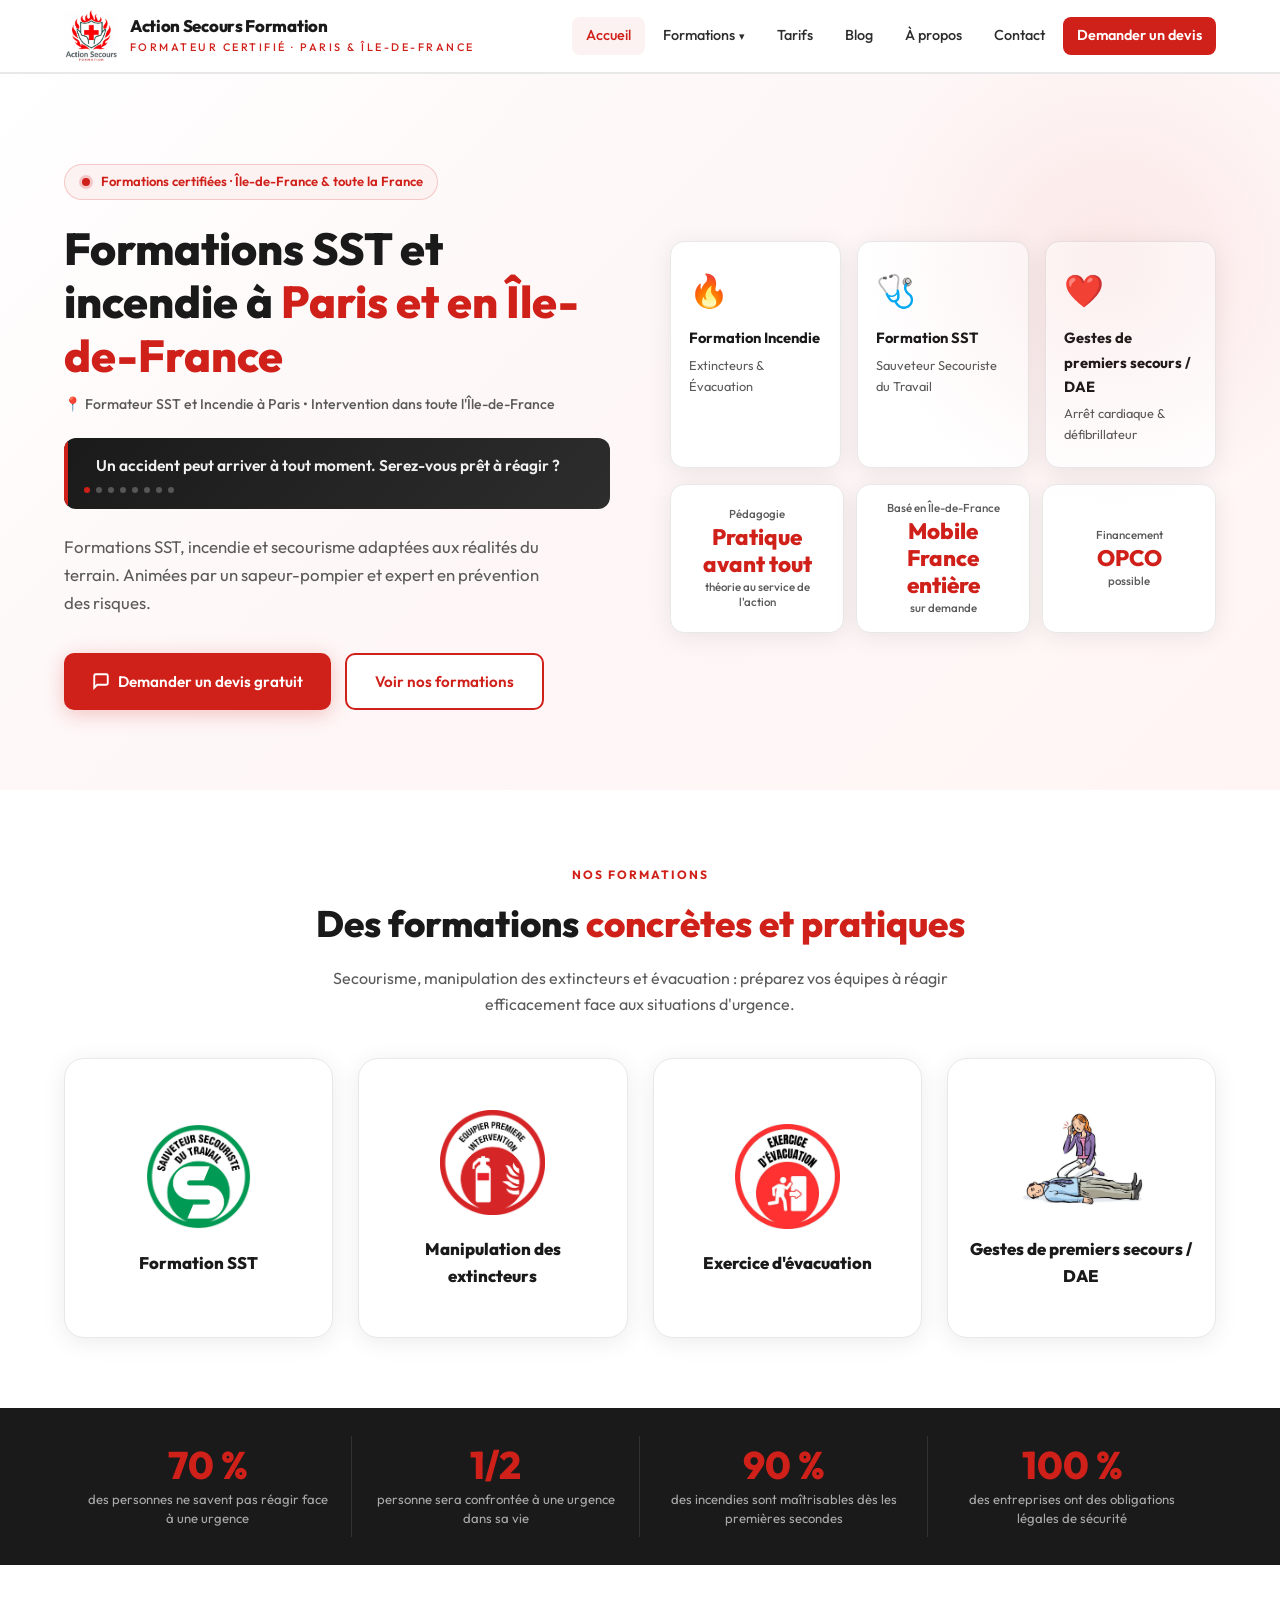
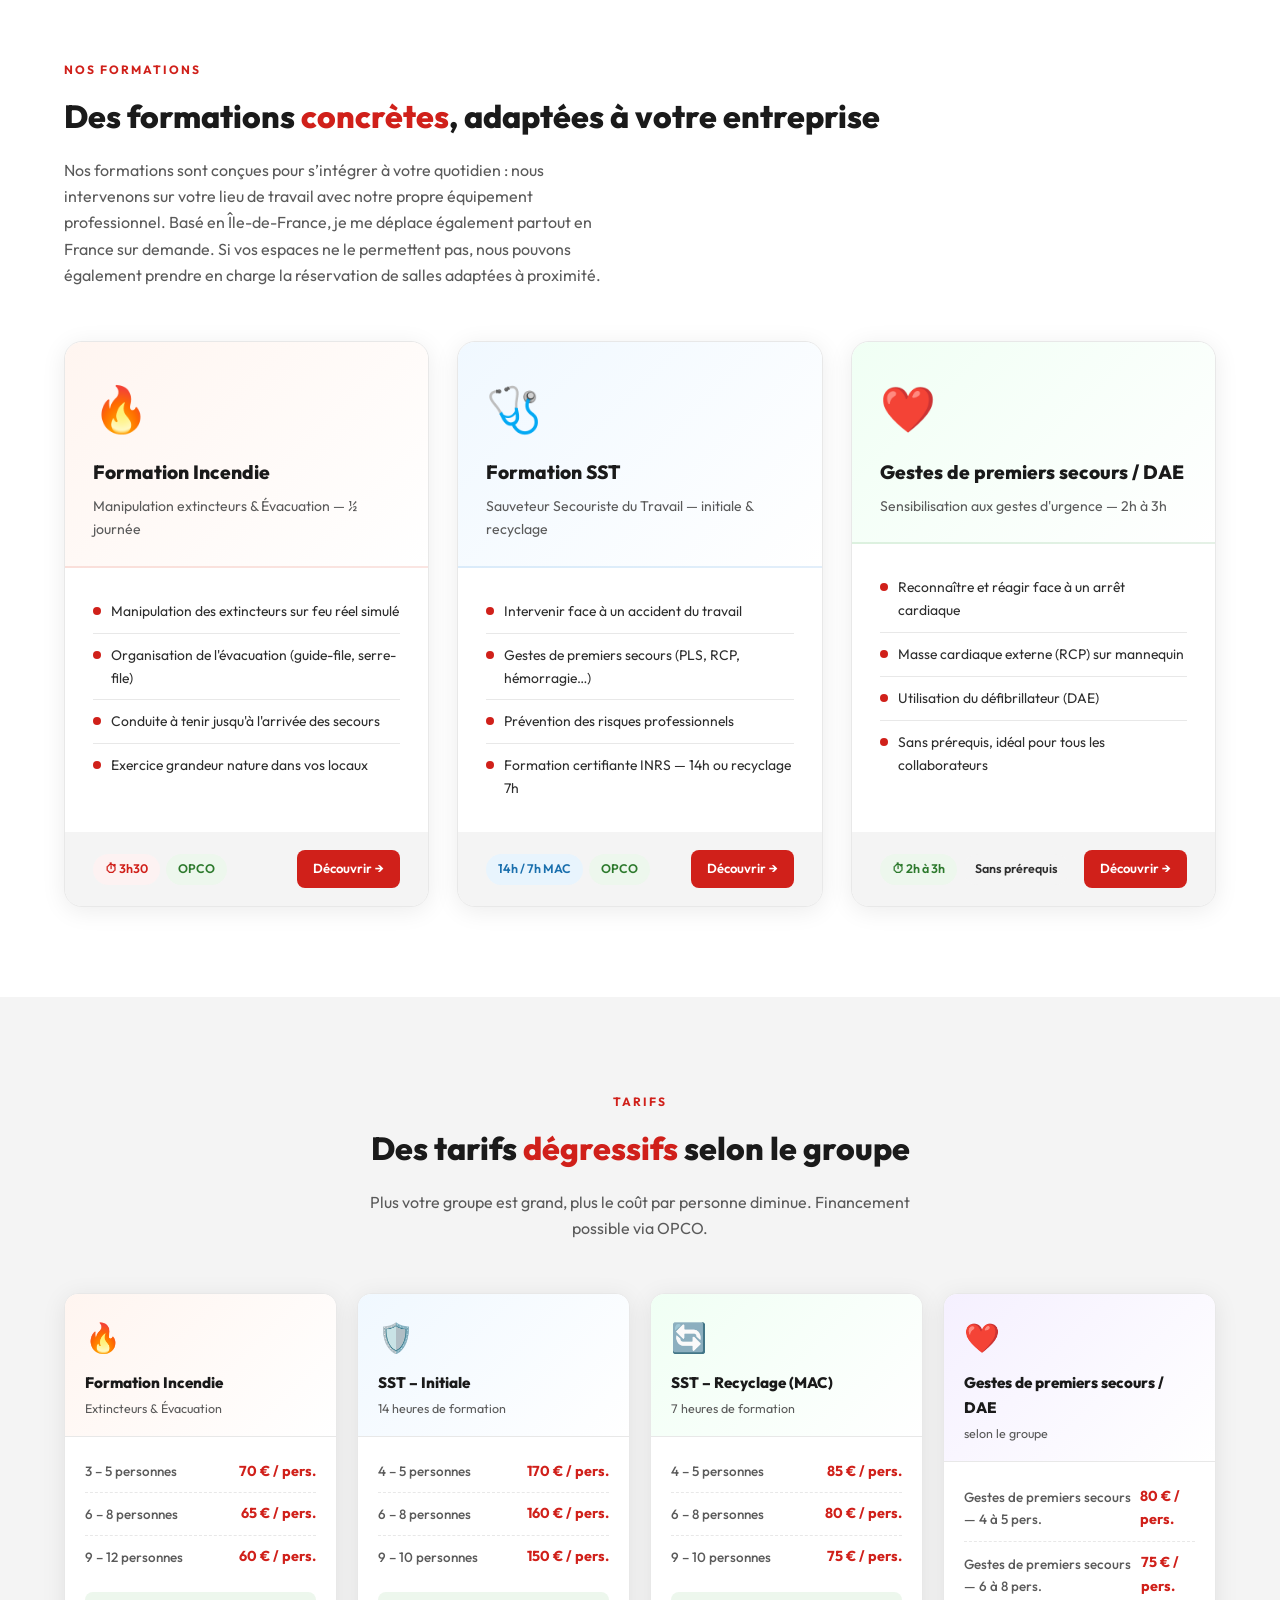
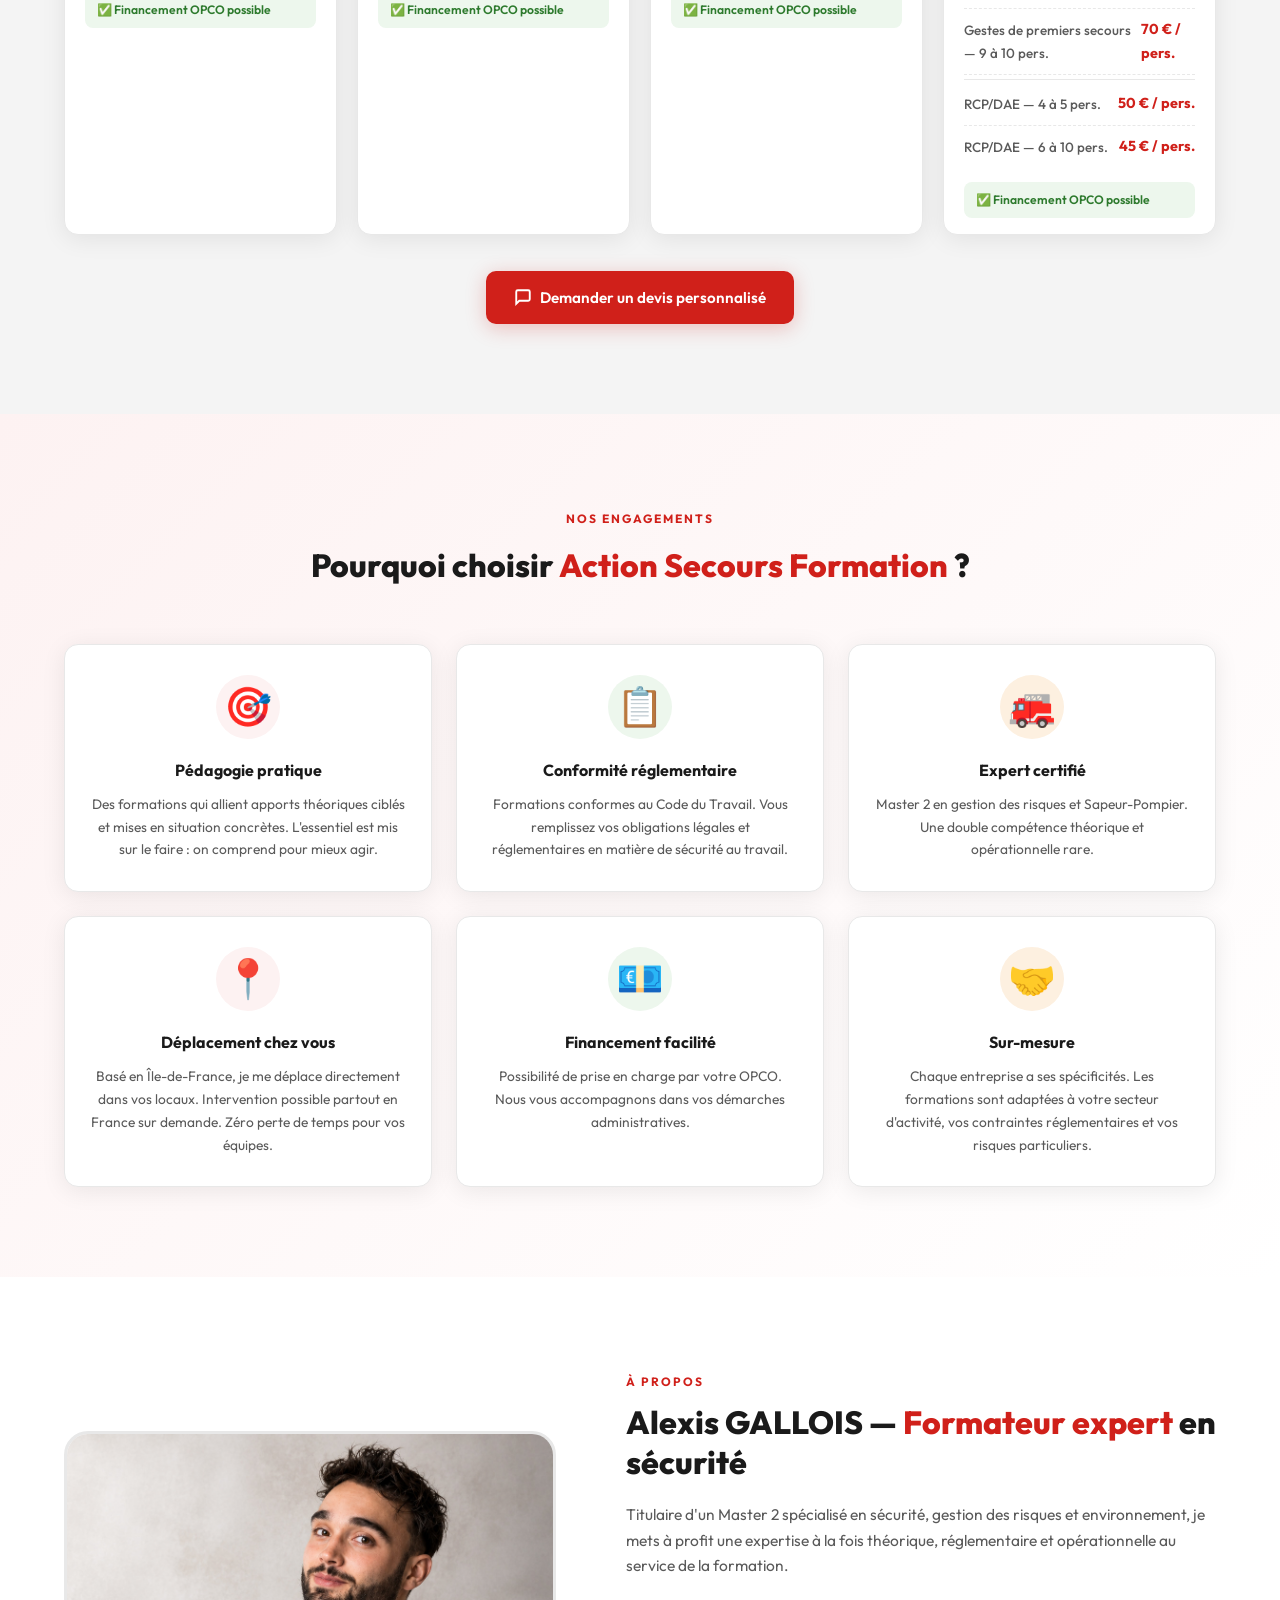
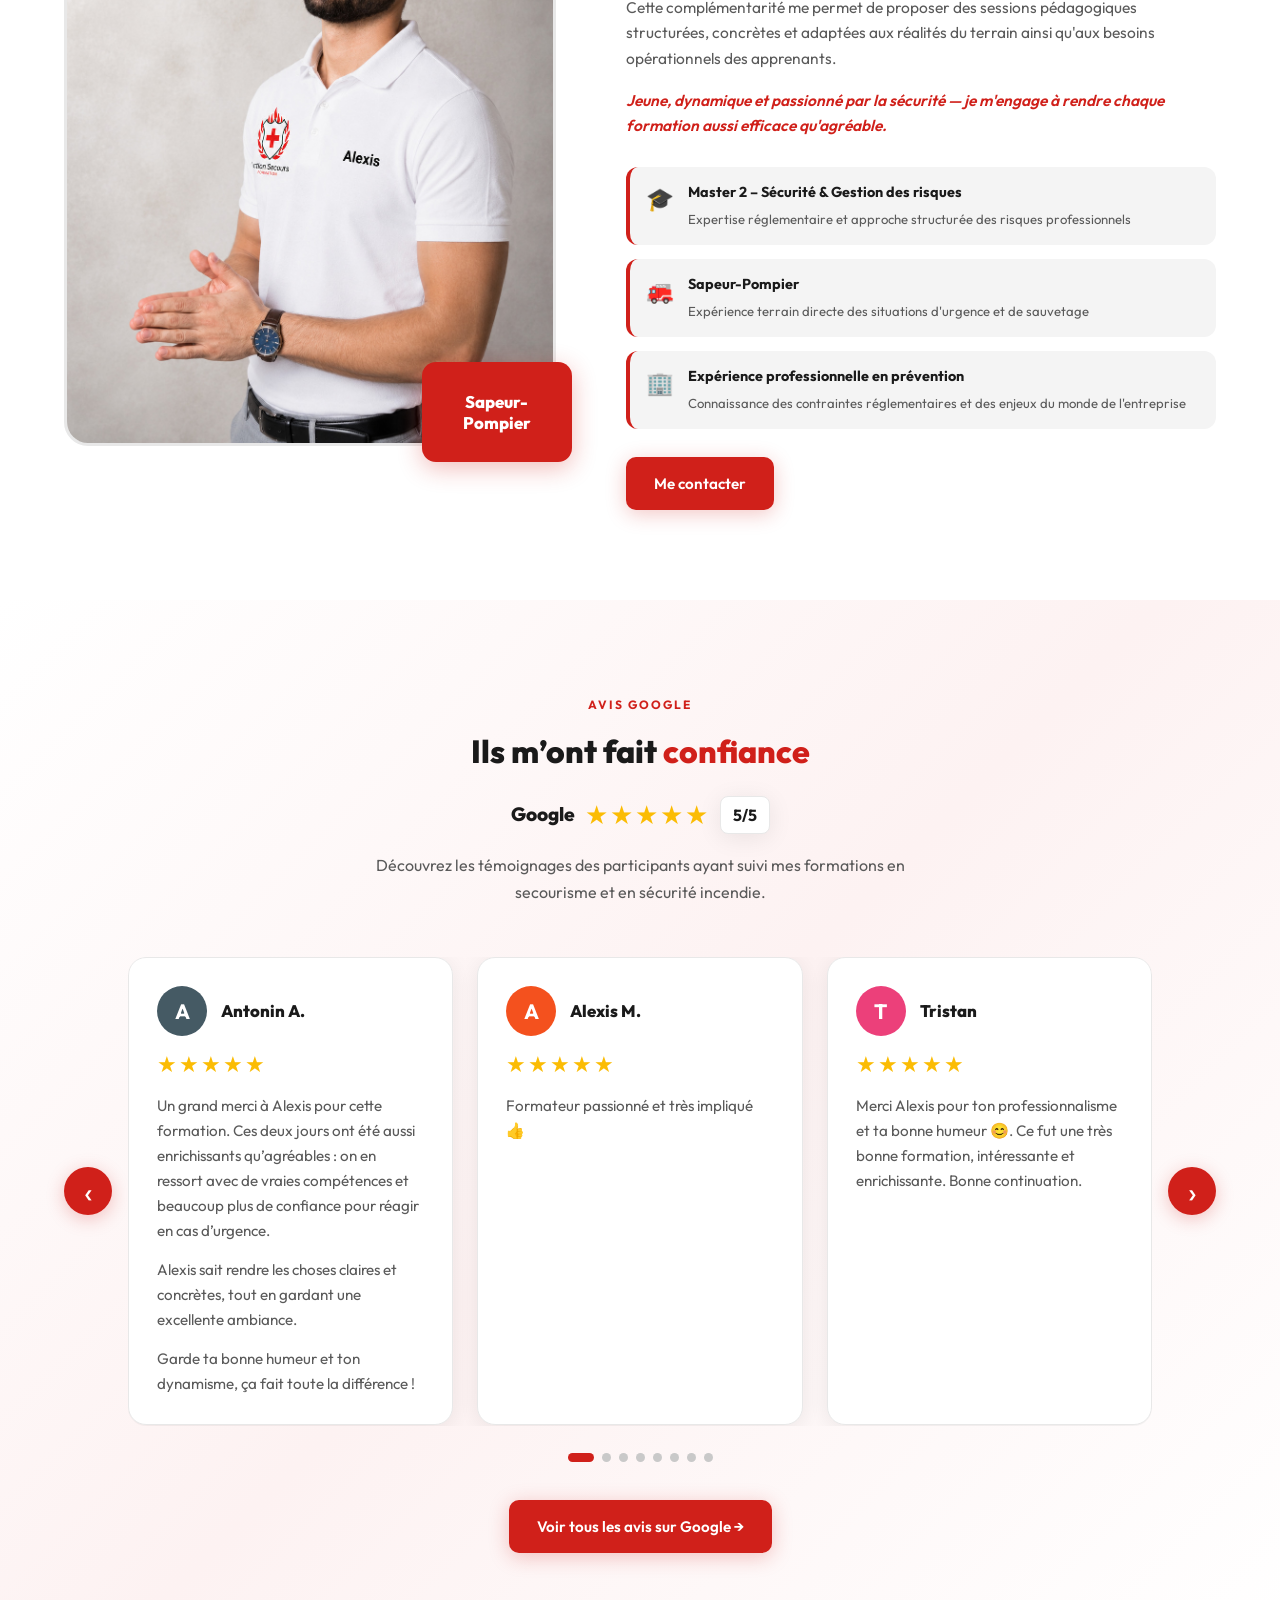
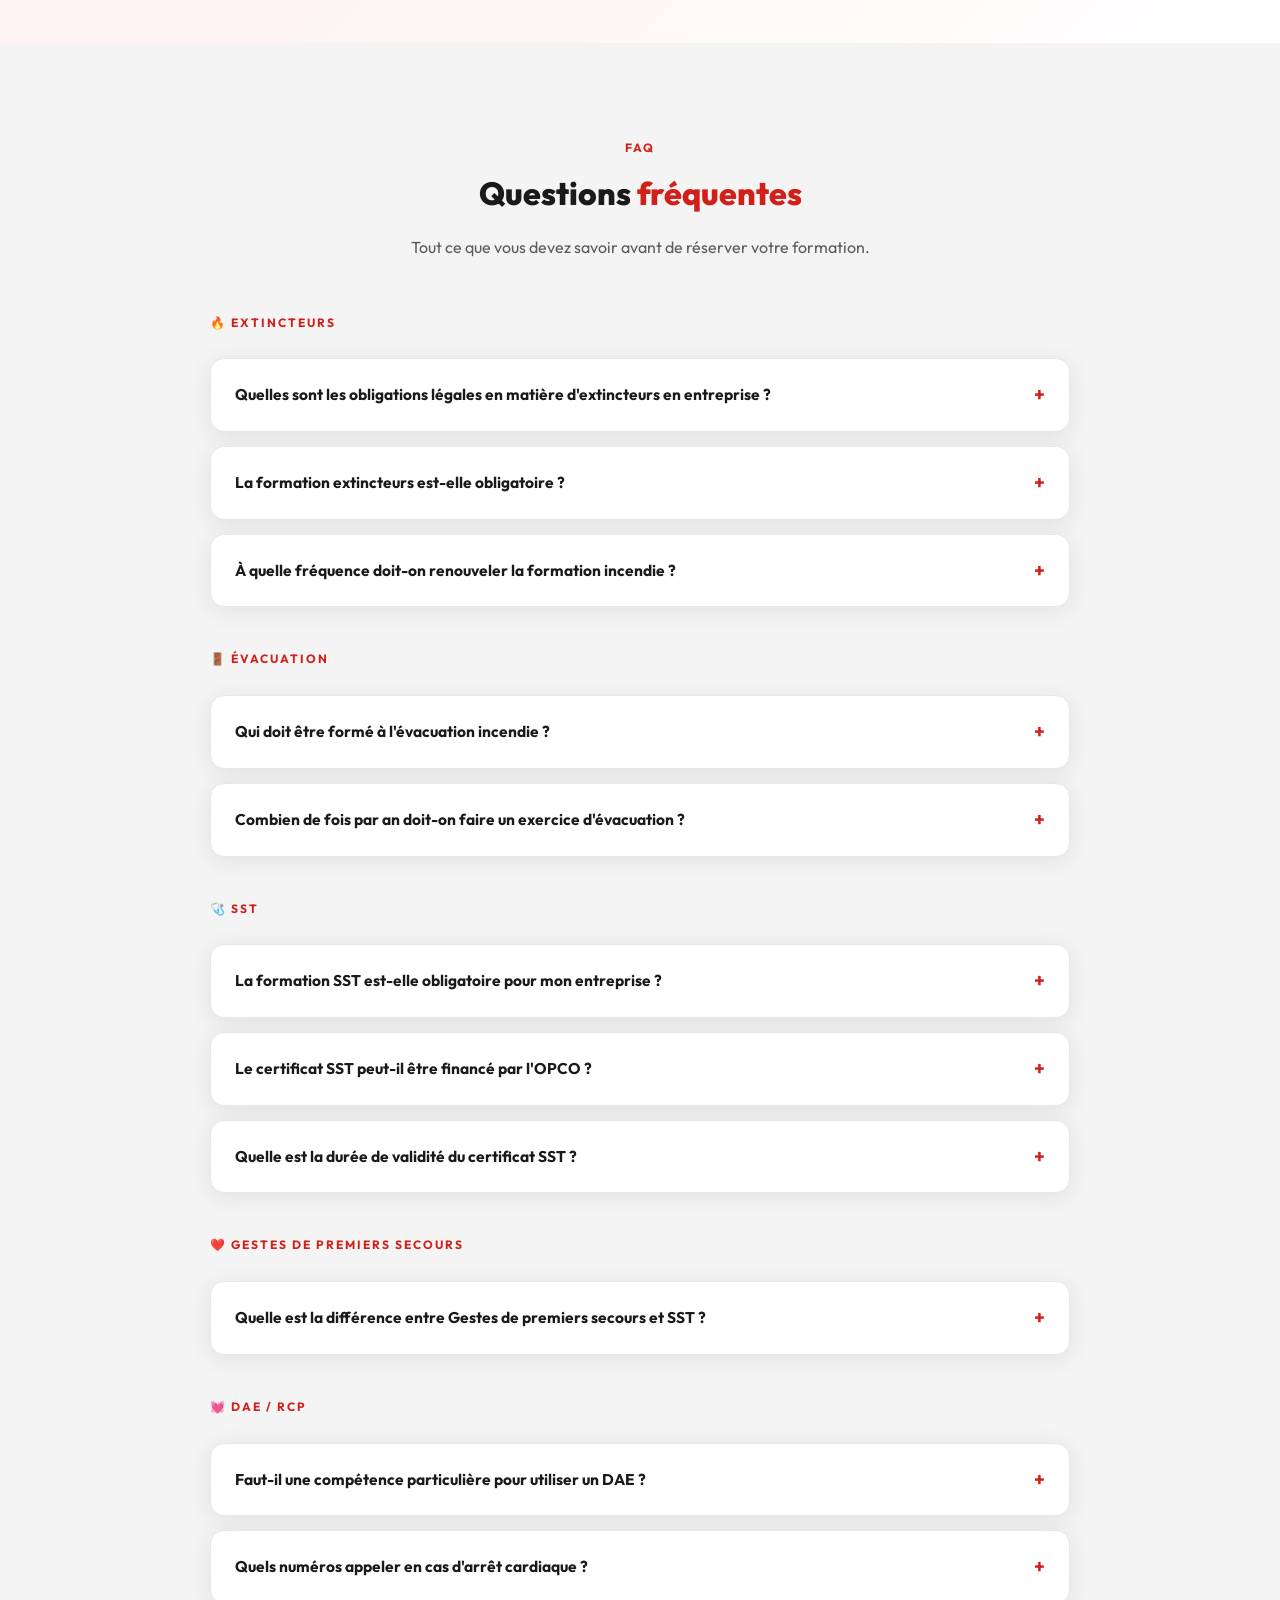
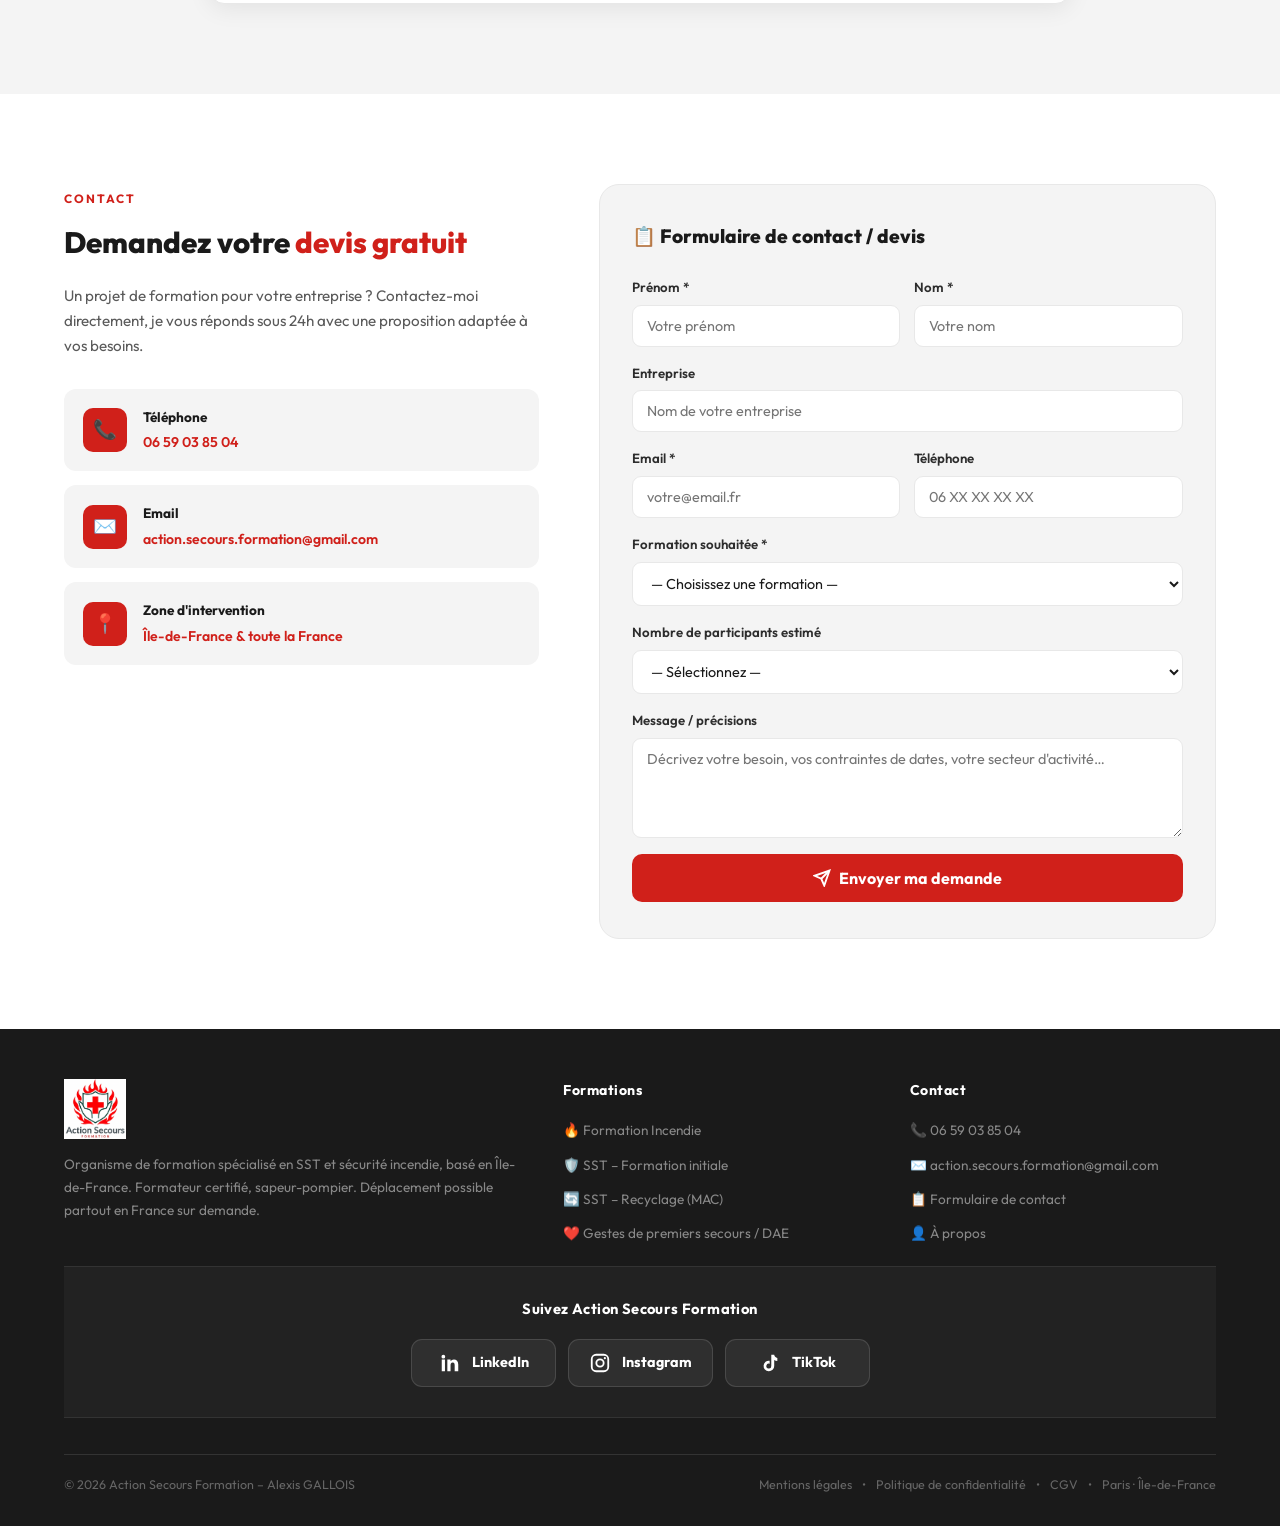
<file: index.html>
<!DOCTYPE html>
<html lang="fr">
<script type="application/ld+json">
{
  "@context": "https://schema.org",
  "@graph": [
    {
      "@type": "LocalBusiness",
      "@id": "https://asf-formation.com/#business",
      "name": "Action Secours Formation",
      "url": "https://asf-formation.com/",
      "logo": "https://asf-formation.com/logo.png",
      "image": "https://asf-formation.com/votre-photo.jpg",
      "telephone": "+33659038504",
      "email": "action.secours.formation@gmail.com",
      "priceRange": "€€",
      "address": {
        "@type": "PostalAddress",
        "addressLocality": "Corbeil-Essonnes",
        "postalCode": "91100",
        "addressRegion": "Île-de-France",
        "addressCountry": "FR"
      },
      "areaServed": [
        {
          "@type": "City",
          "name": "Paris"
        },
        {
          "@type": "AdministrativeArea",
          "name": "Île-de-France"
        }
      ],
      "founder": {
        "@id": "https://asf-formation.com/#alexis-gallois"
      },
      "hasOfferCatalog": {
        "@type": "OfferCatalog",
        "name": "Formations professionnelles",
        "itemListElement": [
          {
            "@type": "Offer",
            "itemOffered": {
              "@type": "Service",
              "name": "Formation SST",
              "url": "https://asf-formation.com/formation-sst.html",
              "areaServed": "Paris et Île-de-France"
            }
          },
          {
            "@type": "Offer",
            "itemOffered": {
              "@type": "Service",
              "name": "Formation incendie",
              "url": "https://asf-formation.com/formation-incendie.html",
              "areaServed": "Paris et Île-de-France"
            }
          },
          {
            "@type": "Offer",
            "itemOffered": {
              "@type": "Service",
              "name": "Formation DAE et Gestes de premiers secours",
              "url": "https://asf-formation.com/formation-dae.html",
              "areaServed": "Paris et Île-de-France"
            }
          }
        ]
      }
    },
    {
      "@type": "Person",
      "@id": "https://asf-formation.com/#alexis-gallois",
      "name": "Alexis Gallois",
      "jobTitle": "Formateur SST et sécurité incendie",
      "image": "https://asf-formation.com/votre-photo.jpg",
      "worksFor": {
        "@id": "https://asf-formation.com/#business"
      }
    },
    {
      "@type": "WebSite",
      "@id": "https://asf-formation.com/#website",
      "url": "https://asf-formation.com/",
      "name": "Action Secours Formation",
      "publisher": {
        "@id": "https://asf-formation.com/#business"
      },
      "inLanguage": "fr-FR"
    }
  ]
}
</script>

</head><head>
  <meta charset="UTF-8" />
  <meta name="viewport" content="width=device-width, initial-scale=1.0" />
<title>Formation SST & Incendie Paris et Île-de-France | Action Secours Formation</title>
<meta name="description" content="Organisme de formation SST, incendie, évacuation, extincteurs, DAE et Gestes de premiers secours à Paris et en Île-de-France. Intervention directement dans vos locaux. Devis gratuit.">
  <meta name="robots" content="index, follow"/> 
  <link rel="canonical" href="https://asf-formation.com/">
  <meta property="og:type" content="website"/>
  <meta property="og:title" content="Formation SST & Incendie en Île-de-France | Action Secours Formation"/>
  <meta property="og:description" content="Formations SST, extincteurs, évacuation incendie. Formateur certifié INRS & sapeur-pompier. Basé en Île-de-France, déplacement partout en France sur demande. Devis gratuit."/>
  <meta property="og:url" content="https://www.action-secours-formation.fr/"/>
  <link rel="icon" type="image/png" href="logo.png">
  <link rel="stylesheet" href="_shared.css">
  <style>
    /* ── HERO ── */
    .hero {
      background: linear-gradient(135deg, #fff 0%, #fef7f7 40%, #fff5f5 100%);
      padding: 90px 5% 80px;
      position: relative; overflow: hidden;
    }
    .hero::before {
      content: '';
      position: absolute; top: -60px; right: -80px;
      width: 500px; height: 500px;
      background: radial-gradient(circle, rgba(208,32,26,0.07) 0%, transparent 70%);
      pointer-events: none;
    }
    .hero-inner {
      max-width: 1200px; margin: 0 auto;
      display: grid; grid-template-columns: 1fr 1fr; gap: 60px; align-items: center;
    }
    .hero-badge {
      display: inline-flex; align-items: center; gap: 8px;
      background: var(--rouge-light); border: 1.5px solid rgba(208,32,26,0.2);
      color: var(--rouge); font-size: 0.82rem; font-weight: 600;
      padding: 6px 14px; border-radius: 50px; margin-bottom: 22px;
    }
    .hero h1 {
      font-size: clamp(2rem, 3.5vw, 3rem);
      font-weight: 800; line-height: 1.2;
      color: var(--noir); margin-bottom: 20px;
    }
    .hero h1 em { font-style: normal; color: var(--rouge); }
    .hero-geo { font-size: 0.88rem; font-weight: 500; color: var(--gris); margin-bottom: 22px; margin-top: -10px; }

    /* Accroche rotative */
    .hero-accroche {
      background: linear-gradient(135deg, var(--noir) 0%, #2d2d2d 100%);
      color: var(--blanc); border-radius: 12px; padding: 16px 20px;
      margin-bottom: 24px; position: relative; overflow: hidden;
      min-height: 66px; display: flex; align-items: center;
    }
    .hero-accroche::before {
      content: ''; position: absolute; left: 0; top: 0; bottom: 0;
      width: 4px; background: var(--rouge); border-radius: 2px 0 0 2px;
    }
    .accroche-text {
      font-size: 0.97rem; font-weight: 600; line-height: 1.5; color: #f0f0f0;
      padding-left: 12px; opacity: 0; transform: translateX(30px);
      transition: opacity 0.8s ease, transform 0.8s ease; position: absolute;
    }
    .accroche-text.active { opacity: 1; transform: translateX(0); position: relative; }
    .accroche-dots { display: flex; gap: 6px; margin-top: 10px; }
    .accroche-dot {
      width: 6px; height: 6px; border-radius: 50%;
      background: rgba(255,255,255,0.25); cursor: pointer; transition: background 0.2s;
    }
    .accroche-dot.active { background: var(--rouge); }

    .hero p.hero-desc { font-size: 1.05rem; color: var(--gris); margin-bottom: 36px; max-width: 500px; }
    .hero-btns { display: flex; gap: 14px; flex-wrap: wrap; }

    /* Hero visual */
    .hero-visual { display: flex; flex-direction: column; gap: 16px; }
    .hero-cards { display: grid; grid-template-columns: 1fr 1fr 1fr; gap: 16px; }
    .hero-card {
      background: var(--blanc); border-radius: var(--radius); padding: 22px 18px;
      box-shadow: var(--shadow); border: 1.5px solid var(--border);
      transition: transform 0.2s, box-shadow 0.2s; cursor: pointer; text-decoration: none; color: inherit; display: block;
    }
    .hero-card:hover { transform: translateY(-4px); box-shadow: var(--shadow-hover); }
    .hero-card .icon { font-size: 2rem; margin-bottom: 10px; }
    .hero-card h3 { font-size: 0.92rem; font-weight: 700; color: var(--noir); margin-bottom: 4px; }
    .hero-card p { font-size: 0.8rem; color: var(--gris); }
    .hero-stats { display: flex; gap: 12px; }
    .stat-box {
      flex: 1; background: var(--blanc); border-radius: var(--radius); padding: 16px;
      box-shadow: var(--shadow); border: 1.5px solid var(--border);
      text-align: center; display: flex; flex-direction: column; align-items: center; justify-content: center; gap: 2px;
    }
    .stat-box strong { display: block; font-size: 1.4rem; font-weight: 800; color: var(--rouge); line-height: 1.2; }
    .stat-box span { font-size: 0.72rem; color: var(--gris); font-weight: 500; line-height: 1.3; }

    /* Stats banner */
    .stats-banner { background: var(--noir); padding: 28px 5%; overflow: hidden; }
    .stats-banner-inner {
      max-width: 1200px; margin: 0 auto;
      display: grid; grid-template-columns: repeat(4, 1fr);
    }
    .stat-impact { text-align: center; padding: 10px 20px; border-right: 1px solid rgba(255,255,255,0.1); }
    .stat-impact:last-child { border-right: none; }
    .stat-impact .big-num { font-size: clamp(2rem, 3vw, 2.8rem); font-weight: 800; color: var(--rouge); display: block; line-height: 1; margin-bottom: 6px; }
    .stat-impact p { font-size: 0.82rem; color: #aaa; line-height: 1.4; }

    /* Formations section */
    .formations { padding: 90px 5%; background: var(--blanc); }
    .formations-inner { max-width: 1200px; margin: 0 auto; }
    .formations-grid { display: grid; grid-template-columns: repeat(3, 1fr); gap: 28px; }
    .formation-card {
      background: var(--blanc); border-radius: 18px; overflow: hidden;
      border: 1.5px solid var(--border); box-shadow: var(--shadow);
      transition: transform 0.25s, box-shadow 0.25s;
      display: flex; flex-direction: column; text-decoration: none; color: inherit;
    }
    .formation-card:hover { transform: translateY(-6px); box-shadow: 0 16px 48px rgba(0,0,0,0.1); }
    .fc-header { padding: 30px 28px 24px; }
    .fc-header.incendie { background: linear-gradient(135deg, #fff5f0 0%, #fff 100%); border-bottom: 2px solid rgba(208,32,26,0.1); }
    .fc-header.sst { background: linear-gradient(135deg, #f0f8ff 0%, #fff 100%); border-bottom: 2px solid rgba(22,119,200,0.1); }
    .fc-header.dae { background: linear-gradient(135deg, #f0fff4 0%, #fff 100%); border-bottom: 2px solid rgba(45,122,45,0.1); }
    .fc-emoji { font-size: 2.8rem; display: block; margin-bottom: 12px; }
    .fc-header h3 { font-size: 1.2rem; font-weight: 800; color: var(--noir); margin-bottom: 6px; }
    .fc-header p { font-size: 0.88rem; color: var(--gris); }
    .fc-body { padding: 22px 28px; flex: 1; }
    .fc-item { display: flex; gap: 10px; align-items: flex-start; padding: 10px 0; border-bottom: 1px solid var(--border); }
    .fc-item:last-child { border-bottom: none; }
    .fc-item-dot { width: 8px; height: 8px; border-radius: 50%; background: var(--rouge); flex-shrink: 0; margin-top: 7px; }
    .fc-item-text { font-size: 0.87rem; color: var(--gris-fonce); }
    .fc-footer { padding: 18px 28px; background: var(--gris-clair); display: flex; justify-content: space-between; align-items: center; }
    .fc-tags { display: flex; gap: 6px; flex-wrap: wrap; }
    .fc-cta {
      display: inline-flex; align-items: center; gap: 6px;
      background: var(--rouge); color: var(--blanc);
      font-size: 0.82rem; font-weight: 600;
      padding: 8px 16px; border-radius: 8px; white-space: nowrap;
      transition: background 0.2s, transform 0.15s;
    }
    .fc-cta:hover { background: var(--rouge-hover); transform: translateY(-1px); }

    /* Tarifs */
    .tarifs { padding: 90px 5%; background: var(--gris-clair); }
    .tarifs-inner { max-width: 1200px; margin: 0 auto; }
    .tarifs-grid { display: grid; grid-template-columns: repeat(4, 1fr); gap: 20px; }
    .tarif-card {
  display: block;
  background: var(--blanc);
  border-radius: var(--radius);
  border: 1.5px solid var(--border);
  overflow: hidden;
  box-shadow: var(--shadow);
  color: inherit;
  text-decoration: none;
  cursor: pointer;
  transition: transform 0.2s, box-shadow 0.2s;
}
    .tarif-card:hover { transform: translateY(-5px); box-shadow: 0 12px 40px rgba(0,0,0,0.1); }
    .tarif-card-head { padding: 20px 20px 16px; border-bottom: 1px solid var(--border); }
    .tarif-card-head.incendie { background: linear-gradient(135deg, #fff5f0, #fff); }
    .tarif-card-head.sst-init { background: linear-gradient(135deg, #f0f8ff, #fff); }
    .tarif-card-head.sst-rec { background: linear-gradient(135deg, #f0fff4, #fff); }
    .tarif-card-head.dae { background: linear-gradient(135deg, #f5f0ff, #fff); }
    .tarif-card-head h3 { font-size: 0.95rem; font-weight: 800; color: var(--noir); margin-bottom: 4px; }
    .tarif-card-head p { font-size: 0.78rem; color: var(--gris); }
    .tarif-icon { font-size: 1.8rem; margin-bottom: 8px; display: block; }
    .tarif-rows { padding: 14px 20px; }
    .tarif-row {
      display: flex; justify-content: space-between; align-items: center;
      padding: 9px 0; border-bottom: 1px dashed var(--border); font-size: 0.84rem;
    }
    .tarif-row:last-child { border-bottom: none; }
    .tarif-row .nb { color: var(--gris); font-weight: 500; }
    .tarif-row .prix { font-weight: 700; color: var(--rouge); font-size: 0.9rem; }
    .tarif-financement {
      margin: 0 20px 16px; padding: 8px 12px;
      background: #edf7ed; border-radius: 8px;
      font-size: 0.76rem; color: var(--vert); font-weight: 600;
      display: flex; align-items: center; gap: 5px;
    }

    /* À propos */
    .about { padding: 90px 5%; background: var(--blanc); }
    .about-inner {
      max-width: 1200px; margin: 0 auto;
      display: grid; grid-template-columns: 1fr 1.2fr; gap: 70px; align-items: center;
    }
    .about-photo-wrap { position: relative; }
    .about-photo-placeholder {
      width: 100%; aspect-ratio: 4/5; border-radius: 24px; overflow: hidden;
      border: 3px solid var(--border); background: linear-gradient(135deg, #f0f0f0, #e0e0e0);
    }
    .about-photo-placeholder img { width: 100%; height: 100%; object-fit: cover; }
   .about-badge-float {
  position: absolute;
  bottom: -16px;
  right: -16px;

  width: 150px;
  height: 100px;

  background: var(--rouge);
  color: var(--blanc);

  border-radius: 14px;
  box-shadow: 0 6px 24px rgba(208,32,26,0.3);

  display: flex;
  align-items: center;
  justify-content: center;

  text-align: center;
  padding: 16px;
}

.about-badge-float strong {
  display: block;
  font-size: 1.05rem;
  font-weight: 800;
  line-height: 1.25;
}
    .about-content h2 { font-size: clamp(1.6rem, 2.5vw, 2.2rem); font-weight: 800; color: var(--noir); margin-bottom: 20px; line-height: 1.25; }
    .about-content h2 em { font-style: normal; color: var(--rouge); }
    .about-content p { color: var(--gris); font-size: 0.97rem; margin-bottom: 16px; }
    .about-atouts { display: flex; flex-direction: column; gap: 14px; margin: 28px 0; }
    .atout {
      display: flex; align-items: flex-start; gap: 14px;
      background: var(--gris-clair); border-radius: 12px; padding: 14px 16px;
      border-left: 4px solid var(--rouge);
    }
    .atout-icon { font-size: 1.4rem; flex-shrink: 0; }
    .atout-text strong { display: block; font-size: 0.9rem; font-weight: 700; color: var(--noir); }
    .atout-text span { font-size: 0.82rem; color: var(--gris); }

    /* Pourquoi */
    .pourquoi { padding: 90px 5%; background: linear-gradient(135deg, #fdf2f2 0%, #fff 100%); }
    .pourquoi-inner { max-width: 1200px; margin: 0 auto; }
    .pourquoi-grid { display: grid; grid-template-columns: repeat(3, 1fr); gap: 24px; }
    .pourquoi-card {
      background: var(--blanc); border-radius: var(--radius);
      padding: 30px 26px; border: 1.5px solid var(--border); box-shadow: var(--shadow);
      transition: transform 0.2s, box-shadow 0.2s; text-align: center;
    }
    .pourquoi-card:hover { transform: translateY(-5px); box-shadow: var(--shadow-hover); }
    .pourquoi-card .p-icon {
      font-size: 2.4rem; width: 64px; height: 64px; border-radius: 50%;
      display: flex; align-items: center; justify-content: center; margin: 0 auto 18px;
    }
    .pourquoi-card .p-icon.rouge { background: var(--rouge-light); }
    .pourquoi-card .p-icon.vert { background: #edf7ed; }
    .pourquoi-card .p-icon.orange { background: #fdf0e0; }
    .pourquoi-card h3 { font-size: 1rem; font-weight: 700; color: var(--noir); margin-bottom: 10px; }
    .pourquoi-card p { font-size: 0.86rem; color: var(--gris); }

    /* FAQ */
    .faq-section { padding: 90px 5%; background: var(--gris-clair); }
    .faq-inner { max-width: 1200px; margin: 0 auto; }
    .faq-grid { max-width: 860px; margin: 0 auto; display: flex; flex-direction: column; gap: 14px; }
    .faq-item {
      background: var(--blanc); border-radius: var(--radius);
      border: 1.5px solid var(--border); box-shadow: var(--shadow); overflow: hidden;
    }
    .faq-item summary {
      padding: 20px 24px; font-weight: 700; font-size: 0.97rem;
      cursor: pointer; list-style: none; display: flex; justify-content: space-between;
      align-items: center; color: var(--noir);
    }
    .faq-item summary::-webkit-details-marker { display: none; }
    .faq-item summary .faq-icon { color: var(--rouge); font-size: 1.2rem; flex-shrink: 0; margin-left: 12px; transition: transform 0.3s; }
    .faq-item[open] summary .faq-icon { transform: rotate(45deg); }
    .faq-item summary:hover { background: var(--rouge-light); }
    .faq-answer { padding: 0 24px 20px; color: var(--gris); font-size: 0.92rem; line-height: 1.65; }
    .faq-category { font-size: 0.75rem; font-weight: 700; letter-spacing: 2px; text-transform: uppercase; color: var(--rouge); margin: 28px 0 12px; }
    .faq-category:first-child { margin-top: 0; }

    @media (max-width: 900px) {
      .hero-inner { grid-template-columns: 1fr; }
      .hero-visual { display: none; }
      .formations-grid { grid-template-columns: 1fr; }
      .tarifs-grid { grid-template-columns: 1fr 1fr; }
      .about-inner { grid-template-columns: 1fr; }
      .pourquoi-grid { grid-template-columns: 1fr; }
      .stats-banner-inner { grid-template-columns: repeat(2, 1fr); }
      .stat-impact { border-right: none; border-bottom: 1px solid rgba(255,255,255,0.1); padding: 14px; }
      .about-badge-float { bottom: 10px; right: 10px; }
    }
    @media (max-width: 600px) {
      .tarifs-grid { grid-template-columns: 1fr; }
    }
    /* ── IDENTITÉS FORMATIONS ── */

.formation-logos-section {
  padding: 70px 5%;
  background: #ffffff;
}

.formation-logos-inner {
  max-width: 1200px;
  margin: 0 auto;
  text-align: center;
}

.formation-logos-header {
  margin-bottom: 40px;
}

.formation-logos-header h2 {
  font-size: clamp(1.7rem, 3vw, 2.3rem);
  font-weight: 800;
  color: var(--noir);
  margin-bottom: 10px;
}

.formation-logos-header h2 em {
  color: var(--rouge);
  font-style: normal;
}

.formation-logos-header p {
  max-width: 650px;
  margin: 0 auto;
  color: var(--gris);
}

.formation-logos-grid {
  display: grid;
grid-template-columns: repeat(4, 1fr);
  gap: 25px;
}

.formation-logo-card {
  min-height: 280px;
  padding: 28px 20px 24px;
  background: #ffffff;
  border: 1.5px solid var(--border);
  border-radius: 20px;
  box-shadow: var(--shadow);
  text-decoration: none;
  color: var(--noir);
  display: flex;
  flex-direction: column;
  align-items: center;
  justify-content: center;
  transition: 0.25s ease;
}

.formation-logo-card:hover {
  transform: translateY(-6px);
  box-shadow: var(--shadow-hover);
}

.formation-logo-card img {
  width: 150px;
  height: 105px;
  object-fit: contain;
  margin-bottom: 20px;
}

.formation-logo-card h3 {
  font-size: 1.05rem;
  font-weight: 800;
}

@media (max-width: 750px) {
  .formation-logos-grid {
    grid-template-columns: 1fr;
  }

  .formation-logo-card img {
    width: 150px;
    height: 150px;
  }
}
  </style>
</head>
<body>

<main>

<!-- ── HERO ── -->
<section class="hero" id="accueil">
  <div class="hero-inner">
    <div class="hero-text">
      <div class="hero-badge">
        <svg width="14" height="14" viewBox="0 0 14 14" fill="none"><circle cx="7" cy="7" r="7" fill="#D0201A" opacity="0.2"/><circle cx="7" cy="7" r="4" fill="#D0201A"/></svg>
        Formations certifiées · Île-de-France &amp; toute la France
      </div>
   <h1>Formations SST et incendie à <em>Paris et en Île-de-France</em></h1>
<p class="hero-geo">📍 Formateur SST et Incendie à Paris • Intervention dans toute l'Île-de-France</p>
      <div class="hero-accroche" id="accrocheBox">
        <div style="width:100%">
          <div class="accroche-text active" id="accrocheText">Un accident peut arriver à tout moment. Serez-vous prêt à réagir ?</div>
          <div class="accroche-dots" id="accrocheDots"></div>
        </div>
      </div>

      <p class="hero-desc">Formations SST, incendie et secourisme adaptées aux réalités du terrain. Animées par un sapeur-pompier et expert en prévention des risques.</p>
      <div class="hero-btns">
        <a href="#contact" class="btn btn-primary">
          <svg width="18" height="18" viewBox="0 0 24 24" fill="none" stroke="currentColor" stroke-width="2.5"><path d="M21 15a2 2 0 0 1-2 2H7l-4 4V5a2 2 0 0 1 2-2h14a2 2 0 0 1 2 2z"/></svg>
          Demander un devis gratuit
        </a>
        <a href="#formations" class="btn btn-secondary">Voir nos formations</a>
      </div>
    </div>
    <div class="hero-visual">
      <div class="hero-cards">
        <a href="formation-incendie.html" class="hero-card">
          <div class="icon">🔥</div>
          <h3>Formation Incendie</h3>
          <p>Extincteurs &amp; Évacuation</p>
        </a>
        <a href="formation-sst.html" class="hero-card">
          <div class="icon">🩺</div>
          <h3>Formation SST</h3>
          <p>Sauveteur Secouriste du Travail</p>
        </a>
        <a href="formation-dae.html" class="hero-card">
          <div class="icon">❤️</div>
          <h3>Gestes de premiers secours / DAE</h3>
          <p>Arrêt cardiaque &amp; défibrillateur</p>
        </a>
      </div>
      <div class="hero-stats">
        <div class="stat-box">
          <span>Pédagogie</span>
          <strong>Pratique<br>avant tout</strong>
          <span>théorie au service de l'action</span>
        </div>
        <div class="stat-box">
          <span>Basé en Île-de-France</span>
          <strong>Mobile<br>France entière</strong>
          <span>sur demande</span>
        </div>
        <div class="stat-box">
          <span>Financement</span>
          <strong>OPCO</strong>
          <span>possible</span>
        </div>
      </div>
    </div>
  </div>
</section>
<!-- ── LOGOS FORMATIONS ── -->

<section class="formation-logos-section">

  <div class="formation-logos-inner">

    <div class="formation-logos-header">

      <span class="section-label">
        Nos formations
      </span>

      <h2>
        Des formations <em>concrètes et pratiques</em>
      </h2>

      <p>
        Secourisme, manipulation des extincteurs et évacuation :
        préparez vos équipes à réagir efficacement face aux situations d'urgence.
      </p>

    </div>

    <div class="formation-logos-grid">

      <a href="formation-sst.html" class="formation-logo-card">

        <img
          src="logo-sst.png"
          alt="Sauveteur Secouriste du Travail SST"
        >

        <h3>Formation SST</h3>

      </a>


      <a href="formation-incendie.html" class="formation-logo-card">

        <img
          src="logo-manipulation-extincteur.png"
          alt="Formation manipulation des extincteurs"
        >

        <h3>Manipulation des extincteurs</h3>

      </a>


      <a href="formation-incendie.html" class="formation-logo-card">

        <img
          src="logo-exercice-evacuation.png"
          alt="Exercice d'évacuation incendie"
        >

        <h3>Exercice d'évacuation</h3>

      </a>
      <a href="formation-dae.html" class="formation-logo-card">

  <img
    src="logo-gqs-dae.png"
    alt="Formation Gestes de premiers secours et DAE"
  >

  <h3>Gestes de premiers secours / DAE</h3>

</a>

    </div>

  </div>

</section>
<!-- ── BANDEAU STATS ── -->
<div class="stats-banner">
  <div class="stats-banner-inner">
    <div class="stat-impact">
      <span class="big-num">70 %</span>
      <p>des personnes ne savent pas réagir face à une urgence</p>
    </div>

    <div class="stat-impact">
      <span class="big-num">1/2</span>
      <p>personne sera confrontée à une urgence dans sa vie</p>
    </div>

    <div class="stat-impact">
      <span class="big-num">90 %</span>
      <p>des incendies sont maîtrisables dès les premières secondes</p>
    </div>

    <div class="stat-impact">
      <span class="big-num">100 %</span>
      <p>des entreprises ont des obligations légales de sécurité</p>
    </div>
  </div>
</div>

<!-- ── FORMATIONS ── -->
<section class="formations" id="formations">
  <div class="formations-inner">
    <div class="section-header reveal">
      <div class="section-label">Nos formations</div>
      <h2 class="section-title">Des formations <em>concrètes</em>, adaptées à votre entreprise</h2>
      <p class="section-sub">Nos formations sont conçues pour s’intégrer à votre quotidien : nous intervenons sur votre lieu de travail avec notre propre équipement professionnel. Basé en Île-de-France, je me déplace également partout en France sur demande. Si vos espaces ne le permettent pas, nous pouvons également prendre en charge la réservation de salles adaptées à proximité.</p>
    </div>
    <div class="formations-grid">

      <a href="formation-incendie.html" class="formation-card reveal reveal-delay-1">
        <div class="fc-header incendie">
          <span class="fc-emoji">🔥</span>
          <h3>Formation Incendie</h3>
          <p>Manipulation extincteurs &amp; Évacuation — ½ journée</p>
        </div>
        <div class="fc-body">
          <div class="fc-item"><div class="fc-item-dot"></div><div class="fc-item-text">Manipulation des extincteurs sur feu réel simulé</div></div>
          <div class="fc-item"><div class="fc-item-dot"></div><div class="fc-item-text">Organisation de l'évacuation (guide-file, serre-file)</div></div>
          <div class="fc-item"><div class="fc-item-dot"></div><div class="fc-item-text">Conduite à tenir jusqu'à l'arrivée des secours</div></div>
          <div class="fc-item"><div class="fc-item-dot"></div><div class="fc-item-text">Exercice grandeur nature dans vos locaux</div></div>
        </div>
        <div class="fc-footer">
          <div class="fc-tags">
            <span class="tag rouge">⏱ 3h30</span>
            <span class="tag vert">OPCO</span>
          </div>
          <span class="fc-cta">Découvrir →</span>
        </div>
      </a>

      <a href="formation-sst.html" class="formation-card reveal reveal-delay-2">
        <div class="fc-header sst">
          <span class="fc-emoji">🩺</span>
          <h3>Formation SST</h3>
          <p>Sauveteur Secouriste du Travail — initiale &amp; recyclage</p>
        </div>
        <div class="fc-body">
          <div class="fc-item"><div class="fc-item-dot"></div><div class="fc-item-text">Intervenir face à un accident du travail</div></div>
          <div class="fc-item"><div class="fc-item-dot"></div><div class="fc-item-text">Gestes de premiers secours (PLS, RCP, hémorragie…)</div></div>
          <div class="fc-item"><div class="fc-item-dot"></div><div class="fc-item-text">Prévention des risques professionnels</div></div>
          <div class="fc-item"><div class="fc-item-dot"></div><div class="fc-item-text">Formation certifiante INRS — 14h ou recyclage 7h</div></div>
        </div>
        <div class="fc-footer">
          <div class="fc-tags">
            <span class="tag bleu">14h / 7h MAC</span>
            <span class="tag vert">OPCO</span>
          </div>
          <span class="fc-cta">Découvrir →</span>
        </div>
      </a>

      <a href="formation-dae.html" class="formation-card reveal reveal-delay-3">
        <div class="fc-header dae">
          <span class="fc-emoji">❤️</span>
          <h3>Gestes de premiers secours / DAE</h3>
          <p>Sensibilisation aux gestes d'urgence — 2h à 3h</p>
        </div>
        <div class="fc-body">
          <div class="fc-item"><div class="fc-item-dot"></div><div class="fc-item-text">Reconnaître et réagir face à un arrêt cardiaque</div></div>
          <div class="fc-item"><div class="fc-item-dot"></div><div class="fc-item-text">Masse cardiaque externe (RCP) sur mannequin</div></div>
          <div class="fc-item"><div class="fc-item-dot"></div><div class="fc-item-text">Utilisation du défibrillateur (DAE)</div></div>
          <div class="fc-item"><div class="fc-item-dot"></div><div class="fc-item-text">Sans prérequis, idéal pour tous les collaborateurs</div></div>
        </div>
        <div class="fc-footer">
          <div class="fc-tags">
            <span class="tag vert">⏱ 2h à 3h</span>
            <span class="tag gris">Sans prérequis</span>
          </div>
          <span class="fc-cta">Découvrir →</span>
        </div>
      </a>

    </div>
  </div>
</section>

<!-- ── TARIFS ── -->
<section class="tarifs" id="tarifs">
  <div class="tarifs-inner">
    <div class="section-header center reveal">
      <div class="section-label">Tarifs</div>
      <h2 class="section-title">Des tarifs <em>dégressifs</em> selon le groupe</h2>
      <p class="section-sub">Plus votre groupe est grand, plus le coût par personne diminue. Financement possible via OPCO.</p>
    </div>
    <div class="tarifs-grid">

  <a href="formation-incendie.html" class="tarif-card reveal reveal-delay-1">
    <div class="tarif-card-head incendie">
      <span class="tarif-icon">🔥</span>
      <h3>Formation Incendie</h3>
      <p>Extincteurs &amp; Évacuation</p>
    </div>

    <div class="tarif-rows">
      <div class="tarif-row">
        <span class="nb">3 – 5 personnes</span>
        <span class="prix">70 € / pers.</span>
      </div>

      <div class="tarif-row">
        <span class="nb">6 – 8 personnes</span>
        <span class="prix">65 € / pers.</span>
      </div>

      <div class="tarif-row">
        <span class="nb">9 – 12 personnes</span>
        <span class="prix">60 € / pers.</span>
      </div>
    </div>

    <div class="tarif-financement">
      ✅ Financement OPCO possible
    </div>
  </a>


  <a href="formation-sst.html" class="tarif-card reveal reveal-delay-2">
    <div class="tarif-card-head sst-init">
      <span class="tarif-icon">🛡️</span>
      <h3>SST – Initiale</h3>
      <p>14 heures de formation</p>
    </div>

    <div class="tarif-rows">
      <div class="tarif-row">
        <span class="nb">4 – 5 personnes</span>
        <span class="prix">170 € / pers.</span>
      </div>

      <div class="tarif-row">
        <span class="nb">6 – 8 personnes</span>
        <span class="prix">160 € / pers.</span>
      </div>

      <div class="tarif-row">
        <span class="nb">9 – 10 personnes</span>
        <span class="prix">150 € / pers.</span>
      </div>
    </div>

    <div class="tarif-financement">
      ✅ Financement OPCO possible
    </div>
  </a>


  <a href="formation-sst.html#recyclage" class="tarif-card reveal reveal-delay-3">
    <div class="tarif-card-head sst-rec">
      <span class="tarif-icon">🔄</span>
      <h3>SST – Recyclage (MAC)</h3>
      <p>7 heures de formation</p>
    </div>

    <div class="tarif-rows">
      <div class="tarif-row">
        <span class="nb">4 – 5 personnes</span>
        <span class="prix">85 € / pers.</span>
      </div>

      <div class="tarif-row">
        <span class="nb">6 – 8 personnes</span>
        <span class="prix">80 € / pers.</span>
      </div>

      <div class="tarif-row">
        <span class="nb">9 – 10 personnes</span>
        <span class="prix">75 € / pers.</span>
      </div>
    </div>

    <div class="tarif-financement">
      ✅ Financement OPCO possible
    </div>
  </a>


  <a href="formation-dae.html" class="tarif-card reveal">
    <div class="tarif-card-head dae">
      <span class="tarif-icon">❤️</span>
      <h3>Gestes de premiers secours / DAE</h3>
      <p>selon le groupe </p>
    </div>

    <div class="tarif-rows">
      <div class="tarif-row">
        <span class="nb">Gestes de premiers secours — 4 à 5 pers.</span>
        <span class="prix">80 € / pers.</span>
      </div>

      <div class="tarif-row">
        <span class="nb">Gestes de premiers secours — 6 à 8 pers.</span>
        <span class="prix">75 € / pers.</span>
      </div>

      <div class="tarif-row">
        <span class="nb">Gestes de premiers secours — 9 à 10 pers.</span>
        <span class="prix">70 € / pers.</span>
      </div>

      <div
        class="tarif-row"
        style="border-top:1px solid var(--border);margin-top:4px;padding-top:12px;"
      >
        <span class="nb">RCP/DAE — 4 à 5 pers.</span>
        <span class="prix">50 € / pers.</span>
      </div>

      <div class="tarif-row">
        <span class="nb">RCP/DAE — 6 à 10 pers.</span>
        <span class="prix">45 € / pers.</span>
      </div>
    </div>

    <div class="tarif-financement">
      ✅ Financement OPCO possible
    </div>
  </a>

</div>

    <div style="text-align:center; margin-top:36px;" class="reveal">
      <a href="#contact" class="btn btn-primary">
        <svg width="18" height="18" viewBox="0 0 24 24" fill="none" stroke="currentColor" stroke-width="2.5"><path d="M21 15a2 2 0 0 1-2 2H7l-4 4V5a2 2 0 0 1 2-2h14a2 2 0 0 1 2 2z"/></svg>
        Demander un devis personnalisé
      </a>
    </div>
  </div>
</section>

<!-- ── POURQUOI ── -->
<section class="pourquoi">
  <div class="pourquoi-inner">
    <div class="section-header center reveal">
      <div class="section-label">Nos engagements</div>
      <h2 class="section-title">Pourquoi choisir <em>Action Secours Formation</em> ?</h2>
    </div>
    <div class="pourquoi-grid">
      <div class="pourquoi-card reveal reveal-delay-1">
        <div class="p-icon rouge">🎯</div>
        <h3>Pédagogie pratique</h3>
        <p>Des formations qui allient apports théoriques ciblés et mises en situation concrètes. L'essentiel est mis sur le faire : on comprend pour mieux agir.</p>
      </div>
      <div class="pourquoi-card reveal reveal-delay-2">
        <div class="p-icon vert">📋</div>
        <h3>Conformité réglementaire</h3>
        <p>Formations conformes au Code du Travail. Vous remplissez vos obligations légales et réglementaires en matière de sécurité au travail.</p>
      </div>
      <div class="pourquoi-card reveal reveal-delay-3">
        <div class="p-icon orange">🚒</div>
        <h3>Expert certifié</h3>
        <p>Master 2 en gestion des risques et Sapeur-Pompier. Une double compétence théorique et opérationnelle rare.</p>
      </div>
      <div class="pourquoi-card reveal reveal-delay-1">
        <div class="p-icon rouge">📍</div>
        <h3>Déplacement chez vous</h3>
        <p>Basé en Île-de-France, je me déplace directement dans vos locaux. Intervention possible partout en France sur demande. Zéro perte de temps pour vos équipes.</p>
      </div>
      <div class="pourquoi-card reveal reveal-delay-2">
        <div class="p-icon vert">💶</div>
        <h3>Financement facilité</h3>
        <p>Possibilité de prise en charge par votre OPCO. Nous vous accompagnons dans vos démarches administratives.</p>
      </div>
      <div class="pourquoi-card reveal reveal-delay-3">
        <div class="p-icon orange">🤝</div>
        <h3>Sur-mesure</h3>
        <p>Chaque entreprise a ses spécificités. Les formations sont adaptées à votre secteur d'activité, vos contraintes réglementaires et vos risques particuliers.</p>
      </div>
    </div>
  </div>
</section>

<!-- ── À PROPOS ── -->
<section class="about" id="about">
  <div class="about-inner">
    <div class="about-photo-wrap reveal">
      <div class="about-photo-placeholder">
        <img src="votre-photo.jpg" alt="Alexis GALLOIS – Action Secours Formation">
      </div>
      <div class="about-badge-float">
  <strong>Sapeur-Pompier</strong>
</div>
    </div>
    <div class="about-content reveal reveal-delay-2">
      <div class="section-label">À propos</div>
      <h2>Alexis GALLOIS — <em>Formateur expert</em> en sécurité</h2>
      <p>Titulaire d'un Master 2 spécialisé en sécurité, gestion des risques et environnement, je mets à profit une expertise à la fois théorique, réglementaire et opérationnelle au service de la formation.</p>
      <p>Cette complémentarité me permet de proposer des sessions pédagogiques structurées, concrètes et adaptées aux réalités du terrain ainsi qu'aux besoins opérationnels des apprenants.</p>
      <p style="font-style:italic; color:var(--rouge); font-weight:600;">Jeune, dynamique et passionné par la sécurité — je m'engage à rendre chaque formation aussi efficace qu'agréable.</p>
      <div class="about-atouts">
        <div class="atout">
          <div class="atout-icon">🎓</div>
          <div class="atout-text">
            <strong>Master 2 – Sécurité &amp; Gestion des risques</strong>
            <span>Expertise réglementaire et approche structurée des risques professionnels</span>
          </div>
        </div>
        <div class="atout">
          <div class="atout-icon">🚒</div>
          <div class="atout-text">
            <strong>Sapeur-Pompier</strong>
            <span>Expérience terrain directe des situations d'urgence et de sauvetage</span>
          </div>
        </div>
        <div class="atout">
          <div class="atout-icon">🏢</div>
          <div class="atout-text">
            <strong>Expérience professionnelle en prévention</strong>
            <span>Connaissance des contraintes réglementaires et des enjeux du monde de l'entreprise</span>
          </div>
        </div>
      </div>
      <a href="#contact" class="btn btn-primary" style="display:inline-flex;">Me contacter</a>
    </div>
  </div>
</section>
<!-- ═══════════════════════════════════════
     AVIS GOOGLE
════════════════════════════════════════ -->

<section class="google-reviews-section" id="avis">
  <div class="google-reviews-inner">

    <div class="section-header center reveal">
      <span class="section-label">Avis Google</span>

      <h2 class="section-title">
        Ils m’ont fait <em>confiance</em>
      </h2>

      <div class="google-global-rating">
        <span class="google-name">Google</span>

        <span
          class="google-global-stars"
          aria-label="5 étoiles sur 5"
        >
          ★★★★★
        </span>

        <strong>5/5</strong>
      </div>

      <p class="section-sub">
        Découvrez les témoignages des participants ayant suivi
        mes formations en secourisme et en sécurité incendie.
      </p>
    </div>

    <div
      class="google-reviews-carousel reveal"
      aria-label="Avis de participants"
    >

      <button
        class="google-carousel-arrow google-carousel-prev"
        type="button"
        aria-label="Afficher les avis précédents"
      >
        ‹
      </button>

      <div class="google-carousel-window">

        <div class="google-carousel-track">

          <!-- Avis 1 -->
          <article class="google-review-card">

            <div class="google-review-header">
              <div class="google-review-avatar avatar-grey">
                A
              </div>

              <h3>Antonin A.</h3>
            </div>

            <div
              class="google-review-stars"
              aria-label="5 étoiles sur 5"
            >
              ★★★★★
            </div>

            <p>
              Un grand merci à Alexis pour cette formation.
              Ces deux jours ont été aussi enrichissants
              qu’agréables : on en ressort avec de vraies
              compétences et beaucoup plus de confiance pour
              réagir en cas d’urgence.
            </p>

            <p>
              Alexis sait rendre les choses claires et concrètes,
              tout en gardant une excellente ambiance.
            </p>

            <p>
              Garde ta bonne humeur et ton dynamisme,
              ça fait toute la différence !
            </p>

          </article>

          <!-- Avis 2 -->
          <article class="google-review-card">

            <div class="google-review-header">
              <div class="google-review-avatar avatar-red">
                A
              </div>

              <h3>Alexis M.</h3>
            </div>

            <div
              class="google-review-stars"
              aria-label="5 étoiles sur 5"
            >
              ★★★★★
            </div>

            <p>
              Formateur passionné et très impliqué 👍
            </p>

          </article>

          <!-- Avis 3 -->
          <article class="google-review-card">

            <div class="google-review-header">
              <div class="google-review-avatar avatar-pink">
                T
              </div>

              <h3>Tristan</h3>
            </div>

            <div
              class="google-review-stars"
              aria-label="5 étoiles sur 5"
            >
              ★★★★★
            </div>

            <p>
              Merci Alexis pour ton professionnalisme et ta bonne
              humeur 😊. Ce fut une très bonne formation,
              intéressante et enrichissante. Bonne continuation.
            </p>

          </article>

          <!-- Avis 4 -->
          <article class="google-review-card">

            <div class="google-review-header">
              <div class="google-review-avatar avatar-purple">
                J
              </div>

              <h3>Janelle T.</h3>
            </div>

            <div
              class="google-review-stars"
              aria-label="5 étoiles sur 5"
            >
              ★★★★★
            </div>

            <p>
              Formateur très pédagogue et intéressant.
              Je remercie Alexis pour sa patience et sa gentillesse.
            </p>

          </article>

          <!-- Avis 5 -->
          <article class="google-review-card">

            <div class="google-review-header">
              <div class="google-review-avatar avatar-orange">
                M
              </div>

              <h3>Mehdi M.</h3>
            </div>

            <div
              class="google-review-stars"
              aria-label="5 étoiles sur 5"
            >
              ★★★★★
            </div>

            <p>
              Un grand merci à Alexis pour son dynamisme,
              sa sympathie et son professionnalisme tout au long
              de la formation.
            </p>

            <p>
              Grâce à ses compétences et à sa pédagogie,
              les notions ont été faciles à comprendre et les
              exercices pratiques très enrichissants.
            </p>

            <p>
              Formation à la fois sérieuse, conviviale et
              interactive. Je recommande vivement !
            </p>

          </article>

          <!-- Avis 6 -->
          <article class="google-review-card">

            <div class="google-review-header">
              <div class="google-review-avatar avatar-blue">
                A
              </div>

              <h3>Adrien P.</h3>
            </div>

            <div
              class="google-review-stars"
              aria-label="5 étoiles sur 5"
            >
              ★★★★★
            </div>

            <p>
              Très bonne formation, formateur très compétent.
              Je recommande !
            </p>

          </article>

          <!-- Avis 7 -->
          <article class="google-review-card">

            <div class="google-review-header">
              <div class="google-review-avatar avatar-dark-red">
                C
              </div>

              <h3>Celia M.</h3>
            </div>

            <div
              class="google-review-stars"
              aria-label="5 étoiles sur 5"
            >
              ★★★★★
            </div>

            <p>
              Une formation de qualité, professionnelle et
              pédagogique. Je recommande à 100 %. Merci Alexis.
            </p>

          </article>

          <!-- Avis 8 -->
          <article class="google-review-card">

            <div class="google-review-header">
              <div class="google-review-avatar avatar-green">
                A
              </div>

              <h3>Agathe H.</h3>
            </div>

            <div
              class="google-review-stars"
              aria-label="5 étoiles sur 5"
            >
              ★★★★★
            </div>

            <p>
              Formateur dynamique, sympathique, pédagogue et à
              l’écoute de ses stagiaires.
            </p>

            <p>
              Je recommande fortement Alexis pour sa formation
              de grande qualité. Encore un grand merci !
            </p>

          </article>

        </div>
      </div>

      <button
        class="google-carousel-arrow google-carousel-next"
        type="button"
        aria-label="Afficher les avis suivants"
      >
        ›
      </button>

    </div>

    <div class="google-carousel-dots"></div>

    <div class="google-reviews-button">
      <a
        href="https://share.google/sRsk0qWYsDfM20t38"
        class="btn btn-primary"
        target="_blank"
        rel="noopener noreferrer"
      >
        Voir tous les avis sur Google →
      </a>
    </div>

  </div>
</section>
<!-- ── FAQ ── -->
<section class="faq-section" id="faq">
  <div class="faq-inner">
    <div class="section-header center reveal">
      <div class="section-label">FAQ</div>
      <h2 class="section-title">Questions <em>fréquentes</em></h2>
      <p class="section-sub">Tout ce que vous devez savoir avant de réserver votre formation.</p>
    </div>
    <div class="faq-grid">

      <div class="faq-category">🔥 Extincteurs</div>
      <details class="faq-item reveal">
        <summary>Quelles sont les obligations légales en matière d'extincteurs en entreprise ? <span class="faq-icon">+</span></summary>
        <div class="faq-answer">Le Code du Travail (art. R4227-28 et suivants) impose à tout employeur de mettre en place des moyens de lutte contre l'incendie adaptés, notamment des extincteurs. La formation à leur utilisation est fortement recommandée et souvent exigée par les assurances et l'inspection du travail.</div>
      </details>
      <details class="faq-item reveal reveal-delay-1">
        <summary>La formation extincteurs est-elle obligatoire ? <span class="faq-icon">+</span></summary>
        <div class="faq-answer">Elle n'est pas toujours rendue obligatoire par un texte unique, mais elle s'inscrit dans l'obligation générale de formation à la sécurité (art. L4141-2 du Code du Travail). Pour les établissements recevant du public (ERP) et les établissements à risques, elle est fortement encadrée. De plus, pour les équipiers de première intervention (EPI) désignés dans le DUERP, elle est indispensable.</div>
      </details>
      <details class="faq-item reveal reveal-delay-2">
        <summary>À quelle fréquence doit-on renouveler la formation incendie ? <span class="faq-icon">+</span></summary>
        <div class="faq-answer">Il est généralement recommandé de renouveler la formation incendie tous les 1 à 3 ans selon les risques spécifiques de l'établissement. Pour les ERP et les établissements Seveso, des fréquences précises sont définies réglementairement. Dans tous les cas, chaque changement de poste ou d'environnement de travail est une bonne occasion de se former.</div>
      </details>

      <div class="faq-category">🚪 Évacuation</div>
      <details class="faq-item reveal">
        <summary>Qui doit être formé à l'évacuation incendie ? <span class="faq-icon">+</span></summary>
        <div class="faq-answer">Idéalement, tous les salariés bénéficient d'une sensibilisation. Mais plus particulièrement, les <strong>guides-files</strong> (en tête de file pour guider les occupants vers les sorties) et les <strong>serre-files</strong> (en queue de file pour vérifier qu'il ne reste personne) doivent être formés. Ces rôles sont définis dans le plan d'évacuation de chaque établissement.</div>
      </details>
      <details class="faq-item reveal reveal-delay-1">
        <summary>Combien de fois par an doit-on faire un exercice d'évacuation ? <span class="faq-icon">+</span></summary>
        <div class="faq-answer">La réglementation impose au minimum <strong>un exercice d'évacuation par semestre</strong> (soit 2 par an) dans les établissements recevant du public (ERP) et dans certains autres établissements. Pour les autres entreprises, au moins un exercice annuel est fortement conseillé. Notre formation inclut un exercice grandeur nature avec compte-rendu écrit.</div>
      </details>

      <div class="faq-category">🩺 SST</div>
      <details class="faq-item reveal">
        <summary>La formation SST est-elle obligatoire pour mon entreprise ? <span class="faq-icon">+</span></summary>
        <div class="faq-answer">L'article R4224-15 du Code du Travail impose la présence d'un sauveteur secouriste du travail dans tout atelier où sont effectués des travaux dangereux, ainsi que dans chaque chantier occupant 20 personnes au moins pendant plus de 15 jours. Au-delà de cette obligation, il est fortement recommandé d'avoir au minimum un SST formé pour 20 salariés.</div>
      </details>
      <details class="faq-item reveal reveal-delay-1">
        <summary>Le certificat SST peut-il être financé par l'OPCO ? <span class="faq-icon">+</span></summary>
        <div class="faq-answer">Oui, les formations SST (initiale et recyclage MAC) sont éligibles à une prise en charge par votre OPCO selon votre branche professionnelle et votre convention collective. Alexis Gallois vous accompagne dans vos démarches et fournit tous les documents nécessaires (programme, attestations, factures conformes).</div>
      </details>
      <details class="faq-item reveal reveal-delay-2">
        <summary>Quelle est la durée de validité du certificat SST ? <span class="faq-icon">+</span></summary>
        <div class="faq-answer">Le certificat SST est valable <strong>24 mois</strong> à compter de sa délivrance. Il doit être renouvelé via une session MAC (Maintien et Actualisation des Compétences) de 7 heures. Si le certificat est expiré depuis moins de 2 ans, le recyclage MAC reste accessible. Au-delà, une formation initiale complète est nécessaire.</div>
      </details>

      <div class="faq-category">❤️ Gestes de premiers secours</div>
      <details class="faq-item reveal">
        <summary>Quelle est la différence entre Gestes de premiers secours et SST ? <span class="faq-icon">+</span></summary>
        <div class="faq-answer">Les <strong>Gestes de premiers secours</strong> constituent une sensibilisation courte (2 à 3h) aux gestes de premiers secours, sans certification. La <strong>formation SST</strong> est une formation complète sur 14h, certifiante (INRS), qui couvre également la prévention des risques professionnels. Les Gestes de premiers secours sont accessibles à tous et permettent de former un maximum de personnes rapidement ; le SST est destiné aux référents désignés en entreprise.</div>
      </details>

      <div class="faq-category">💓 DAE / RCP</div>
      <details class="faq-item reveal">
        <summary>Faut-il une compétence particulière pour utiliser un DAE ? <span class="faq-icon">+</span></summary>
        <div class="faq-answer">Non ! Le défibrillateur automatisé externe (DAE) est conçu pour être utilisé par n'importe quel témoin, même sans formation médicale. L'appareil guide l'utilisateur vocalement étape par étape. Cependant, être formé permet de réagir plus vite, sans panique, et d'associer efficacement le massage cardiaque à l'utilisation du DAE. Les quelques minutes gagnées peuvent sauver une vie.</div>
      </details>
      <details class="faq-item reveal reveal-delay-1">
        <summary>Quels numéros appeler en cas d'arrêt cardiaque ? <span class="faq-icon">+</span></summary>
        <div class="faq-answer">En cas d'arrêt cardiaque, appelez immédiatement le <strong>15</strong> (SAMU), le <strong>18</strong> (pompiers) ou le <strong>112</strong> (numéro européen). Pour les personnes sourdes ou malentendantes, le <strong>114</strong> est disponible par SMS ou appel. Ne raccrochez pas, l'opérateur vous guidera jusqu'à l'arrivée des secours.</div>
      </details>

    </div>
  </div>
</section>

<!-- ── CONTACT ── -->
<section class="contact" id="contact">
  <div class="contact-inner">
    <div class="contact-info reveal">
      <div class="section-label">Contact</div>
      <h2>Demandez votre <em>devis gratuit</em></h2>
      <p>Un projet de formation pour votre entreprise ? Contactez-moi directement, je vous réponds sous 24h avec une proposition adaptée à vos besoins.</p>
      <div class="contact-tiles">
        <a href="tel:0659038504" class="contact-tile">
          <div class="ct-icon">📞</div>
          <div><strong>Téléphone</strong><span>06 59 03 85 04</span></div>
        </a>
        <a href="mailto:action.secours.formation@gmail.com" class="contact-tile">
          <div class="ct-icon">✉️</div>
          <div><strong>Email</strong><span>action.secours.formation@gmail.com</span></div>
        </a>
        <div class="contact-tile">
          <div class="ct-icon">📍</div>
          <div><strong>Zone d'intervention</strong><span>Île-de-France &amp; toute la France</span></div>
        </div>
      </div>
    </div>
    <div class="contact-form-wrap reveal reveal-delay-2">
      <h3>📋 Formulaire de contact / devis</h3>
      <div id="formSuccess" class="form-success">✅ Merci ! Votre message a bien été envoyé. Je vous répondrai sous 24h.</div>
      <form id="contactForm" action="https://formspree.io/f/xwvajrqj" method="POST" onsubmit="handleSubmit(event)">
        <div class="form-row">
          <div class="form-group">
            <label for="prenom">Prénom *</label>
            <input type="text" id="prenom" name="prenom" placeholder="Votre prénom" required>
          </div>
          <div class="form-group">
            <label for="nom">Nom *</label>
            <input type="text" id="nom" name="nom" placeholder="Votre nom" required>
          </div>
        </div>
        <div class="form-group">
          <label for="entreprise">Entreprise</label>
          <input type="text" id="entreprise" name="entreprise" placeholder="Nom de votre entreprise">
        </div>
        <div class="form-row">
          <div class="form-group">
            <label for="email">Email *</label>
            <input type="email" id="email" name="email" placeholder="votre@email.fr" required>
          </div>
          <div class="form-group">
            <label for="telephone">Téléphone</label>
            <input type="tel" id="telephone" name="telephone" placeholder="06 XX XX XX XX">
          </div>
        </div>
        <div class="form-group">
          <label for="formation">Formation souhaitée *</label>
          <select id="formation" name="formation" required>
            <option value="">— Choisissez une formation —</option>
            <option value="extincteurs">Formation Incendie – Manipulation extincteurs</option>
            <option value="evacuation">Formation Incendie – Évacuation</option>
            <option value="incendie-complet">Formation Incendie – Extincteurs + Évacuation</option>
            <option value="sst-initiale">SST – Formation initiale (14h)</option>
            <option value="sst-recyclage">SST – Recyclage / MAC (7h)</option>
            <option value="gqs">Gestes de premiers secours</option>
            <option value="dae">RCP / DAE</option>
            <option value="plusieurs">Plusieurs formations</option>
            <option value="autre">Autre / Je ne sais pas encore</option>
          </select>
        </div>
        <div class="form-group">
          <label for="nb_personnes">Nombre de participants estimé</label>
          <select id="nb_personnes" name="nb_personnes">
            <option value="">— Sélectionnez —</option>
            <option value="3-5">3 – 5 personnes</option>
            <option value="6-8">6 – 8 personnes</option>
            <option value="9-12">9 – 12 personnes</option>
            <option value="12+">Plus de 12 personnes</option>
          </select>
        </div>
        <div class="form-group">
          <label for="message">Message / précisions</label>
          <textarea id="message" name="message" placeholder="Décrivez votre besoin, vos contraintes de dates, votre secteur d'activité…"></textarea>
        </div>
        <button type="submit" class="form-submit">
          <svg width="18" height="18" viewBox="0 0 24 24" fill="none" stroke="currentColor" stroke-width="2.5"><line x1="22" y1="2" x2="11" y2="13"/><polygon points="22 2 15 22 11 13 2 9 22 2"/></svg>
          Envoyer ma demande
        </button>
      </form>
    </div>
  </div>
</section>

</main>

<script src="_shared.js"></script>
<script>
  // Accroches rotatives
  const accroches = [
    "Un accident peut arriver à tout moment. Serez-vous prêt à réagir ?",
    "Face à une urgence, chaque seconde compte. Et vous ?",
    "La sécurité n'est pas une option, c'est une responsabilité.",
    "En situation critique, vous ferez ce que vous avez appris.",
    "Une vie peut dépendre d'un seul geste.",
    "Prévenir les risques, c'est protéger vos équipes.",
    "Le pire n'est pas l'accident. C'est de ne pas savoir réagir.",
    "Former, c'est donner le pouvoir d'aider.",
  ];
  let currentAccroche = 0;
  const textEl = document.getElementById('accrocheText');
  const dotsContainer = document.getElementById('accrocheDots');

  accroches.forEach((_, i) => {
    const dot = document.createElement('div');
    dot.className = 'accroche-dot' + (i === 0 ? ' active' : '');
    dot.addEventListener('click', () => goToAccroche(i));
    dotsContainer.appendChild(dot);
  });

  function goToAccroche(idx) {
    textEl.classList.remove('active');
    setTimeout(() => {
      currentAccroche = idx;
      textEl.textContent = accroches[idx];
      textEl.classList.add('active');
      document.querySelectorAll('.accroche-dot').forEach((d, i) => d.classList.toggle('active', i === idx));
    }, 600);
  }
  setInterval(() => goToAccroche((currentAccroche + 1) % accroches.length), 6000);

  // Form submit
  async function handleSubmit(e) {
    e.preventDefault();
    const form = e.target;
    const btn = form.querySelector('.form-submit');
    btn.textContent = 'Envoi en cours…';
    btn.disabled = true;
    try {
      const response = await fetch(form.action, { method: 'POST', body: new FormData(form), headers: { 'Accept': 'application/json' } });
      if (response.ok) {
        form.style.display = 'none';
        document.getElementById('formSuccess').classList.add('visible');
      } else {
        btn.textContent = 'Erreur — réessayez'; btn.disabled = false;
      }
    } catch {
      btn.textContent = 'Erreur réseau — réessayez'; btn.disabled = false;
    }
  }
</script>
</body>
</html>
</file>
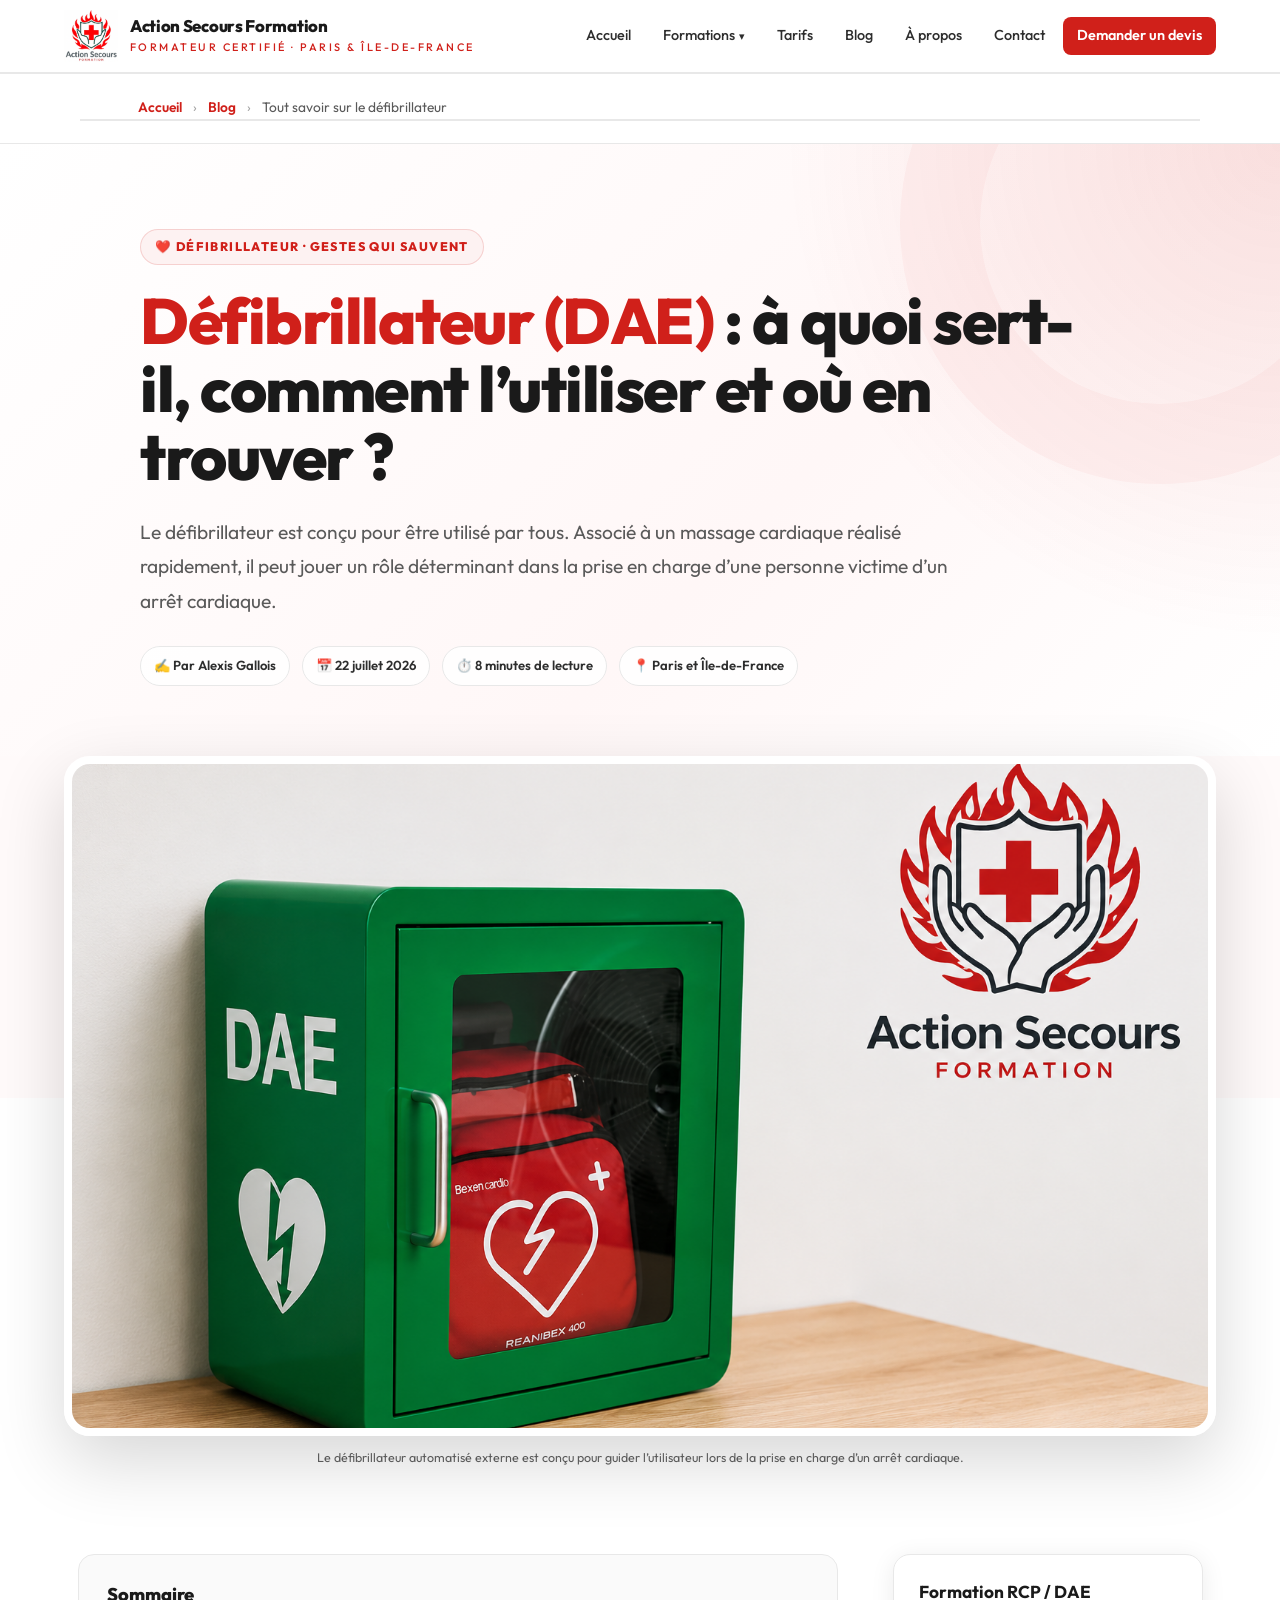
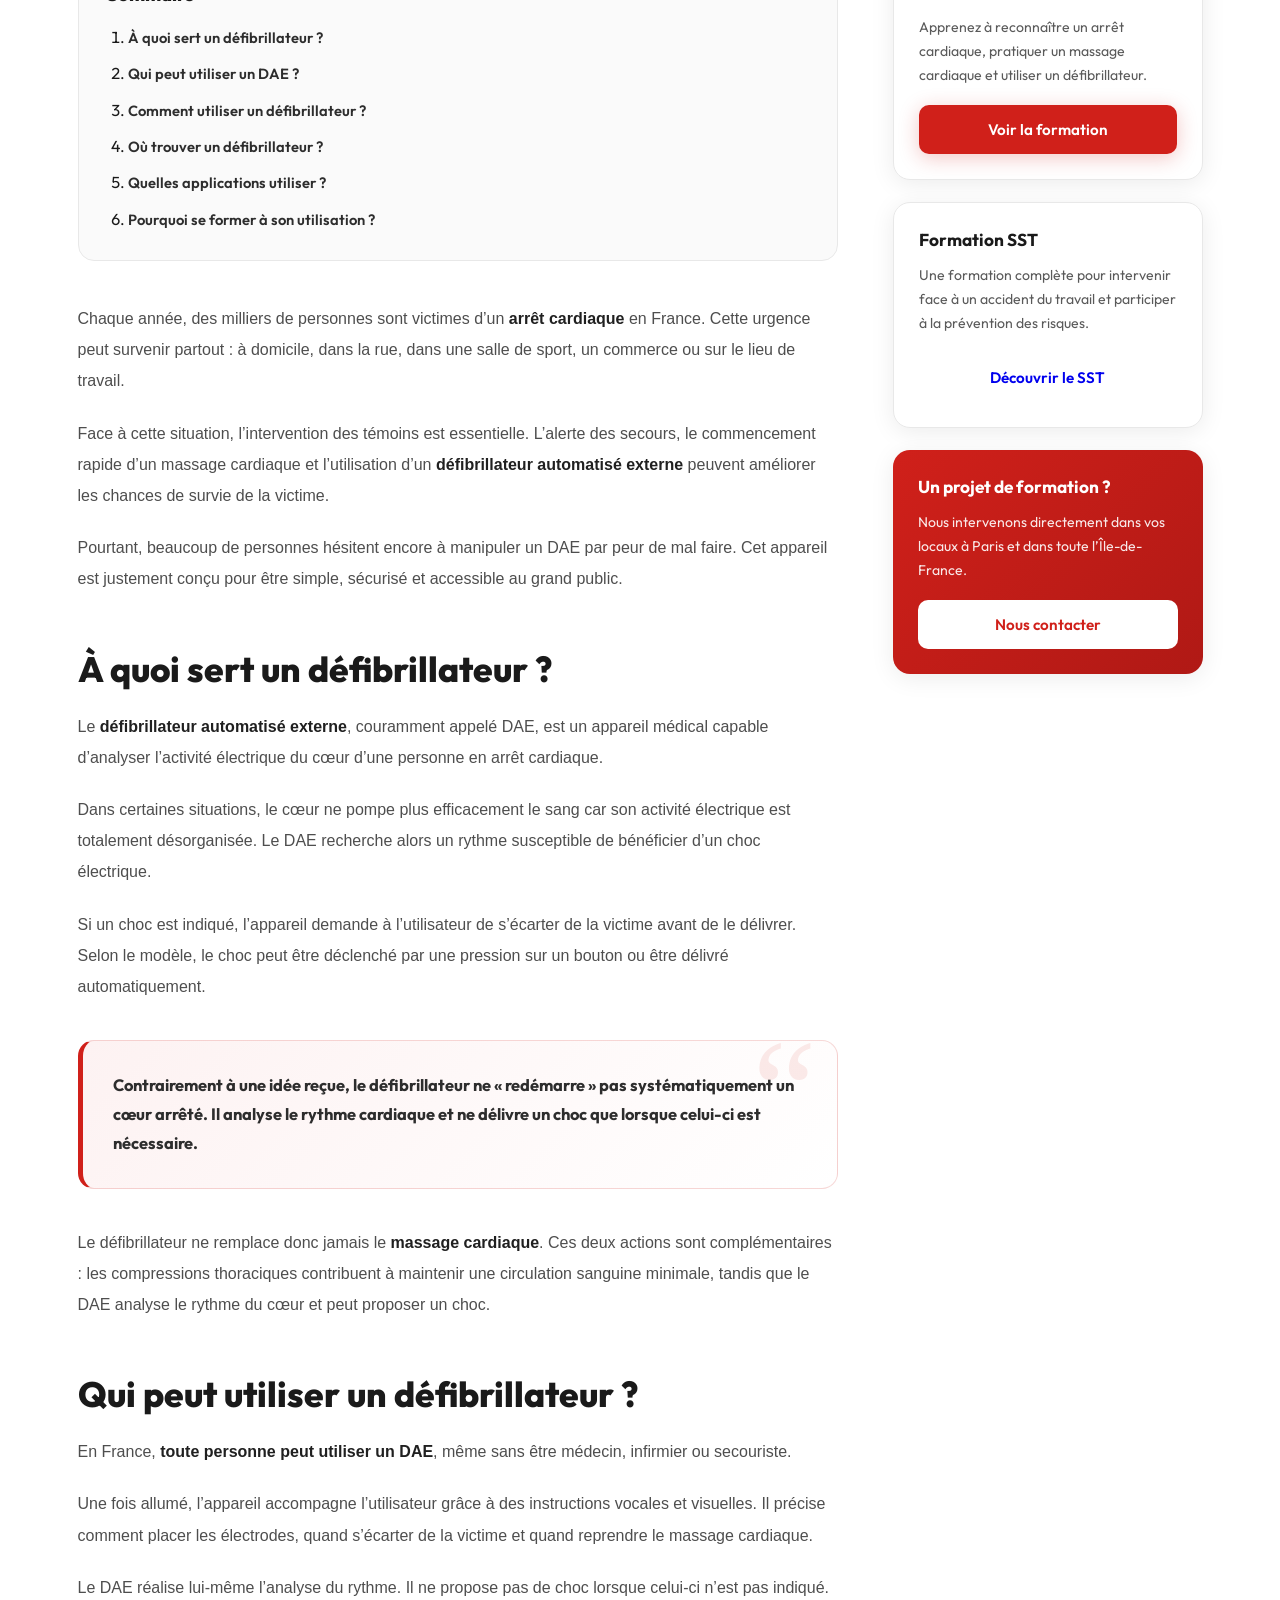
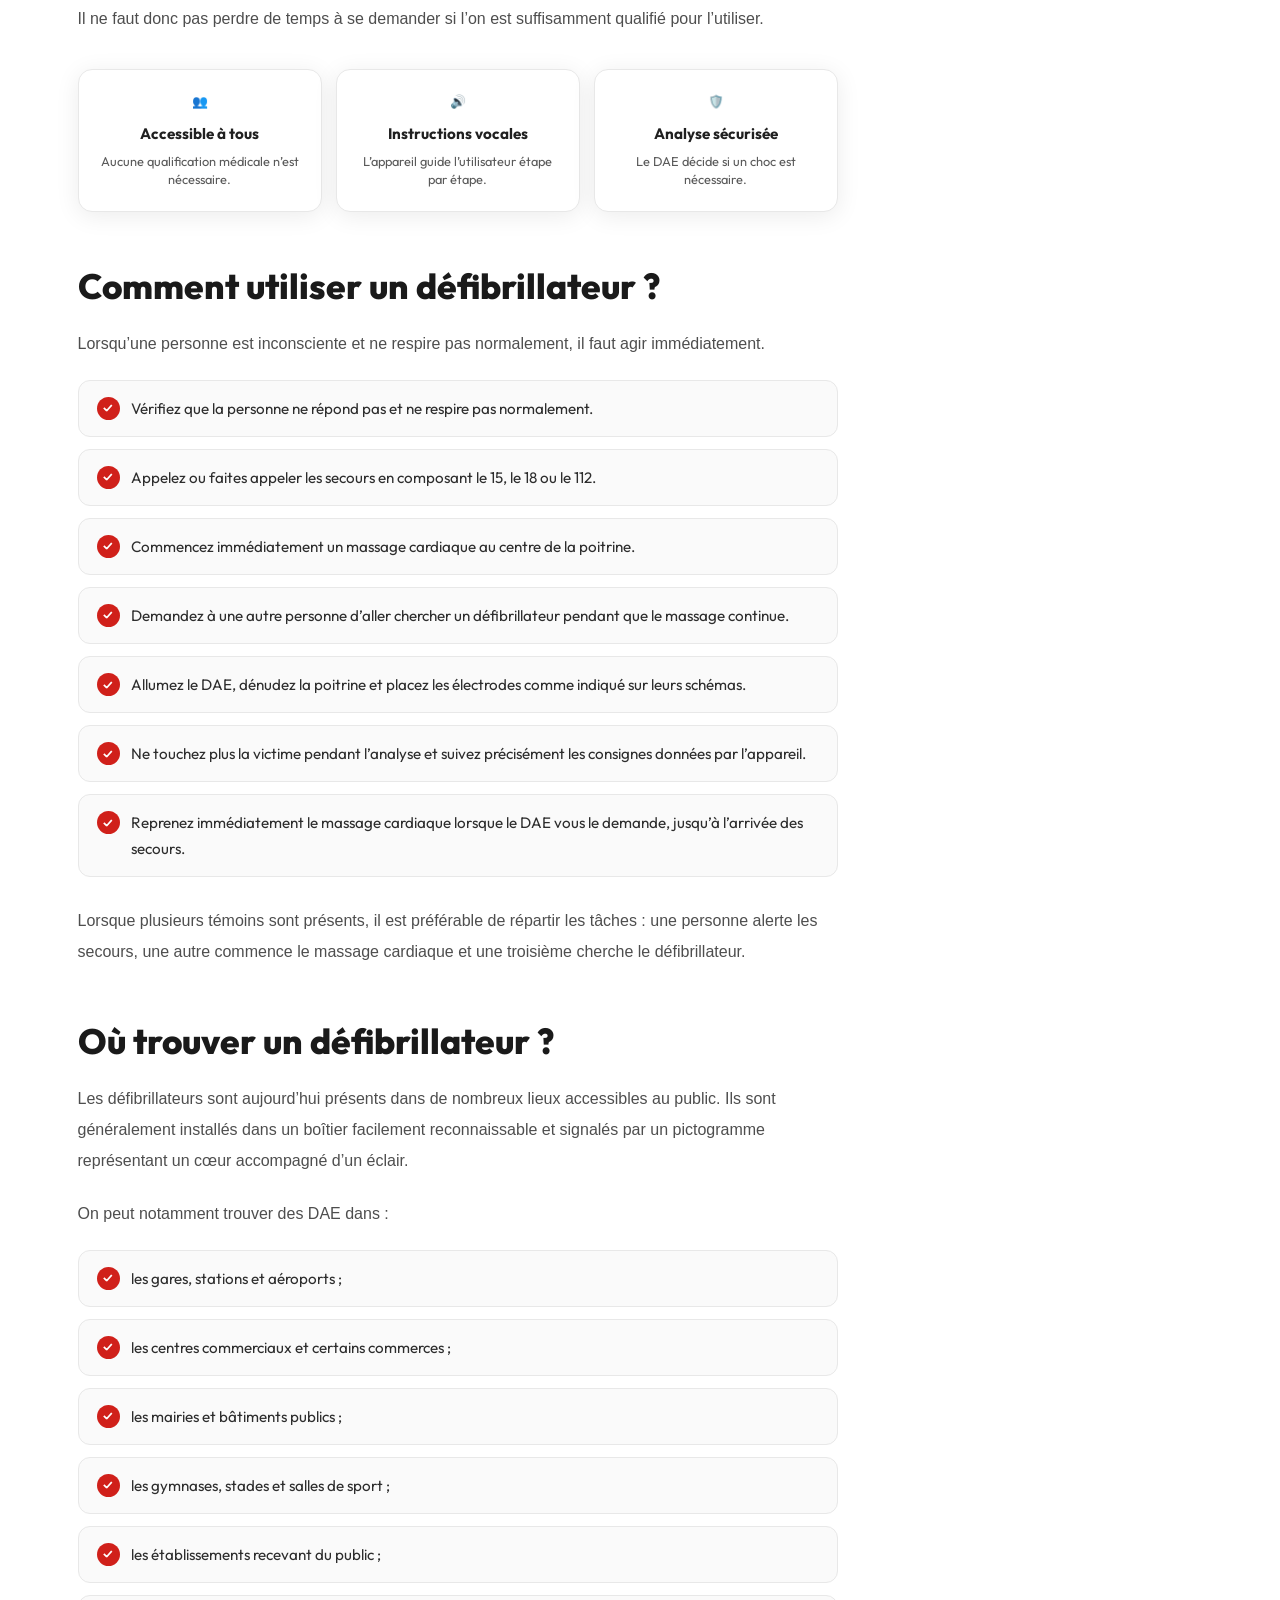
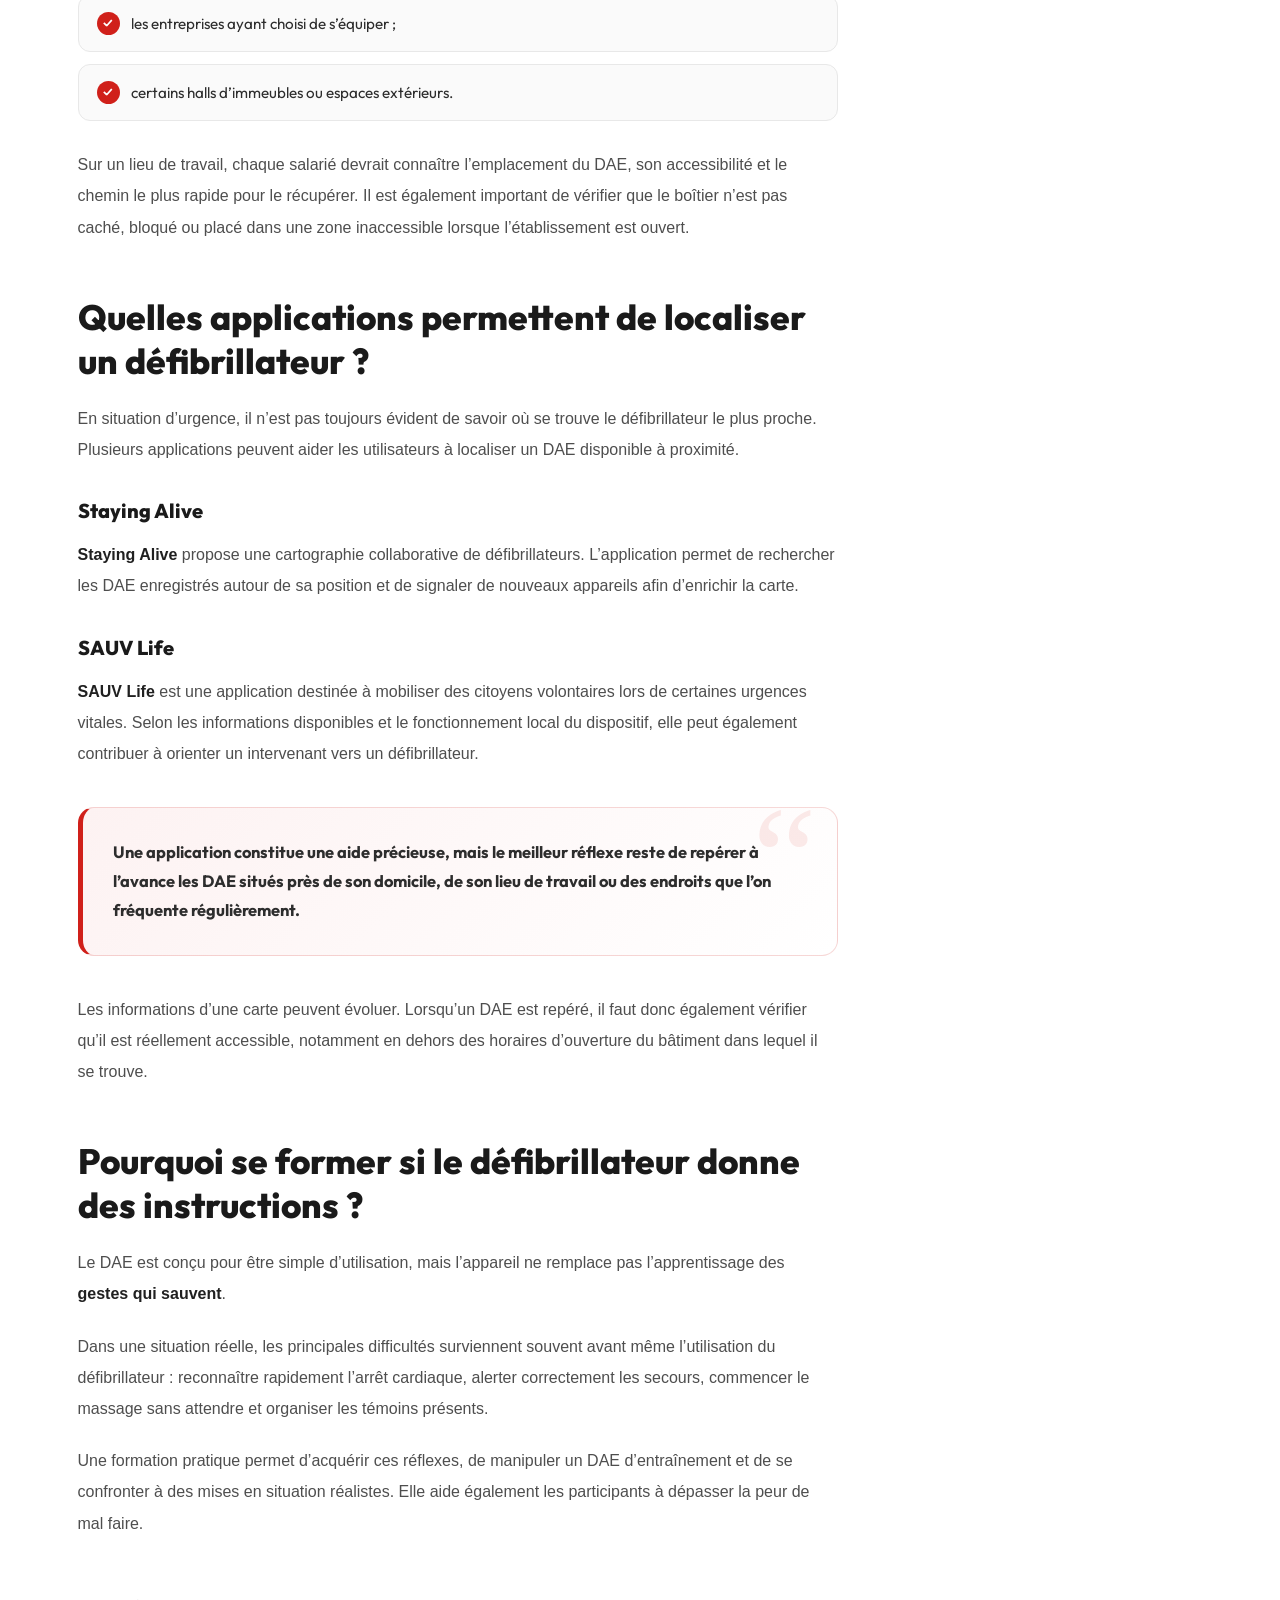
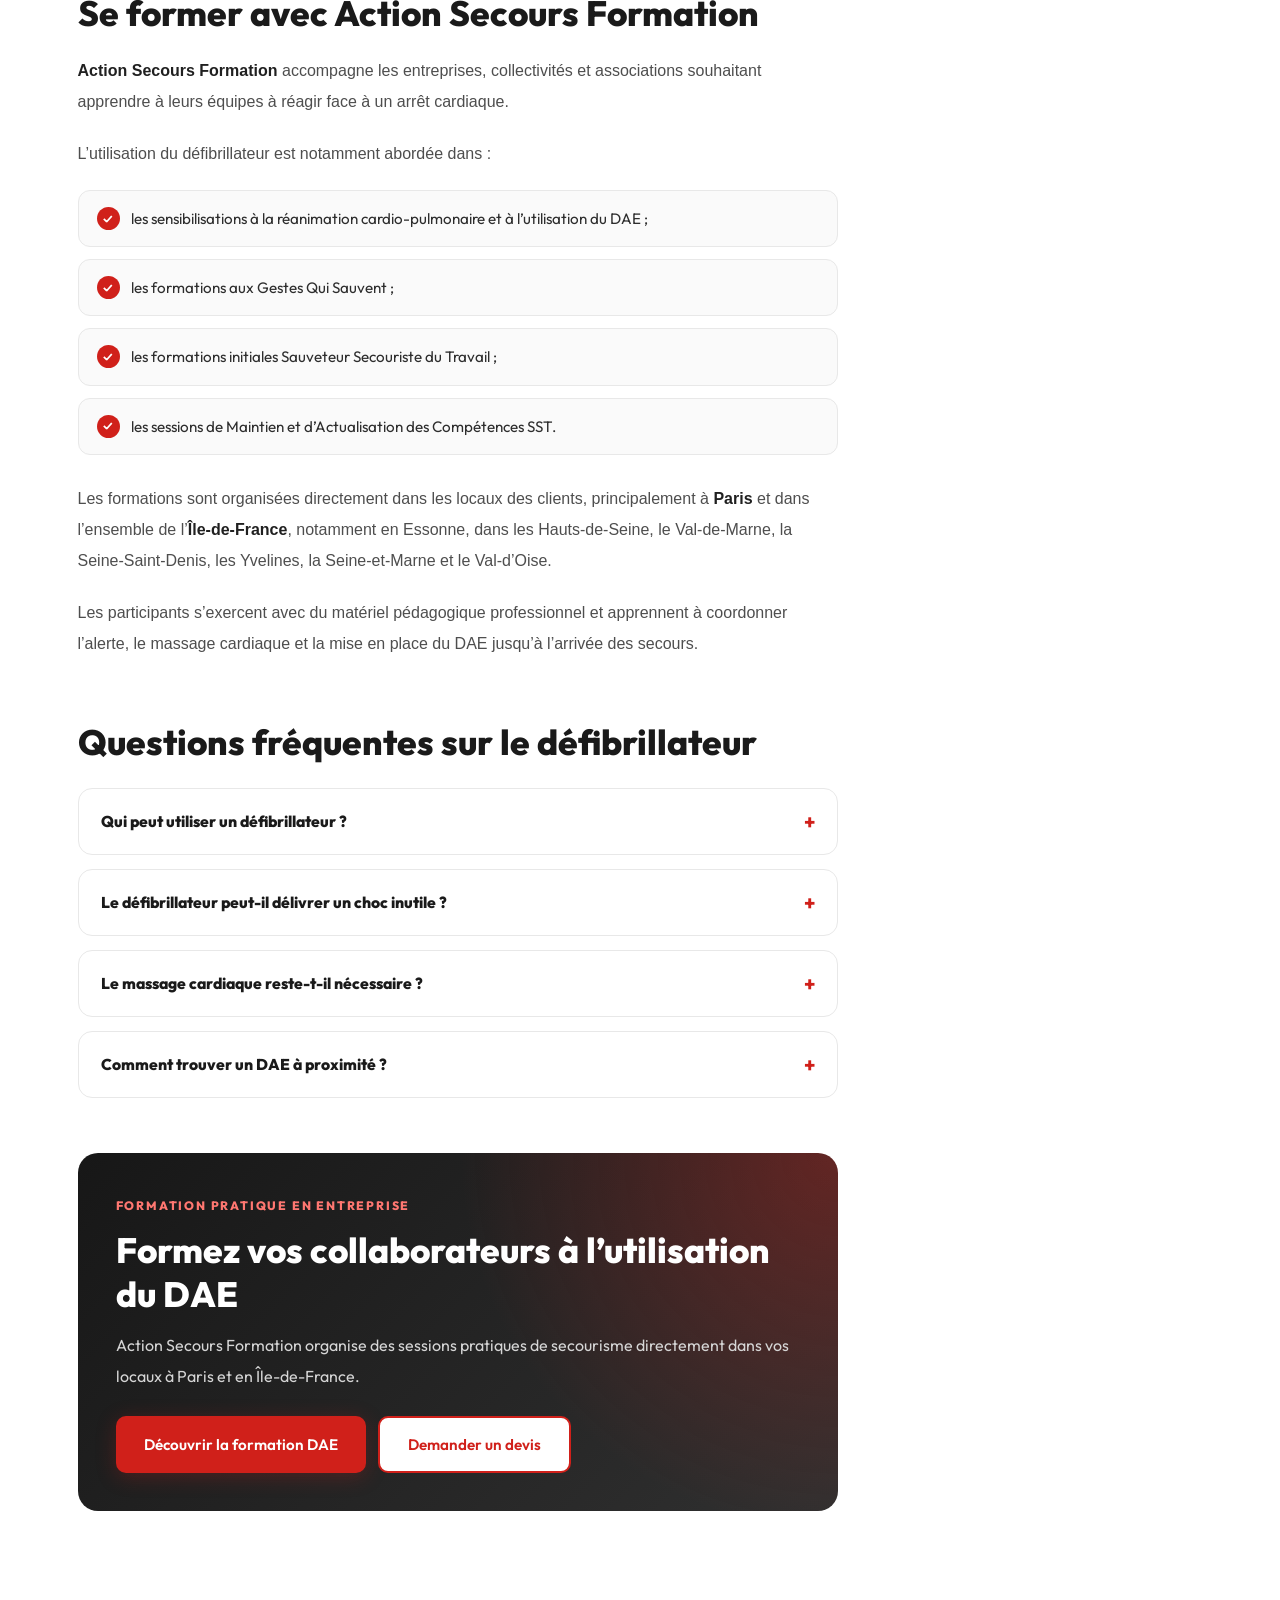
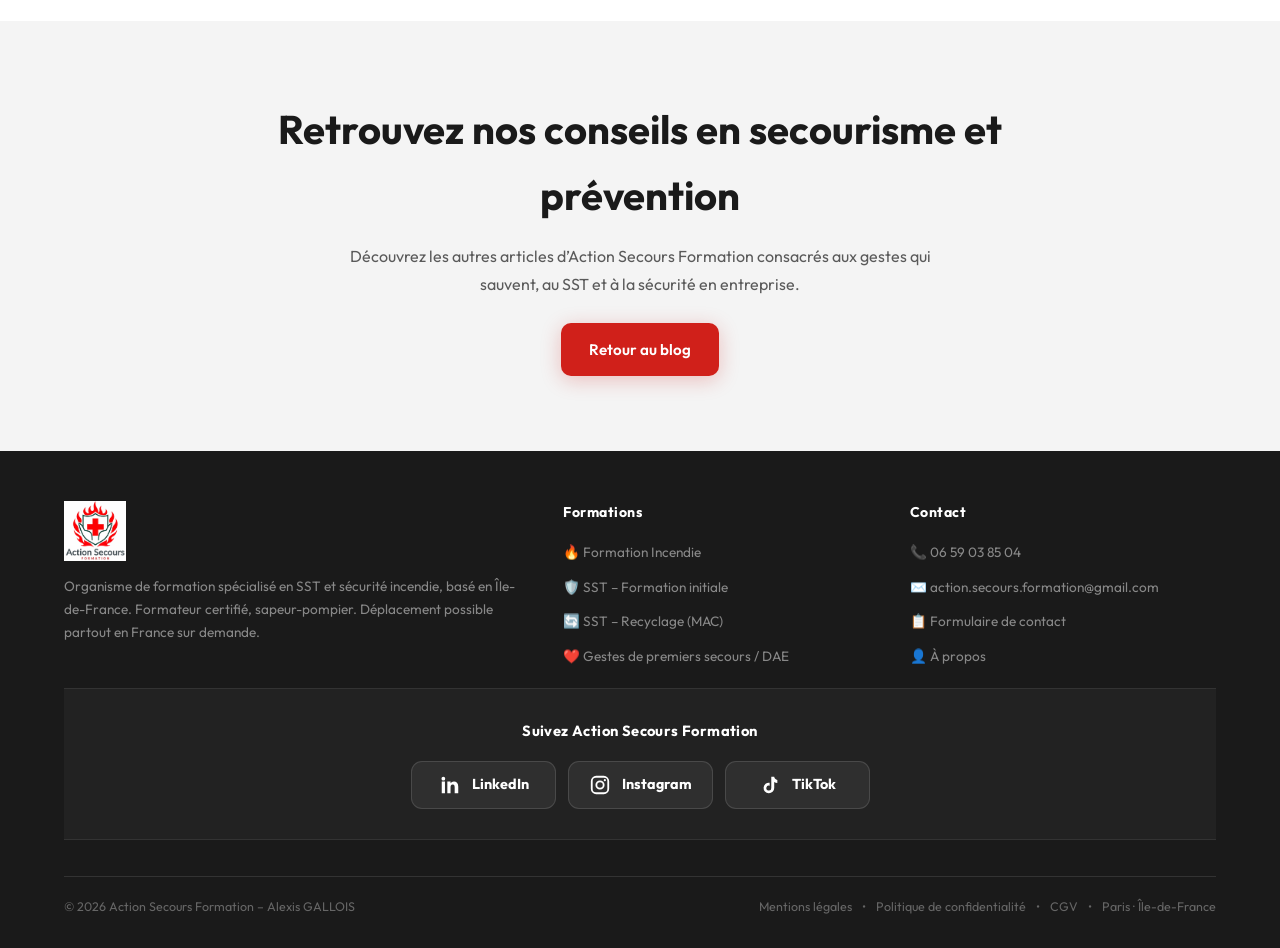
<file: article-defibrillateur-dae.html>
<!DOCTYPE html>
<html lang="fr">

<head>

  <meta charset="UTF-8">

  <meta
    name="viewport"
    content="width=device-width, initial-scale=1.0"
  >

  <title>
    Défibrillateur DAE : à quoi sert-il, comment l’utiliser et où en trouver ?
  </title>

  <meta
    name="description"
    content="Découvrez à quoi sert un défibrillateur DAE, qui peut l’utiliser, comment s’en servir et comment localiser un appareil à proximité. Formations DAE à Paris et en Île-de-France."
  >

  <meta name="robots" content="index, follow">

  <link
    rel="canonical"
    href="https://asf-formation.com/article-defibrillateur-dae.html"
  >

  <meta property="og:locale" content="fr_FR">
  <meta property="og:type" content="article">

  <meta
    property="og:title"
    content="Défibrillateur DAE : à quoi sert-il, comment l’utiliser et où en trouver ?"
  >

  <meta
    property="og:description"
    content="Tout comprendre sur le défibrillateur : son rôle, son utilisation, les personnes autorisées à s’en servir et les applications pour localiser un DAE."
  >

  <meta
    property="og:url"
    content="https://asf-formation.com/article-defibrillateur-dae.html"
  >

  <meta
    property="og:image"
    content="https://asf-formation.com/defibrillateur-dae-action-secours-formation.png"
  >

  <meta
    property="og:image:alt"
    content="Défibrillateur automatisé externe avec le logo Action Secours Formation"
  >

  <meta property="article:published_time" content="2026-07-22">
  <meta property="article:modified_time" content="2026-07-22">
  <meta property="article:author" content="Alexis Gallois">

  <link rel="icon" type="image/png" href="logo.png">
  <link rel="stylesheet" href="_shared.css">

  <script type="application/ld+json">
  {
    "@context": "https://schema.org",
    "@graph": [
      {
        "@type": "Article",
        "@id": "https://asf-formation.com/article-defibrillateur-dae.html#article",
        "headline": "Défibrillateur DAE : à quoi sert-il, comment l’utiliser et où en trouver ?",
        "description": "Découvrez à quoi sert un défibrillateur DAE, qui peut l’utiliser, comment s’en servir et comment localiser un appareil à proximité.",
        "image": [
          "https://asf-formation.com/defibrillateur-dae-action-secours-formation.png"
        ],
        "datePublished": "2026-07-22",
        "dateModified": "2026-07-22",
        "inLanguage": "fr-FR",
        "author": {
          "@type": "Person",
          "@id": "https://asf-formation.com/#alexis-gallois",
          "name": "Alexis Gallois",
          "jobTitle": "Formateur SST et sécurité incendie",
          "url": "https://asf-formation.com/#about"
        },
        "publisher": {
          "@type": "Organization",
          "@id": "https://asf-formation.com/#business",
          "name": "Action Secours Formation",
          "url": "https://asf-formation.com/",
          "logo": {
            "@type": "ImageObject",
            "url": "https://asf-formation.com/logo.png"
          }
        },
        "mainEntityOfPage": {
          "@type": "WebPage",
          "@id": "https://asf-formation.com/article-defibrillateur-dae.html"
        },
        "about": [
          "Défibrillateur automatisé externe",
          "Utilisation d’un DAE",
          "Arrêt cardiaque",
          "Formation DAE à Paris",
          "Gestes qui sauvent en Île-de-France"
        ]
      },
      {
        "@type": "BreadcrumbList",
        "@id": "https://asf-formation.com/article-defibrillateur-dae.html#breadcrumb",
        "itemListElement": [
          {
            "@type": "ListItem",
            "position": 1,
            "name": "Accueil",
            "item": "https://asf-formation.com/"
          },
          {
            "@type": "ListItem",
            "position": 2,
            "name": "Blog",
            "item": "https://asf-formation.com/blog.html"
          },
          {
            "@type": "ListItem",
            "position": 3,
            "name": "Tout savoir sur le défibrillateur DAE",
            "item": "https://asf-formation.com/article-defibrillateur-dae.html"
          }
        ]
      },
      {
        "@type": "FAQPage",
        "@id": "https://asf-formation.com/article-defibrillateur-dae.html#faq",
        "mainEntity": [
          {
            "@type": "Question",
            "name": "Qui peut utiliser un défibrillateur ?",
            "acceptedAnswer": {
              "@type": "Answer",
              "text": "Toute personne peut utiliser un défibrillateur automatisé externe, même sans formation médicale. L’appareil guide l’utilisateur par des consignes vocales."
            }
          },
          {
            "@type": "Question",
            "name": "Le défibrillateur peut-il délivrer un choc inutile ?",
            "acceptedAnswer": {
              "@type": "Answer",
              "text": "Non. Le DAE analyse le rythme cardiaque et ne propose ou ne délivre un choc que lorsqu’un rythme choquable est détecté."
            }
          },
          {
            "@type": "Question",
            "name": "Comment localiser un défibrillateur à proximité ?",
            "acceptedAnswer": {
              "@type": "Answer",
              "text": "Des applications comme Staying Alive et SAUV Life peuvent aider à repérer les défibrillateurs disponibles à proximité."
            }
          },
          {
            "@type": "Question",
            "name": "Action Secours Formation propose-t-elle des formations DAE ?",
            "acceptedAnswer": {
              "@type": "Answer",
              "text": "Oui. Action Secours Formation propose des sensibilisations RCP-DAE, des formations Gestes Qui Sauvent et des formations SST dans les entreprises à Paris et en Île-de-France."
            }
          }
        ]
      }
    ]
  }
  </script>

  <style>

    .article-breadcrumb-section {
      padding: 22px 5%;
      background: #ffffff;
      border-bottom: 1px solid var(--border);
    }

    .article-breadcrumb {
      max-width: 1120px;
      margin: 0 auto;
      color: var(--gris);
      font-size: 0.86rem;
    }

    .article-breadcrumb a {
      color: var(--rouge);
      font-weight: 600;
      text-decoration: none;
    }

    .article-breadcrumb a:hover {
      text-decoration: underline;
    }

    .article-breadcrumb span {
      margin: 0 8px;
      color: #a0a0a0;
    }

    .article-hero {
      position: relative;
      overflow: hidden;
      padding: 85px 5% 70px;
      background:
        radial-gradient(
          circle at top right,
          rgba(208, 32, 26, 0.12),
          transparent 35%
        ),
        linear-gradient(
          135deg,
          #ffffff 0%,
          #fff7f7 60%,
          #ffffff 100%
        );
    }

    .article-hero::before {
      content: "";
      position: absolute;
      top: -180px;
      right: -140px;
      width: 520px;
      height: 520px;
      border: 80px solid rgba(208, 32, 26, 0.035);
      border-radius: 50%;
      pointer-events: none;
    }

    .article-hero-inner {
      position: relative;
      z-index: 1;
      max-width: 1000px;
      margin: 0 auto;
    }

    .article-category {
      display: inline-flex;
      align-items: center;
      gap: 8px;
      margin-bottom: 22px;
      padding: 7px 14px;
      color: var(--rouge);
      background: var(--rouge-light);
      border: 1px solid rgba(208, 32, 26, 0.16);
      border-radius: 50px;
      font-size: 0.78rem;
      font-weight: 800;
      letter-spacing: 1.4px;
      text-transform: uppercase;
    }

    .article-hero h1 {
      max-width: 960px;
      margin-bottom: 24px;
      color: var(--noir);
      font-size: clamp(2.35rem, 5vw, 4.5rem);
      font-weight: 800;
      letter-spacing: -1.5px;
      line-height: 1.06;
    }

    .article-hero h1 em {
      color: var(--rouge);
      font-style: normal;
    }

    .article-lead {
      max-width: 850px;
      margin-bottom: 28px;
      color: var(--gris);
      font-size: clamp(1.04rem, 2vw, 1.2rem);
      line-height: 1.8;
    }

    .article-information {
      display: flex;
      flex-wrap: wrap;
      gap: 12px;
    }

    .article-information span {
      display: inline-flex;
      align-items: center;
      gap: 7px;
      padding: 8px 13px;
      color: var(--gris-fonce);
      background: rgba(255, 255, 255, 0.82);
      border: 1px solid var(--border);
      border-radius: 50px;
      font-size: 0.82rem;
      font-weight: 600;
    }

    .article-cover-section {
      padding: 0 5%;
      background:
        linear-gradient(
          to bottom,
          #fffafa 0%,
          #fffafa 48%,
          #ffffff 48%,
          #ffffff 100%
        );
    }

    .article-cover {
      position: relative;
      max-width: 1180px;
      margin: 0 auto;
    }

    .article-cover img {
      width: 100%;
      max-height: 680px;
      display: block;
      object-fit: cover;
      border: 8px solid #ffffff;
      border-radius: 26px;
      box-shadow: 0 25px 70px rgba(0, 0, 0, 0.16);
    }

    .article-cover-caption {
      margin-top: 12px;
      color: var(--gris);
      font-size: 0.78rem;
      text-align: center;
    }

    .article-main {
      padding: 85px 5% 110px;
      background: #ffffff;
    }

    .article-container {
      display: grid;
      grid-template-columns: minmax(0, 760px) 310px;
      justify-content: center;
      gap: 55px;
      max-width: 1180px;
      margin: 0 auto;
    }

    .article-content {
      min-width: 0;
    }

    .article-content h2 {
      margin: 52px 0 20px;
      color: var(--noir);
      font-size: clamp(1.55rem, 3vw, 2.2rem);
      font-weight: 800;
      line-height: 1.25;
    }

    .article-content h2:first-child {
      margin-top: 0;
    }

    .article-content h3 {
      margin: 32px 0 15px;
      color: var(--noir);
      font-size: 1.25rem;
      font-weight: 800;
      line-height: 1.35;
    }

    .article-content p {
      margin-bottom: 21px;
      color: #4e4e4e;
      font-family: "Inter", sans-serif;
      font-size: 1rem;
      line-height: 1.95;
    }

    .article-content strong {
      color: #202020;
    }

    .article-content a:not(.btn) {
      color: var(--rouge);
      font-weight: 700;
      text-decoration: underline;
      text-underline-offset: 3px;
    }

    .article-list {
      display: grid;
      gap: 12px;
      margin: 5px 0 28px;
      padding: 0;
      list-style: none;
    }

    .article-list li {
      position: relative;
      padding: 15px 18px 15px 52px;
      color: var(--gris-fonce);
      background: #fafafa;
      border: 1px solid var(--border);
      border-radius: 12px;
      font-size: 0.95rem;
      line-height: 1.65;
    }

    .article-list li::before {
      content: "✓";
      position: absolute;
      top: 16px;
      left: 18px;
      width: 23px;
      height: 23px;
      display: flex;
      justify-content: center;
      align-items: center;
      color: #ffffff;
      background: var(--rouge);
      border-radius: 50%;
      font-size: 0.7rem;
      font-weight: 800;
    }

    .article-summary {
      position: static !important;
      top: auto !important;
      z-index: auto !important;
      width: 100%;
      margin: 0 0 42px;
      padding: 28px;
      background: #fafafa;
      border: 1px solid var(--border);
      border-radius: 16px;
    }

    .article-summary h2 {
      margin: 0 0 18px;
      font-size: 1.15rem;
    }

    .article-summary ol {
      display: grid;
      gap: 10px;
      padding-left: 21px;
    }

    .article-summary a {
      color: var(--gris-fonce) !important;
      font-family: "Outfit", sans-serif;
      font-size: 0.92rem;
      font-weight: 600 !important;
      text-decoration: none !important;
    }

    .article-summary a:hover {
      color: var(--rouge) !important;
    }

    .article-highlight {
      position: relative;
      margin: 38px 0;
      padding: 30px;
      overflow: hidden;
      background:
        linear-gradient(
          135deg,
          var(--rouge-light),
          #ffffff
        );
      border: 1px solid rgba(208, 32, 26, 0.17);
      border-left: 5px solid var(--rouge);
      border-radius: 16px;
    }

    .article-highlight::before {
      content: "“";
      position: absolute;
      top: -22px;
      right: 20px;
      color: rgba(208, 32, 26, 0.09);
      font-family: Georgia, serif;
      font-size: 9rem;
      line-height: 1;
    }

    .article-highlight p {
      position: relative;
      z-index: 1;
      margin: 0;
      color: var(--gris-fonce);
      font-family: "Outfit", sans-serif;
      font-size: 1.03rem;
      font-weight: 700;
      line-height: 1.75;
    }

    .article-benefits {
      display: grid;
      grid-template-columns: repeat(3, 1fr);
      gap: 14px;
      margin: 35px 0;
    }

    .article-benefit {
      padding: 22px 18px;
      text-align: center;
      background: #ffffff;
      border: 1px solid var(--border);
      border-radius: 14px;
      box-shadow: var(--shadow);
    }

    .article-benefit-icon {
      display: block;
      margin-bottom: 10px;
      font-size: 1.8rem;
    }

    .article-benefit strong {
      display: block;
      margin-bottom: 6px;
      font-family: "Outfit", sans-serif;
      font-size: 0.95rem;
    }

    .article-benefit span {
      display: block;
      color: var(--gris);
      font-size: 0.8rem;
      line-height: 1.45;
    }

    .article-faq {
      margin-top: 60px;
    }

    .article-faq-title {
      margin-bottom: 24px !important;
    }

    .faq-item {
      margin-bottom: 14px;
      overflow: hidden;
      background: #ffffff;
      border: 1px solid var(--border);
      border-radius: 14px;
    }

    .faq-question {
      width: 100%;
      display: flex;
      justify-content: space-between;
      gap: 18px;
      align-items: center;
      padding: 20px 22px;
      color: var(--noir);
      background: transparent;
      border: none;
      font-family: "Outfit", sans-serif;
      font-size: 0.98rem;
      font-weight: 800;
      text-align: left;
      cursor: pointer;
    }

    .faq-question span {
      color: var(--rouge);
      font-size: 1.25rem;
      transition: transform 0.2s ease;
    }

    .faq-item.open .faq-question span {
      transform: rotate(45deg);
    }

    .faq-answer {
      display: none;
      padding: 0 22px 22px;
    }

    .faq-item.open .faq-answer {
      display: block;
    }

    .faq-answer p {
      margin: 0;
      font-family: "Outfit", sans-serif;
      font-size: 0.92rem;
      line-height: 1.75;
    }

    .article-cta {
      margin-top: 55px;
      padding: 38px;
      color: #ffffff;
      background:
        radial-gradient(
          circle at top right,
          rgba(208, 32, 26, 0.35),
          transparent 45%
        ),
        linear-gradient(
          135deg,
          #171717,
          #303030
        );
      border-radius: 20px;
    }

    .article-cta-label {
      display: inline-block;
      margin-bottom: 12px;
      color: #ff7771;
      font-size: 0.76rem;
      font-weight: 800;
      letter-spacing: 1.8px;
      text-transform: uppercase;
    }

    .article-cta h2 {
      margin: 0 0 14px;
      color: #ffffff;
    }

    .article-cta p {
      margin-bottom: 24px;
      color: #d5d5d5;
      font-family: "Outfit", sans-serif;
    }

    .article-cta-buttons {
      display: flex;
      flex-wrap: wrap;
      gap: 12px;
    }

    .article-sidebar {
      align-self: start;
      position: sticky;
      top: 100px;
    }

    .sidebar-card {
      margin-bottom: 22px;
      padding: 25px;
      background: #ffffff;
      border: 1px solid var(--border);
      border-radius: 17px;
      box-shadow: var(--shadow);
    }

    .sidebar-card h2,
    .sidebar-card h3 {
      margin: 0 0 13px;
      color: var(--noir);
      font-size: 1.08rem;
      line-height: 1.35;
    }

    .sidebar-card p {
      margin-bottom: 17px;
      color: var(--gris);
      font-size: 0.88rem;
      line-height: 1.7;
    }

    .sidebar-card .btn {
      width: 100%;
      justify-content: center;
      padding: 12px 16px;
      text-align: center;
    }

    .sidebar-contact {
      color: #ffffff;
      background:
        linear-gradient(
          135deg,
          var(--rouge),
          var(--rouge-hover)
        );
      border: none;
    }

    .sidebar-contact h3,
    .sidebar-contact p {
      color: #ffffff;
    }

    .sidebar-contact p {
      opacity: 0.9;
    }

    .sidebar-contact .btn {
      color: var(--rouge);
      background: #ffffff;
    }

    .article-back-blog {
      padding: 75px 5%;
      background: var(--gris-clair);
    }

    .article-back-blog-inner {
      max-width: 900px;
      margin: 0 auto;
      text-align: center;
    }

    .article-back-blog h2 {
      margin-bottom: 14px;
      font-size: clamp(1.7rem, 4vw, 2.5rem);
    }

    .article-back-blog p {
      max-width: 640px;
      margin: 0 auto 25px;
      color: var(--gris);
      line-height: 1.75;
    }

    @media (max-width: 950px) {

      .article-container {
        grid-template-columns: 1fr;
      }

      .article-content {
        max-width: 780px;
        margin: 0 auto;
      }

      .article-sidebar {
        position: static;
        display: grid;
        grid-template-columns: 1fr 1fr;
        gap: 20px;
        max-width: 780px;
        margin: 0 auto;
      }

      .sidebar-card {
        margin-bottom: 0;
      }

    }

    @media (max-width: 680px) {

      .article-hero {
        padding: 65px 5% 55px;
      }

      .article-cover img {
        min-height: 260px;
        border-width: 5px;
        border-radius: 18px;
      }

      .article-main {
        padding-top: 60px;
      }

      .article-benefits {
        grid-template-columns: 1fr;
      }

      .article-sidebar {
        grid-template-columns: 1fr;
      }

      .article-cta {
        padding: 29px 23px;
      }

      .article-cta-buttons .btn {
        width: 100%;
        justify-content: center;
      }

    }

  </style>

</head>

<body>

  <main>

    <section class="article-breadcrumb-section">

      <nav
        class="article-breadcrumb"
        aria-label="Fil d’Ariane"
      >

        <a href="index.html">Accueil</a>

        <span aria-hidden="true">›</span>

        <a href="blog.html">Blog</a>

        <span aria-hidden="true">›</span>

        Tout savoir sur le défibrillateur

      </nav>

    </section>


    <header class="article-hero">

      <div class="article-hero-inner">

        <span class="article-category">
          ❤️ Défibrillateur · Gestes qui sauvent
        </span>

        <h1>
          <em>Défibrillateur (DAE)</em> : à quoi sert-il,
          comment l’utiliser et où en trouver ?
        </h1>

        <p class="article-lead">
          Le défibrillateur est conçu pour être utilisé par tous.
          Associé à un massage cardiaque réalisé rapidement, il peut
          jouer un rôle déterminant dans la prise en charge d’une
          personne victime d’un arrêt cardiaque.
        </p>

        <div class="article-information">

          <span>✍️ Par Alexis Gallois</span>

          <span>📅 22 juillet 2026</span>

          <span>⏱️ 8 minutes de lecture</span>

          <span>📍 Paris et Île-de-France</span>

        </div>

      </div>

    </header>


    <section class="article-cover-section">

      <figure class="article-cover">

        <img
          src="defibrillateur-dae-action-secours-formation.png"
          alt="Défibrillateur automatisé externe avec le logo Action Secours Formation"
          width="1536"
          height="1024"
          loading="eager"
        >

        <figcaption class="article-cover-caption">
          Le défibrillateur automatisé externe est conçu pour guider
          l’utilisateur lors de la prise en charge d’un arrêt cardiaque.
        </figcaption>

      </figure>

    </section>


    <section class="article-main">

      <div class="article-container">

        <article class="article-content">

          <nav
            class="article-summary"
            aria-label="Sommaire de l’article"
          >

            <h2>Sommaire</h2>

            <ol>
              <li><a href="#role">À quoi sert un défibrillateur ?</a></li>
              <li><a href="#qui">Qui peut utiliser un DAE ?</a></li>
              <li><a href="#utilisation">Comment utiliser un défibrillateur ?</a></li>
              <li><a href="#localiser">Où trouver un défibrillateur ?</a></li>
              <li><a href="#applications">Quelles applications utiliser ?</a></li>
              <li><a href="#formation">Pourquoi se former à son utilisation ?</a></li>
            </ol>

          </nav>


          <p>
            Chaque année, des milliers de personnes sont victimes d’un
            <strong>arrêt cardiaque</strong> en France. Cette urgence
            peut survenir partout : à domicile, dans la rue, dans une
            salle de sport, un commerce ou sur le lieu de travail.
          </p>

          <p>
            Face à cette situation, l’intervention des témoins est
            essentielle. L’alerte des secours, le commencement rapide
            d’un massage cardiaque et l’utilisation d’un
            <strong>défibrillateur automatisé externe</strong> peuvent
            améliorer les chances de survie de la victime.
          </p>

          <p>
            Pourtant, beaucoup de personnes hésitent encore à manipuler
            un DAE par peur de mal faire. Cet appareil est justement
            conçu pour être simple, sécurisé et accessible au grand
            public.
          </p>


          <h2 id="role">
            À quoi sert un défibrillateur ?
          </h2>

          <p>
            Le <strong>défibrillateur automatisé externe</strong>,
            couramment appelé DAE, est un appareil médical capable
            d’analyser l’activité électrique du cœur d’une personne
            en arrêt cardiaque.
          </p>

          <p>
            Dans certaines situations, le cœur ne pompe plus
            efficacement le sang car son activité électrique est
            totalement désorganisée. Le DAE recherche alors un rythme
            susceptible de bénéficier d’un choc électrique.
          </p>

          <p>
            Si un choc est indiqué, l’appareil demande à l’utilisateur
            de s’écarter de la victime avant de le délivrer. Selon le
            modèle, le choc peut être déclenché par une pression sur un
            bouton ou être délivré automatiquement.
          </p>

          <div class="article-highlight">

            <p>
              Contrairement à une idée reçue, le défibrillateur ne
              « redémarre » pas systématiquement un cœur arrêté.
              Il analyse le rythme cardiaque et ne délivre un choc
              que lorsque celui-ci est nécessaire.
            </p>

          </div>

          <p>
            Le défibrillateur ne remplace donc jamais le
            <strong>massage cardiaque</strong>. Ces deux actions sont
            complémentaires : les compressions thoraciques contribuent
            à maintenir une circulation sanguine minimale, tandis que
            le DAE analyse le rythme du cœur et peut proposer un choc.
          </p>


          <h2 id="qui">
            Qui peut utiliser un défibrillateur ?
          </h2>

          <p>
            En France, <strong>toute personne peut utiliser un DAE</strong>,
            même sans être médecin, infirmier ou secouriste.
          </p>

          <p>
            Une fois allumé, l’appareil accompagne l’utilisateur grâce
            à des instructions vocales et visuelles. Il précise comment
            placer les électrodes, quand s’écarter de la victime et
            quand reprendre le massage cardiaque.
          </p>

          <p>
            Le DAE réalise lui-même l’analyse du rythme. Il ne propose
            pas de choc lorsque celui-ci n’est pas indiqué. Il ne faut
            donc pas perdre de temps à se demander si l’on est
            suffisamment qualifié pour l’utiliser.
          </p>


          <div class="article-benefits">

            <div class="article-benefit">
              <span class="article-benefit-icon">👥</span>
              <strong>Accessible à tous</strong>
              <span>Aucune qualification médicale n’est nécessaire.</span>
            </div>

            <div class="article-benefit">
              <span class="article-benefit-icon">🔊</span>
              <strong>Instructions vocales</strong>
              <span>L’appareil guide l’utilisateur étape par étape.</span>
            </div>

            <div class="article-benefit">
              <span class="article-benefit-icon">🛡️</span>
              <strong>Analyse sécurisée</strong>
              <span>Le DAE décide si un choc est nécessaire.</span>
            </div>

          </div>


          <h2 id="utilisation">
            Comment utiliser un défibrillateur ?
          </h2>

          <p>
            Lorsqu’une personne est inconsciente et ne respire pas
            normalement, il faut agir immédiatement.
          </p>

          <ul class="article-list">

            <li>
              Vérifiez que la personne ne répond pas et ne respire
              pas normalement.
            </li>

            <li>
              Appelez ou faites appeler les secours en composant
              le 15, le 18 ou le 112.
            </li>

            <li>
              Commencez immédiatement un massage cardiaque au centre
              de la poitrine.
            </li>

            <li>
              Demandez à une autre personne d’aller chercher un
              défibrillateur pendant que le massage continue.
            </li>

            <li>
              Allumez le DAE, dénudez la poitrine et placez les
              électrodes comme indiqué sur leurs schémas.
            </li>

            <li>
              Ne touchez plus la victime pendant l’analyse et suivez
              précisément les consignes données par l’appareil.
            </li>

            <li>
              Reprenez immédiatement le massage cardiaque lorsque
              le DAE vous le demande, jusqu’à l’arrivée des secours.
            </li>

          </ul>

          <p>
            Lorsque plusieurs témoins sont présents, il est préférable
            de répartir les tâches : une personne alerte les secours,
            une autre commence le massage cardiaque et une troisième
            cherche le défibrillateur.
          </p>


          <h2 id="localiser">
            Où trouver un défibrillateur ?
          </h2>

          <p>
            Les défibrillateurs sont aujourd’hui présents dans de
            nombreux lieux accessibles au public. Ils sont généralement
            installés dans un boîtier facilement reconnaissable et
            signalés par un pictogramme représentant un cœur accompagné
            d’un éclair.
          </p>

          <p>
            On peut notamment trouver des DAE dans :
          </p>

          <ul class="article-list">

            <li>les gares, stations et aéroports ;</li>
            <li>les centres commerciaux et certains commerces ;</li>
            <li>les mairies et bâtiments publics ;</li>
            <li>les gymnases, stades et salles de sport ;</li>
            <li>les établissements recevant du public ;</li>
            <li>les entreprises ayant choisi de s’équiper ;</li>
            <li>certains halls d’immeubles ou espaces extérieurs.</li>
          </ul>

          <p>
            Sur un lieu de travail, chaque salarié devrait connaître
            l’emplacement du DAE, son accessibilité et le chemin le plus
            rapide pour le récupérer. Il est également important de
            vérifier que le boîtier n’est pas caché, bloqué ou placé
            dans une zone inaccessible lorsque l’établissement est
            ouvert.
          </p>


          <h2 id="applications">
            Quelles applications permettent de localiser un défibrillateur ?
          </h2>

          <p>
            En situation d’urgence, il n’est pas toujours évident de
            savoir où se trouve le défibrillateur le plus proche.
            Plusieurs applications peuvent aider les utilisateurs à
            localiser un DAE disponible à proximité.
          </p>

          <h3>Staying Alive</h3>

          <p>
            <strong>Staying Alive</strong> propose une cartographie
            collaborative de défibrillateurs. L’application permet de
            rechercher les DAE enregistrés autour de sa position et
            de signaler de nouveaux appareils afin d’enrichir la carte.
          </p>

          <h3>SAUV Life</h3>

          <p>
            <strong>SAUV Life</strong> est une application destinée à
            mobiliser des citoyens volontaires lors de certaines
            urgences vitales. Selon les informations disponibles et le
            fonctionnement local du dispositif, elle peut également
            contribuer à orienter un intervenant vers un défibrillateur.
          </p>

          <div class="article-highlight">

            <p>
              Une application constitue une aide précieuse, mais le
              meilleur réflexe reste de repérer à l’avance les DAE
              situés près de son domicile, de son lieu de travail ou
              des endroits que l’on fréquente régulièrement.
            </p>

          </div>

          <p>
            Les informations d’une carte peuvent évoluer. Lorsqu’un
            DAE est repéré, il faut donc également vérifier qu’il est
            réellement accessible, notamment en dehors des horaires
            d’ouverture du bâtiment dans lequel il se trouve.
          </p>


          <h2 id="formation">
            Pourquoi se former si le défibrillateur donne des instructions ?
          </h2>

          <p>
            Le DAE est conçu pour être simple d’utilisation, mais
            l’appareil ne remplace pas l’apprentissage des
            <strong>gestes qui sauvent</strong>.
          </p>

          <p>
            Dans une situation réelle, les principales difficultés
            surviennent souvent avant même l’utilisation du
            défibrillateur : reconnaître rapidement l’arrêt cardiaque,
            alerter correctement les secours, commencer le massage
            sans attendre et organiser les témoins présents.
          </p>

          <p>
            Une formation pratique permet d’acquérir ces réflexes,
            de manipuler un DAE d’entraînement et de se confronter à
            des mises en situation réalistes. Elle aide également les
            participants à dépasser la peur de mal faire.
          </p>


          <h2>
            Se former avec Action Secours Formation
          </h2>

          <p>
            <strong>Action Secours Formation</strong> accompagne les
            entreprises, collectivités et associations souhaitant
            apprendre à leurs équipes à réagir face à un arrêt cardiaque.
          </p>

          <p>
            L’utilisation du défibrillateur est notamment abordée dans :
          </p>

          <ul class="article-list">

            <li>
              les sensibilisations à la réanimation cardio-pulmonaire
              et à l’utilisation du DAE ;
            </li>

            <li>
              les formations aux Gestes Qui Sauvent ;
            </li>

            <li>
              les formations initiales Sauveteur Secouriste du Travail ;
            </li>

            <li>
              les sessions de Maintien et d’Actualisation des
              Compétences SST.
            </li>

          </ul>

          <p>
            Les formations sont organisées directement dans les locaux
            des clients, principalement à <strong>Paris</strong> et
            dans l’ensemble de l’<strong>Île-de-France</strong>,
            notamment en Essonne, dans les Hauts-de-Seine, le
            Val-de-Marne, la Seine-Saint-Denis, les Yvelines, la
            Seine-et-Marne et le Val-d’Oise.
          </p>

          <p>
            Les participants s’exercent avec du matériel pédagogique
            professionnel et apprennent à coordonner l’alerte, le
            massage cardiaque et la mise en place du DAE jusqu’à
            l’arrivée des secours.
          </p>


          <section class="article-faq" id="faq">

            <h2 class="article-faq-title">
              Questions fréquentes sur le défibrillateur
            </h2>

            <div class="faq-item">

              <button class="faq-question" type="button">
                Qui peut utiliser un défibrillateur ?
                <span>+</span>
              </button>

              <div class="faq-answer">
                <p>
                  Toute personne peut utiliser un DAE, même sans
                  qualification médicale. L’appareil guide
                  l’utilisateur et analyse lui-même le rythme cardiaque.
                </p>
              </div>

            </div>

            <div class="faq-item">

              <button class="faq-question" type="button">
                Le défibrillateur peut-il délivrer un choc inutile ?
                <span>+</span>
              </button>

              <div class="faq-answer">
                <p>
                  Non. Le DAE ne propose ou ne délivre un choc que
                  lorsqu’il détecte un rythme cardiaque pour lequel
                  la défibrillation est indiquée.
                </p>
              </div>

            </div>

            <div class="faq-item">

              <button class="faq-question" type="button">
                Le massage cardiaque reste-t-il nécessaire ?
                <span>+</span>
              </button>

              <div class="faq-answer">
                <p>
                  Oui. Il faut commencer le massage cardiaque le plus
                  rapidement possible et le reprendre immédiatement
                  après chaque analyse ou choc, lorsque l’appareil
                  le demande.
                </p>
              </div>

            </div>

            <div class="faq-item">

              <button class="faq-question" type="button">
                Comment trouver un DAE à proximité ?
                <span>+</span>
              </button>

              <div class="faq-answer">
                <p>
                  Des applications comme Staying Alive et SAUV Life
                  peuvent aider à repérer des défibrillateurs.
                  Il reste néanmoins recommandé d’identifier à l’avance
                  les appareils présents dans son environnement.
                </p>
              </div>

            </div>

          </section>


          <div class="article-cta">

            <span class="article-cta-label">
              Formation pratique en entreprise
            </span>

            <h2>
              Formez vos collaborateurs à l’utilisation du DAE
            </h2>

            <p>
              Action Secours Formation organise des sessions pratiques
              de secourisme directement dans vos locaux à Paris et en
              Île-de-France.
            </p>

            <div class="article-cta-buttons">

              <a class="btn btn-primary" href="formation-dae.html">
                Découvrir la formation DAE
              </a>

              <a class="btn btn-secondary" href="index.html#contact">
                Demander un devis
              </a>

            </div>

          </div>

        </article>


        <aside class="article-sidebar">

          <div class="sidebar-card">

            <h2>
              Formation RCP / DAE
            </h2>

            <p>
              Apprenez à reconnaître un arrêt cardiaque, pratiquer un
              massage cardiaque et utiliser un défibrillateur.
            </p>

            <a class="btn btn-primary" href="formation-dae.html">
              Voir la formation
            </a>

          </div>

          <div class="sidebar-card">

            <h3>
              Formation SST
            </h3>

            <p>
              Une formation complète pour intervenir face à un accident
              du travail et participer à la prévention des risques.
            </p>

            <a class="btn btn-outline" href="formation-sst.html">
              Découvrir le SST
            </a>

          </div>

          <div class="sidebar-card sidebar-contact">

            <h3>
              Un projet de formation ?
            </h3>

            <p>
              Nous intervenons directement dans vos locaux à Paris et
              dans toute l’Île-de-France.
            </p>

            <a class="btn" href="index.html#contact">
              Nous contacter
            </a>

          </div>

        </aside>

      </div>

    </section>


    <section class="article-back-blog">

      <div class="article-back-blog-inner">

        <h2>
          Retrouvez nos conseils en secourisme et prévention
        </h2>

        <p>
          Découvrez les autres articles d’Action Secours Formation
          consacrés aux gestes qui sauvent, au SST et à la sécurité
          en entreprise.
        </p>

        <a class="btn btn-primary" href="blog.html">
          Retour au blog
        </a>

      </div>

    </section>

  </main>


  <script src="_shared.js"></script>

  <script>
    document.querySelectorAll(".faq-question").forEach((button) => {
      button.addEventListener("click", () => {
        button.closest(".faq-item").classList.toggle("open");
      });
    });
  </script>

</body>

</html>
</file>
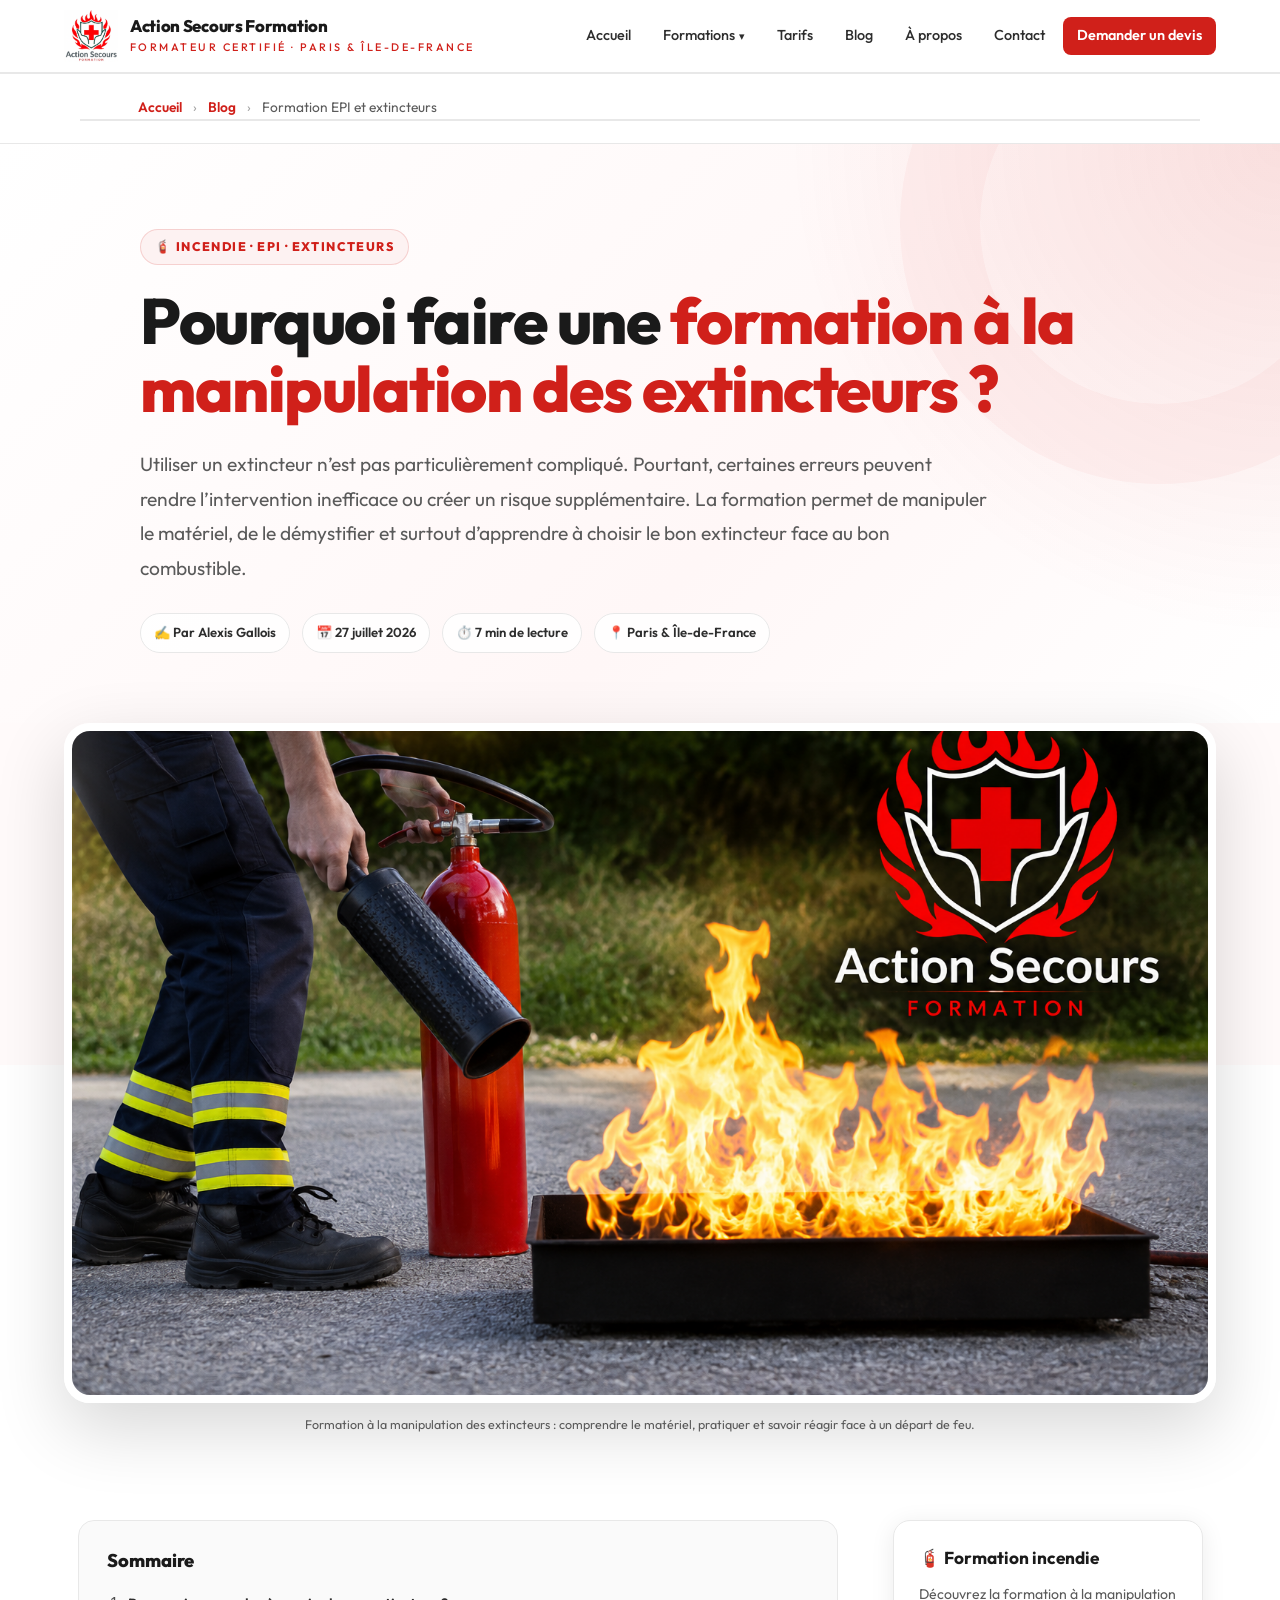
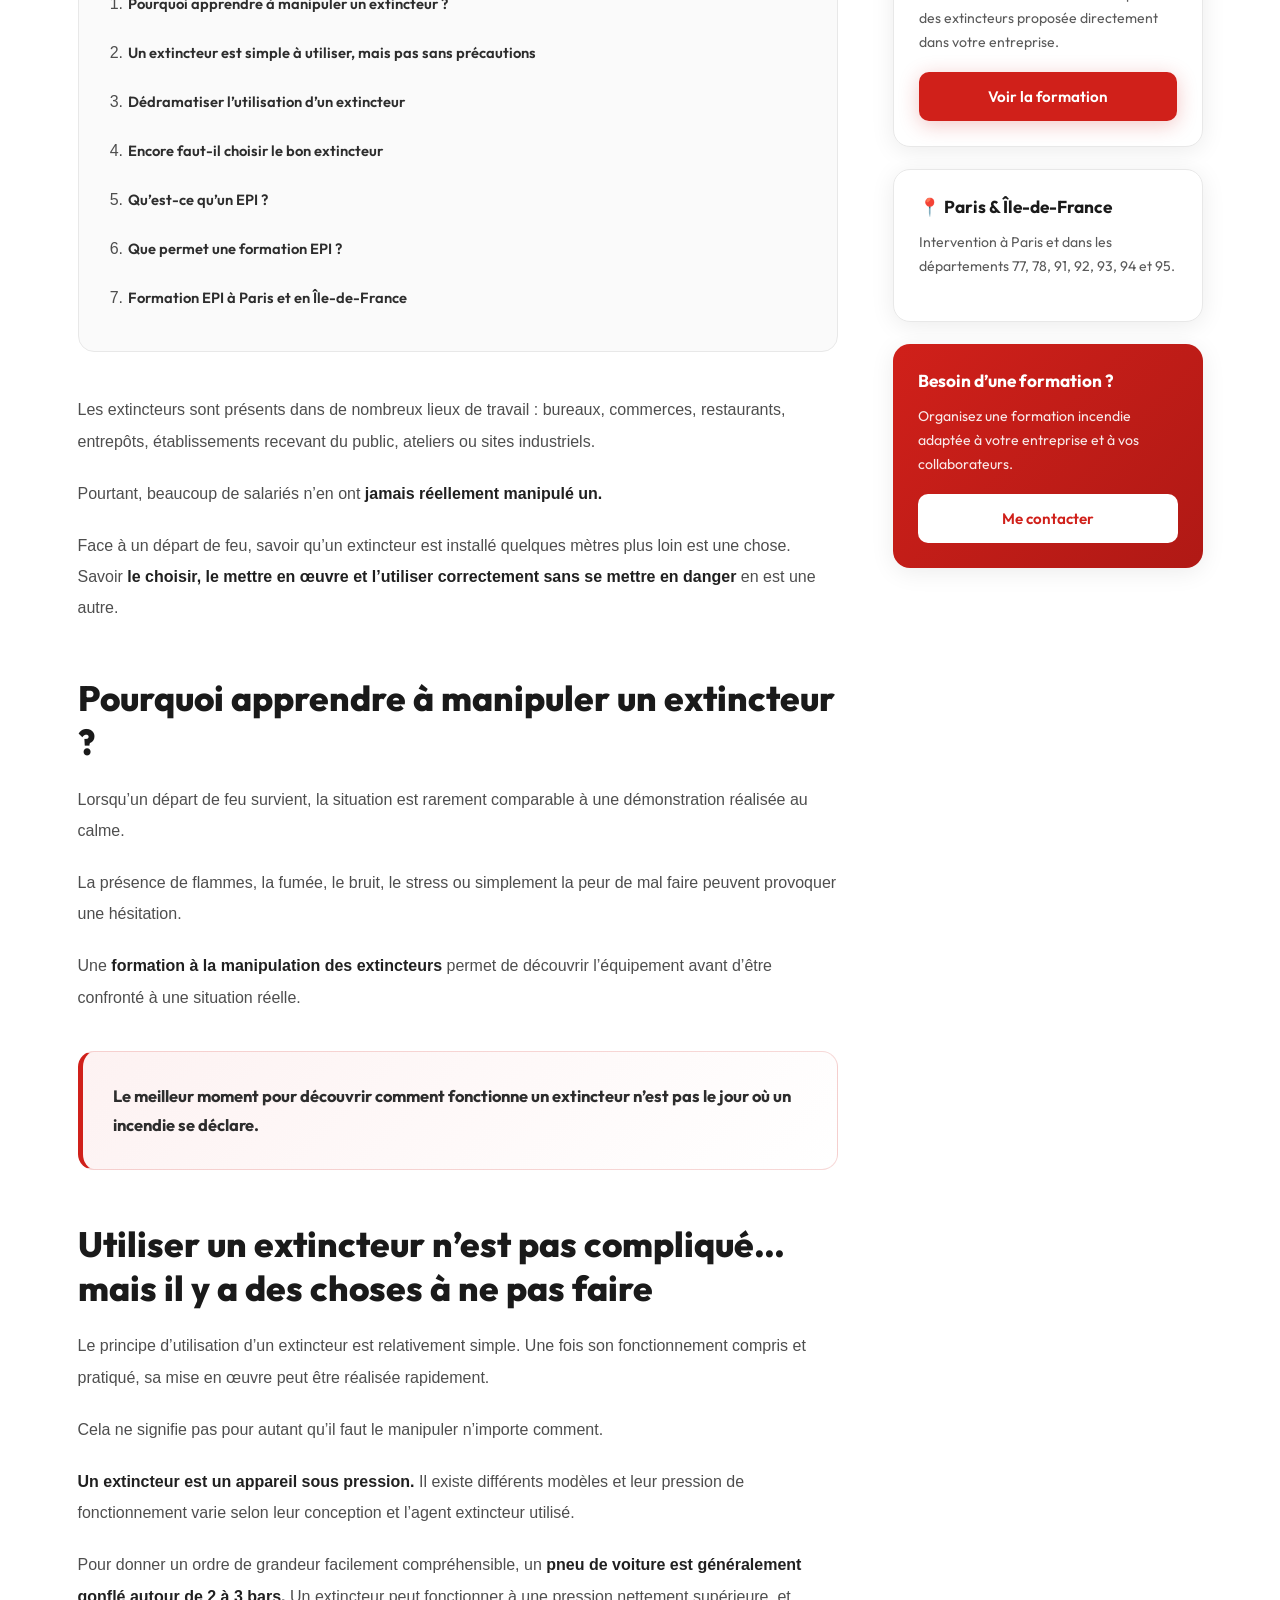
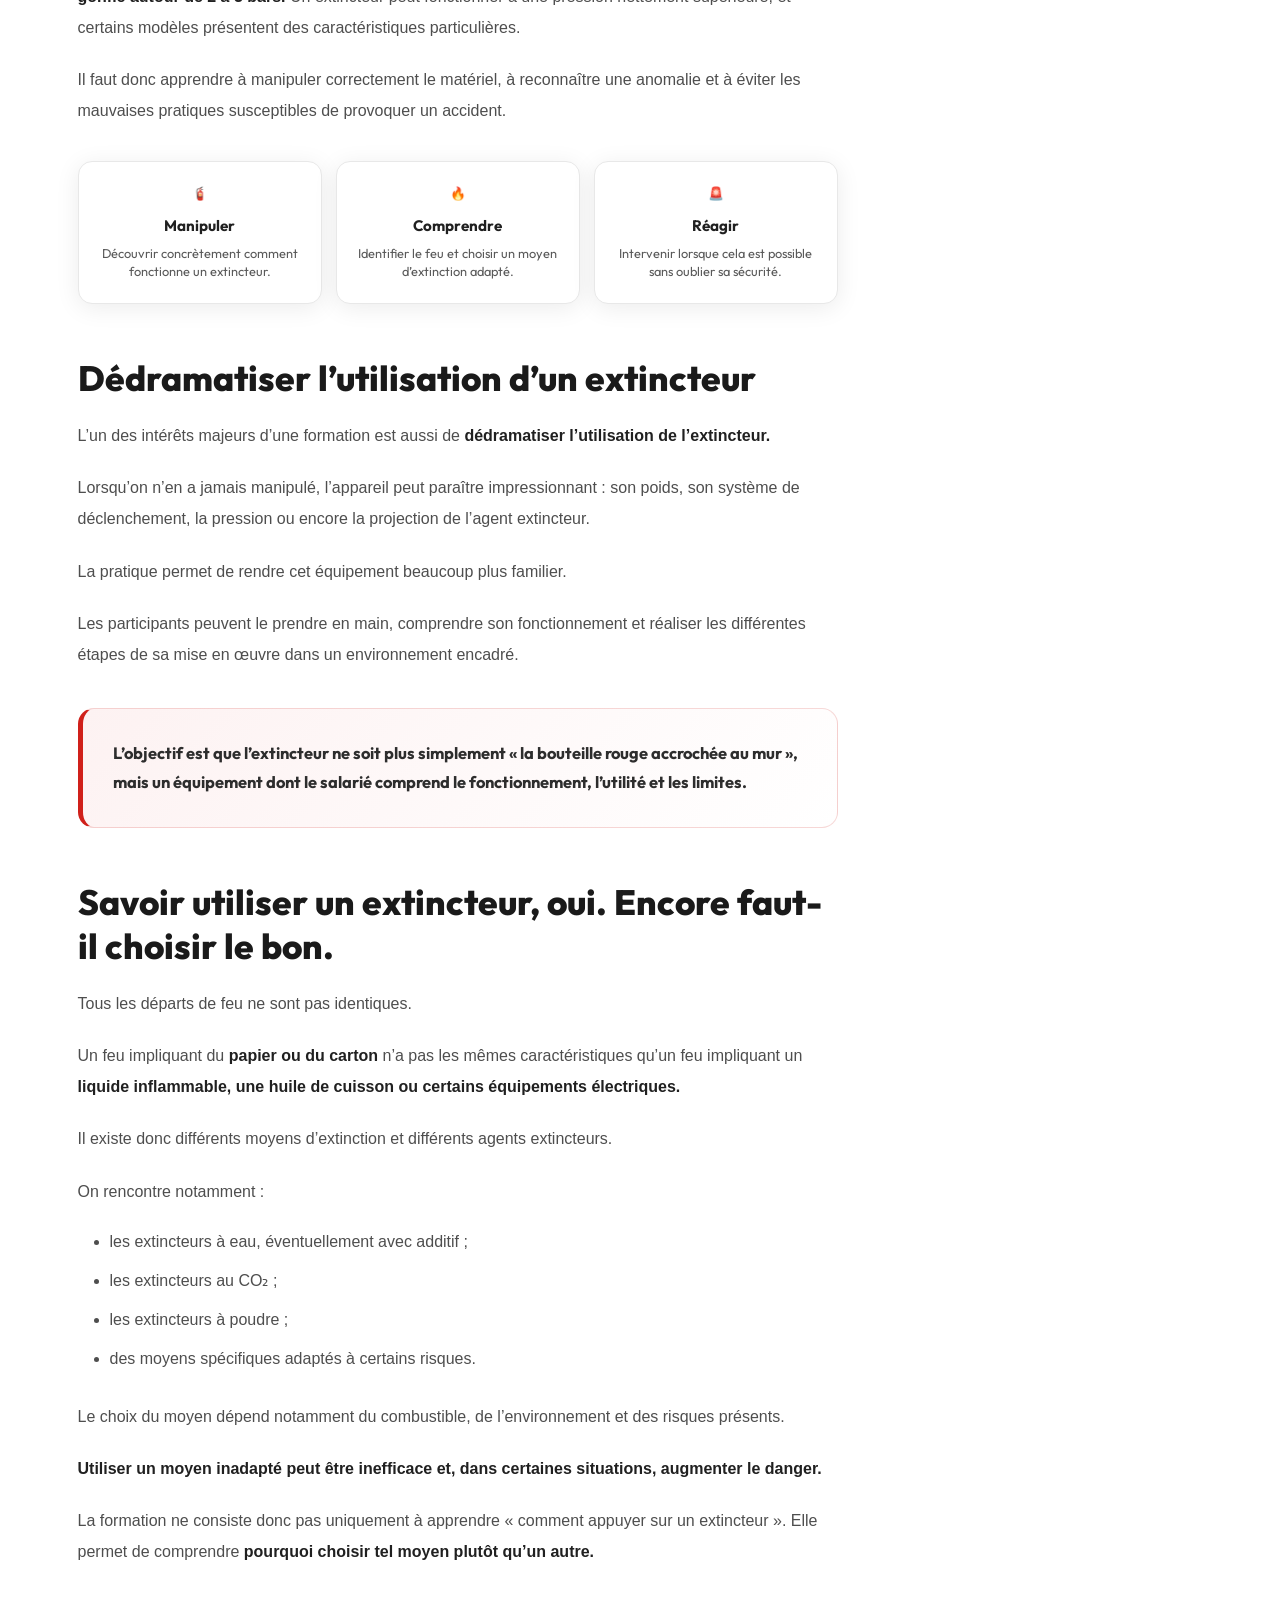
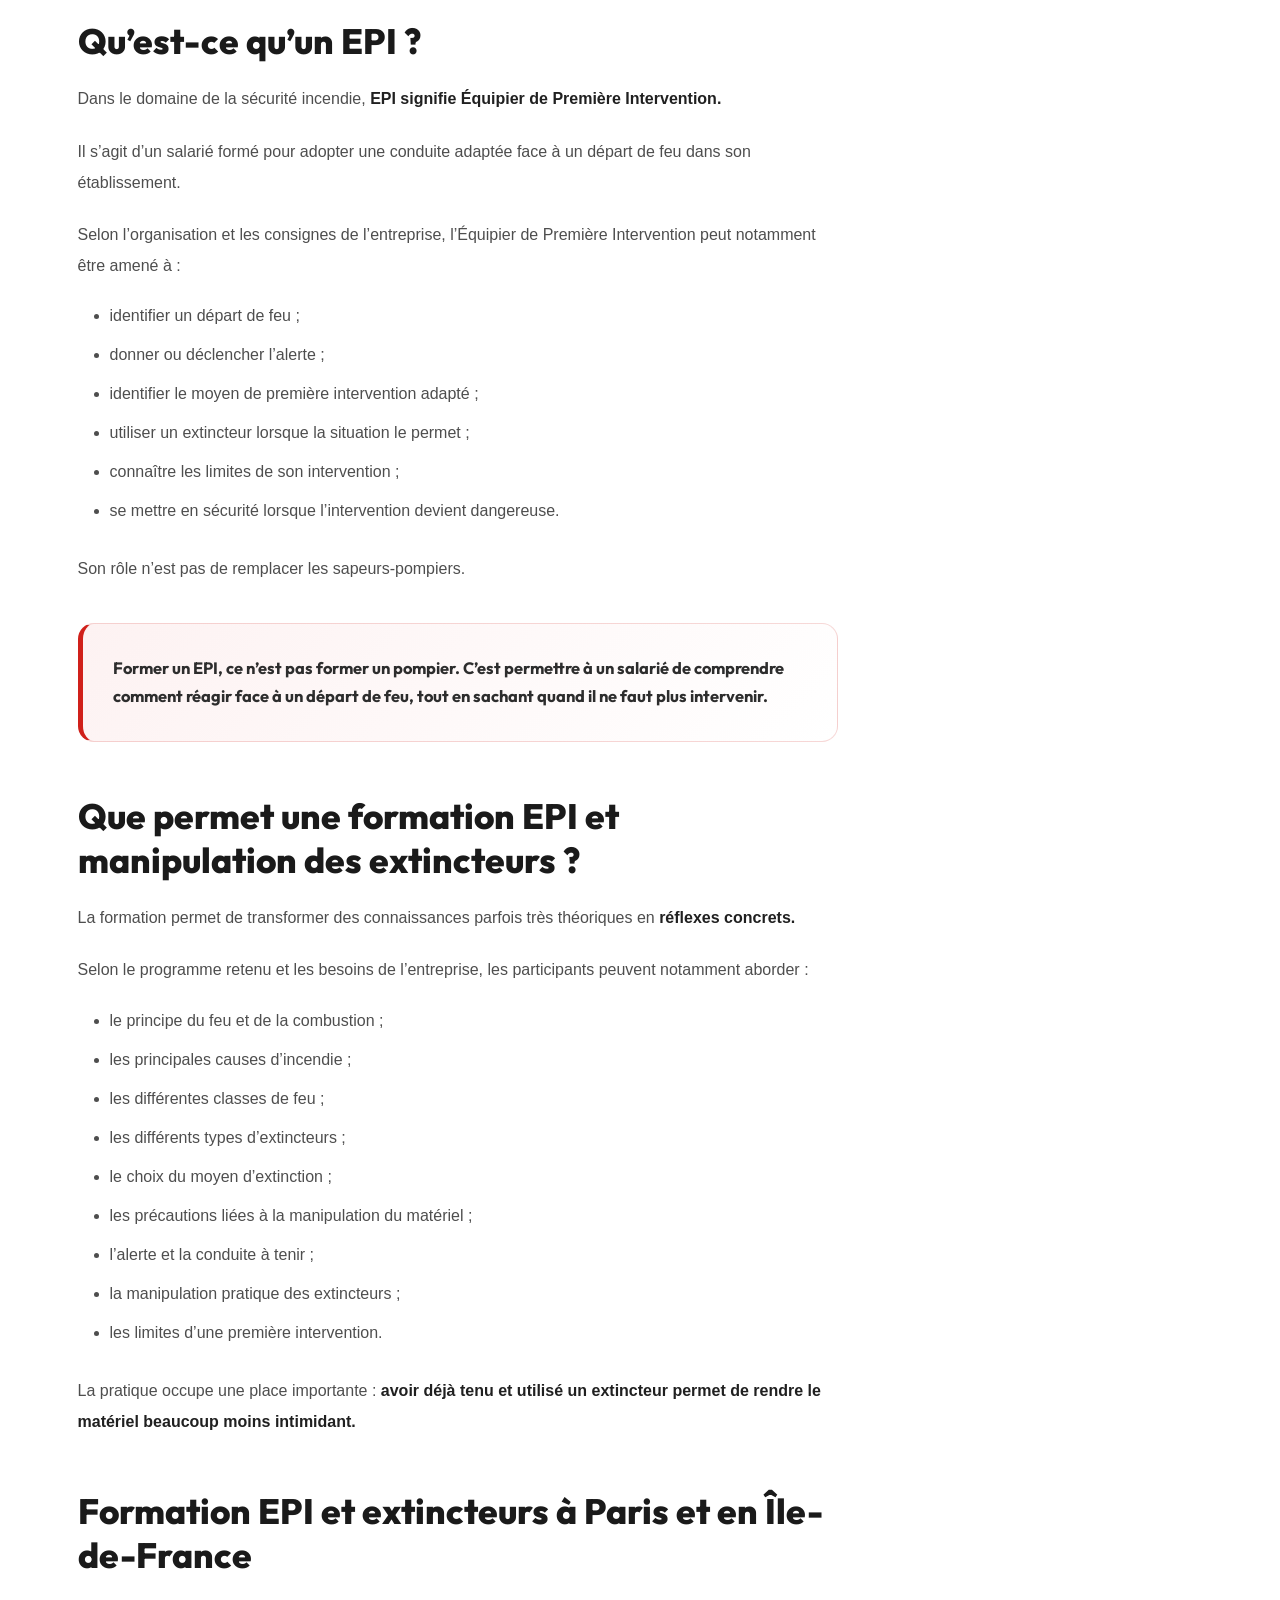
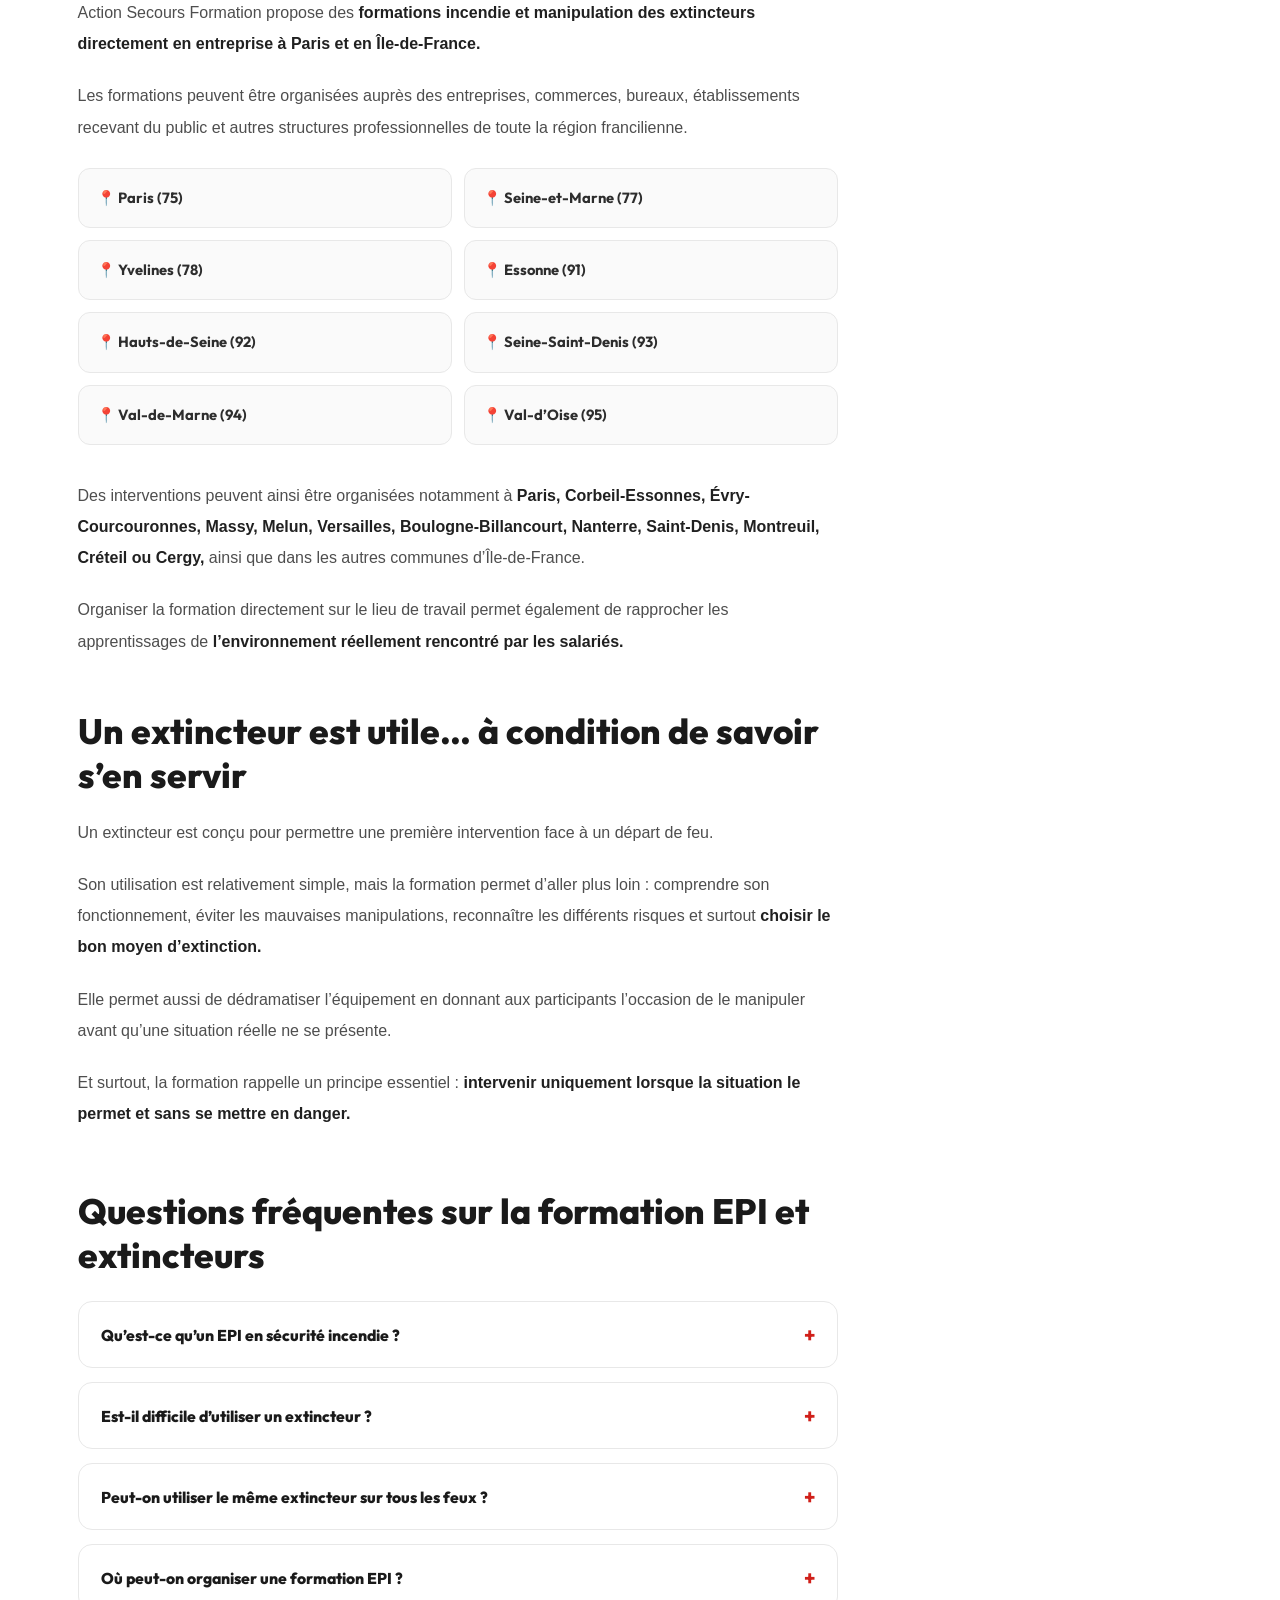
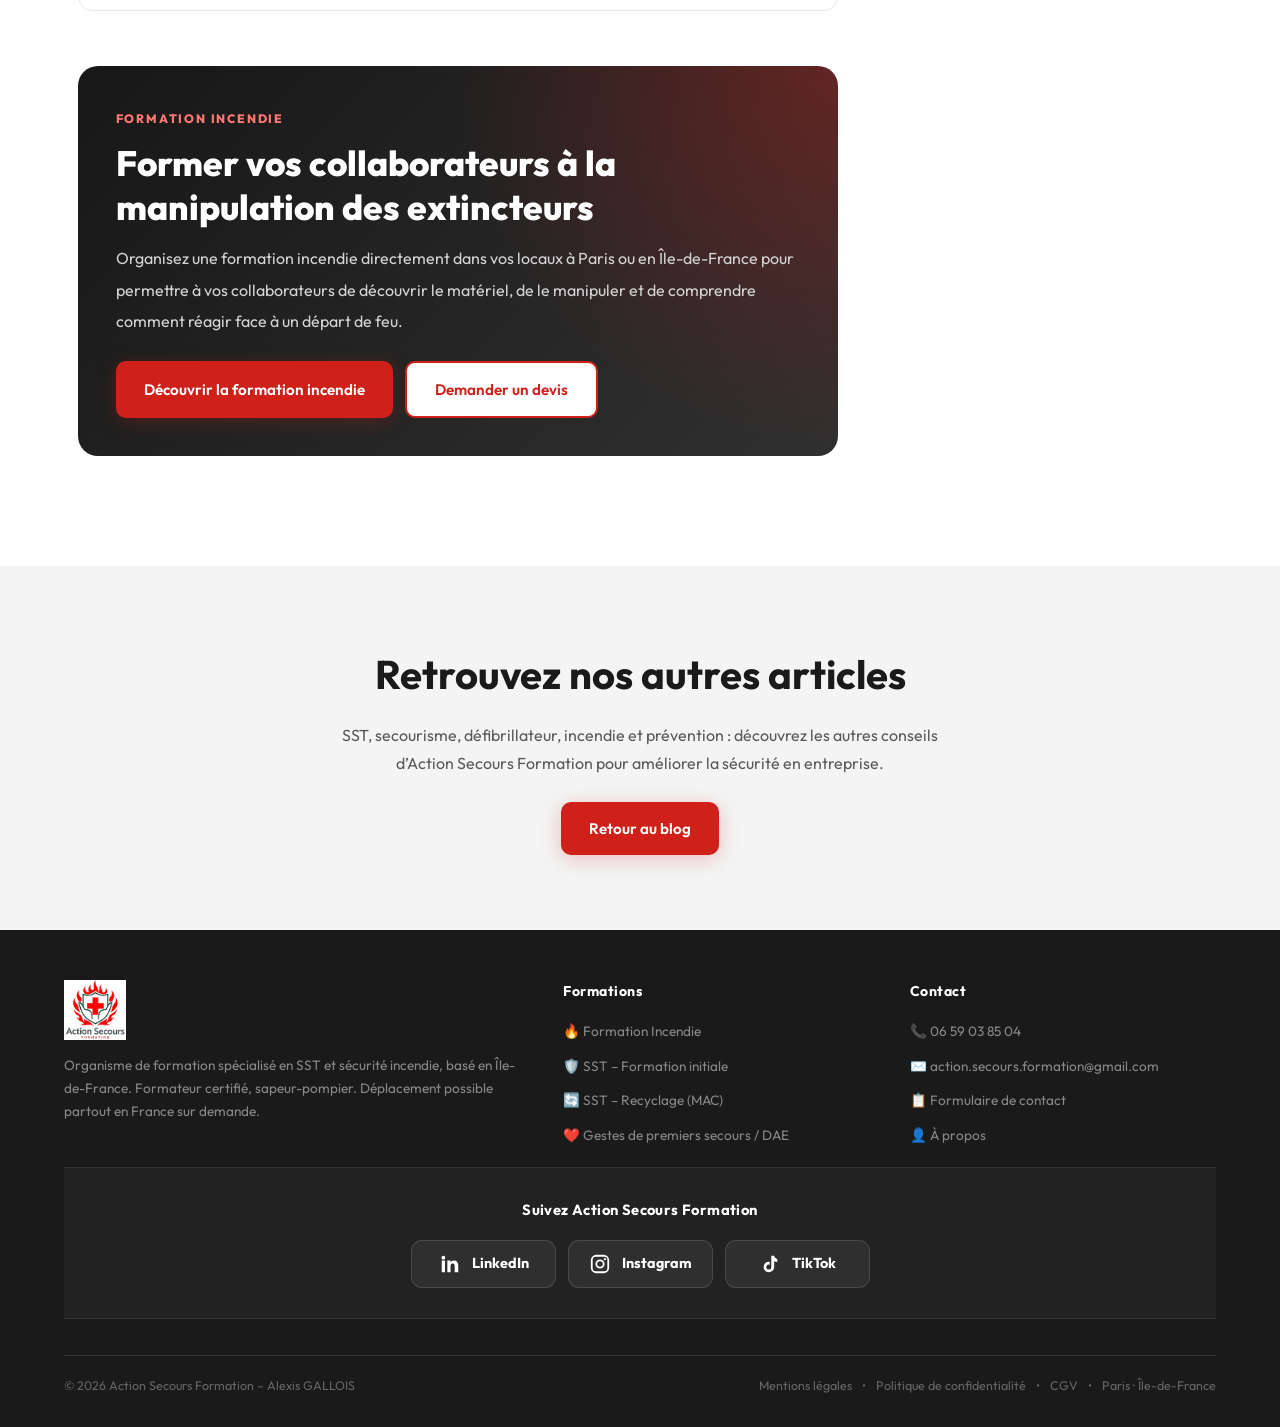
<file: article-formation-epi-extincteurs-paris.html>
<!DOCTYPE html>
<html lang="fr">

<head>
  <meta charset="UTF-8">
  <meta name="viewport" content="width=device-width, initial-scale=1.0">

  <title>Formation EPI et extincteurs à Paris & Île-de-France | Action Secours Formation</title>

  <meta
    name="description"
    content="Pourquoi suivre une formation EPI et manipulation des extincteurs ? Découvrez comment utiliser un extincteur, choisir le bon moyen d'extinction et réagir face à un départ de feu à Paris et en Île-de-France."
  >

  <meta name="robots" content="index, follow">

  <link
    rel="canonical"
    href="https://asf-formation.com/article-formation-epi-extincteurs-paris.html"
  >

  <!-- OPEN GRAPH -->
  <meta property="og:locale" content="fr_FR">
  <meta property="og:type" content="article">

  <meta
    property="og:title"
    content="Formation EPI et manipulation des extincteurs à Paris et en Île-de-France"
  >

  <meta
    property="og:description"
    content="Utiliser un extincteur est simple, mais encore faut-il savoir lequel choisir, comment l'utiliser et quelles erreurs éviter face à un départ de feu."
  >

  <meta
    property="og:url"
    content="https://asf-formation.com/article-formation-epi-extincteurs-paris.html"
  >

  <meta
    property="og:image"
    content="https://asf-formation.com/formation-epi-extincteurs-paris.png"
  >

  <meta
    property="og:image:alt"
    content="Formation EPI et manipulation des extincteurs à Paris et en Île-de-France"
  >

  <meta property="article:published_time" content="2026-07-27">
  <meta property="article:modified_time" content="2026-07-27">
  <meta property="article:author" content="Alexis Gallois">

  <link rel="icon" type="image/png" href="logo.png">
  <link rel="stylesheet" href="_shared.css">


  <!-- DONNÉES STRUCTURÉES SEO -->
  <script type="application/ld+json">
  {
    "@context": "https://schema.org",
    "@graph": [
      {
        "@type": "Article",
        "@id": "https://asf-formation.com/article-formation-epi-extincteurs-paris.html#article",
        "headline": "Formation EPI et manipulation des extincteurs à Paris et en Île-de-France",
        "description": "Pourquoi suivre une formation EPI et manipulation des extincteurs ? Découvrez le rôle de l'Équipier de Première Intervention, comment choisir un extincteur et comment réagir face à un départ de feu.",
        "image": [
          "https://asf-formation.com/formation-epi-extincteurs-paris.png"
        ],
        "datePublished": "2026-07-27",
        "dateModified": "2026-07-27",
        "inLanguage": "fr-FR",

        "author": {
          "@type": "Person",
          "@id": "https://asf-formation.com/#alexis-gallois",
          "name": "Alexis Gallois",
          "jobTitle": "Formateur SST et sécurité incendie",
          "url": "https://asf-formation.com/#about"
        },

        "publisher": {
          "@type": "Organization",
          "@id": "https://asf-formation.com/#business",
          "name": "Action Secours Formation",
          "url": "https://asf-formation.com/",
          "logo": {
            "@type": "ImageObject",
            "url": "https://asf-formation.com/logo.png"
          }
        },

        "mainEntityOfPage": {
          "@type": "WebPage",
          "@id": "https://asf-formation.com/article-formation-epi-extincteurs-paris.html"
        },

        "about": [
          "Formation EPI",
          "Équipier de Première Intervention",
          "Formation extincteurs",
          "Manipulation des extincteurs",
          "Formation incendie",
          "Sécurité incendie en entreprise",
          "Formation incendie Paris",
          "Formation incendie Île-de-France"
        ]
      },

      {
        "@type": "BreadcrumbList",
        "@id": "https://asf-formation.com/article-formation-epi-extincteurs-paris.html#breadcrumb",

        "itemListElement": [
          {
            "@type": "ListItem",
            "position": 1,
            "name": "Accueil",
            "item": "https://asf-formation.com/"
          },
          {
            "@type": "ListItem",
            "position": 2,
            "name": "Blog",
            "item": "https://asf-formation.com/blog.html"
          },
          {
            "@type": "ListItem",
            "position": 3,
            "name": "Formation EPI et extincteurs",
            "item": "https://asf-formation.com/article-formation-epi-extincteurs-paris.html"
          }
        ]
      },

      {
        "@type": "FAQPage",
        "@id": "https://asf-formation.com/article-formation-epi-extincteurs-paris.html#faq",

        "mainEntity": [
          {
            "@type": "Question",
            "name": "Qu'est-ce qu'un EPI en sécurité incendie ?",
            "acceptedAnswer": {
              "@type": "Answer",
              "text": "EPI signifie Équipier de Première Intervention. Il s'agit d'un salarié formé pour adopter une conduite adaptée face à un départ de feu et utiliser les moyens de première intervention lorsque les conditions le permettent."
            }
          },

          {
            "@type": "Question",
            "name": "Est-il difficile d'utiliser un extincteur ?",
            "acceptedAnswer": {
              "@type": "Answer",
              "text": "La manipulation d'un extincteur est relativement simple lorsque son fonctionnement est connu. La formation permet néanmoins d'apprendre à l'utiliser correctement, à choisir un moyen adapté et à éviter certaines mauvaises pratiques."
            }
          },

          {
            "@type": "Question",
            "name": "Peut-on utiliser le même extincteur sur tous les feux ?",
            "acceptedAnswer": {
              "@type": "Answer",
              "text": "Non. Le choix de l'extincteur dépend notamment du combustible, de l'environnement et des risques présents. La formation permet de comprendre les différences entre les moyens d'extinction."
            }
          },

          {
            "@type": "Question",
            "name": "Où organiser une formation EPI en Île-de-France ?",
            "acceptedAnswer": {
              "@type": "Answer",
              "text": "Action Secours Formation intervient directement en entreprise à Paris et en Île-de-France, notamment dans les départements 75, 77, 78, 91, 92, 93, 94 et 95."
            }
          }
        ]
      }
    ]
  }
  </script>


  <style>

    /* FIL D'ARIANE */
    .article-breadcrumb-section {
      padding: 22px 5%;
      background: #ffffff;
      border-bottom: 1px solid var(--border);
    }

    .article-breadcrumb {
      max-width: 1120px;
      margin: 0 auto;
      color: var(--gris);
      font-size: 0.86rem;
    }

    .article-breadcrumb a {
      color: var(--rouge);
      font-weight: 600;
      text-decoration: none;
    }

    .article-breadcrumb a:hover {
      text-decoration: underline;
    }

    .article-breadcrumb span {
      margin: 0 8px;
      color: #a0a0a0;
    }


    /* HERO */
    .article-hero {
      position: relative;
      overflow: hidden;
      padding: 85px 5% 70px;

      background:
        radial-gradient(
          circle at top right,
          rgba(208, 32, 26, 0.12),
          transparent 35%
        ),
        linear-gradient(
          135deg,
          #ffffff 0%,
          #fff7f7 60%,
          #ffffff 100%
        );
    }

    .article-hero::before {
      content: "";
      position: absolute;
      top: -180px;
      right: -140px;
      width: 520px;
      height: 520px;
      border: 80px solid rgba(208, 32, 26, 0.035);
      border-radius: 50%;
      pointer-events: none;
    }

    .article-hero-inner {
      position: relative;
      z-index: 1;
      max-width: 1000px;
      margin: 0 auto;
    }

    .article-category {
      display: inline-flex;
      align-items: center;
      gap: 8px;

      margin-bottom: 22px;
      padding: 7px 14px;

      color: var(--rouge);
      background: var(--rouge-light);

      border: 1px solid rgba(208, 32, 26, 0.16);
      border-radius: 50px;

      font-size: 0.78rem;
      font-weight: 800;
      letter-spacing: 1.4px;
      text-transform: uppercase;
    }

    .article-hero h1 {
      max-width: 960px;
      margin-bottom: 24px;

      color: var(--noir);

      font-size: clamp(2.35rem, 5vw, 4.5rem);
      font-weight: 800;
      letter-spacing: -1.5px;
      line-height: 1.06;
    }

    .article-hero h1 em {
      color: var(--rouge);
      font-style: normal;
    }

    .article-lead {
      max-width: 850px;
      margin-bottom: 28px;

      color: var(--gris);

      font-size: clamp(1.04rem, 2vw, 1.2rem);
      line-height: 1.8;
    }

    .article-information {
      display: flex;
      flex-wrap: wrap;
      gap: 12px;
    }

    .article-information span {
      display: inline-flex;
      align-items: center;
      gap: 7px;

      padding: 8px 13px;

      color: var(--gris-fonce);
      background: rgba(255, 255, 255, 0.82);

      border: 1px solid var(--border);
      border-radius: 50px;

      font-size: 0.82rem;
      font-weight: 600;
    }


    /* IMAGE PRINCIPALE */
    .article-cover-section {
      padding: 0 5%;

      background:
        linear-gradient(
          to bottom,
          #fffafa 0%,
          #fffafa 48%,
          #ffffff 48%,
          #ffffff 100%
        );
    }

    .article-cover {
      position: relative;
      max-width: 1180px;
      margin: 0 auto;
    }

    .article-cover img {
      width: 100%;
      max-height: 680px;

      display: block;
      object-fit: cover;

      border: 8px solid #ffffff;
      border-radius: 26px;

      box-shadow: 0 25px 70px rgba(0, 0, 0, 0.16);
    }

    .article-cover-caption {
      margin-top: 12px;
      color: var(--gris);
      font-size: 0.78rem;
      text-align: center;
    }


    /* CONTENU */
    .article-main {
      padding: 85px 5% 110px;
      background: #ffffff;
    }

    .article-container {
      display: grid;

      grid-template-columns:
        minmax(0, 760px)
        310px;

      justify-content: center;
      gap: 55px;

      max-width: 1180px;
      margin: 0 auto;
    }

    .article-content {
      min-width: 0;
    }

    .article-content h2 {
      margin: 52px 0 20px;

      color: var(--noir);

      font-size: clamp(1.55rem, 3vw, 2.2rem);
      font-weight: 800;
      line-height: 1.25;
    }

    .article-content h2:first-child {
      margin-top: 0;
    }

    .article-content h3 {
      margin: 32px 0 15px;

      color: var(--noir);

      font-size: 1.25rem;
      font-weight: 800;
      line-height: 1.35;
    }

    .article-content p {
      margin-bottom: 21px;

      color: #4e4e4e;

      font-family: "Inter", sans-serif;
      font-size: 1rem;
      line-height: 1.95;
    }

    .article-content strong {
      color: #202020;
    }

    .article-content ul {
      margin: 5px 0 28px 22px;
      padding-left: 10px;
    }

    .article-content li {
      margin-bottom: 11px;

      color: #4e4e4e;

      font-family: "Inter", sans-serif;
      line-height: 1.75;
    }

    .article-content a:not(.btn) {
      color: var(--rouge);
      font-weight: 700;
      text-decoration: underline;
      text-underline-offset: 3px;
    }


    /* SOMMAIRE */
    .article-summary {
      position: static !important;
      width: 100%;
      margin: 0 0 42px;
      padding: 28px;

      background: #fafafa;

      border: 1px solid var(--border);
      border-radius: 16px;
    }

    .article-summary h2 {
      margin: 0 0 18px;
      font-size: 1.15rem;
    }

    .article-summary ol {
      display: grid;
      gap: 10px;
      padding-left: 21px;
    }

    .article-summary a {
      color: var(--gris-fonce) !important;

      font-family: "Outfit", sans-serif;
      font-size: 0.92rem;
      font-weight: 600 !important;

      text-decoration: none !important;
    }

    .article-summary a:hover {
      color: var(--rouge) !important;
    }


    /* ENCADRÉ */
    .article-highlight {
      position: relative;

      margin: 38px 0;
      padding: 30px;

      overflow: hidden;

      background:
        linear-gradient(
          135deg,
          var(--rouge-light),
          #ffffff
        );

      border: 1px solid rgba(208, 32, 26, 0.17);
      border-left: 5px solid var(--rouge);
      border-radius: 16px;
    }

    .article-highlight p {
      margin: 0;

      color: var(--gris-fonce);

      font-family: "Outfit", sans-serif;
      font-size: 1.03rem;
      font-weight: 700;
      line-height: 1.75;
    }


    /* CARTES */
    .article-benefits {
      display: grid;
      grid-template-columns: repeat(3, 1fr);

      gap: 14px;

      margin: 35px 0;
    }

    .article-benefit {
      padding: 22px 18px;

      text-align: center;

      background: #ffffff;

      border: 1px solid var(--border);
      border-radius: 14px;

      box-shadow: var(--shadow);
    }

    .article-benefit-icon {
      display: block;
      margin-bottom: 10px;
      font-size: 1.8rem;
    }

    .article-benefit strong {
      display: block;

      margin-bottom: 6px;

      font-family: "Outfit", sans-serif;
      font-size: 0.95rem;
    }

    .article-benefit span {
      display: block;

      color: var(--gris);

      font-size: 0.8rem;
      line-height: 1.45;
    }


    /* ZONES */
    .article-area-grid {
      display: grid;
      grid-template-columns: repeat(2, 1fr);

      gap: 12px;

      margin: 25px 0 35px;
    }

    .article-area {
      padding: 17px 18px;

      background: #fafafa;

      border: 1px solid var(--border);
      border-radius: 12px;

      color: var(--gris-fonce);

      font-family: "Outfit", sans-serif;
      font-size: 0.92rem;
      font-weight: 700;
    }


    /* FAQ */
    .article-faq {
      margin-top: 60px;
    }

    .article-faq-title {
      margin-bottom: 24px !important;
    }

    .faq-item {
      margin-bottom: 14px;

      overflow: hidden;

      background: #ffffff;

      border: 1px solid var(--border);
      border-radius: 14px;
    }

    .faq-question {
      width: 100%;

      display: flex;
      justify-content: space-between;
      align-items: center;

      gap: 18px;

      padding: 20px 22px;

      color: var(--noir);
      background: transparent;

      border: none;

      font-family: "Outfit", sans-serif;
      font-size: 0.98rem;
      font-weight: 800;

      text-align: left;

      cursor: pointer;
    }

    .faq-question span {
      color: var(--rouge);
      font-size: 1.25rem;

      transition: transform 0.2s ease;
    }

    .faq-item.open .faq-question span {
      transform: rotate(45deg);
    }

    .faq-answer {
      display: none;
      padding: 0 22px 22px;
    }

    .faq-item.open .faq-answer {
      display: block;
    }

    .faq-answer p {
      margin: 0;

      font-family: "Outfit", sans-serif;
      font-size: 0.92rem;
      line-height: 1.75;
    }


    /* CTA */
    .article-cta {
      margin-top: 55px;
      padding: 38px;

      color: #ffffff;

      background:
        radial-gradient(
          circle at top right,
          rgba(208, 32, 26, 0.35),
          transparent 45%
        ),
        linear-gradient(
          135deg,
          #171717,
          #303030
        );

      border-radius: 20px;
    }

    .article-cta-label {
      display: inline-block;

      margin-bottom: 12px;

      color: #ff7771;

      font-size: 0.76rem;
      font-weight: 800;
      letter-spacing: 1.8px;
      text-transform: uppercase;
    }

    .article-cta h2 {
      margin: 0 0 14px;
      color: #ffffff;
    }

    .article-cta p {
      margin-bottom: 24px;

      color: #d5d5d5;

      font-family: "Outfit", sans-serif;
    }

    .article-cta-buttons {
      display: flex;
      flex-wrap: wrap;
      gap: 12px;
    }


    /* SIDEBAR */
    .article-sidebar {
      align-self: start;

      position: sticky;
      top: 100px;
    }

    .sidebar-card {
      margin-bottom: 22px;
      padding: 25px;

      background: #ffffff;

      border: 1px solid var(--border);
      border-radius: 17px;

      box-shadow: var(--shadow);
    }

    .sidebar-card h3 {
      margin: 0 0 13px;

      color: var(--noir);

      font-size: 1.08rem;
      line-height: 1.35;
    }

    .sidebar-card p {
      margin-bottom: 17px;

      color: var(--gris);

      font-size: 0.88rem;
      line-height: 1.7;
    }

    .sidebar-card .btn {
      width: 100%;

      justify-content: center;

      padding: 12px 16px;

      text-align: center;
    }

    .sidebar-contact {
      color: #ffffff;

      background:
        linear-gradient(
          135deg,
          var(--rouge),
          var(--rouge-hover)
        );

      border: none;
    }

    .sidebar-contact h3,
    .sidebar-contact p {
      color: #ffffff;
    }

    .sidebar-contact p {
      opacity: 0.9;
    }

    .sidebar-contact .btn {
      color: var(--rouge);
      background: #ffffff;
    }


    /* RETOUR BLOG */
    .article-back-blog {
      padding: 75px 5%;
      background: var(--gris-clair);
    }

    .article-back-blog-inner {
      max-width: 900px;
      margin: 0 auto;
      text-align: center;
    }

    .article-back-blog h2 {
      margin-bottom: 14px;
      font-size: clamp(1.7rem, 4vw, 2.5rem);
    }

    .article-back-blog p {
      max-width: 640px;

      margin: 0 auto 25px;

      color: var(--gris);

      line-height: 1.75;
    }


    /* RESPONSIVE */
    @media (max-width: 950px) {

      .article-container {
        grid-template-columns: 1fr;
      }

      .article-content {
        max-width: 780px;
        margin: 0 auto;
      }

      .article-sidebar {
        position: static;

        display: grid;
        grid-template-columns: 1fr 1fr;

        gap: 20px;

        max-width: 780px;
        margin: 0 auto;
      }

      .sidebar-card {
        margin-bottom: 0;
      }

    }

    @media (max-width: 680px) {

      .article-hero {
        padding: 65px 5% 55px;
      }

      .article-cover img {
        min-height: 260px;

        border-width: 5px;
        border-radius: 18px;
      }

      .article-main {
        padding-top: 60px;
      }

      .article-benefits {
        grid-template-columns: 1fr;
      }

      .article-area-grid {
        grid-template-columns: 1fr;
      }

      .article-sidebar {
        grid-template-columns: 1fr;
      }

      .article-cta {
        padding: 29px 23px;
      }

      .article-cta-buttons .btn {
        width: 100%;
        justify-content: center;
      }

    }

  </style>

</head>


<body>

  <main>


    <!-- FIL D'ARIANE -->
    <section class="article-breadcrumb-section">

      <nav class="article-breadcrumb" aria-label="Fil d’Ariane">

        <a href="index.html">
          Accueil
        </a>

        <span>›</span>

        <a href="blog.html">
          Blog
        </a>

        <span>›</span>

        Formation EPI et extincteurs

      </nav>

    </section>



    <!-- HERO -->
    <header class="article-hero">

      <div class="article-hero-inner">

        <span class="article-category">
          🧯 Incendie · EPI · Extincteurs
        </span>

        <h1>
          Pourquoi faire une
          <em>formation à la manipulation des extincteurs ?</em>
        </h1>

        <p class="article-lead">
          Utiliser un extincteur n’est pas particulièrement compliqué.
          Pourtant, certaines erreurs peuvent rendre l’intervention inefficace
          ou créer un risque supplémentaire. La formation permet de manipuler
          le matériel, de le démystifier et surtout d’apprendre à choisir
          le bon extincteur face au bon combustible.
        </p>

        <div class="article-information">

          <span>
            ✍️ Par Alexis Gallois
          </span>

          <span>
            📅 27 juillet 2026
          </span>

          <span>
            ⏱️ 7 min de lecture
          </span>

          <span>
            📍 Paris & Île-de-France
          </span>

        </div>

      </div>

    </header>



    <!-- IMAGE -->
    <section class="article-cover-section">

      <figure class="article-cover">

        <img
          src="formation-epi-extincteurs-paris.png"
          alt="Formation EPI et manipulation des extincteurs à Paris et en Île-de-France - Action Secours Formation"
          width="1536"
          height="1024"
          loading="eager"
        >

        <figcaption class="article-cover-caption">
          Formation à la manipulation des extincteurs :
          comprendre le matériel, pratiquer et savoir réagir
          face à un départ de feu.
        </figcaption>

      </figure>

    </section>



    <!-- ARTICLE -->
    <section class="article-main">

      <div class="article-container">


        <article class="article-content">


          <!-- SOMMAIRE -->
          <nav class="article-summary" aria-label="Sommaire de l’article">

            <h2>
              Sommaire
            </h2>

            <ol>

              <li>
                <a href="#pourquoi">
                  Pourquoi apprendre à manipuler un extincteur ?
                </a>
              </li>

              <li>
                <a href="#simple">
                  Un extincteur est simple à utiliser, mais pas sans précautions
                </a>
              </li>

              <li>
                <a href="#dedramatiser">
                  Dédramatiser l’utilisation d’un extincteur
                </a>
              </li>

              <li>
                <a href="#choisir">
                  Encore faut-il choisir le bon extincteur
                </a>
              </li>

              <li>
                <a href="#epi">
                  Qu’est-ce qu’un EPI ?
                </a>
              </li>

              <li>
                <a href="#formation">
                  Que permet une formation EPI ?
                </a>
              </li>

              <li>
                <a href="#paris">
                  Formation EPI à Paris et en Île-de-France
                </a>
              </li>

            </ol>

          </nav>



          <!-- INTRO -->
          <p>
            Les extincteurs sont présents dans de nombreux lieux de travail :
            bureaux, commerces, restaurants, entrepôts, établissements recevant
            du public, ateliers ou sites industriels.
          </p>

          <p>
            Pourtant, beaucoup de salariés n’en ont
            <strong>jamais réellement manipulé un.</strong>
          </p>

          <p>
            Face à un départ de feu, savoir qu’un extincteur est installé
            quelques mètres plus loin est une chose.
            Savoir <strong>le choisir, le mettre en œuvre et l’utiliser
            correctement sans se mettre en danger</strong> en est une autre.
          </p>



          <!-- POURQUOI -->
          <h2 id="pourquoi">
            Pourquoi apprendre à manipuler un extincteur ?
          </h2>

          <p>
            Lorsqu’un départ de feu survient, la situation est rarement
            comparable à une démonstration réalisée au calme.
          </p>

          <p>
            La présence de flammes, la fumée, le bruit, le stress ou simplement
            la peur de mal faire peuvent provoquer une hésitation.
          </p>

          <p>
            Une <strong>formation à la manipulation des extincteurs</strong>
            permet de découvrir l’équipement avant d’être confronté à une
            situation réelle.
          </p>

          <div class="article-highlight">

            <p>
              Le meilleur moment pour découvrir comment fonctionne un
              extincteur n’est pas le jour où un incendie se déclare.
            </p>

          </div>



          <!-- SIMPLE -->
          <h2 id="simple">
            Utiliser un extincteur n’est pas compliqué… mais il y a des choses à ne pas faire
          </h2>

          <p>
            Le principe d’utilisation d’un extincteur est relativement simple.
            Une fois son fonctionnement compris et pratiqué, sa mise en œuvre
            peut être réalisée rapidement.
          </p>

          <p>
            Cela ne signifie pas pour autant qu’il faut le manipuler
            n’importe comment.
          </p>

          <p>
            <strong>Un extincteur est un appareil sous pression.</strong>
            Il existe différents modèles et leur pression de fonctionnement
            varie selon leur conception et l’agent extincteur utilisé.
          </p>

          <p>
            Pour donner un ordre de grandeur facilement compréhensible,
            un <strong>pneu de voiture est généralement gonflé autour de
            2 à 3 bars.</strong>
            Un extincteur peut fonctionner à une pression nettement supérieure,
            et certains modèles présentent des caractéristiques particulières.
          </p>

          <p>
            Il faut donc apprendre à manipuler correctement le matériel,
            à reconnaître une anomalie et à éviter les mauvaises pratiques
            susceptibles de provoquer un accident.
          </p>

          <div class="article-benefits">

            <div class="article-benefit">

              <span class="article-benefit-icon">
                🧯
              </span>

              <strong>
                Manipuler
              </strong>

              <span>
                Découvrir concrètement comment fonctionne un extincteur.
              </span>

            </div>


            <div class="article-benefit">

              <span class="article-benefit-icon">
                🔥
              </span>

              <strong>
                Comprendre
              </strong>

              <span>
                Identifier le feu et choisir un moyen d’extinction adapté.
              </span>

            </div>


            <div class="article-benefit">

              <span class="article-benefit-icon">
                🚨
              </span>

              <strong>
                Réagir
              </strong>

              <span>
                Intervenir lorsque cela est possible sans oublier sa sécurité.
              </span>

            </div>

          </div>



          <!-- DEDRAMATISER -->
          <h2 id="dedramatiser">
            Dédramatiser l’utilisation d’un extincteur
          </h2>

          <p>
            L’un des intérêts majeurs d’une formation est aussi de
            <strong>dédramatiser l’utilisation de l’extincteur.</strong>
          </p>

          <p>
            Lorsqu’on n’en a jamais manipulé, l’appareil peut paraître
            impressionnant : son poids, son système de déclenchement,
            la pression ou encore la projection de l’agent extincteur.
          </p>

          <p>
            La pratique permet de rendre cet équipement beaucoup plus familier.
          </p>

          <p>
            Les participants peuvent le prendre en main, comprendre son
            fonctionnement et réaliser les différentes étapes de sa mise
            en œuvre dans un environnement encadré.
          </p>

          <div class="article-highlight">

            <p>
              L’objectif est que l’extincteur ne soit plus simplement
              « la bouteille rouge accrochée au mur », mais un équipement
              dont le salarié comprend le fonctionnement, l’utilité
              et les limites.
            </p>

          </div>



          <!-- CHOIX -->
          <h2 id="choisir">
            Savoir utiliser un extincteur, oui. Encore faut-il choisir le bon.
          </h2>

          <p>
            Tous les départs de feu ne sont pas identiques.
          </p>

          <p>
            Un feu impliquant du <strong>papier ou du carton</strong>
            n’a pas les mêmes caractéristiques qu’un feu impliquant
            un <strong>liquide inflammable, une huile de cuisson
            ou certains équipements électriques.</strong>
          </p>

          <p>
            Il existe donc différents moyens d’extinction et différents
            agents extincteurs.
          </p>

          <p>
            On rencontre notamment :
          </p>

          <ul>

            <li>
              les extincteurs à eau, éventuellement avec additif ;
            </li>

            <li>
              les extincteurs au CO₂ ;
            </li>

            <li>
              les extincteurs à poudre ;
            </li>

            <li>
              des moyens spécifiques adaptés à certains risques.
            </li>

          </ul>

          <p>
            Le choix du moyen dépend notamment du combustible, de
            l’environnement et des risques présents.
          </p>

          <p>
            <strong>
              Utiliser un moyen inadapté peut être inefficace et,
              dans certaines situations, augmenter le danger.
            </strong>
          </p>

          <p>
            La formation ne consiste donc pas uniquement à apprendre
            « comment appuyer sur un extincteur ».
            Elle permet de comprendre
            <strong>pourquoi choisir tel moyen plutôt qu’un autre.</strong>
          </p>



          <!-- EPI -->
          <h2 id="epi">
            Qu’est-ce qu’un EPI ?
          </h2>

          <p>
            Dans le domaine de la sécurité incendie,
            <strong>EPI signifie Équipier de Première Intervention.</strong>
          </p>

          <p>
            Il s’agit d’un salarié formé pour adopter une conduite adaptée
            face à un départ de feu dans son établissement.
          </p>

          <p>
            Selon l’organisation et les consignes de l’entreprise,
            l’Équipier de Première Intervention peut notamment être amené à :
          </p>

          <ul>

            <li>
              identifier un départ de feu ;
            </li>

            <li>
              donner ou déclencher l’alerte ;
            </li>

            <li>
              identifier le moyen de première intervention adapté ;
            </li>

            <li>
              utiliser un extincteur lorsque la situation le permet ;
            </li>

            <li>
              connaître les limites de son intervention ;
            </li>

            <li>
              se mettre en sécurité lorsque l’intervention devient dangereuse.
            </li>

          </ul>

          <p>
            Son rôle n’est pas de remplacer les sapeurs-pompiers.
          </p>

          <div class="article-highlight">

            <p>
              Former un EPI, ce n’est pas former un pompier.
              C’est permettre à un salarié de comprendre comment réagir
              face à un départ de feu, tout en sachant quand il ne faut
              plus intervenir.
            </p>

          </div>



          <!-- FORMATION -->
          <h2 id="formation">
            Que permet une formation EPI et manipulation des extincteurs ?
          </h2>

          <p>
            La formation permet de transformer des connaissances parfois
            très théoriques en <strong>réflexes concrets.</strong>
          </p>

          <p>
            Selon le programme retenu et les besoins de l’entreprise,
            les participants peuvent notamment aborder :
          </p>

          <ul>

            <li>
              le principe du feu et de la combustion ;
            </li>

            <li>
              les principales causes d’incendie ;
            </li>

            <li>
              les différentes classes de feu ;
            </li>

            <li>
              les différents types d’extincteurs ;
            </li>

            <li>
              le choix du moyen d’extinction ;
            </li>

            <li>
              les précautions liées à la manipulation du matériel ;
            </li>

            <li>
              l’alerte et la conduite à tenir ;
            </li>

            <li>
              la manipulation pratique des extincteurs ;
            </li>

            <li>
              les limites d’une première intervention.
            </li>

          </ul>

          <p>
            La pratique occupe une place importante :
            <strong>
              avoir déjà tenu et utilisé un extincteur permet de rendre
              le matériel beaucoup moins intimidant.
            </strong>
          </p>



          <!-- PARIS -->
          <h2 id="paris">
            Formation EPI et extincteurs à Paris et en Île-de-France
          </h2>

          <p>
            Action Secours Formation propose des
            <strong>
              formations incendie et manipulation des extincteurs
              directement en entreprise à Paris et en Île-de-France.
            </strong>
          </p>

          <p>
            Les formations peuvent être organisées auprès des entreprises,
            commerces, bureaux, établissements recevant du public et autres
            structures professionnelles de toute la région francilienne.
          </p>

          <div class="article-area-grid">

            <div class="article-area">
              📍 Paris (75)
            </div>

            <div class="article-area">
              📍 Seine-et-Marne (77)
            </div>

            <div class="article-area">
              📍 Yvelines (78)
            </div>

            <div class="article-area">
              📍 Essonne (91)
            </div>

            <div class="article-area">
              📍 Hauts-de-Seine (92)
            </div>

            <div class="article-area">
              📍 Seine-Saint-Denis (93)
            </div>

            <div class="article-area">
              📍 Val-de-Marne (94)
            </div>

            <div class="article-area">
              📍 Val-d’Oise (95)
            </div>

          </div>

          <p>
            Des interventions peuvent ainsi être organisées notamment à
            <strong>
              Paris, Corbeil-Essonnes, Évry-Courcouronnes, Massy,
              Melun, Versailles, Boulogne-Billancourt, Nanterre,
              Saint-Denis, Montreuil, Créteil ou Cergy,
            </strong>
            ainsi que dans les autres communes d’Île-de-France.
          </p>

          <p>
            Organiser la formation directement sur le lieu de travail
            permet également de rapprocher les apprentissages de
            <strong>l’environnement réellement rencontré par les salariés.</strong>
          </p>



          <!-- CONCLUSION -->
          <h2>
            Un extincteur est utile… à condition de savoir s’en servir
          </h2>

          <p>
            Un extincteur est conçu pour permettre une première intervention
            face à un départ de feu.
          </p>

          <p>
            Son utilisation est relativement simple, mais la formation permet
            d’aller plus loin : comprendre son fonctionnement, éviter les
            mauvaises manipulations, reconnaître les différents risques et
            surtout <strong>choisir le bon moyen d’extinction.</strong>
          </p>

          <p>
            Elle permet aussi de dédramatiser l’équipement en donnant aux
            participants l’occasion de le manipuler avant qu’une situation
            réelle ne se présente.
          </p>

          <p>
            Et surtout, la formation rappelle un principe essentiel :
            <strong>
              intervenir uniquement lorsque la situation le permet
              et sans se mettre en danger.
            </strong>
          </p>



          <!-- FAQ -->
          <section class="article-faq" id="faq">

            <h2 class="article-faq-title">
              Questions fréquentes sur la formation EPI et extincteurs
            </h2>


            <div class="faq-item">

              <button class="faq-question" type="button">

                Qu’est-ce qu’un EPI en sécurité incendie ?

                <span>+</span>

              </button>

              <div class="faq-answer">

                <p>
                  EPI signifie Équipier de Première Intervention.
                  Il s’agit d’un salarié formé pour adopter une conduite
                  adaptée face à un départ de feu et utiliser les moyens
                  de première intervention lorsque les conditions
                  permettent de le faire en sécurité.
                </p>

              </div>

            </div>


            <div class="faq-item">

              <button class="faq-question" type="button">

                Est-il difficile d’utiliser un extincteur ?

                <span>+</span>

              </button>

              <div class="faq-answer">

                <p>
                  La manipulation d’un extincteur est relativement simple
                  lorsque son fonctionnement est connu. La formation permet
                  toutefois d’apprendre à le mettre en œuvre correctement,
                  à choisir un moyen adapté et à éviter certaines
                  mauvaises pratiques.
                </p>

              </div>

            </div>


            <div class="faq-item">

              <button class="faq-question" type="button">

                Peut-on utiliser le même extincteur sur tous les feux ?

                <span>+</span>

              </button>

              <div class="faq-answer">

                <p>
                  Non. Le choix du moyen d’extinction dépend notamment
                  du combustible, de l’environnement et des risques présents.
                  La formation permet de comprendre les différences entre
                  les principaux moyens de première intervention.
                </p>

              </div>

            </div>


            <div class="faq-item">

              <button class="faq-question" type="button">

                Où peut-on organiser une formation EPI ?

                <span>+</span>

              </button>

              <div class="faq-answer">

                <p>
                  Action Secours Formation intervient directement en
                  entreprise à Paris et en Île-de-France, notamment
                  dans les départements 75, 77, 78, 91, 92, 93, 94 et 95.
                </p>

              </div>

            </div>

          </section>



          <!-- CTA -->
          <section class="article-cta">

            <span class="article-cta-label">
              Formation incendie
            </span>

            <h2>
              Former vos collaborateurs à la manipulation des extincteurs
            </h2>

            <p>
              Organisez une formation incendie directement dans vos locaux
              à Paris ou en Île-de-France pour permettre à vos collaborateurs
              de découvrir le matériel, de le manipuler et de comprendre
              comment réagir face à un départ de feu.
            </p>

            <div class="article-cta-buttons">

              <a
                href="formation-incendie.html"
                class="btn btn-primary"
              >
                Découvrir la formation incendie
              </a>

              <a
                href="index.html#contact"
                class="btn btn-secondary"
              >
                Demander un devis
              </a>

            </div>

          </section>

        </article>



        <!-- SIDEBAR -->
        <aside class="article-sidebar">

          <div class="sidebar-card">

            <h3>
              🧯 Formation incendie
            </h3>

            <p>
              Découvrez la formation à la manipulation des extincteurs
              proposée directement dans votre entreprise.
            </p>

            <a
              href="formation-incendie.html"
              class="btn btn-primary"
            >
              Voir la formation
            </a>

          </div>


          <div class="sidebar-card">

            <h3>
              📍 Paris & Île-de-France
            </h3>

            <p>
              Intervention à Paris et dans les départements
              77, 78, 91, 92, 93, 94 et 95.
            </p>

          </div>


          <div class="sidebar-card sidebar-contact">

            <h3>
              Besoin d’une formation ?
            </h3>

            <p>
              Organisez une formation incendie adaptée à votre entreprise
              et à vos collaborateurs.
            </p>

            <a
              href="index.html#contact"
              class="btn"
            >
              Me contacter
            </a>

          </div>

        </aside>


      </div>

    </section>



    <!-- RETOUR BLOG -->
    <section class="article-back-blog">

      <div class="article-back-blog-inner">

        <h2>
          Retrouvez nos autres articles
        </h2>

        <p>
          SST, secourisme, défibrillateur, incendie et prévention :
          découvrez les autres conseils d’Action Secours Formation
          pour améliorer la sécurité en entreprise.
        </p>

        <a
          href="blog.html"
          class="btn btn-primary"
        >
          Retour au blog
        </a>

      </div>

    </section>


  </main>


  <script src="_shared.js"></script>


  <script>

    document.querySelectorAll(".faq-question").forEach(function(button) {

      button.addEventListener("click", function() {

        const item = this.parentElement;

        item.classList.toggle("open");

      });

    });

  </script>

</body>

</html>
</file>
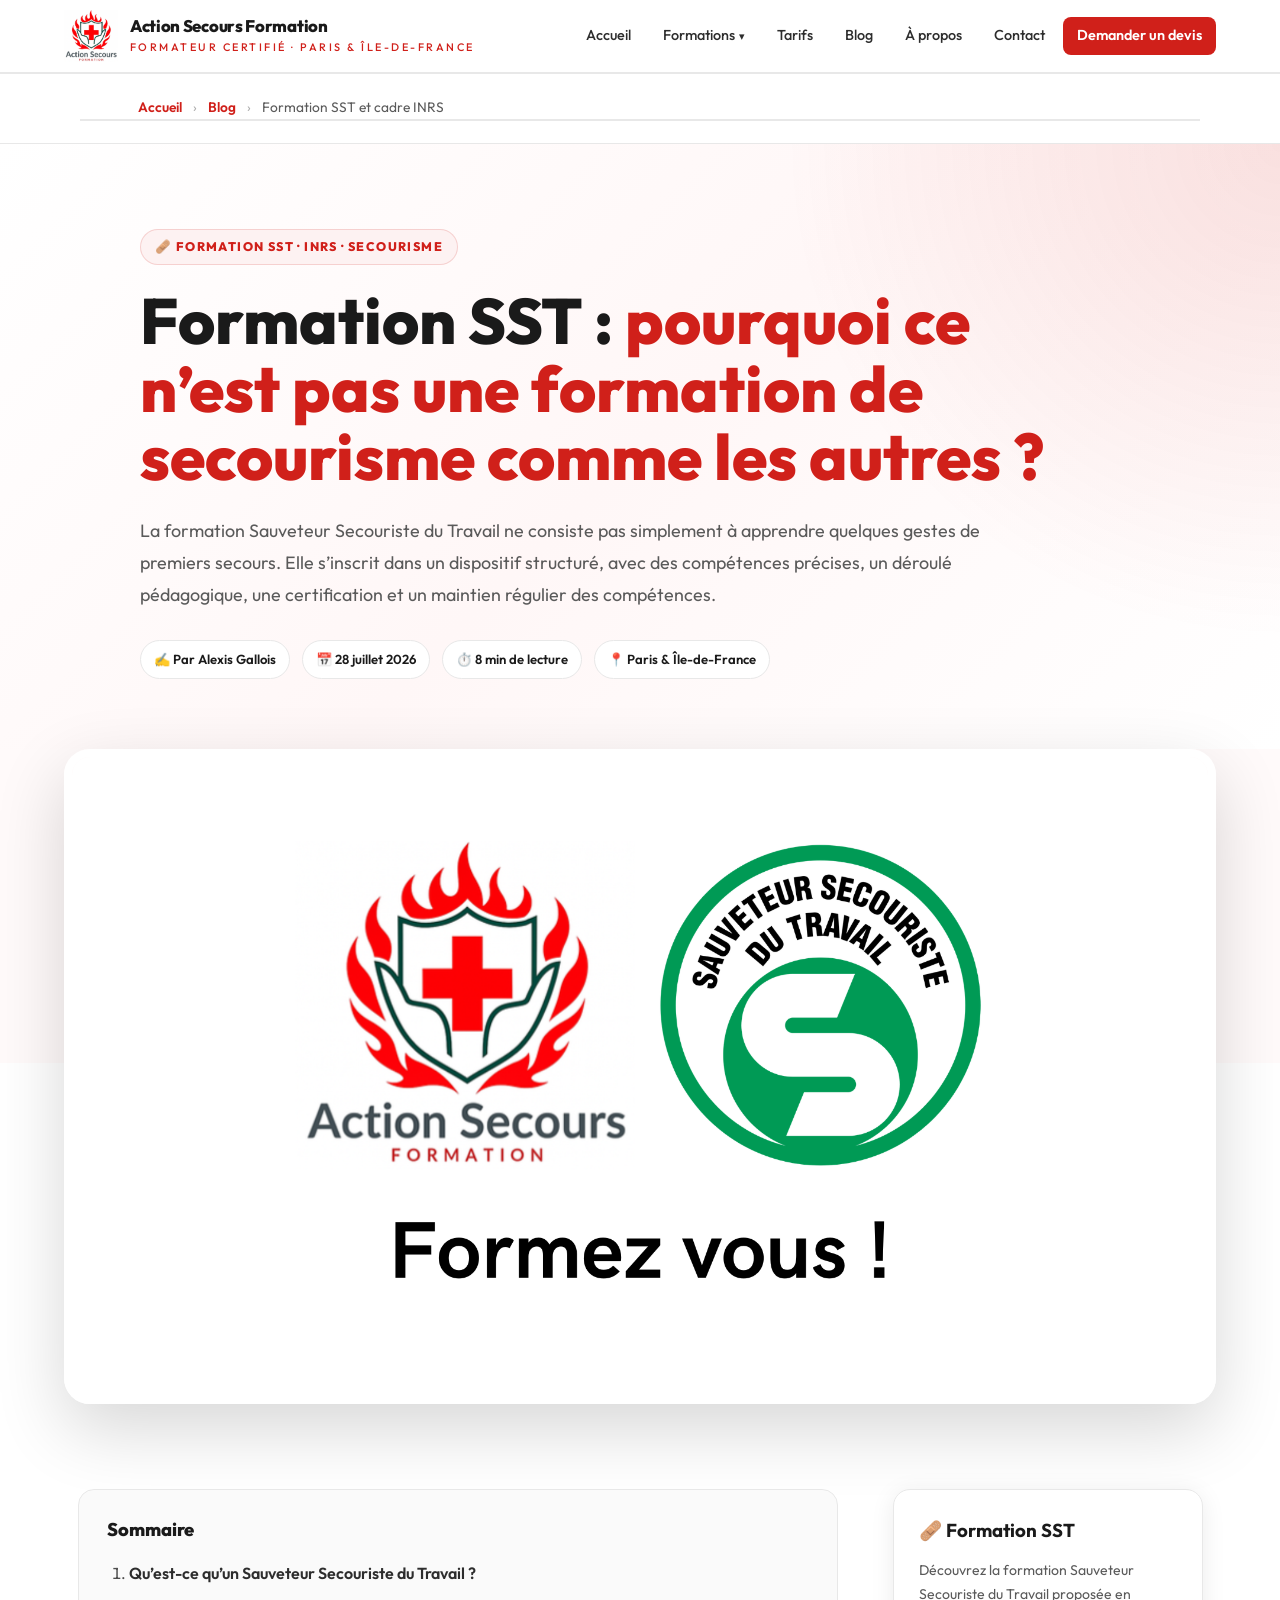
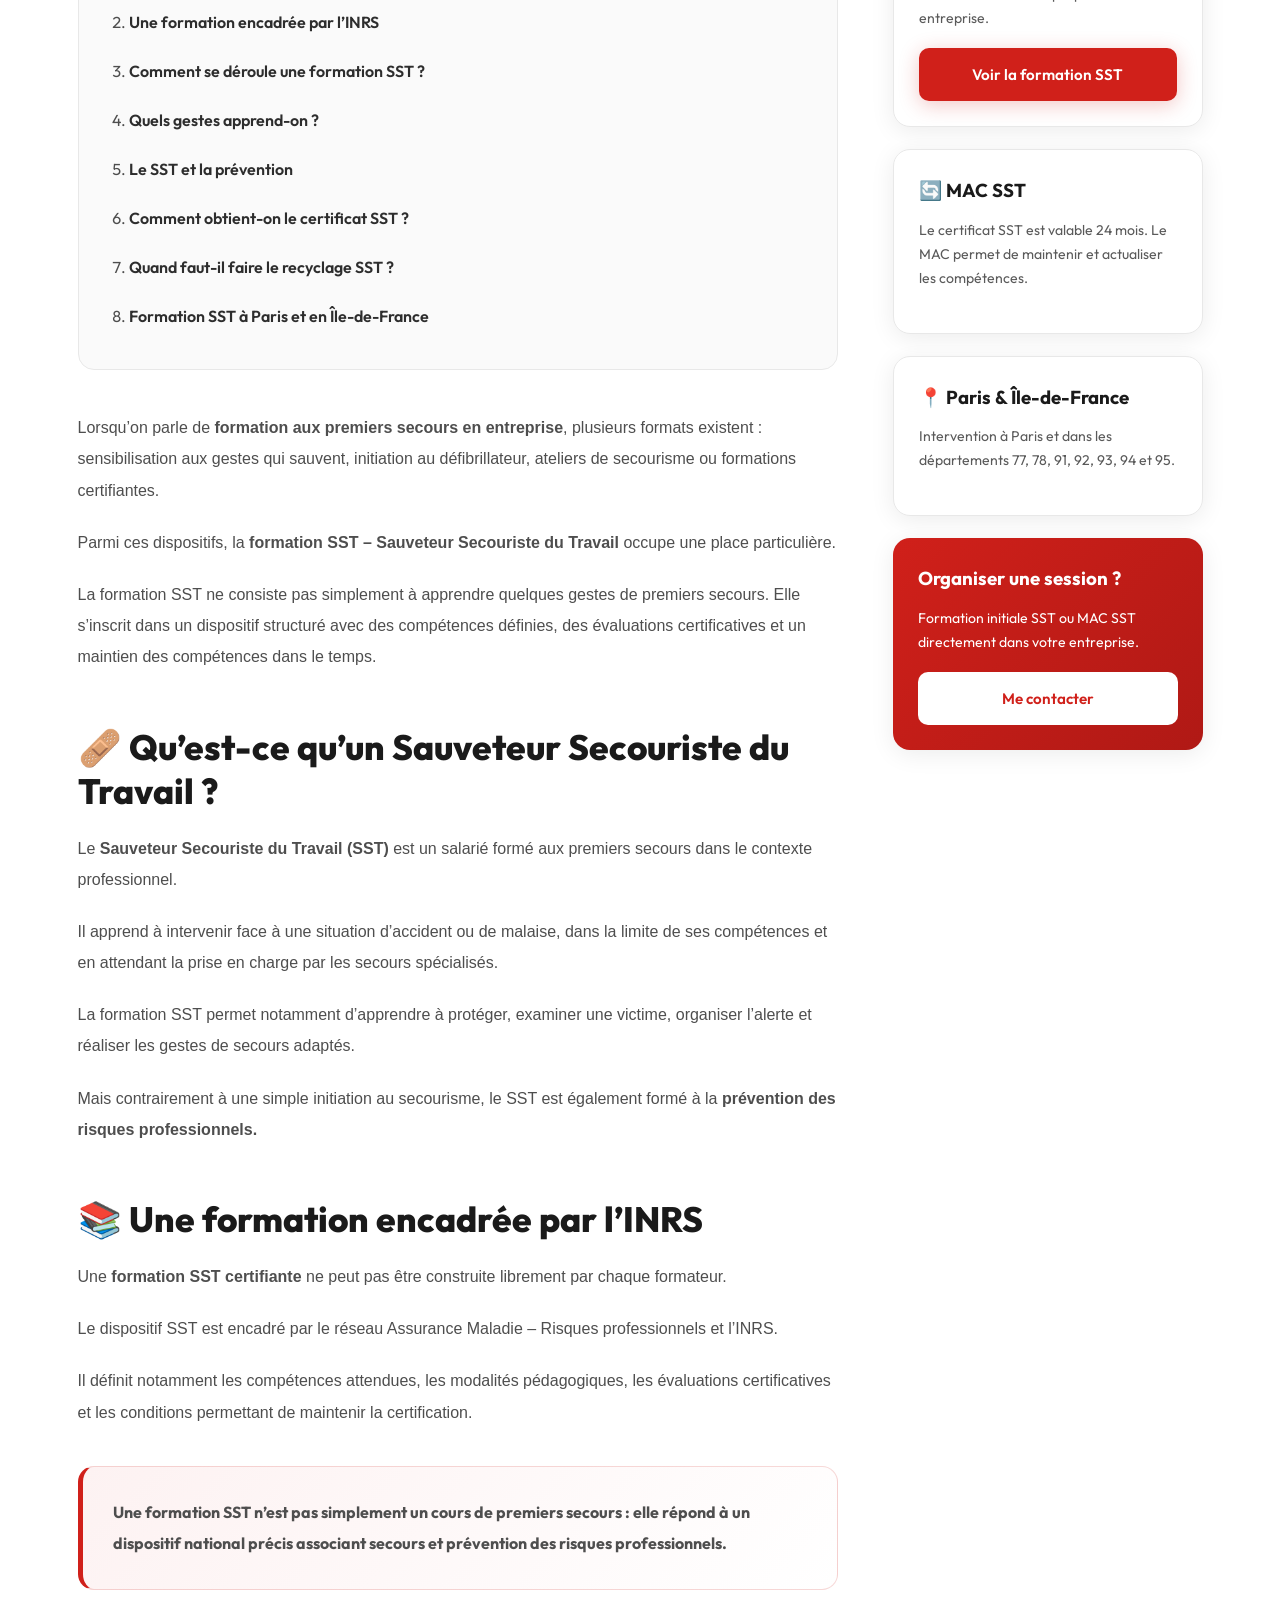
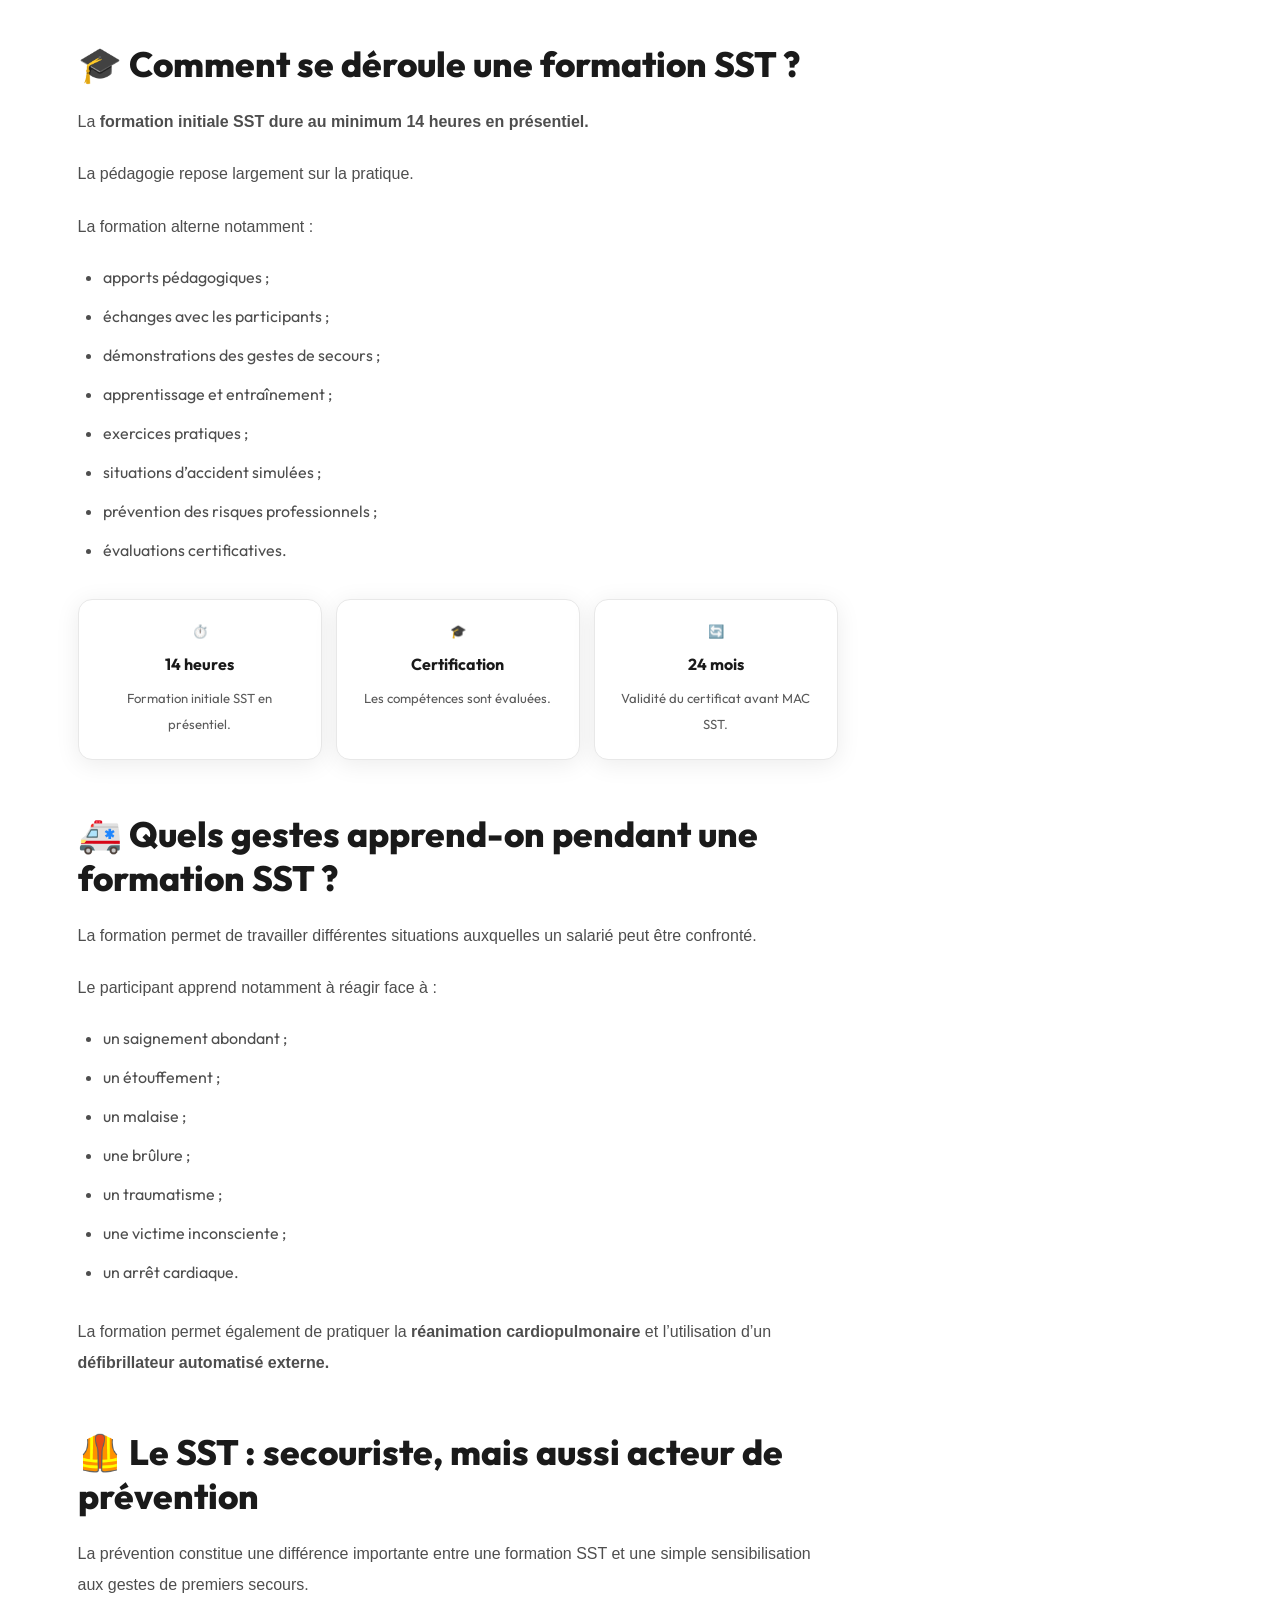
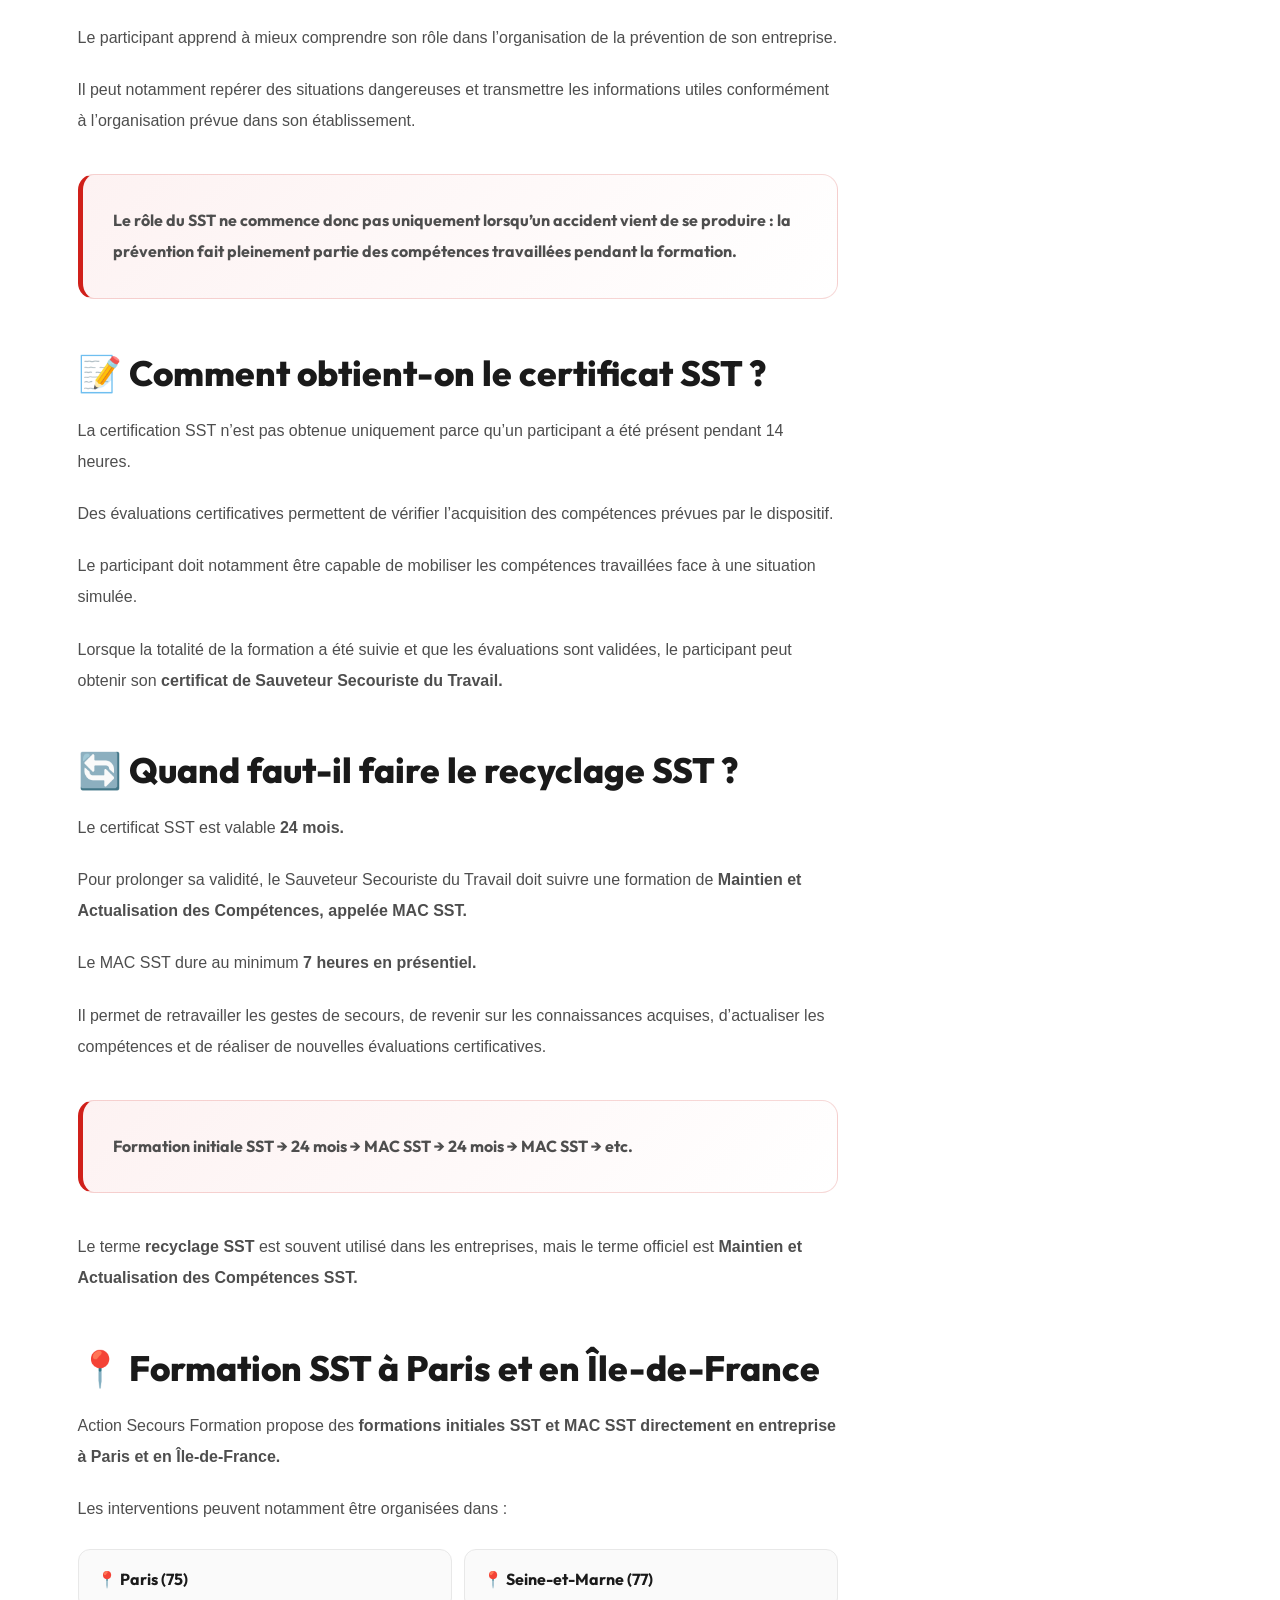
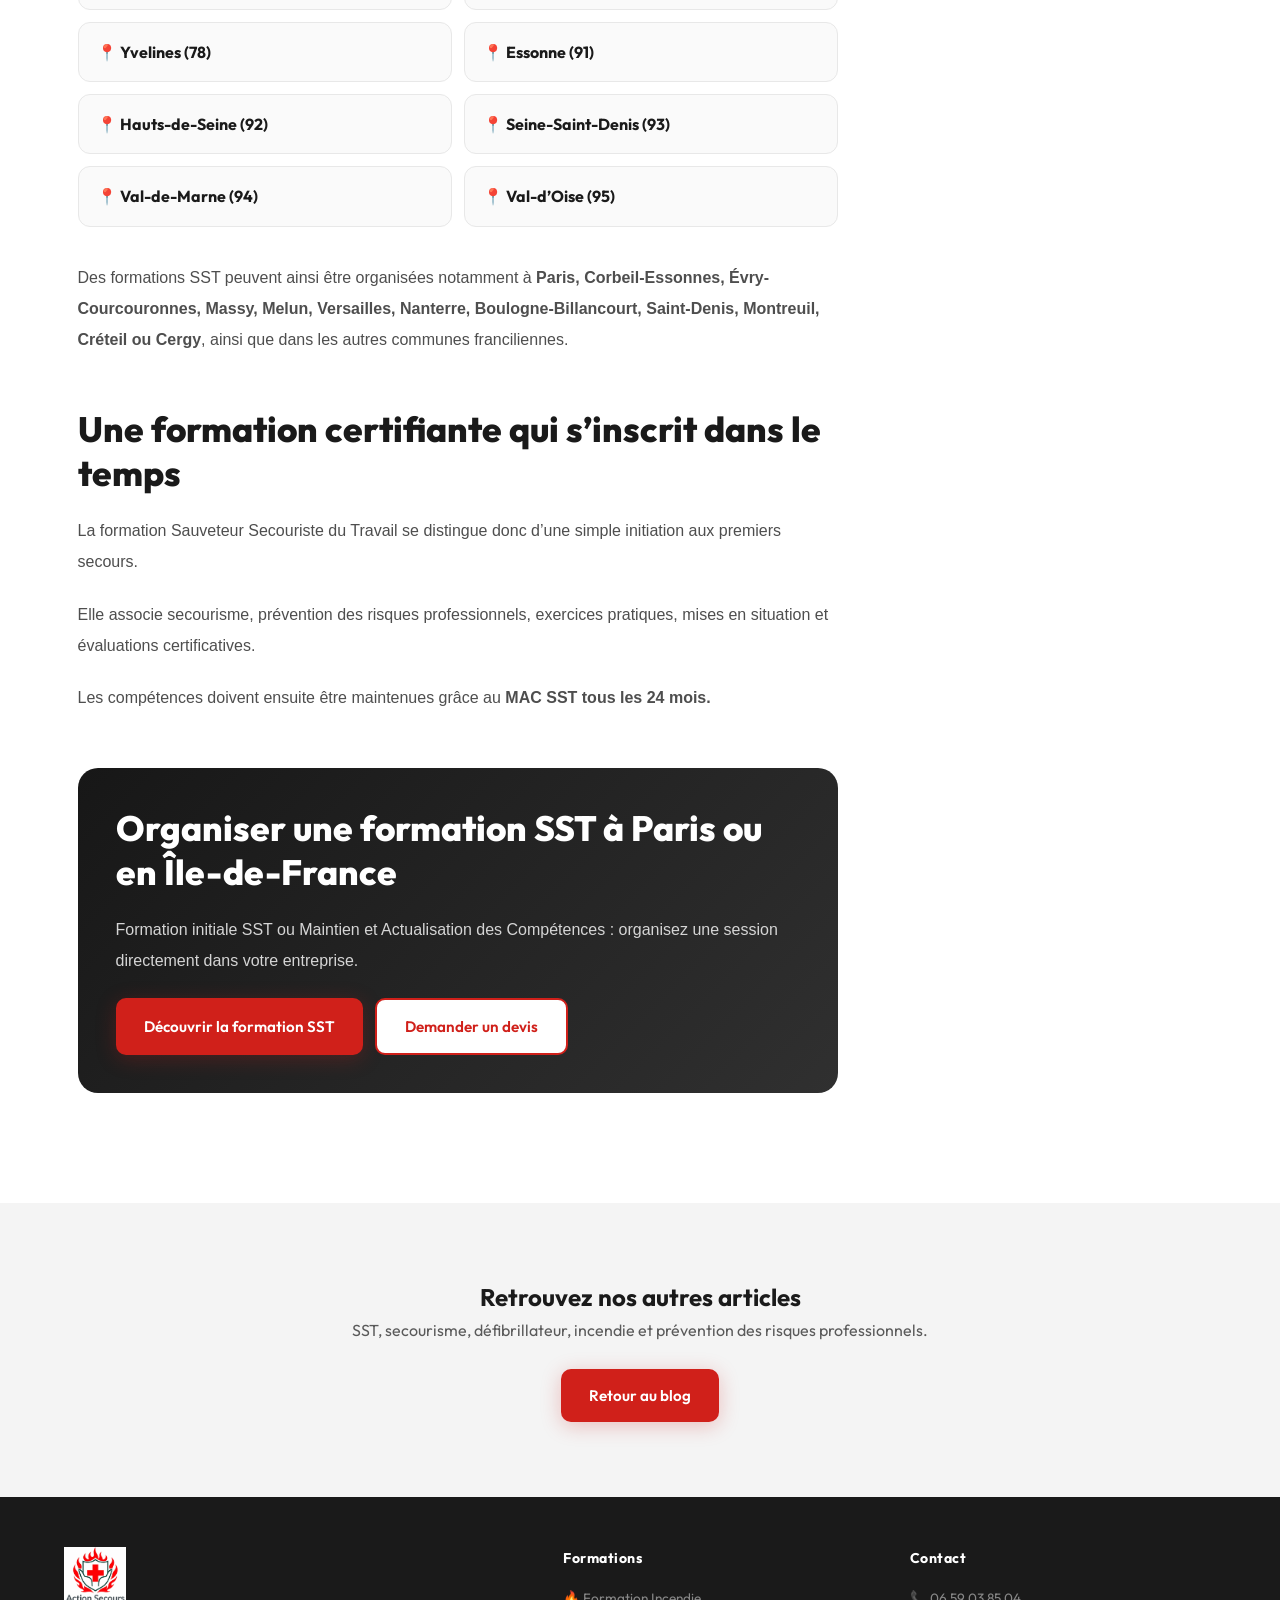
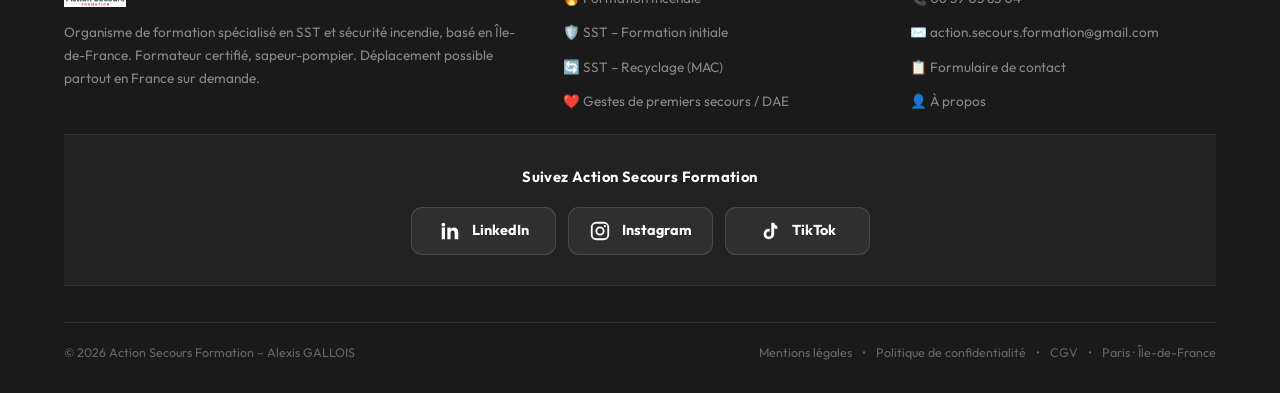
<file: article-formation-sst-inrs-paris.html>
<!DOCTYPE html>
<html lang="fr">

<head>

  <meta charset="UTF-8">

  <meta
    name="viewport"
    content="width=device-width, initial-scale=1.0"
  >

  <title>
    Formation SST à Paris : cadre INRS, certification et MAC SST
  </title>

  <meta
    name="description"
    content="Découvrez pourquoi la formation SST est différente d'une simple formation de secourisme : cadre INRS, 14 h de formation, certification, prévention, MAC SST et recyclage à Paris et en Île-de-France."
  >

  <meta name="robots" content="index, follow">

  <link
    rel="canonical"
    href="https://asf-formation.com/article-formation-sst-inrs-paris.html"
  >


  <!-- OPEN GRAPH -->

  <meta property="og:locale" content="fr_FR">
  <meta property="og:type" content="article">

  <meta
    property="og:title"
    content="Formation SST : pourquoi ce n’est pas une formation de secourisme comme les autres ?"
  >

  <meta
    property="og:description"
    content="Cadre INRS, déroulé pédagogique, certification SST, prévention et MAC : découvrez le fonctionnement de la formation Sauveteur Secouriste du Travail."
  >

  <meta
    property="og:url"
    content="https://asf-formation.com/article-formation-sst-inrs-paris.html"
  >

  <meta
    property="og:image"
    content="https://asf-formation.com/article-sst-inrs-paris.png"
  >

  <meta
    property="og:image:alt"
    content="Formation SST avec Action Secours Formation"
  >

  <meta
    property="article:published_time"
    content="2026-07-28"
  >

  <meta
    property="article:modified_time"
    content="2026-07-28"
  >

  <meta
    property="article:author"
    content="Alexis Gallois"
  >


  <link
    rel="icon"
    type="image/png"
    href="logo.png"
  >

  <link
    rel="stylesheet"
    href="_shared.css"
  >


  <!-- SEO STRUCTURÉ -->

  <script type="application/ld+json">
  {
    "@context": "https://schema.org",
    "@graph": [
      {
        "@type": "Article",
        "@id": "https://asf-formation.com/article-formation-sst-inrs-paris.html#article",

        "headline": "Formation SST : pourquoi ce n’est pas une formation de secourisme comme les autres ?",

        "description": "Découvrez le cadre de la formation SST, son déroulé pédagogique, sa certification et le fonctionnement du MAC SST.",

        "image": [
          "https://asf-formation.com/article-sst-inrs-paris.png"
        ],

        "datePublished": "2026-07-28",
        "dateModified": "2026-07-28",

        "inLanguage": "fr-FR",

        "author": {
          "@type": "Person",
          "name": "Alexis Gallois"
        },

        "publisher": {
          "@type": "Organization",
          "name": "Action Secours Formation",
          "url": "https://asf-formation.com/",
          "logo": {
            "@type": "ImageObject",
            "url": "https://asf-formation.com/logo.png"
          }
        },

        "mainEntityOfPage": {
          "@type": "WebPage",
          "@id": "https://asf-formation.com/article-formation-sst-inrs-paris.html"
        },

        "about": [
          "Formation SST",
          "Sauveteur Secouriste du Travail",
          "Formation SST Paris",
          "Formation SST Île-de-France",
          "MAC SST",
          "Recyclage SST",
          "INRS",
          "Secourisme en entreprise",
          "Prévention des risques professionnels"
        ]
      },

      {
        "@type": "FAQPage",

        "mainEntity": [

          {
            "@type": "Question",
            "name": "Combien de temps dure une formation SST ?",
            "acceptedAnswer": {
              "@type": "Answer",
              "text": "La formation initiale SST dure au minimum 14 heures en présentiel."
            }
          },

          {
            "@type": "Question",
            "name": "Combien de temps le certificat SST est-il valable ?",
            "acceptedAnswer": {
              "@type": "Answer",
              "text": "Le certificat SST est valable 24 mois. Un MAC SST doit ensuite être réalisé pour maintenir la certification."
            }
          },

          {
            "@type": "Question",
            "name": "Combien de temps dure un MAC SST ?",
            "acceptedAnswer": {
              "@type": "Answer",
              "text": "Le Maintien et Actualisation des Compétences SST dure au minimum 7 heures en présentiel."
            }
          },

          {
            "@type": "Question",
            "name": "La formation SST est-elle encadrée ?",
            "acceptedAnswer": {
              "@type": "Answer",
              "text": "Oui. Le dispositif SST est encadré par l'Assurance Maladie - Risques professionnels et l'INRS, avec des compétences, modalités pédagogiques et évaluations définies."
            }
          }

        ]
      }
    ]
  }
  </script>


  <style>

    .article-breadcrumb-section {
      padding: 22px 5%;
      background: #ffffff;
      border-bottom: 1px solid var(--border);
    }

    .article-breadcrumb {
      max-width: 1120px;
      margin: 0 auto;
      color: var(--gris);
      font-size: 0.86rem;
    }

    .article-breadcrumb a {
      color: var(--rouge);
      font-weight: 600;
      text-decoration: none;
    }

    .article-breadcrumb span {
      margin: 0 8px;
      color: #aaa;
    }


    /* HERO */

    .article-hero {
      padding: 85px 5% 70px;

      background:
        radial-gradient(
          circle at top right,
          rgba(208, 32, 26, 0.12),
          transparent 35%
        ),
        linear-gradient(
          135deg,
          #ffffff,
          #fff7f7,
          #ffffff
        );
    }

    .article-hero-inner {
      max-width: 1000px;
      margin: 0 auto;
    }

    .article-category {
      display: inline-flex;

      margin-bottom: 22px;
      padding: 7px 14px;

      color: var(--rouge);
      background: var(--rouge-light);

      border: 1px solid rgba(208, 32, 26, 0.16);
      border-radius: 50px;

      font-size: 0.78rem;
      font-weight: 800;
      letter-spacing: 1.4px;
      text-transform: uppercase;
    }

    .article-hero h1 {
      max-width: 950px;

      margin-bottom: 24px;

      font-size: clamp(2.35rem, 5vw, 4.4rem);
      line-height: 1.06;
      font-weight: 800;
    }

    .article-hero h1 em {
      color: var(--rouge);
      font-style: normal;
    }

    .article-lead {
      max-width: 850px;

      margin-bottom: 28px;

      color: var(--gris);

      font-size: 1.12rem;
      line-height: 1.8;
    }

    .article-information {
      display: flex;
      flex-wrap: wrap;
      gap: 12px;
    }

    .article-information span {
      padding: 8px 13px;

      background: #ffffff;

      border: 1px solid var(--border);
      border-radius: 50px;

      font-size: 0.82rem;
      font-weight: 600;
    }


    /* IMAGE */

    .article-cover-section {
      padding: 0 5%;

      background:
        linear-gradient(
          to bottom,
          #fffafa 0%,
          #fffafa 48%,
          #ffffff 48%,
          #ffffff 100%
        );
    }

    .article-cover {
      max-width: 1180px;
      margin: 0 auto;
    }

    .article-cover img {
      width: 100%;
      display: block;

      object-fit: cover;

      border: 8px solid #ffffff;
      border-radius: 26px;

      box-shadow: 0 25px 70px rgba(0,0,0,0.16);
    }


    /* CONTENU */

    .article-main {
      padding: 85px 5% 110px;
    }

    .article-container {
      display: grid;

      grid-template-columns:
        minmax(0, 760px)
        310px;

      justify-content: center;

      gap: 55px;

      max-width: 1180px;
      margin: 0 auto;
    }

    .article-content h2 {
      margin: 52px 0 20px;

      font-size: clamp(1.55rem, 3vw, 2.2rem);
      line-height: 1.25;
      font-weight: 800;
    }

    .article-content p {
      margin-bottom: 21px;

      color: #4e4e4e;

      font-family: "Inter", sans-serif;
      line-height: 1.95;
    }

    .article-content li {
      margin-bottom: 11px;

      color: #4e4e4e;

      line-height: 1.75;
    }

    .article-content ul {
      margin: 10px 0 30px 25px;
    }


    /* SOMMAIRE */

    .article-summary {
      margin-bottom: 42px;
      padding: 28px;

      background: #fafafa;

      border: 1px solid var(--border);
      border-radius: 16px;
    }

    .article-summary h2 {
      margin: 0 0 18px;
      font-size: 1.15rem;
    }

    .article-summary ol {
      display: grid;
      gap: 10px;

      padding-left: 22px;
    }

    .article-summary a {
      color: var(--gris-fonce);

      font-weight: 600;
      text-decoration: none;
    }


    /* HIGHLIGHT */

    .article-highlight {
      margin: 38px 0;
      padding: 30px;

      background:
        linear-gradient(
          135deg,
          var(--rouge-light),
          #ffffff
        );

      border: 1px solid rgba(208, 32, 26, 0.17);
      border-left: 5px solid var(--rouge);
      border-radius: 16px;
    }

    .article-highlight p {
      margin: 0;

      font-family: "Outfit", sans-serif;
      font-weight: 700;
    }


    /* INFO CARDS */

    .article-benefits {
      display: grid;
      grid-template-columns: repeat(3, 1fr);

      gap: 14px;

      margin: 35px 0;
    }

    .article-benefit {
      padding: 22px;

      text-align: center;

      background: #ffffff;

      border: 1px solid var(--border);
      border-radius: 14px;

      box-shadow: var(--shadow);
    }

    .article-benefit-icon {
      display: block;

      margin-bottom: 10px;

      font-size: 1.8rem;
    }

    .article-benefit strong {
      display: block;

      margin-bottom: 6px;
    }

    .article-benefit span {
      color: var(--gris);

      font-size: 0.82rem;
      line-height: 1.5;
    }


    /* ZONE IDF */

    .area-grid {
      display: grid;
      grid-template-columns: repeat(2, 1fr);

      gap: 12px;

      margin: 25px 0 35px;
    }

    .area-item {
      padding: 16px 18px;

      background: #fafafa;

      border: 1px solid var(--border);
      border-radius: 12px;

      font-weight: 700;
    }


    /* SIDEBAR */

    .article-sidebar {
      align-self: start;

      position: sticky;
      top: 100px;
    }

    .sidebar-card {
      margin-bottom: 22px;
      padding: 25px;

      background: #ffffff;

      border: 1px solid var(--border);
      border-radius: 17px;

      box-shadow: var(--shadow);
    }

    .sidebar-card h3 {
      margin-bottom: 13px;
    }

    .sidebar-card p {
      margin-bottom: 17px;

      color: var(--gris);

      font-size: 0.88rem;
      line-height: 1.7;
    }

    .sidebar-card .btn {
      width: 100%;
      justify-content: center;
    }

    .sidebar-contact {
      color: #ffffff;

      background:
        linear-gradient(
          135deg,
          var(--rouge),
          var(--rouge-hover)
        );

      border: none;
    }

    .sidebar-contact h3,
    .sidebar-contact p {
      color: #ffffff;
    }

    .sidebar-contact .btn {
      color: var(--rouge);
      background: #ffffff;
    }


    /* CTA */

    .article-cta {
      margin-top: 55px;
      padding: 38px;

      color: #ffffff;

      background:
        linear-gradient(
          135deg,
          #171717,
          #303030
        );

      border-radius: 20px;
    }

    .article-cta h2 {
      margin-top: 0;
      color: #ffffff;
    }

    .article-cta p {
      color: #d5d5d5;
    }

    .article-cta-buttons {
      display: flex;
      flex-wrap: wrap;
      gap: 12px;
    }


    /* RETOUR BLOG */

    .article-back-blog {
      padding: 75px 5%;

      background: var(--gris-clair);

      text-align: center;
    }

    .article-back-blog p {
      margin-bottom: 25px;

      color: var(--gris);
    }


    @media (max-width: 950px) {

      .article-container {
        grid-template-columns: 1fr;
      }

      .article-sidebar {
        position: static;
      }

    }

    @media (max-width: 680px) {

      .article-benefits,
      .area-grid {
        grid-template-columns: 1fr;
      }

    }

  </style>

</head>


<body>

<main>


  <!-- FIL D'ARIANE -->

  <section class="article-breadcrumb-section">

    <nav class="article-breadcrumb">

      <a href="index.html">
        Accueil
      </a>

      <span>›</span>

      <a href="blog.html">
        Blog
      </a>

      <span>›</span>

      Formation SST et cadre INRS

    </nav>

  </section>



  <!-- HERO -->

  <header class="article-hero">

    <div class="article-hero-inner">

      <span class="article-category">
        🩹 Formation SST · INRS · Secourisme
      </span>

      <h1>
        Formation SST :
        <em>
          pourquoi ce n’est pas une formation de secourisme comme les autres ?
        </em>
      </h1>

      <p class="article-lead">
        La formation Sauveteur Secouriste du Travail ne consiste pas
        simplement à apprendre quelques gestes de premiers secours.
        Elle s’inscrit dans un dispositif structuré, avec des compétences
        précises, un déroulé pédagogique, une certification et un maintien
        régulier des compétences.
      </p>

      <div class="article-information">

        <span>
          ✍️ Par Alexis Gallois
        </span>

        <span>
          📅 28 juillet 2026
        </span>

        <span>
          ⏱️ 8 min de lecture
        </span>

        <span>
          📍 Paris & Île-de-France
        </span>

      </div>

    </div>

  </header>



  <!-- IMAGE -->

  <section class="article-cover-section">

    <figure class="article-cover">

      <img
        src="article-sst-inrs-paris.png"
        alt="Formation Sauveteur Secouriste du Travail SST avec Action Secours Formation"
        loading="eager"
      >

    </figure>

  </section>



  <!-- CONTENU -->

  <section class="article-main">

    <div class="article-container">


      <article class="article-content">


        <!-- SOMMAIRE -->

        <nav class="article-summary">

          <h2>
            Sommaire
          </h2>

          <ol>

            <li>
              <a href="#sst">
                Qu’est-ce qu’un Sauveteur Secouriste du Travail ?
              </a>
            </li>

            <li>
              <a href="#inrs">
                Une formation encadrée par l’INRS
              </a>
            </li>

            <li>
              <a href="#deroule">
                Comment se déroule une formation SST ?
              </a>
            </li>

            <li>
              <a href="#gestes">
                Quels gestes apprend-on ?
              </a>
            </li>

            <li>
              <a href="#prevention">
                Le SST et la prévention
              </a>
            </li>

            <li>
              <a href="#certification">
                Comment obtient-on le certificat SST ?
              </a>
            </li>

            <li>
              <a href="#mac">
                Quand faut-il faire le recyclage SST ?
              </a>
            </li>

            <li>
              <a href="#paris">
                Formation SST à Paris et en Île-de-France
              </a>
            </li>

          </ol>

        </nav>


        <p>
          Lorsqu’on parle de
          <strong>formation aux premiers secours en entreprise</strong>,
          plusieurs formats existent : sensibilisation aux gestes qui sauvent,
          initiation au défibrillateur, ateliers de secourisme ou formations
          certifiantes.
        </p>

        <p>
          Parmi ces dispositifs, la
          <strong>formation SST – Sauveteur Secouriste du Travail</strong>
          occupe une place particulière.
        </p>

        <p>
          La formation SST ne consiste pas simplement à apprendre quelques
          gestes de premiers secours. Elle s’inscrit dans un dispositif
          structuré avec des compétences définies, des évaluations
          certificatives et un maintien des compétences dans le temps.
        </p>



        <!-- SST -->

        <h2 id="sst">
          🩹 Qu’est-ce qu’un Sauveteur Secouriste du Travail ?
        </h2>

        <p>
          Le <strong>Sauveteur Secouriste du Travail (SST)</strong>
          est un salarié formé aux premiers secours dans le contexte
          professionnel.
        </p>

        <p>
          Il apprend à intervenir face à une situation d’accident
          ou de malaise, dans la limite de ses compétences et en attendant
          la prise en charge par les secours spécialisés.
        </p>

        <p>
          La formation SST permet notamment d’apprendre à protéger,
          examiner une victime, organiser l’alerte et réaliser
          les gestes de secours adaptés.
        </p>

        <p>
          Mais contrairement à une simple initiation au secourisme,
          le SST est également formé à la
          <strong>prévention des risques professionnels.</strong>
        </p>



        <!-- INRS -->

        <h2 id="inrs">
          📚 Une formation encadrée par l’INRS
        </h2>

        <p>
          Une <strong>formation SST certifiante</strong> ne peut pas
          être construite librement par chaque formateur.
        </p>

        <p>
          Le dispositif SST est encadré par le réseau
          Assurance Maladie – Risques professionnels et l’INRS.
        </p>

        <p>
          Il définit notamment les compétences attendues,
          les modalités pédagogiques, les évaluations certificatives
          et les conditions permettant de maintenir la certification.
        </p>

        <div class="article-highlight">

          <p>
            Une formation SST n’est pas simplement un cours de premiers
            secours : elle répond à un dispositif national précis
            associant secours et prévention des risques professionnels.
          </p>

        </div>



        <!-- DÉROULÉ -->

        <h2 id="deroule">
          🎓 Comment se déroule une formation SST ?
        </h2>

        <p>
          La <strong>formation initiale SST dure au minimum 14 heures
          en présentiel.</strong>
        </p>

        <p>
          La pédagogie repose largement sur la pratique.
        </p>

        <p>
          La formation alterne notamment :
        </p>

        <ul>

          <li>
            apports pédagogiques ;
          </li>

          <li>
            échanges avec les participants ;
          </li>

          <li>
            démonstrations des gestes de secours ;
          </li>

          <li>
            apprentissage et entraînement ;
          </li>

          <li>
            exercices pratiques ;
          </li>

          <li>
            situations d’accident simulées ;
          </li>

          <li>
            prévention des risques professionnels ;
          </li>

          <li>
            évaluations certificatives.
          </li>

        </ul>


        <div class="article-benefits">

          <div class="article-benefit">

            <span class="article-benefit-icon">
              ⏱️
            </span>

            <strong>
              14 heures
            </strong>

            <span>
              Formation initiale SST en présentiel.
            </span>

          </div>


          <div class="article-benefit">

            <span class="article-benefit-icon">
              🎓
            </span>

            <strong>
              Certification
            </strong>

            <span>
              Les compétences sont évaluées.
            </span>

          </div>


          <div class="article-benefit">

            <span class="article-benefit-icon">
              🔄
            </span>

            <strong>
              24 mois
            </strong>

            <span>
              Validité du certificat avant MAC SST.
            </span>

          </div>

        </div>



        <!-- GESTES -->

        <h2 id="gestes">
          🚑 Quels gestes apprend-on pendant une formation SST ?
        </h2>

        <p>
          La formation permet de travailler différentes situations
          auxquelles un salarié peut être confronté.
        </p>

        <p>
          Le participant apprend notamment à réagir face à :
        </p>

        <ul>

          <li>
            un saignement abondant ;
          </li>

          <li>
            un étouffement ;
          </li>

          <li>
            un malaise ;
          </li>

          <li>
            une brûlure ;
          </li>

          <li>
            un traumatisme ;
          </li>

          <li>
            une victime inconsciente ;
          </li>

          <li>
            un arrêt cardiaque.
          </li>

        </ul>

        <p>
          La formation permet également de pratiquer la
          <strong>réanimation cardiopulmonaire</strong>
          et l’utilisation d’un
          <strong>défibrillateur automatisé externe.</strong>
        </p>



        <!-- PRÉVENTION -->

        <h2 id="prevention">
          🦺 Le SST : secouriste, mais aussi acteur de prévention
        </h2>

        <p>
          La prévention constitue une différence importante entre
          une formation SST et une simple sensibilisation aux gestes
          de premiers secours.
        </p>

        <p>
          Le participant apprend à mieux comprendre son rôle
          dans l’organisation de la prévention de son entreprise.
        </p>

        <p>
          Il peut notamment repérer des situations dangereuses
          et transmettre les informations utiles conformément
          à l’organisation prévue dans son établissement.
        </p>

        <div class="article-highlight">

          <p>
            Le rôle du SST ne commence donc pas uniquement lorsqu’un
            accident vient de se produire : la prévention fait pleinement
            partie des compétences travaillées pendant la formation.
          </p>

        </div>



        <!-- CERTIFICATION -->

        <h2 id="certification">
          📝 Comment obtient-on le certificat SST ?
        </h2>

        <p>
          La certification SST n’est pas obtenue uniquement parce
          qu’un participant a été présent pendant 14 heures.
        </p>

        <p>
          Des évaluations certificatives permettent de vérifier
          l’acquisition des compétences prévues par le dispositif.
        </p>

        <p>
          Le participant doit notamment être capable de mobiliser
          les compétences travaillées face à une situation simulée.
        </p>

        <p>
          Lorsque la totalité de la formation a été suivie
          et que les évaluations sont validées, le participant
          peut obtenir son
          <strong>certificat de Sauveteur Secouriste du Travail.</strong>
        </p>



        <!-- MAC -->

        <h2 id="mac">
          🔄 Quand faut-il faire le recyclage SST ?
        </h2>

        <p>
          Le certificat SST est valable
          <strong>24 mois.</strong>
        </p>

        <p>
          Pour prolonger sa validité, le Sauveteur Secouriste du Travail
          doit suivre une formation de
          <strong>Maintien et Actualisation des Compétences,
          appelée MAC SST.</strong>
        </p>

        <p>
          Le MAC SST dure au minimum
          <strong>7 heures en présentiel.</strong>
        </p>

        <p>
          Il permet de retravailler les gestes de secours,
          de revenir sur les connaissances acquises,
          d’actualiser les compétences et de réaliser
          de nouvelles évaluations certificatives.
        </p>

        <div class="article-highlight">

          <p>
            Formation initiale SST → 24 mois → MAC SST →
            24 mois → MAC SST → etc.
          </p>

        </div>

        <p>
          Le terme <strong>recyclage SST</strong> est souvent utilisé
          dans les entreprises, mais le terme officiel est
          <strong>Maintien et Actualisation des Compétences SST.</strong>
        </p>



        <!-- PARIS -->

        <h2 id="paris">
          📍 Formation SST à Paris et en Île-de-France
        </h2>

        <p>
          Action Secours Formation propose des
          <strong>formations initiales SST et MAC SST directement
          en entreprise à Paris et en Île-de-France.</strong>
        </p>

        <p>
          Les interventions peuvent notamment être organisées dans :
        </p>


        <div class="area-grid">

          <div class="area-item">
            📍 Paris (75)
          </div>

          <div class="area-item">
            📍 Seine-et-Marne (77)
          </div>

          <div class="area-item">
            📍 Yvelines (78)
          </div>

          <div class="area-item">
            📍 Essonne (91)
          </div>

          <div class="area-item">
            📍 Hauts-de-Seine (92)
          </div>

          <div class="area-item">
            📍 Seine-Saint-Denis (93)
          </div>

          <div class="area-item">
            📍 Val-de-Marne (94)
          </div>

          <div class="area-item">
            📍 Val-d’Oise (95)
          </div>

        </div>


        <p>
          Des formations SST peuvent ainsi être organisées notamment
          à <strong>Paris, Corbeil-Essonnes, Évry-Courcouronnes,
          Massy, Melun, Versailles, Nanterre, Boulogne-Billancourt,
          Saint-Denis, Montreuil, Créteil ou Cergy</strong>,
          ainsi que dans les autres communes franciliennes.
        </p>



        <!-- CONCLUSION -->

        <h2>
          Une formation certifiante qui s’inscrit dans le temps
        </h2>

        <p>
          La formation Sauveteur Secouriste du Travail se distingue
          donc d’une simple initiation aux premiers secours.
        </p>

        <p>
          Elle associe secourisme, prévention des risques professionnels,
          exercices pratiques, mises en situation et évaluations
          certificatives.
        </p>

        <p>
          Les compétences doivent ensuite être maintenues grâce
          au <strong>MAC SST tous les 24 mois.</strong>
        </p>



        <!-- CTA -->

        <section class="article-cta">

          <h2>
            Organiser une formation SST à Paris ou en Île-de-France
          </h2>

          <p>
            Formation initiale SST ou Maintien et Actualisation
            des Compétences : organisez une session directement
            dans votre entreprise.
          </p>

          <div class="article-cta-buttons">

            <a
              href="formation-sst.html"
              class="btn btn-primary"
            >
              Découvrir la formation SST
            </a>

            <a
              href="index.html#contact"
              class="btn btn-secondary"
            >
              Demander un devis
            </a>

          </div>

        </section>


      </article>



      <!-- SIDEBAR -->

      <aside class="article-sidebar">


        <div class="sidebar-card">

          <h3>
            🩹 Formation SST
          </h3>

          <p>
            Découvrez la formation Sauveteur Secouriste du Travail
            proposée en entreprise.
          </p>

          <a
            href="formation-sst.html"
            class="btn btn-primary"
          >
            Voir la formation SST
          </a>

        </div>


        <div class="sidebar-card">

          <h3>
            🔄 MAC SST
          </h3>

          <p>
            Le certificat SST est valable 24 mois.
            Le MAC permet de maintenir et actualiser les compétences.
          </p>

        </div>


        <div class="sidebar-card">

          <h3>
            📍 Paris & Île-de-France
          </h3>

          <p>
            Intervention à Paris et dans les départements
            77, 78, 91, 92, 93, 94 et 95.
          </p>

        </div>


        <div class="sidebar-card sidebar-contact">

          <h3>
            Organiser une session ?
          </h3>

          <p>
            Formation initiale SST ou MAC SST directement
            dans votre entreprise.
          </p>

          <a
            href="index.html#contact"
            class="btn"
          >
            Me contacter
          </a>

        </div>


      </aside>


    </div>

  </section>



  <!-- RETOUR BLOG -->

  <section class="article-back-blog">

    <h2>
      Retrouvez nos autres articles
    </h2>

    <p>
      SST, secourisme, défibrillateur, incendie et prévention
      des risques professionnels.
    </p>

    <a
      href="blog.html"
      class="btn btn-primary"
    >
      Retour au blog
    </a>

  </section>


</main>


<script src="_shared.js"></script>

</body>
</html>
</file>
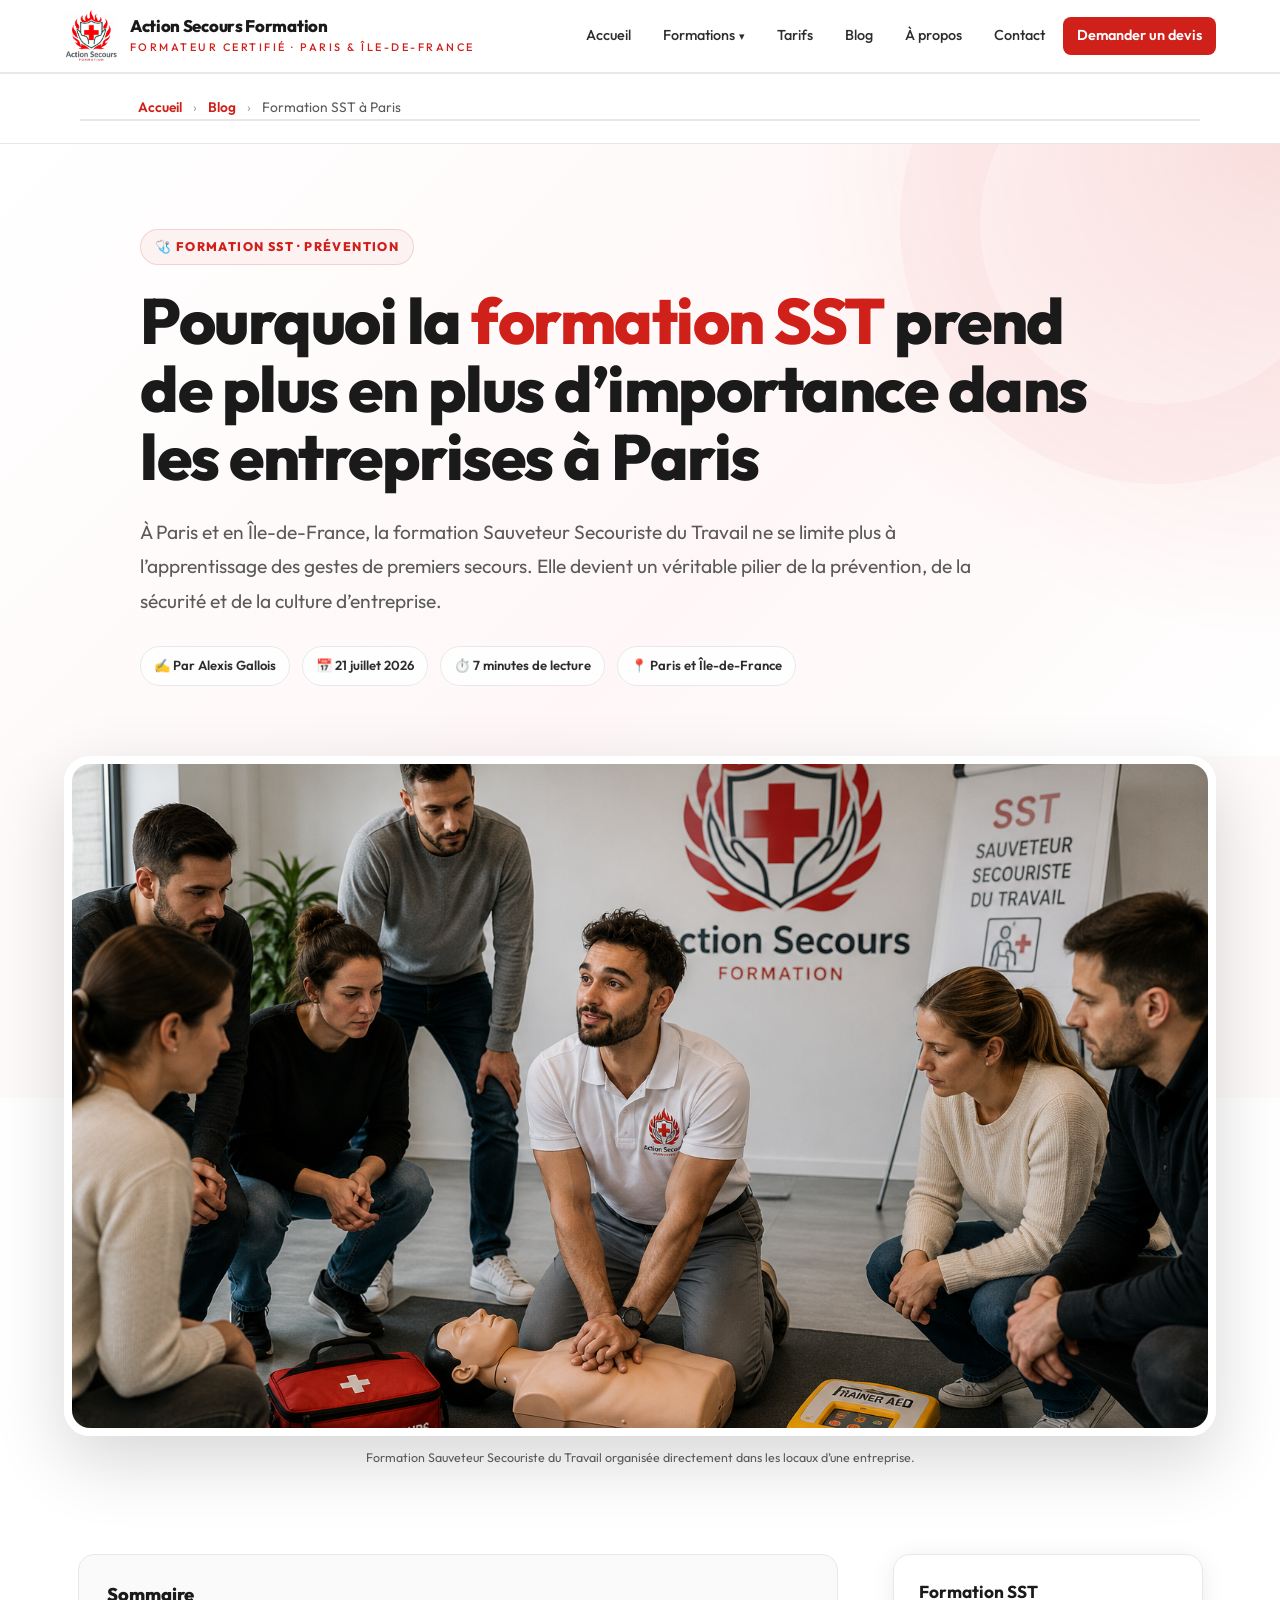
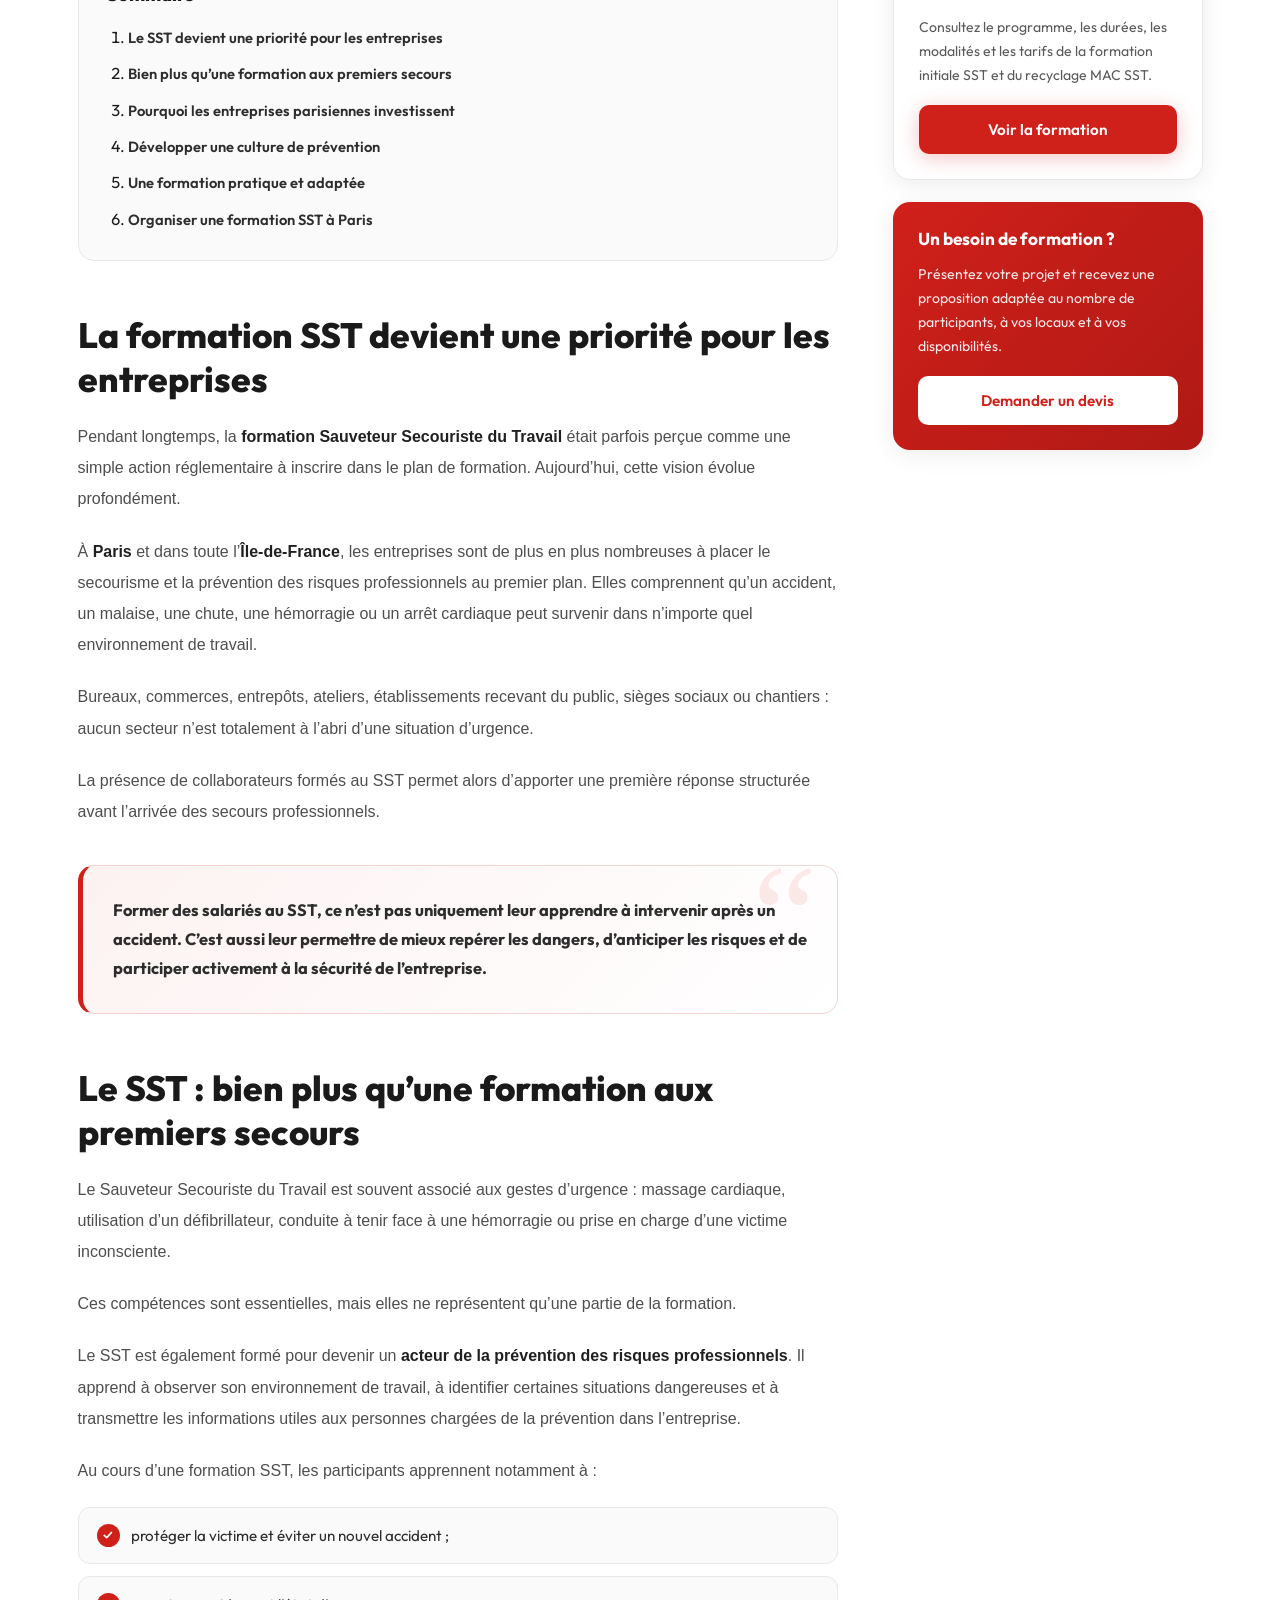
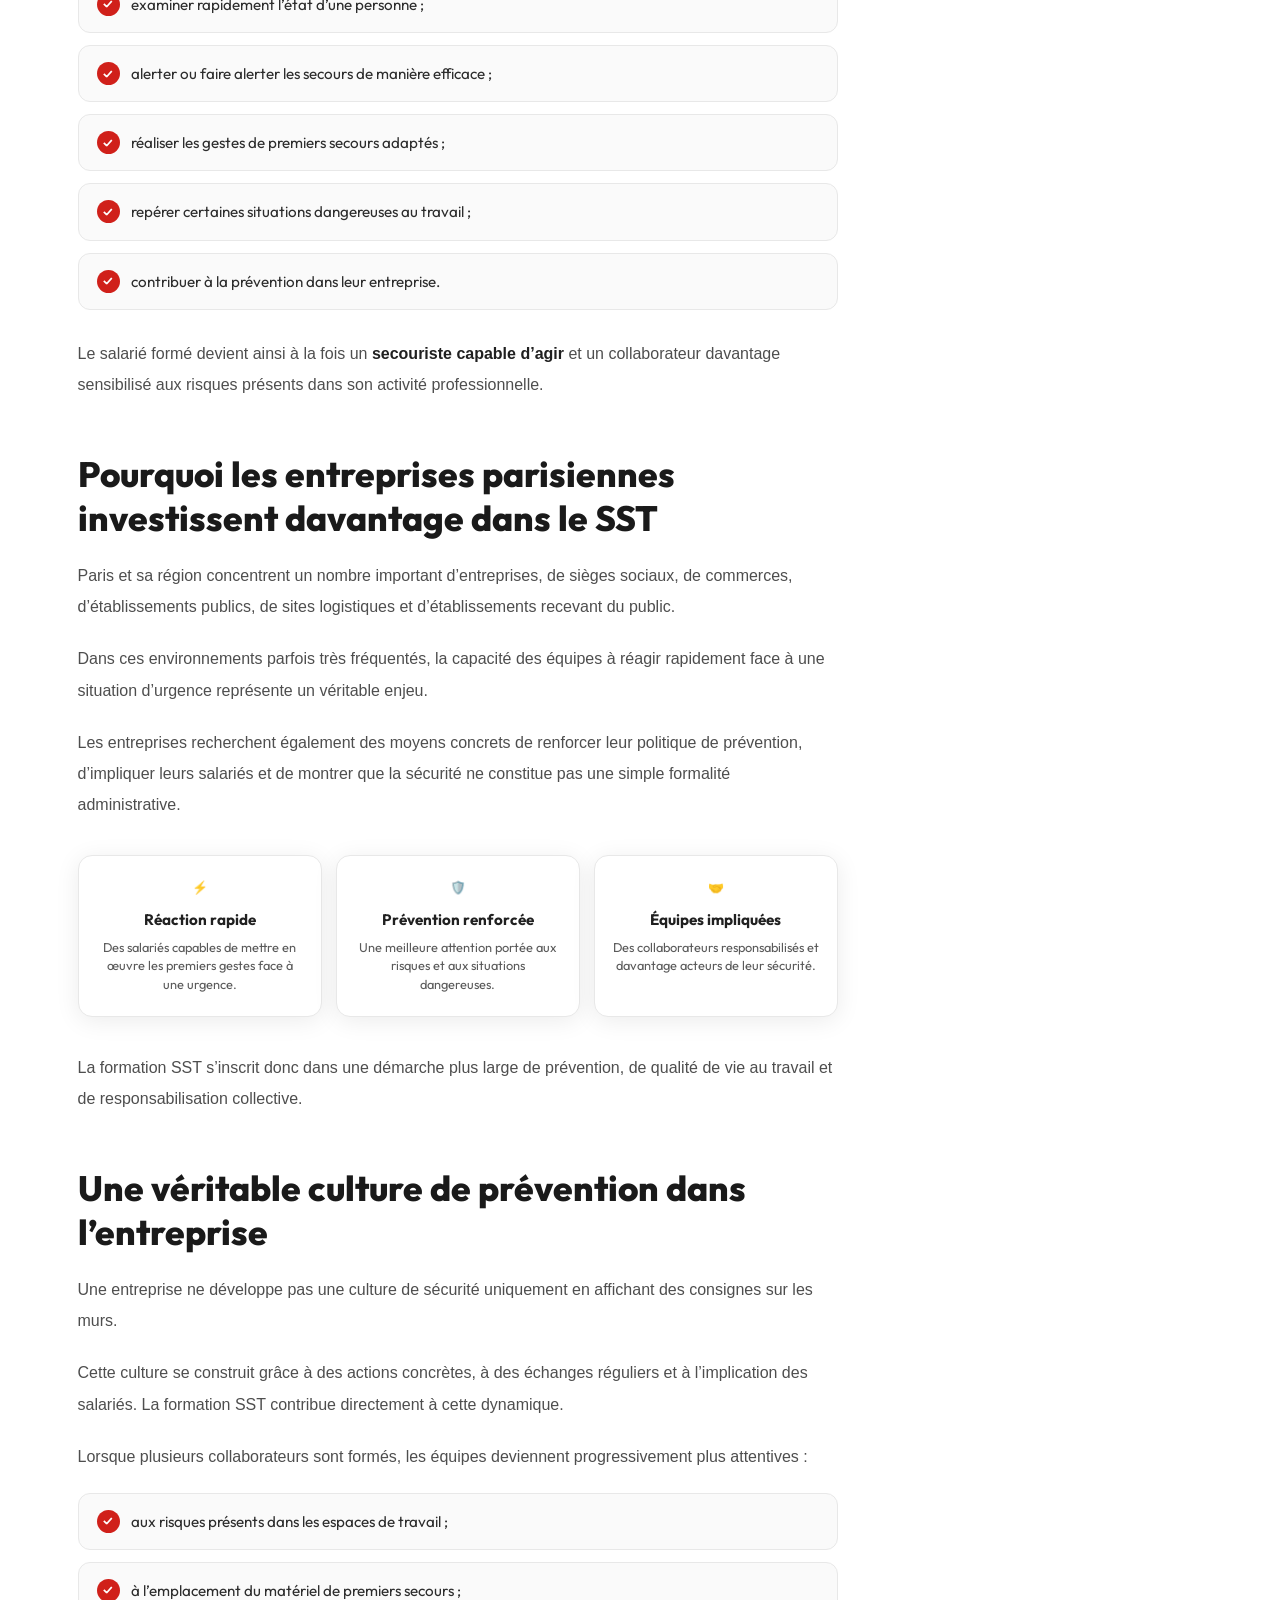
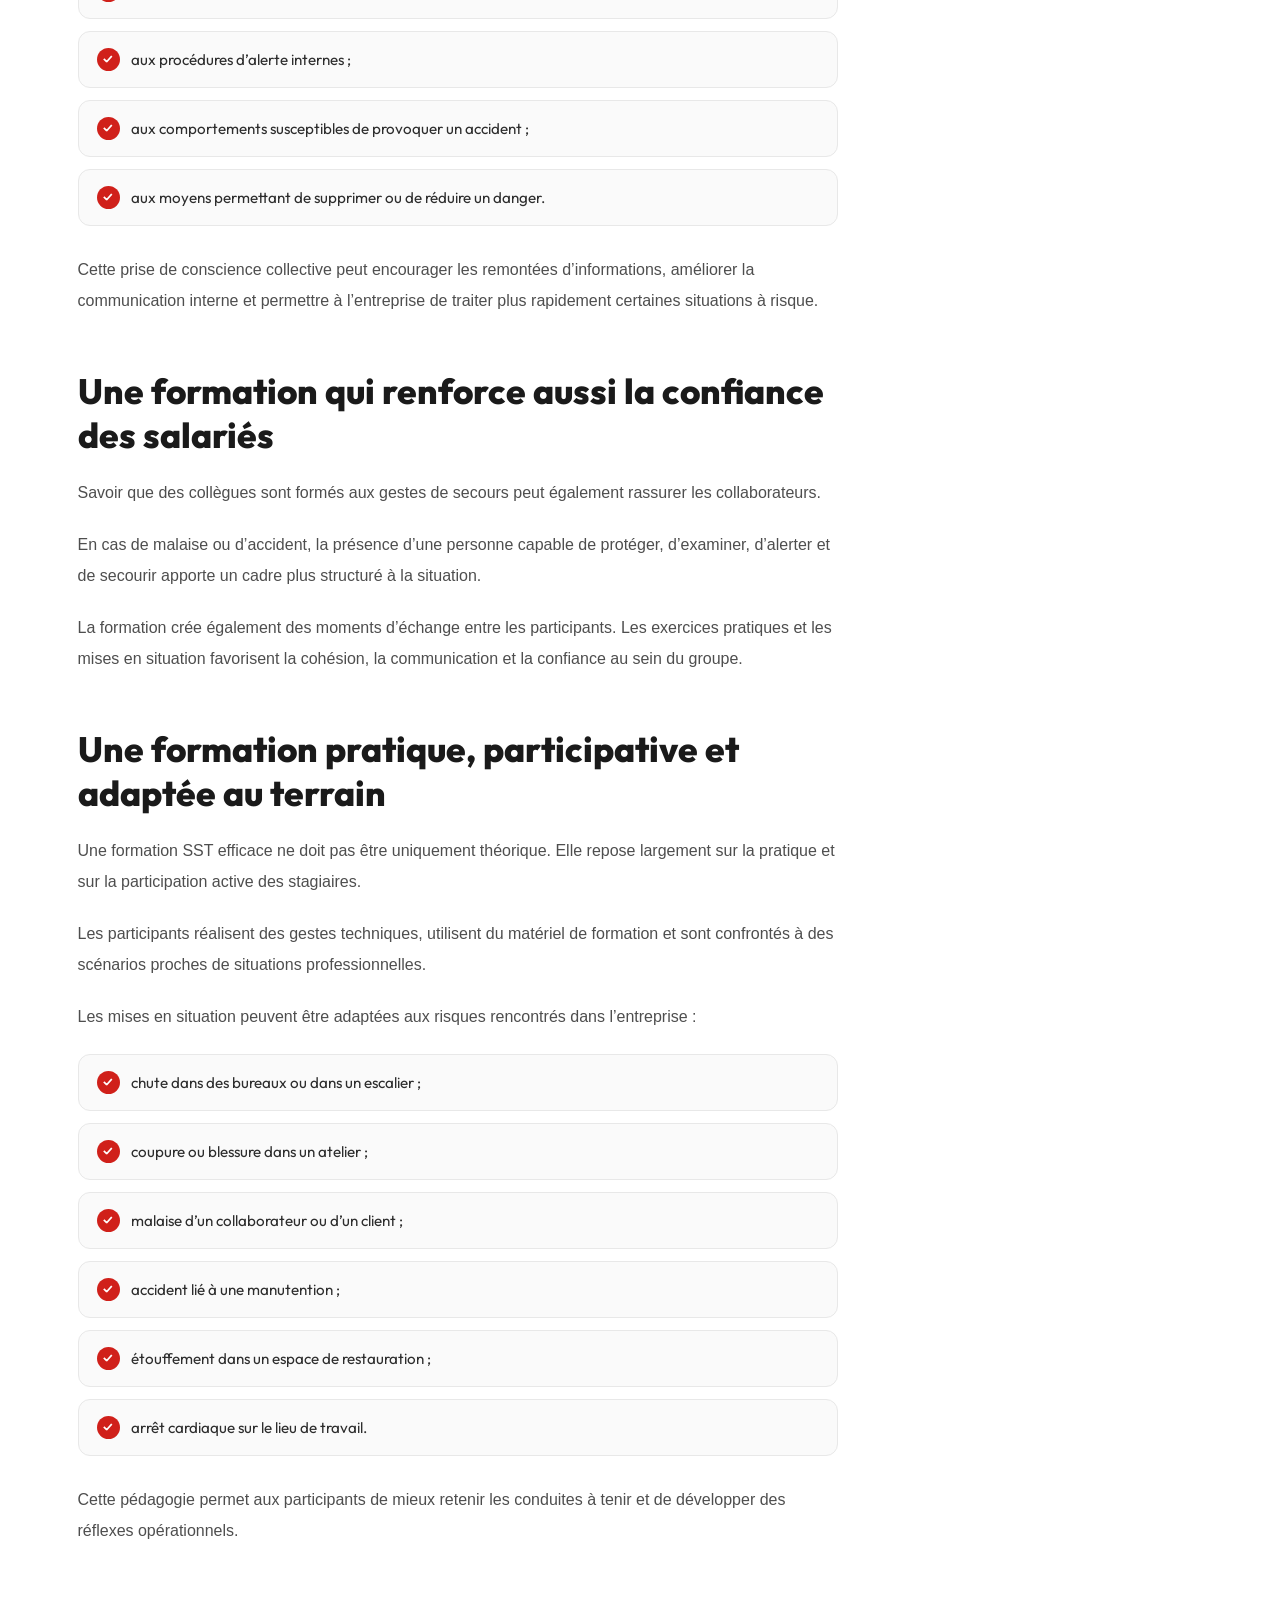
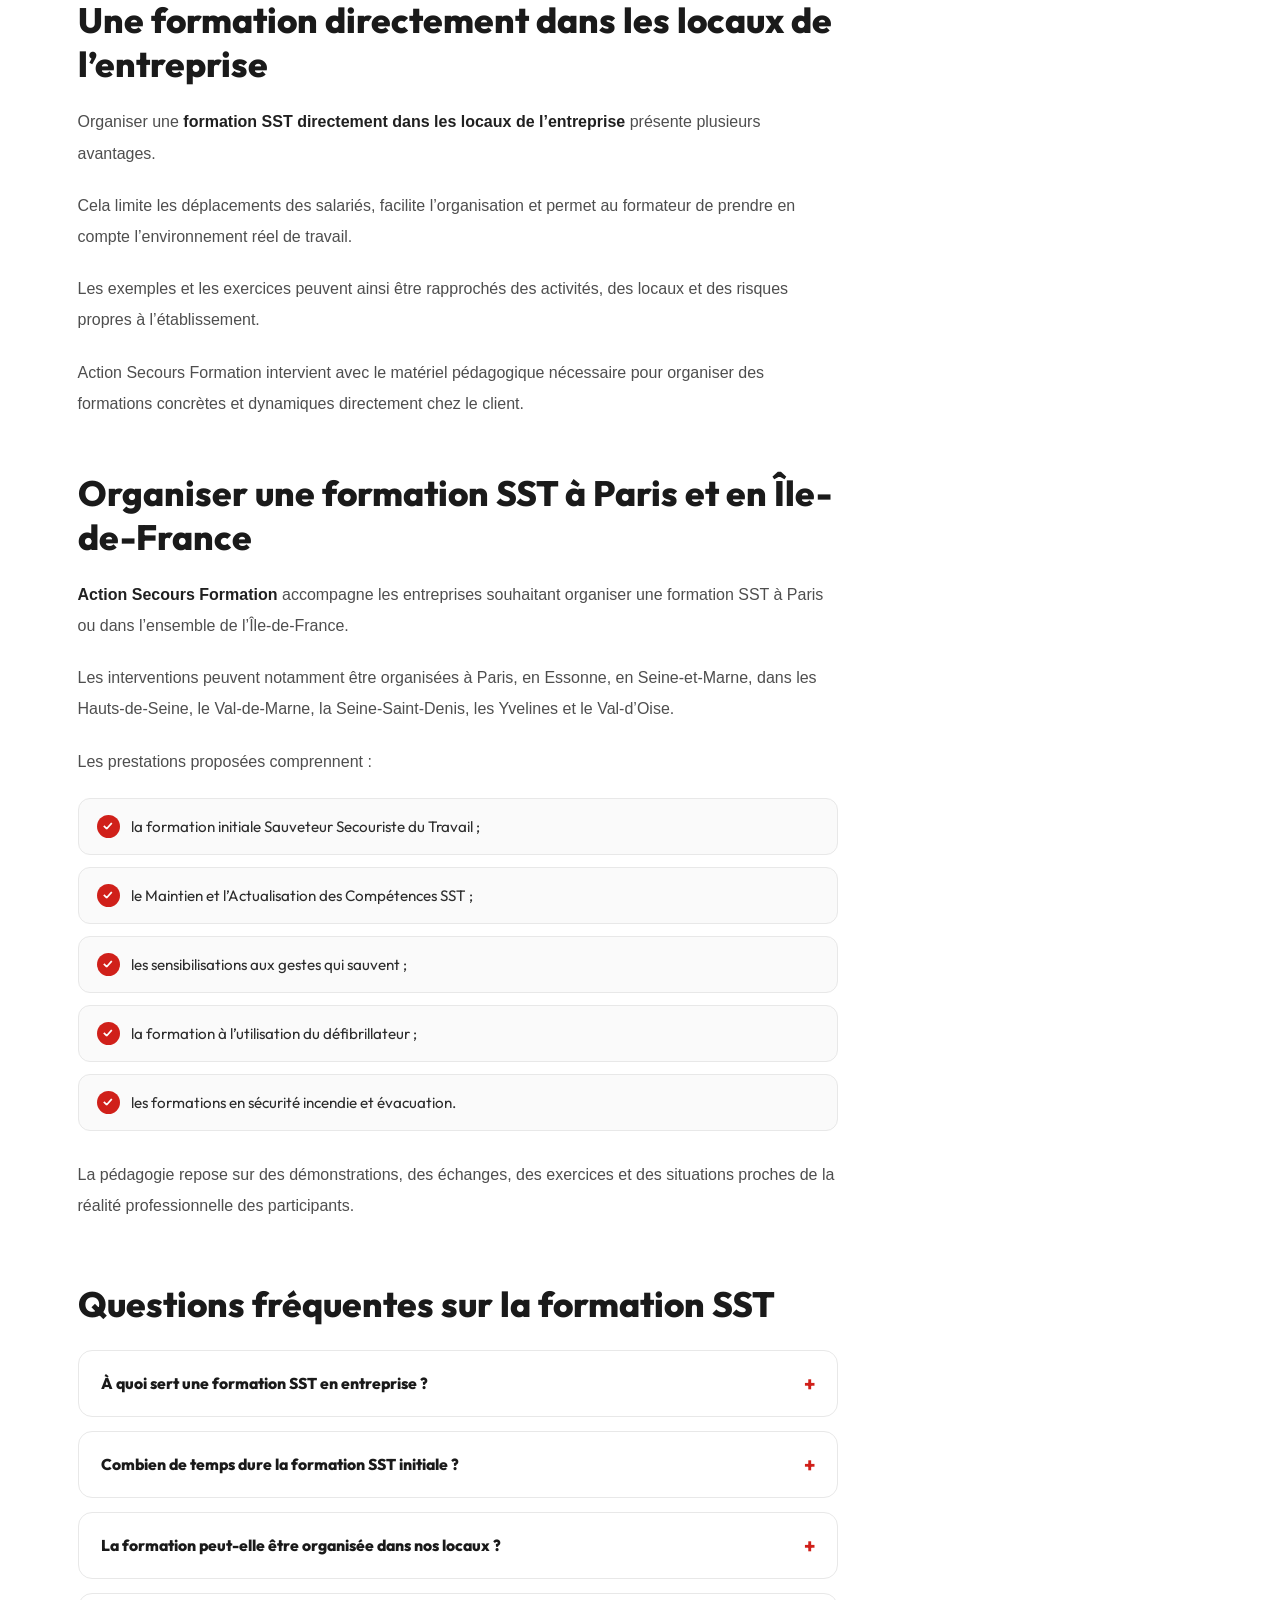
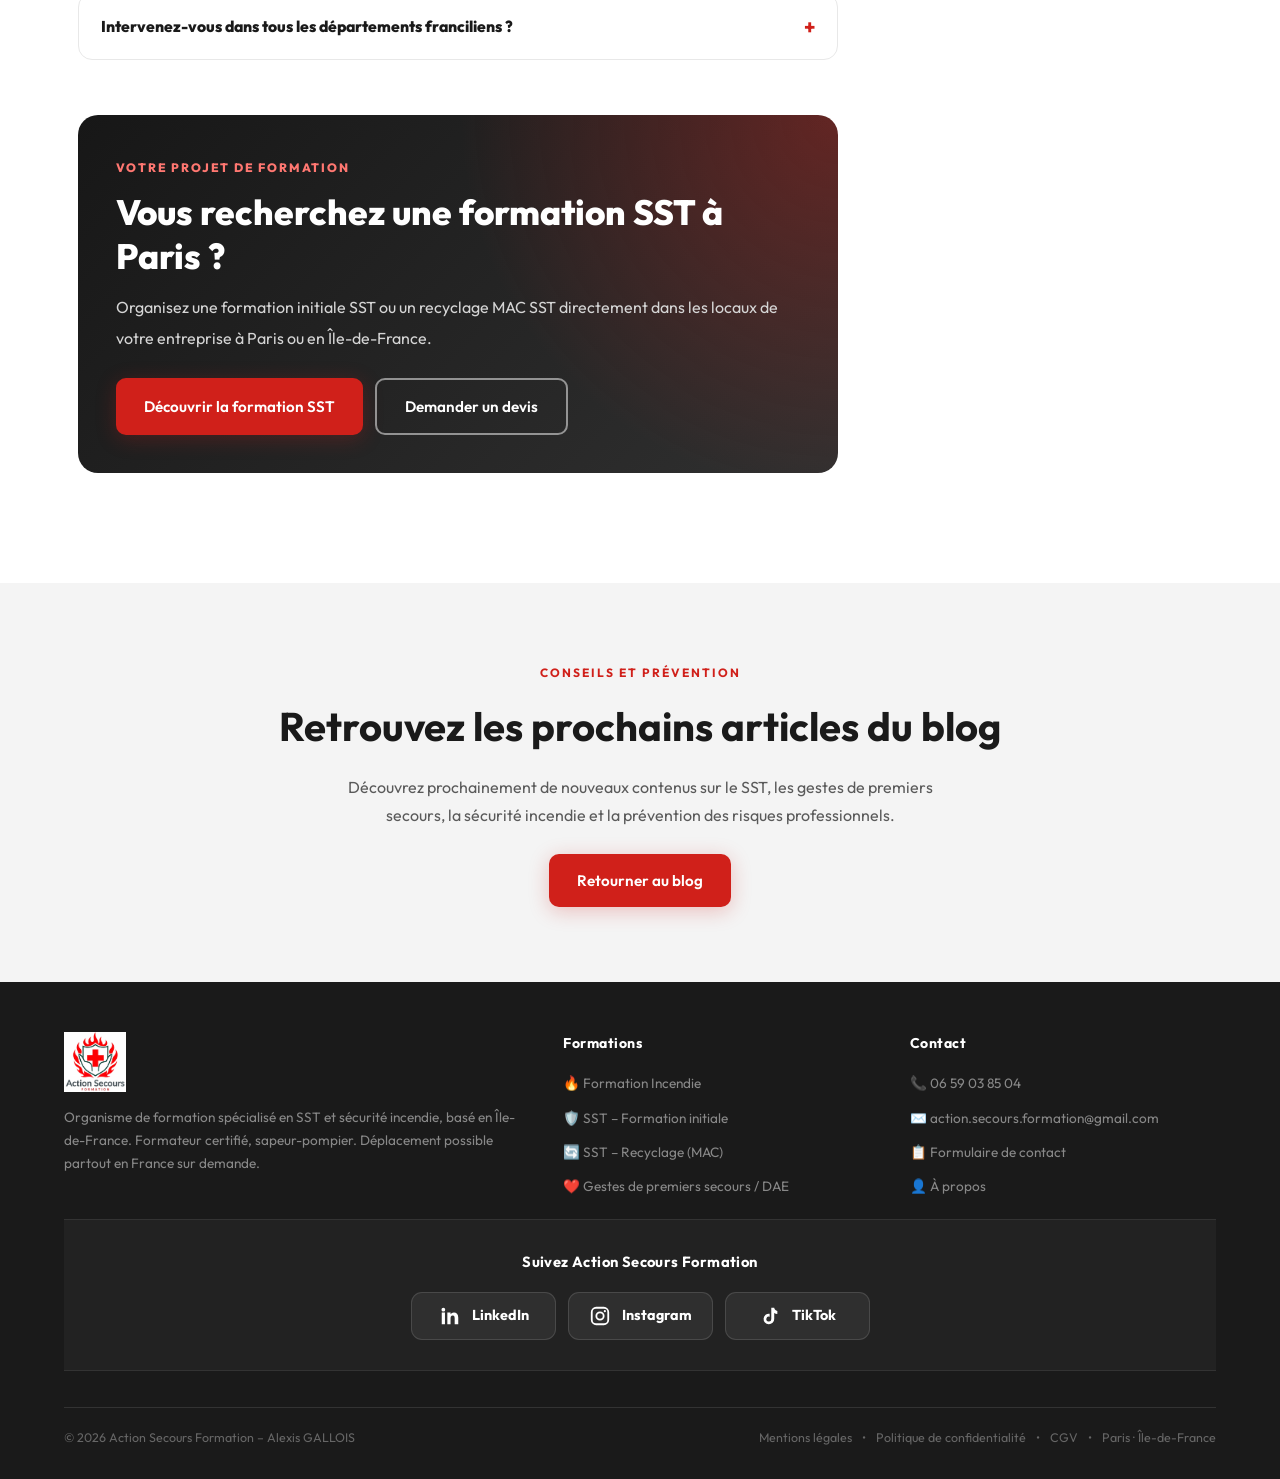
<file: article-formation-sst-paris.html>
<!DOCTYPE html>
<html lang="fr">

<head>

  <meta charset="UTF-8">

  <meta
    name="viewport"
    content="width=device-width, initial-scale=1.0"
  >

  <title>
    Formation SST à Paris : pourquoi les entreprises la placent au premier plan
  </title>

  <meta
    name="description"
    content="Découvrez pourquoi la formation SST devient une priorité pour les entreprises à Paris et en Île-de-France : secours, prévention, sécurité et culture d’entreprise."
  >

  <meta name="robots" content="index, follow">

  <link
    rel="canonical"
    href="https://asf-formation.com/article-formation-sst-paris.html"
  >

  <meta property="og:locale" content="fr_FR">

  <meta property="og:type" content="article">

  <meta
    property="og:title"
    content="Pourquoi la formation SST devient une priorité pour les entreprises à Paris"
  >

  <meta
    property="og:description"
    content="La formation SST est aujourd’hui bien plus qu’une formation aux premiers secours : elle contribue à la prévention et à la sécurité globale de l’entreprise."
  >

  <meta
    property="og:url"
    content="https://asf-formation.com/article-formation-sst-paris.html"
  >

  <meta
    property="og:image"
    content="https://asf-formation.com/formation-sst-paris-entreprise.png"
  >

  <meta
    property="og:image:alt"
    content="Formation SST organisée dans une entreprise à Paris"
  >

  <meta
    property="article:published_time"
    content="2026-07-21"
  >

  <meta
    property="article:modified_time"
    content="2026-07-21"
  >

  <meta
    property="article:author"
    content="Alexis Gallois"
  >

  <link
    rel="icon"
    type="image/png"
    href="logo.png"
  >

  <link
    rel="stylesheet"
    href="_shared.css"
  >

  <script type="application/ld+json">
  {
    "@context": "https://schema.org",
    "@graph": [
      {
        "@type": "Article",
        "@id": "https://asf-formation.com/article-formation-sst-paris.html#article",
        "headline": "Pourquoi la formation SST prend de plus en plus d’importance dans les entreprises à Paris",
        "description": "Découvrez pourquoi la formation SST devient une priorité pour les entreprises à Paris et en Île-de-France.",
        "image": [
          "https://asf-formation.com/formation-sst-paris-entreprise.png"
        ],
        "datePublished": "2026-07-21",
        "dateModified": "2026-07-21",
        "inLanguage": "fr-FR",
        "author": {
          "@type": "Person",
          "@id": "https://asf-formation.com/#alexis-gallois",
          "name": "Alexis Gallois",
          "jobTitle": "Formateur SST et sécurité incendie",
          "url": "https://asf-formation.com/#about"
        },
        "publisher": {
          "@type": "Organization",
          "@id": "https://asf-formation.com/#business",
          "name": "Action Secours Formation",
          "url": "https://asf-formation.com/",
          "logo": {
            "@type": "ImageObject",
            "url": "https://asf-formation.com/logo.png"
          }
        },
        "mainEntityOfPage": {
          "@type": "WebPage",
          "@id": "https://asf-formation.com/article-formation-sst-paris.html"
        },
        "about": [
          "Formation SST à Paris",
          "Sauveteur Secouriste du Travail",
          "Prévention des risques professionnels",
          "Secourisme en entreprise"
        ]
      },
      {
        "@type": "BreadcrumbList",
        "@id": "https://asf-formation.com/article-formation-sst-paris.html#breadcrumb",
        "itemListElement": [
          {
            "@type": "ListItem",
            "position": 1,
            "name": "Accueil",
            "item": "https://asf-formation.com/"
          },
          {
            "@type": "ListItem",
            "position": 2,
            "name": "Blog",
            "item": "https://asf-formation.com/blog.html"
          },
          {
            "@type": "ListItem",
            "position": 3,
            "name": "Pourquoi la formation SST devient une priorité à Paris",
            "item": "https://asf-formation.com/article-formation-sst-paris.html"
          }
        ]
      },
      {
        "@type": "FAQPage",
        "@id": "https://asf-formation.com/article-formation-sst-paris.html#faq",
        "mainEntity": [
          {
            "@type": "Question",
            "name": "À quoi sert une formation SST en entreprise ?",
            "acceptedAnswer": {
              "@type": "Answer",
              "text": "La formation SST permet aux salariés d’intervenir face à un accident du travail, de réaliser les gestes de premiers secours et de participer à la prévention des risques professionnels."
            }
          },
          {
            "@type": "Question",
            "name": "Combien de temps dure une formation SST initiale ?",
            "acceptedAnswer": {
              "@type": "Answer",
              "text": "Une formation initiale de Sauveteur Secouriste du Travail dure généralement 14 heures, organisées le plus souvent sur deux journées."
            }
          },
          {
            "@type": "Question",
            "name": "Action Secours Formation intervient-elle à Paris ?",
            "acceptedAnswer": {
              "@type": "Answer",
              "text": "Oui. Action Secours Formation intervient directement dans les locaux des entreprises à Paris et dans toute l’Île-de-France."
            }
          }
        ]
      }
    ]
  }
  </script>

  <style>

    /* FIL D’ARIANE */

    .article-breadcrumb-section {
      padding: 22px 5%;
      background: #ffffff;
      border-bottom: 1px solid var(--border);
    }

    .article-breadcrumb {
      max-width: 1120px;
      margin: 0 auto;
      color: var(--gris);
      font-size: 0.86rem;
    }

    .article-breadcrumb a {
      color: var(--rouge);
      font-weight: 600;
      text-decoration: none;
    }

    .article-breadcrumb a:hover {
      text-decoration: underline;
    }

    .article-breadcrumb span {
      margin: 0 8px;
      color: #a0a0a0;
    }


    /* EN-TÊTE */

    .article-hero {
      position: relative;
      overflow: hidden;
      padding: 85px 5% 70px;
      background:
        radial-gradient(
          circle at top right,
          rgba(208, 32, 26, 0.12),
          transparent 35%
        ),
        linear-gradient(
          135deg,
          #ffffff 0%,
          #fff7f7 60%,
          #ffffff 100%
        );
    }

    .article-hero::before {
      content: "";
      position: absolute;
      top: -180px;
      right: -140px;
      width: 520px;
      height: 520px;
      border: 80px solid rgba(208, 32, 26, 0.035);
      border-radius: 50%;
      pointer-events: none;
    }

    .article-hero-inner {
      position: relative;
      z-index: 1;
      max-width: 1000px;
      margin: 0 auto;
    }

    .article-category {
      display: inline-flex;
      align-items: center;
      gap: 8px;
      margin-bottom: 22px;
      padding: 7px 14px;
      color: var(--rouge);
      background: var(--rouge-light);
      border: 1px solid rgba(208, 32, 26, 0.16);
      border-radius: 50px;
      font-size: 0.78rem;
      font-weight: 800;
      letter-spacing: 1.4px;
      text-transform: uppercase;
    }

    .article-hero h1 {
      max-width: 960px;
      margin-bottom: 24px;
      color: var(--noir);
      font-size: clamp(2.35rem, 5vw, 4.5rem);
      font-weight: 800;
      letter-spacing: -1.5px;
      line-height: 1.06;
    }

    .article-hero h1 em {
      color: var(--rouge);
      font-style: normal;
    }

    .article-lead {
      max-width: 850px;
      margin-bottom: 28px;
      color: var(--gris);
      font-size: clamp(1.04rem, 2vw, 1.2rem);
      line-height: 1.8;
    }

    .article-information {
      display: flex;
      flex-wrap: wrap;
      gap: 12px;
    }

    .article-information span {
      display: inline-flex;
      align-items: center;
      gap: 7px;
      padding: 8px 13px;
      color: var(--gris-fonce);
      background: rgba(255, 255, 255, 0.82);
      border: 1px solid var(--border);
      border-radius: 50px;
      font-size: 0.82rem;
      font-weight: 600;
    }


    /* IMAGE PRINCIPALE */

    .article-cover-section {
      padding: 0 5%;
      background:
        linear-gradient(
          to bottom,
          #fffafa 0%,
          #fffafa 48%,
          #ffffff 48%,
          #ffffff 100%
        );
    }

    .article-cover {
      position: relative;
      max-width: 1180px;
      margin: 0 auto;
    }

    .article-cover img {
      width: 100%;
      max-height: 680px;
      display: block;
      object-fit: cover;
      border: 8px solid #ffffff;
      border-radius: 26px;
      box-shadow: 0 25px 70px rgba(0, 0, 0, 0.16);
    }

    .article-cover-caption {
      margin-top: 12px;
      color: var(--gris);
      font-size: 0.78rem;
      text-align: center;
    }


    /* CONTENU */

    .article-main {
      padding: 85px 5% 110px;
      background: #ffffff;
    }

    .article-container {
      display: grid;
      grid-template-columns: minmax(0, 760px) 310px;
      justify-content: center;
      gap: 55px;
      max-width: 1180px;
      margin: 0 auto;
    }

    .article-content {
      min-width: 0;
    }

    .article-content h2 {
      margin: 52px 0 20px;
      color: var(--noir);
      font-size: clamp(1.55rem, 3vw, 2.2rem);
      font-weight: 800;
      line-height: 1.25;
    }

    .article-content h2:first-child {
      margin-top: 0;
    }

    .article-content h3 {
      margin: 32px 0 15px;
      color: var(--noir);
      font-size: 1.25rem;
      font-weight: 800;
      line-height: 1.35;
    }

    .article-content p {
      margin-bottom: 21px;
      color: #4e4e4e;
font-family: "Inter", sans-serif;
      font-size: 1rem;
      line-height: 1.95;
    }

    .article-content strong {
      color: #202020;
    }

    .article-content a:not(.btn) {
      color: var(--rouge);
      font-weight: 700;
      text-decoration: underline;
      text-underline-offset: 3px;
    }

    .article-list {
      display: grid;
      gap: 12px;
      margin: 5px 0 28px;
      list-style: none;
    }

    .article-list li {
      position: relative;
      padding: 15px 18px 15px 52px;
      color: var(--gris-fonce);
      background: #fafafa;
      border: 1px solid var(--border);
      border-radius: 12px;
      font-size: 0.95rem;
      line-height: 1.65;
    }

    .article-list li::before {
      content: "✓";
      position: absolute;
      top: 16px;
      left: 18px;
      width: 23px;
      height: 23px;
      display: flex;
      justify-content: center;
      align-items: center;
      color: #ffffff;
      background: var(--rouge);
      border-radius: 50%;
      font-size: 0.7rem;
      font-weight: 800;
    }


    /* SOMMAIRE */

    .article-summary {
  position: static !important;
  top: auto !important;
  z-index: auto !important;

  width: 100%;
  margin: 0 0 42px;
  padding: 28px;

  background: #fafafa;
  border: 1px solid var(--border);
  border-radius: 16px;
}

    .article-summary h2 {
      margin: 0 0 18px;
      font-size: 1.15rem;
    }

    .article-summary ol {
      display: grid;
      gap: 10px;
      padding-left: 21px;
    }

    .article-summary a {
      color: var(--gris-fonce) !important;
      font-family: "Outfit", sans-serif;
      font-size: 0.92rem;
      font-weight: 600 !important;
      text-decoration: none !important;
    }

    .article-summary a:hover {
      color: var(--rouge) !important;
    }


    /* ENCADRÉ */

    .article-highlight {
      position: relative;
      margin: 38px 0;
      padding: 30px;
      overflow: hidden;
      background:
        linear-gradient(
          135deg,
          var(--rouge-light),
          #ffffff
        );
      border: 1px solid rgba(208, 32, 26, 0.17);
      border-left: 5px solid var(--rouge);
      border-radius: 16px;
    }

    .article-highlight::before {
      content: "“";
      position: absolute;
      top: -22px;
      right: 20px;
      color: rgba(208, 32, 26, 0.09);
      font-family: Georgia, serif;
      font-size: 9rem;
      line-height: 1;
    }

    .article-highlight p {
      position: relative;
      z-index: 1;
      margin: 0;
      color: var(--gris-fonce);
      font-family: "Outfit", sans-serif;
      font-size: 1.03rem;
      font-weight: 700;
      line-height: 1.75;
    }


    /* BLOC CHIFFRES */

    .article-benefits {
      display: grid;
      grid-template-columns: repeat(3, 1fr);
      gap: 14px;
      margin: 35px 0;
    }

    .article-benefit {
      padding: 22px 18px;
      text-align: center;
      background: #ffffff;
      border: 1px solid var(--border);
      border-radius: 14px;
      box-shadow: var(--shadow);
    }

    .article-benefit-icon {
      display: block;
      margin-bottom: 10px;
      font-size: 1.8rem;
    }

    .article-benefit strong {
      display: block;
      margin-bottom: 6px;
      font-family: "Outfit", sans-serif;
      font-size: 0.95rem;
    }

    .article-benefit span {
      display: block;
      color: var(--gris);
      font-size: 0.8rem;
      line-height: 1.45;
    }


    /* FAQ */

    .article-faq {
      margin-top: 60px;
    }

    .article-faq-title {
      margin-bottom: 24px !important;
    }

    .faq-item {
      margin-bottom: 14px;
      overflow: hidden;
      background: #ffffff;
      border: 1px solid var(--border);
      border-radius: 14px;
    }

    .faq-question {
      width: 100%;
      display: flex;
      justify-content: space-between;
      gap: 18px;
      align-items: center;
      padding: 20px 22px;
      color: var(--noir);
      background: transparent;
      border: none;
      font-family: "Outfit", sans-serif;
      font-size: 0.98rem;
      font-weight: 800;
      text-align: left;
      cursor: pointer;
    }

    .faq-question span {
      color: var(--rouge);
      font-size: 1.25rem;
      transition: transform 0.2s ease;
    }

    .faq-item.open .faq-question span {
      transform: rotate(45deg);
    }

    .faq-answer {
      display: none;
      padding: 0 22px 22px;
    }

    .faq-item.open .faq-answer {
      display: block;
    }

    .faq-answer p {
      margin: 0;
      font-family: "Outfit", sans-serif;
      font-size: 0.92rem;
      line-height: 1.75;
    }


    /* CTA PRINCIPAL */

    .article-cta {
      margin-top: 55px;
      padding: 38px;
      color: #ffffff;
      background:
        radial-gradient(
          circle at top right,
          rgba(208, 32, 26, 0.35),
          transparent 45%
        ),
        linear-gradient(
          135deg,
          #171717,
          #303030
        );
      border-radius: 20px;
    }

    .article-cta-label {
      display: inline-block;
      margin-bottom: 12px;
      color: #ff7771;
      font-size: 0.76rem;
      font-weight: 800;
      letter-spacing: 1.8px;
      text-transform: uppercase;
    }

    .article-cta h2 {
      margin: 0 0 14px;
      color: #ffffff;
    }

    .article-cta p {
      margin-bottom: 24px;
      color: #d5d5d5;
      font-family: "Outfit", sans-serif;
    }

    .article-cta-buttons {
      display: flex;
      flex-wrap: wrap;
      gap: 12px;
    }


    /* COLONNE DE DROITE */

    .article-sidebar {
      align-self: start;
      position: sticky;
      top: 100px;
    }

    .sidebar-card {
      margin-bottom: 22px;
      padding: 25px;
      background: #ffffff;
      border: 1px solid var(--border);
      border-radius: 17px;
      box-shadow: var(--shadow);
    }

    .sidebar-card h2,
    .sidebar-card h3 {
      margin: 0 0 13px;
      color: var(--noir);
      font-size: 1.08rem;
      line-height: 1.35;
    }

    .sidebar-card p {
      margin-bottom: 17px;
      color: var(--gris);
      font-size: 0.88rem;
      line-height: 1.7;
    }

    .sidebar-card .btn {
      width: 100%;
      justify-content: center;
      padding: 12px 16px;
      text-align: center;
    }

    .sidebar-author-image {
      width: 100%;
      height: 200px;
      display: block;
      margin-bottom: 18px;
      object-fit: cover;
      object-position: center 18%;
      border-radius: 13px;
    }

    .sidebar-author-title {
      display: block;
      margin-bottom: 4px;
      color: var(--rouge);
      font-size: 0.74rem;
      font-weight: 800;
      letter-spacing: 1px;
      text-transform: uppercase;
    }

    .sidebar-contact {
      color: #ffffff;
      background:
        linear-gradient(
          135deg,
          var(--rouge),
          var(--rouge-hover)
        );
      border: none;
    }

    .sidebar-contact h3,
    .sidebar-contact p {
      color: #ffffff;
    }

    .sidebar-contact p {
      opacity: 0.9;
    }

    .sidebar-contact .btn {
      color: var(--rouge);
      background: #ffffff;
    }


    /* ARTICLE SUIVANT */

    .article-back-blog {
      padding: 75px 5%;
      background: var(--gris-clair);
    }

    .article-back-blog-inner {
      max-width: 900px;
      margin: 0 auto;
      text-align: center;
    }

    .article-back-blog h2 {
      margin-bottom: 14px;
      font-size: clamp(1.7rem, 4vw, 2.5rem);
    }

    .article-back-blog p {
      max-width: 640px;
      margin: 0 auto 25px;
      color: var(--gris);
      line-height: 1.75;
    }


    /* RESPONSIVE */

    @media (max-width: 950px) {

      .article-container {
        grid-template-columns: 1fr;
      }

      .article-content {
        max-width: 780px;
        margin: 0 auto;
      }

      .article-sidebar {
        position: static;
        display: grid;
        grid-template-columns: 1fr 1fr;
        gap: 20px;
        max-width: 780px;
        margin: 0 auto;
      }

      .sidebar-card {
        margin-bottom: 0;
      }

    }

    @media (max-width: 680px) {

      .article-hero {
        padding: 65px 5% 55px;
      }

      .article-cover img {
        min-height: 300px;
        border-width: 5px;
        border-radius: 18px;
      }

      .article-main {
        padding-top: 60px;
      }

      .article-benefits {
        grid-template-columns: 1fr;
      }

      .article-sidebar {
        grid-template-columns: 1fr;
      }

      .article-cta {
        padding: 29px 23px;
      }

      .article-cta-buttons .btn {
        width: 100%;
        justify-content: center;
      }

    }

  </style>

</head>

<body>

  <main>

    <!-- FIL D’ARIANE -->

    <section class="article-breadcrumb-section">

      <nav
        class="article-breadcrumb"
        aria-label="Fil d’Ariane"
      >

        <a href="index.html">
          Accueil
        </a>

        <span aria-hidden="true">›</span>

        <a href="blog.html">
          Blog
        </a>

        <span aria-hidden="true">›</span>

        Formation SST à Paris

      </nav>

    </section>


    <!-- EN-TÊTE DE L’ARTICLE -->

    <header class="article-hero">

      <div class="article-hero-inner">

        <span class="article-category">
          🩺 Formation SST · Prévention
        </span>

        <h1>
          Pourquoi la <em>formation SST</em> prend de plus en plus
          d’importance dans les entreprises à Paris
        </h1>

        <p class="article-lead">
          À Paris et en Île-de-France, la formation Sauveteur
          Secouriste du Travail ne se limite plus à l’apprentissage
          des gestes de premiers secours. Elle devient un véritable
          pilier de la prévention, de la sécurité et de la culture
          d’entreprise.
        </p>

        <div class="article-information">

          <span>
            ✍️ Par Alexis Gallois
          </span>

          <span>
            📅 21 juillet 2026
          </span>

          <span>
            ⏱️ 7 minutes de lecture
          </span>

          <span>
            📍 Paris et Île-de-France
          </span>

        </div>

      </div>

    </header>


    <!-- IMAGE DE L’ARTICLE -->

    <section class="article-cover-section">

      <figure class="article-cover">

        <img
          src="formation-sst-paris-entreprise.png"
          alt="Alexis Gallois animant une formation SST à Paris devant plusieurs stagiaires"
          width="1536"
          height="1024"
          loading="eager"
        >

        <figcaption class="article-cover-caption">
          Formation Sauveteur Secouriste du Travail organisée
          directement dans les locaux d’une entreprise.
        </figcaption>

      </figure>

    </section>


    <!-- CONTENU PRINCIPAL -->

    <section class="article-main">

      <div class="article-container">

        <article class="article-content">

          <!-- SOMMAIRE -->

          <nav
            class="article-summary"
            aria-label="Sommaire de l’article"
          >

            <h2>Sommaire</h2>

            <ol>

              <li>
                <a href="#priorite">
                  Le SST devient une priorité pour les entreprises
                </a>
              </li>

              <li>
                <a href="#plus-que-secours">
                  Bien plus qu’une formation aux premiers secours
                </a>
              </li>

              <li>
                <a href="#paris">
                  Pourquoi les entreprises parisiennes investissent
                </a>
              </li>

              <li>
                <a href="#culture-prevention">
                  Développer une culture de prévention
                </a>
              </li>

              <li>
                <a href="#formation-pratique">
                  Une formation pratique et adaptée
                </a>
              </li>

              <li>
                <a href="#organiser">
                  Organiser une formation SST à Paris
                </a>
              </li>

            </ol>

          </nav>


          <h2 id="priorite">
            La formation SST devient une priorité pour les entreprises
          </h2>

          <p>
            Pendant longtemps, la
            <strong>formation Sauveteur Secouriste du Travail</strong>
            était parfois perçue comme une simple action réglementaire
            à inscrire dans le plan de formation. Aujourd’hui, cette
            vision évolue profondément.
          </p>

          <p>
            À <strong>Paris</strong> et dans toute
            l’<strong>Île-de-France</strong>, les entreprises sont de
            plus en plus nombreuses à placer le secourisme et la
            prévention des risques professionnels au premier plan.
            Elles comprennent qu’un accident, un malaise, une chute,
            une hémorragie ou un arrêt cardiaque peut survenir dans
            n’importe quel environnement de travail.
          </p>

          <p>
            Bureaux, commerces, entrepôts, ateliers, établissements
            recevant du public, sièges sociaux ou chantiers : aucun
            secteur n’est totalement à l’abri d’une situation d’urgence.
          </p>

          <p>
            La présence de collaborateurs formés au SST permet alors
            d’apporter une première réponse structurée avant l’arrivée
            des secours professionnels.
          </p>


          <div class="article-highlight">

            <p>
              Former des salariés au SST, ce n’est pas uniquement
              leur apprendre à intervenir après un accident.
              C’est aussi leur permettre de mieux repérer les dangers,
              d’anticiper les risques et de participer activement à
              la sécurité de l’entreprise.
            </p>

          </div>


          <h2 id="plus-que-secours">
            Le SST : bien plus qu’une formation aux premiers secours
          </h2>

          <p>
            Le Sauveteur Secouriste du Travail est souvent associé
            aux gestes d’urgence : massage cardiaque, utilisation
            d’un défibrillateur, conduite à tenir face à une
            hémorragie ou prise en charge d’une victime inconsciente.
          </p>

          <p>
            Ces compétences sont essentielles, mais elles ne
            représentent qu’une partie de la formation.
          </p>

          <p>
            Le SST est également formé pour devenir un
            <strong>acteur de la prévention des risques professionnels</strong>.
            Il apprend à observer son environnement de travail,
            à identifier certaines situations dangereuses et à
            transmettre les informations utiles aux personnes
            chargées de la prévention dans l’entreprise.
          </p>

          <p>
            Au cours d’une formation SST, les participants apprennent
            notamment à :
          </p>

          <ul class="article-list">

            <li>
              protéger la victime et éviter un nouvel accident ;
            </li>

            <li>
              examiner rapidement l’état d’une personne ;
            </li>

            <li>
              alerter ou faire alerter les secours de manière efficace ;
            </li>

            <li>
              réaliser les gestes de premiers secours adaptés ;
            </li>

            <li>
              repérer certaines situations dangereuses au travail ;
            </li>

            <li>
              contribuer à la prévention dans leur entreprise.
            </li>

          </ul>

          <p>
            Le salarié formé devient ainsi à la fois un
            <strong>secouriste capable d’agir</strong> et un
            collaborateur davantage sensibilisé aux risques présents
            dans son activité professionnelle.
          </p>


          <h2 id="paris">
            Pourquoi les entreprises parisiennes investissent davantage
            dans le SST
          </h2>

          <p>
            Paris et sa région concentrent un nombre important
            d’entreprises, de sièges sociaux, de commerces,
            d’établissements publics, de sites logistiques et
            d’établissements recevant du public.
          </p>

          <p>
            Dans ces environnements parfois très fréquentés, la
            capacité des équipes à réagir rapidement face à une
            situation d’urgence représente un véritable enjeu.
          </p>

          <p>
            Les entreprises recherchent également des moyens concrets
            de renforcer leur politique de prévention, d’impliquer
            leurs salariés et de montrer que la sécurité ne constitue
            pas une simple formalité administrative.
          </p>


          <div class="article-benefits">

            <div class="article-benefit">

              <span class="article-benefit-icon">
                ⚡
              </span>

              <strong>
                Réaction rapide
              </strong>

              <span>
                Des salariés capables de mettre en œuvre les premiers
                gestes face à une urgence.
              </span>

            </div>

            <div class="article-benefit">

              <span class="article-benefit-icon">
                🛡️
              </span>

              <strong>
                Prévention renforcée
              </strong>

              <span>
                Une meilleure attention portée aux risques et aux
                situations dangereuses.
              </span>

            </div>

            <div class="article-benefit">

              <span class="article-benefit-icon">
                🤝
              </span>

              <strong>
                Équipes impliquées
              </strong>

              <span>
                Des collaborateurs responsabilisés et davantage
                acteurs de leur sécurité.
              </span>

            </div>

          </div>


          <p>
            La formation SST s’inscrit donc dans une démarche plus
            large de prévention, de qualité de vie au travail et de
            responsabilisation collective.
          </p>


          <h2 id="culture-prevention">
            Une véritable culture de prévention dans l’entreprise
          </h2>

          <p>
            Une entreprise ne développe pas une culture de sécurité
            uniquement en affichant des consignes sur les murs.
          </p>

          <p>
            Cette culture se construit grâce à des actions concrètes,
            à des échanges réguliers et à l’implication des salariés.
            La formation SST contribue directement à cette dynamique.
          </p>

          <p>
            Lorsque plusieurs collaborateurs sont formés, les équipes
            deviennent progressivement plus attentives :
          </p>

          <ul class="article-list">

            <li>
              aux risques présents dans les espaces de travail ;
            </li>

            <li>
              à l’emplacement du matériel de premiers secours ;
            </li>

            <li>
              aux procédures d’alerte internes ;
            </li>

            <li>
              aux comportements susceptibles de provoquer un accident ;
            </li>

            <li>
              aux moyens permettant de supprimer ou de réduire un danger.
            </li>

          </ul>

          <p>
            Cette prise de conscience collective peut encourager
            les remontées d’informations, améliorer la communication
            interne et permettre à l’entreprise de traiter plus
            rapidement certaines situations à risque.
          </p>


          <h2>
            Une formation qui renforce aussi la confiance des salariés
          </h2>

          <p>
            Savoir que des collègues sont formés aux gestes de secours
            peut également rassurer les collaborateurs.
          </p>

          <p>
            En cas de malaise ou d’accident, la présence d’une personne
            capable de protéger, d’examiner, d’alerter et de secourir
            apporte un cadre plus structuré à la situation.
          </p>

          <p>
            La formation crée également des moments d’échange entre
            les participants. Les exercices pratiques et les mises en
            situation favorisent la cohésion, la communication et la
            confiance au sein du groupe.
          </p>


          <h2 id="formation-pratique">
            Une formation pratique, participative et adaptée au terrain
          </h2>

          <p>
            Une formation SST efficace ne doit pas être uniquement
            théorique. Elle repose largement sur la pratique et sur
            la participation active des stagiaires.
          </p>

          <p>
            Les participants réalisent des gestes techniques,
            utilisent du matériel de formation et sont confrontés
            à des scénarios proches de situations professionnelles.
          </p>

          <p>
            Les mises en situation peuvent être adaptées aux risques
            rencontrés dans l’entreprise :
          </p>

          <ul class="article-list">

            <li>
              chute dans des bureaux ou dans un escalier ;
            </li>

            <li>
              coupure ou blessure dans un atelier ;
            </li>

            <li>
              malaise d’un collaborateur ou d’un client ;
            </li>

            <li>
              accident lié à une manutention ;
            </li>

            <li>
              étouffement dans un espace de restauration ;
            </li>

            <li>
              arrêt cardiaque sur le lieu de travail.
            </li>

          </ul>

          <p>
            Cette pédagogie permet aux participants de mieux retenir
            les conduites à tenir et de développer des réflexes
            opérationnels.
          </p>


          <h2>
            Une formation directement dans les locaux de l’entreprise
          </h2>

          <p>
            Organiser une
            <strong>formation SST directement dans les locaux de
            l’entreprise</strong> présente plusieurs avantages.
          </p>

          <p>
            Cela limite les déplacements des salariés, facilite
            l’organisation et permet au formateur de prendre en
            compte l’environnement réel de travail.
          </p>

          <p>
            Les exemples et les exercices peuvent ainsi être rapprochés
            des activités, des locaux et des risques propres à
            l’établissement.
          </p>

          <p>
            Action Secours Formation intervient avec le matériel
            pédagogique nécessaire pour organiser des formations
            concrètes et dynamiques directement chez le client.
          </p>


          <h2 id="organiser">
            Organiser une formation SST à Paris et en Île-de-France
          </h2>

          <p>
            <strong>Action Secours Formation</strong> accompagne les
            entreprises souhaitant organiser une formation SST à
            Paris ou dans l’ensemble de l’Île-de-France.
          </p>

          <p>
            Les interventions peuvent notamment être organisées à
            Paris, en Essonne, en Seine-et-Marne, dans les
            Hauts-de-Seine, le Val-de-Marne, la Seine-Saint-Denis,
            les Yvelines et le Val-d’Oise.
          </p>

          <p>
            Les prestations proposées comprennent :
          </p>

          <ul class="article-list">

            <li>
              la formation initiale Sauveteur Secouriste du Travail ;
            </li>

            <li>
              le Maintien et l’Actualisation des Compétences SST ;
            </li>

            <li>
              les sensibilisations aux gestes qui sauvent ;
            </li>

            <li>
              la formation à l’utilisation du défibrillateur ;
            </li>

            <li>
              les formations en sécurité incendie et évacuation.
            </li>

          </ul>

          <p>
            La pédagogie repose sur des démonstrations, des échanges,
            des exercices et des situations proches de la réalité
            professionnelle des participants.
          </p>


          <!-- FAQ -->

          <section
            class="article-faq"
            id="faq"
          >

            <h2 class="article-faq-title">
              Questions fréquentes sur la formation SST
            </h2>

            <div class="faq-item">

              <button
                type="button"
                class="faq-question"
                aria-expanded="false"
              >

                À quoi sert une formation SST en entreprise ?

                <span aria-hidden="true">
                  +
                </span>

              </button>

              <div class="faq-answer">

                <p>
                  Elle permet aux salariés d’intervenir face à un
                  accident du travail, d’alerter correctement les
                  secours, de réaliser les premiers gestes adaptés
                  et de participer à la prévention des risques
                  professionnels.
                </p>

              </div>

            </div>

            <div class="faq-item">

              <button
                type="button"
                class="faq-question"
                aria-expanded="false"
              >

                Combien de temps dure la formation SST initiale ?

                <span aria-hidden="true">
                  +
                </span>

              </button>

              <div class="faq-answer">

                <p>
                  La formation initiale SST dure généralement
                  14 heures. Elle est le plus souvent organisée
                  sur deux journées de formation.
                </p>

              </div>

            </div>

            <div class="faq-item">

              <button
                type="button"
                class="faq-question"
                aria-expanded="false"
              >

                La formation peut-elle être organisée dans nos locaux ?

                <span aria-hidden="true">
                  +
                </span>

              </button>

              <div class="faq-answer">

                <p>
                  Oui. Action Secours Formation intervient directement
                  dans les locaux des entreprises avec le matériel
                  pédagogique nécessaire à la réalisation des exercices.
                </p>

              </div>

            </div>

            <div class="faq-item">

              <button
                type="button"
                class="faq-question"
                aria-expanded="false"
              >

                Intervenez-vous dans tous les départements franciliens ?

                <span aria-hidden="true">
                  +
                </span>

              </button>

              <div class="faq-answer">

                <p>
                  Oui. Les interventions sont possibles à Paris et
                  dans toute l’Île-de-France, notamment en Essonne,
                  Seine-et-Marne, Hauts-de-Seine, Val-de-Marne,
                  Seine-Saint-Denis, Yvelines et Val-d’Oise.
                </p>

              </div>

            </div>

          </section>


          <!-- CTA -->

          <section class="article-cta">

            <span class="article-cta-label">
              Votre projet de formation
            </span>

            <h2>
              Vous recherchez une formation SST à Paris ?
            </h2>

            <p>
              Organisez une formation initiale SST ou un recyclage
              MAC SST directement dans les locaux de votre entreprise
              à Paris ou en Île-de-France.
            </p>

            <div class="article-cta-buttons">

              <a
                href="formation-sst.html"
                class="btn btn-primary"
              >
                Découvrir la formation SST
              </a>

              <a
                href="index.html#contact"
                class="btn btn-outline-white"
              >
                Demander un devis
              </a>

            </div>

          </section>

        </article>


        <!-- COLONNE LATÉRALE -->

        <aside class="article-sidebar">
          
          <section class="sidebar-card">

            <h3>
              Formation SST
            </h3>

            <p>
              Consultez le programme, les durées, les modalités
              et les tarifs de la formation initiale SST et du
              recyclage MAC SST.
            </p>

            <a
              href="formation-sst.html"
              class="btn btn-primary"
            >
              Voir la formation
            </a>

          </section>


          <section class="sidebar-card sidebar-contact">

            <h3>
              Un besoin de formation ?
            </h3>

            <p>
              Présentez votre projet et recevez une proposition
              adaptée au nombre de participants, à vos locaux et
              à vos disponibilités.
            </p>

            <a
              href="index.html#contact"
              class="btn"
            >
              Demander un devis
            </a>

          </section>

        </aside>

      </div>

    </section>


    <!-- RETOUR AU BLOG -->

    <section class="article-back-blog">

      <div class="article-back-blog-inner">

        <span class="section-label">
          Conseils et prévention
        </span>

        <h2>
          Retrouvez les prochains articles du blog
        </h2>

        <p>
          Découvrez prochainement de nouveaux contenus sur le SST,
          les gestes de premiers secours, la sécurité incendie et
          la prévention des risques professionnels.
        </p>

        <a
          href="blog.html"
          class="btn btn-primary"
        >
          Retourner au blog
        </a>

      </div>

    </section>

  </main>


  <script src="_shared.js"></script>

  <script>

    document
      .querySelectorAll(".faq-question")
      .forEach((question) => {

        question.addEventListener("click", () => {

          const faqItem = question.closest(".faq-item");

          const isOpen = faqItem.classList.contains("open");

          document
            .querySelectorAll(".faq-item")
            .forEach((item) => {

              item.classList.remove("open");

              const itemQuestion =
                item.querySelector(".faq-question");

              if (itemQuestion) {
                itemQuestion.setAttribute(
                  "aria-expanded",
                  "false"
                );
              }

            });

          if (!isOpen) {

            faqItem.classList.add("open");

            question.setAttribute(
              "aria-expanded",
              "true"
            );

          }

        });

      });

  </script>

</body>

</html>
</file>
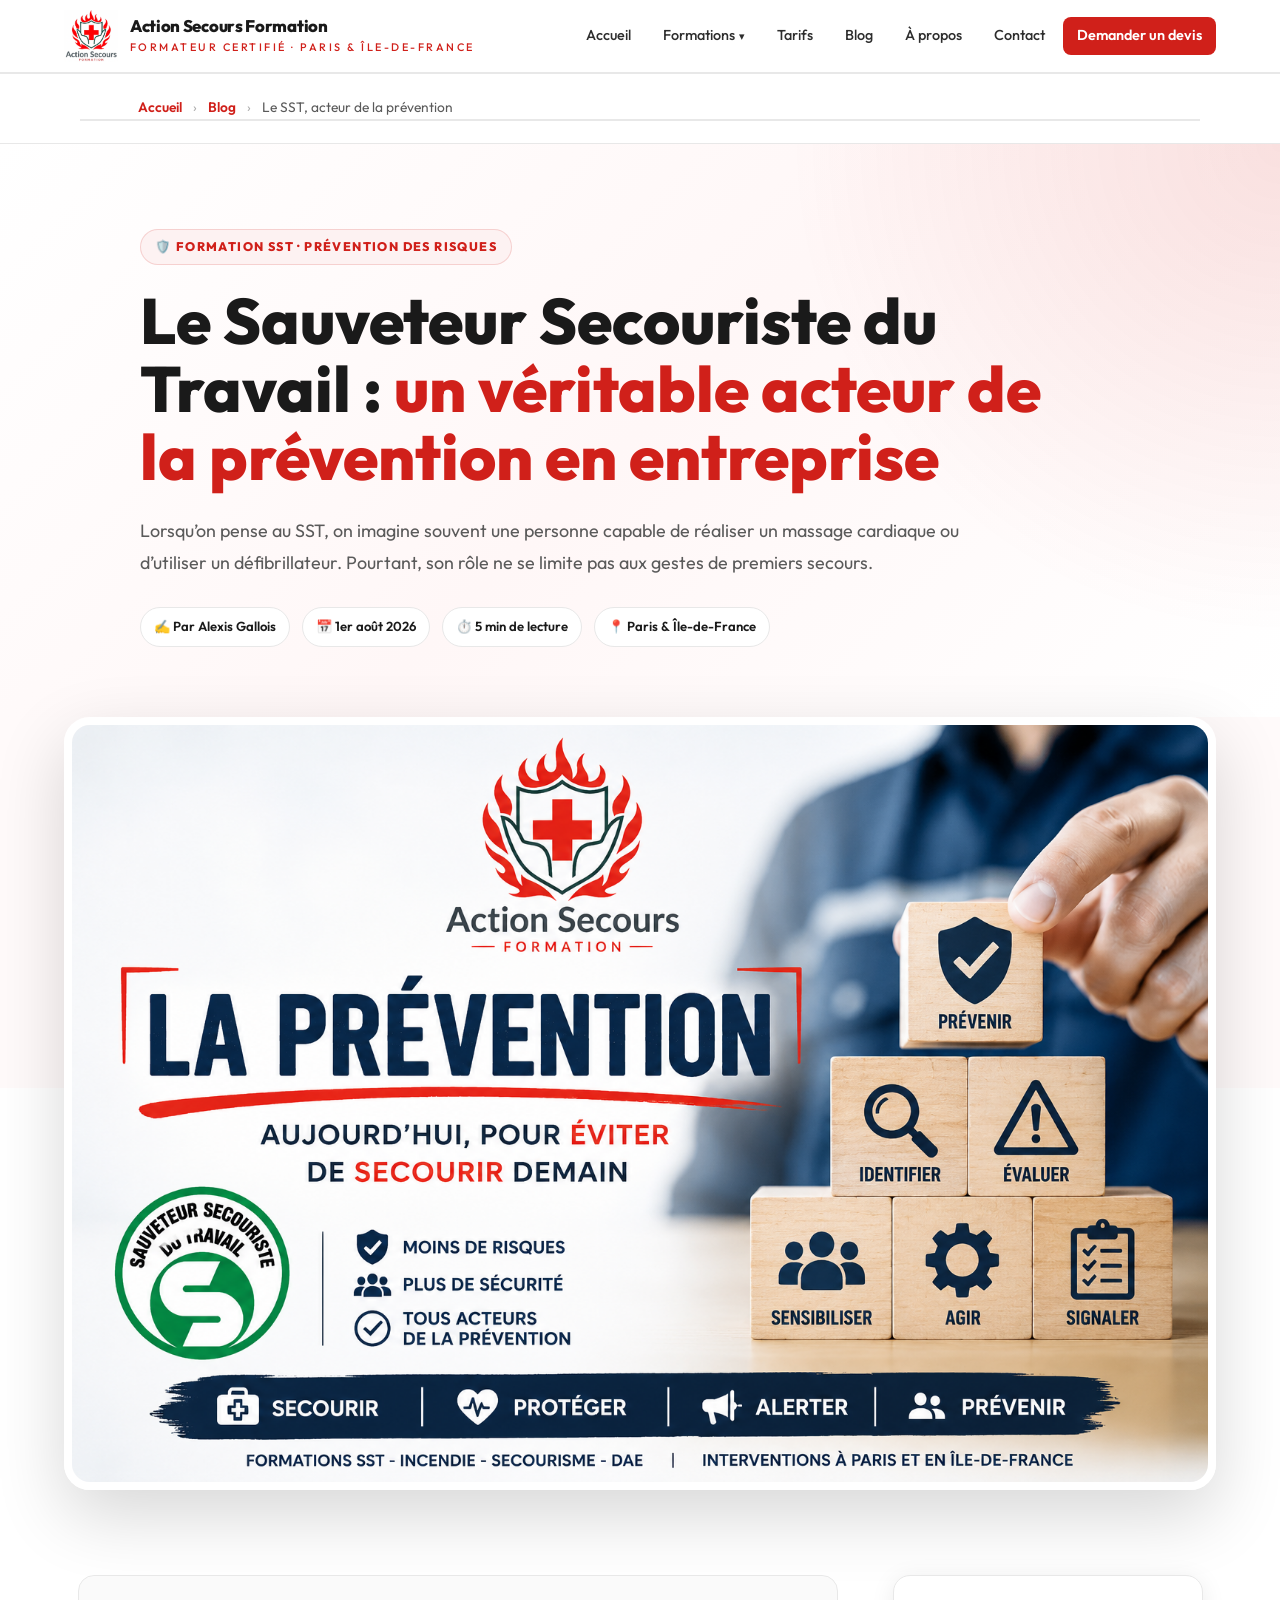
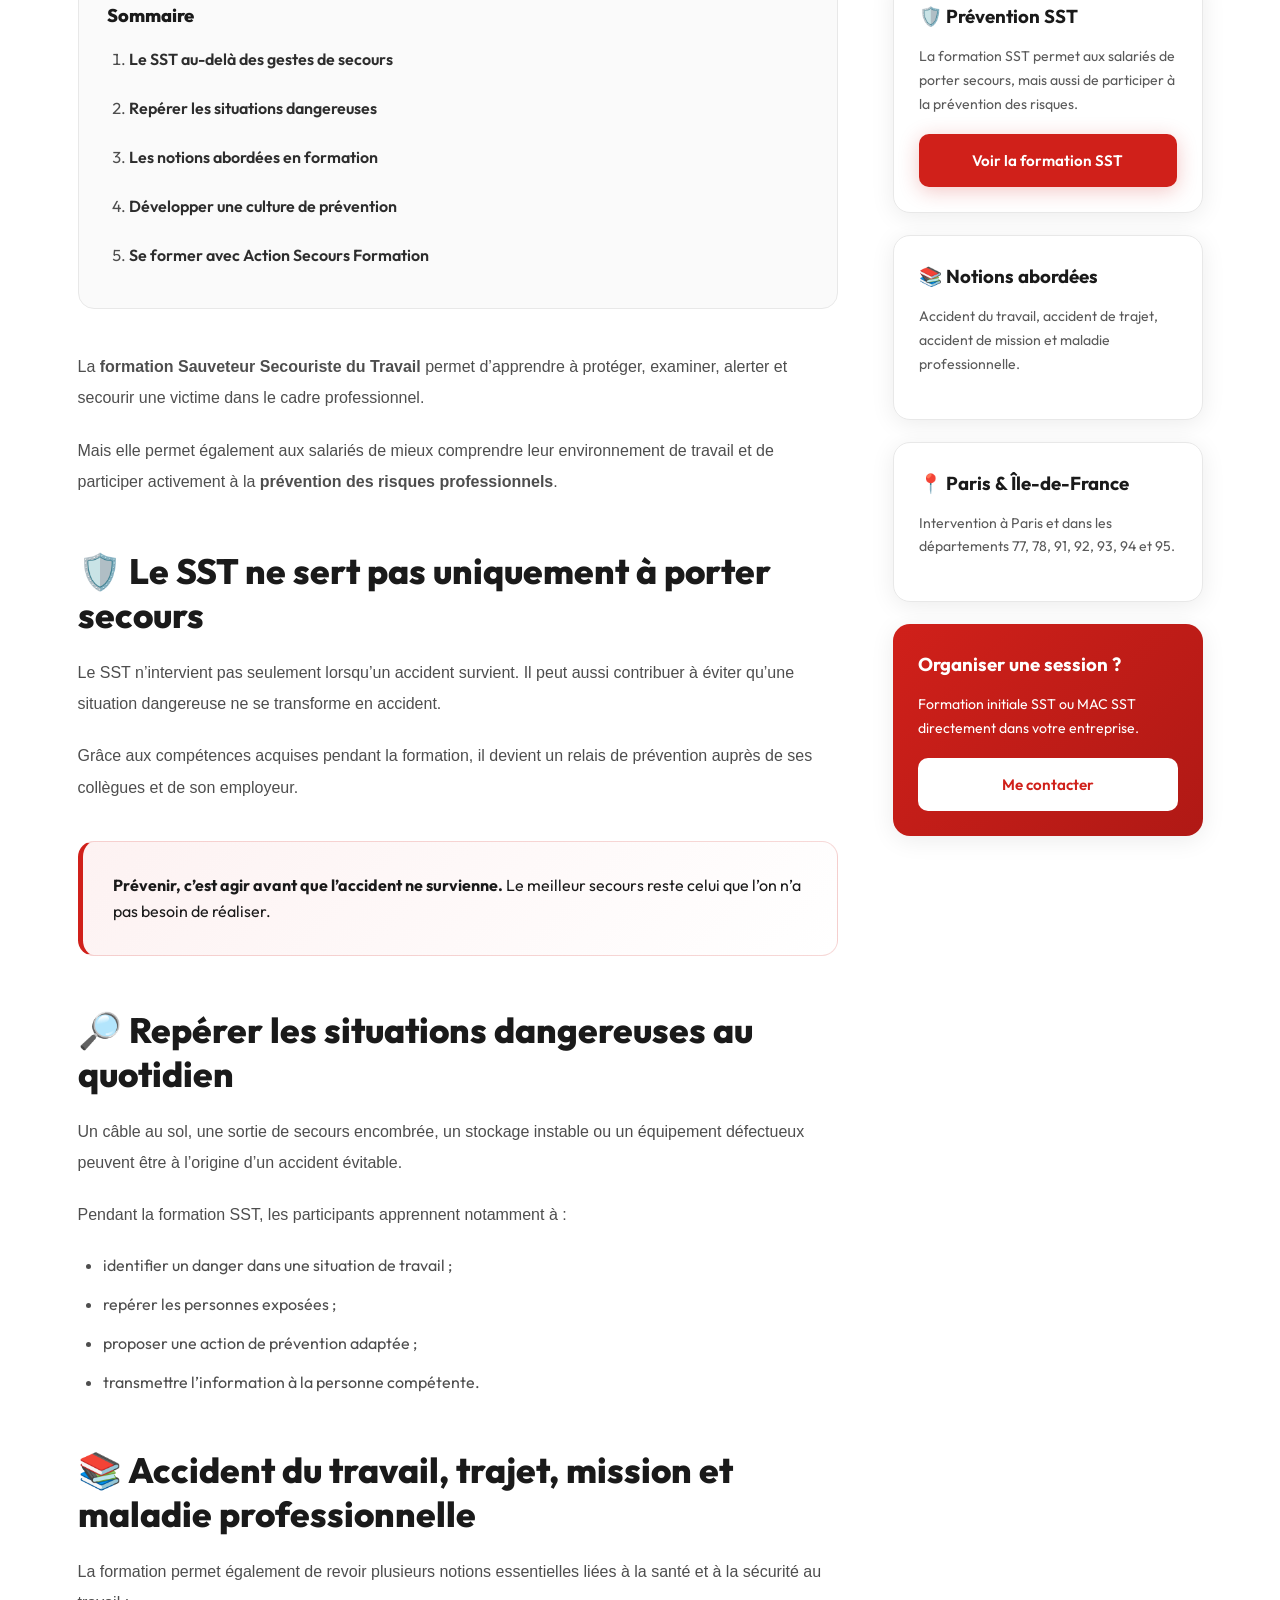
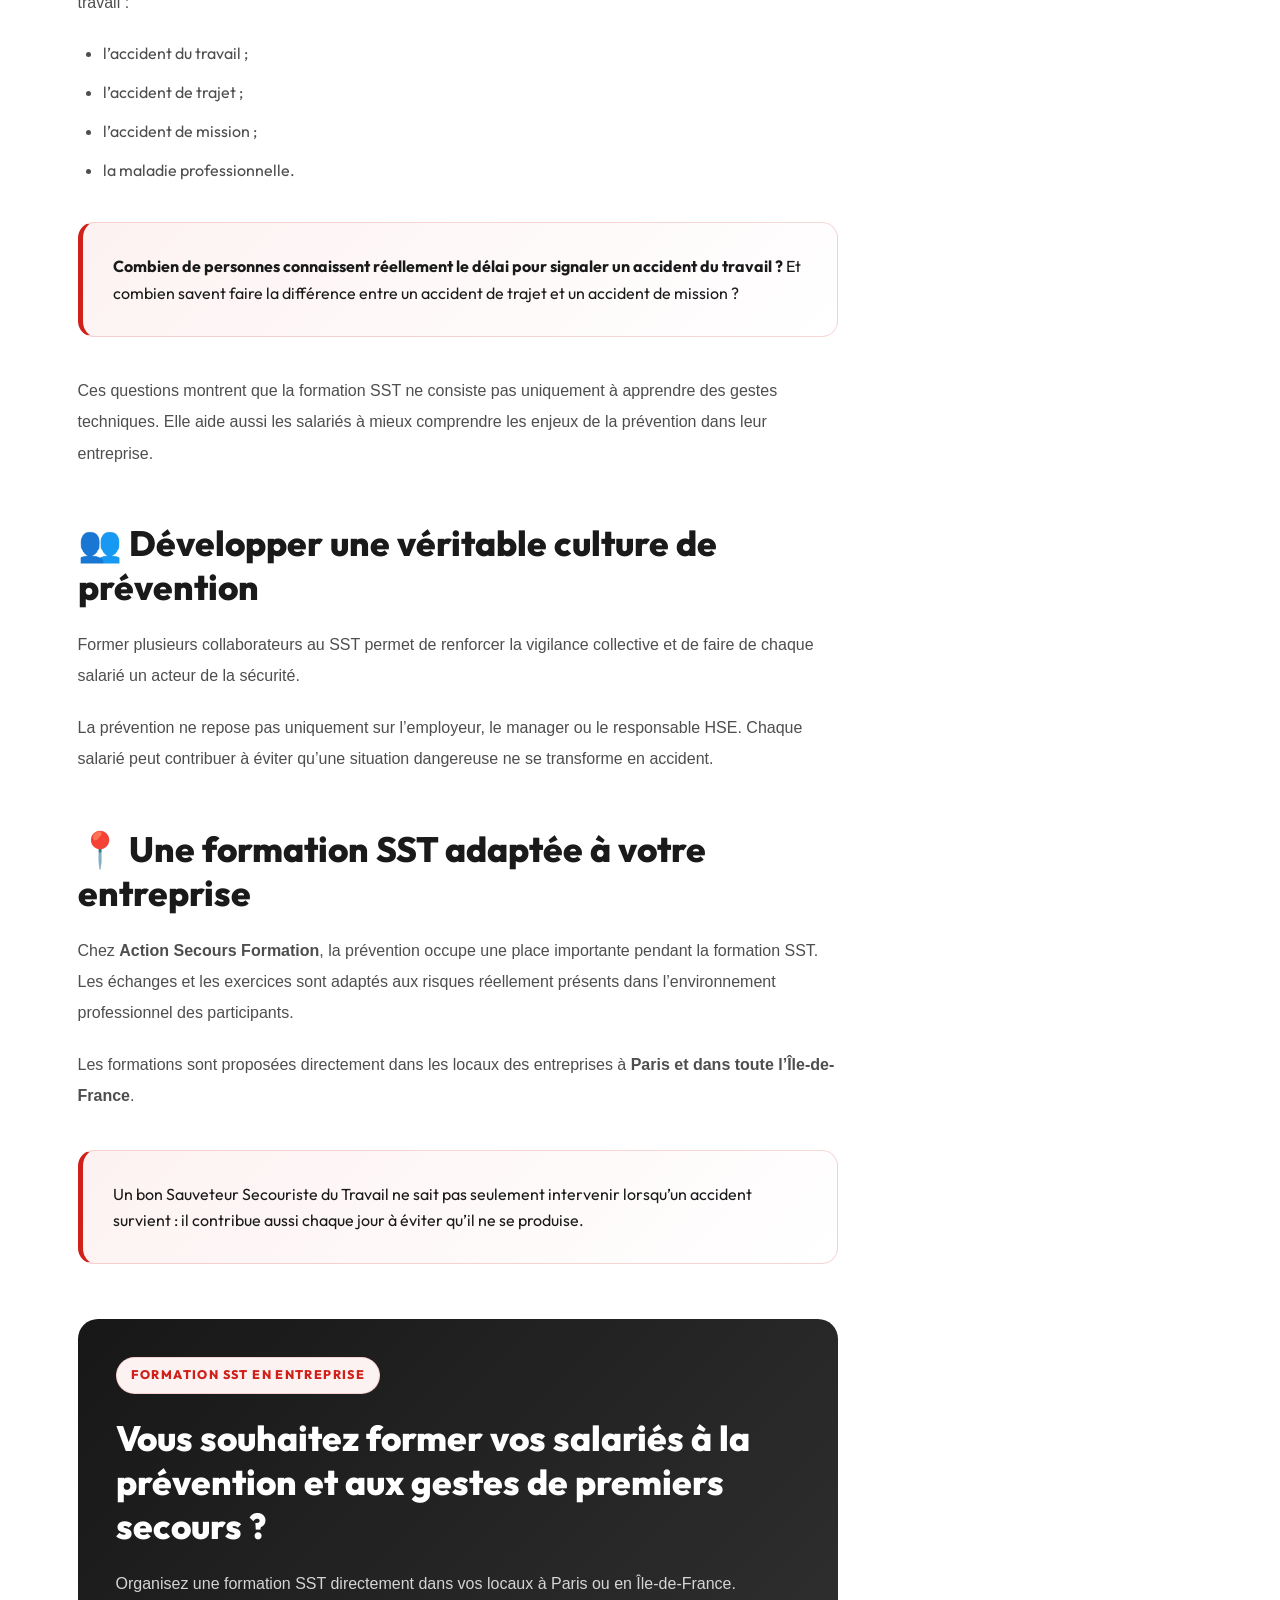
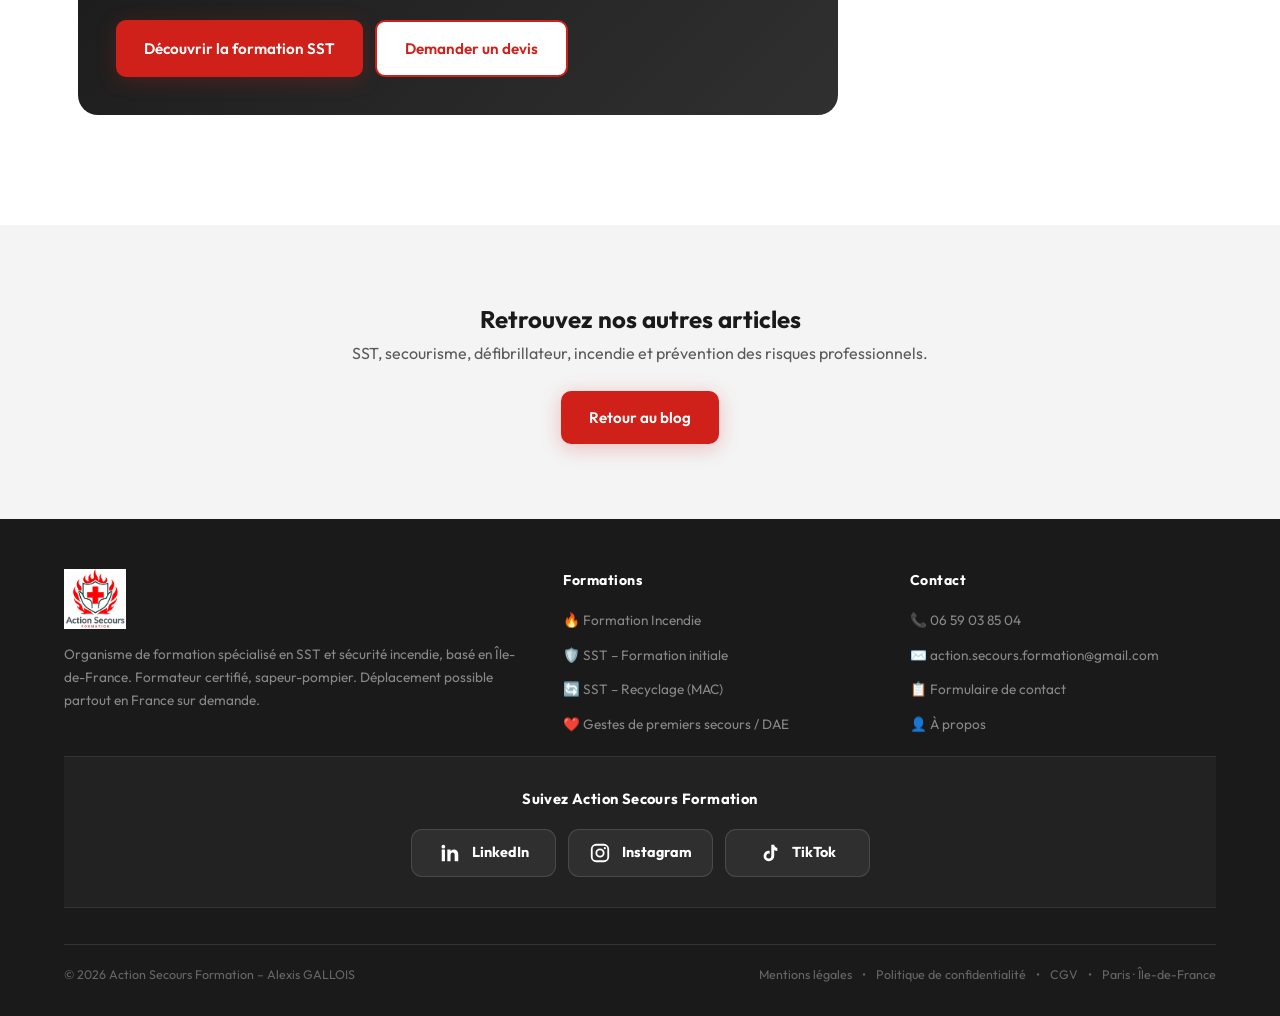
<file: article-prevention-sst-entreprise.html>
<!DOCTYPE html>
<html lang="fr">

<head>

  <meta charset="UTF-8">

  <meta
    name="viewport"
    content="width=device-width, initial-scale=1.0"
  >

  <title>
    Le SST, acteur de la prévention en entreprise | Action Secours Formation
  </title>

  <meta
    name="description"
    content="Découvrez le rôle du Sauveteur Secouriste du Travail dans la prévention des risques professionnels, au-delà des gestes de secours, à Paris et en Île-de-France."
  >

  <meta name="robots" content="index, follow">

  <link
    rel="canonical"
    href="https://asf-formation.com/article-prevention-sst-entreprise.html"
  >

  <meta property="og:locale" content="fr_FR">
  <meta property="og:type" content="article">

  <meta
    property="og:title"
    content="Le SST : un véritable acteur de la prévention en entreprise"
  >

  <meta
    property="og:description"
    content="La formation SST ne se limite pas aux gestes de premiers secours. Elle permet aussi de comprendre et de prévenir les risques professionnels."
  >

  <meta
    property="og:url"
    content="https://asf-formation.com/article-prevention-sst-entreprise.html"
  >

  <meta
    property="og:image"
    content="https://asf-formation.com/prevention-sst-entreprise.png"
  >

  <meta
    property="og:image:alt"
    content="La prévention en entreprise avec Action Secours Formation et le logo SST"
  >

  <meta property="article:published_time" content="2026-08-01">
  <meta property="article:modified_time" content="2026-08-01">
  <meta property="article:author" content="Alexis Gallois">

  <link rel="icon" type="image/png" href="logo.png">
  <link rel="stylesheet" href="_shared.css">

  <script type="application/ld+json">
  {
    "@context": "https://schema.org",
    "@graph": [
      {
        "@type": "Article",
        "@id": "https://asf-formation.com/article-prevention-sst-entreprise.html#article",
        "headline": "Le Sauveteur Secouriste du Travail : un véritable acteur de la prévention en entreprise",
        "description": "Découvrez le rôle du SST dans la prévention des risques professionnels, au-delà des gestes de premiers secours.",
        "image": ["https://asf-formation.com/prevention-sst-entreprise.png"],
        "datePublished": "2026-08-01",
        "dateModified": "2026-08-01",
        "inLanguage": "fr-FR",
        "author": {
          "@type": "Person",
          "@id": "https://asf-formation.com/#alexis-gallois",
          "name": "Alexis Gallois",
          "jobTitle": "Formateur SST et sécurité incendie",
          "url": "https://asf-formation.com/#about"
        },
        "publisher": {
          "@type": "Organization",
          "@id": "https://asf-formation.com/#business",
          "name": "Action Secours Formation",
          "url": "https://asf-formation.com/",
          "logo": {
            "@type": "ImageObject",
            "url": "https://asf-formation.com/logo.png"
          }
        },
        "mainEntityOfPage": {
          "@type": "WebPage",
          "@id": "https://asf-formation.com/article-prevention-sst-entreprise.html"
        },
        "about": [
          "Formation SST",
          "Prévention des risques professionnels",
          "Accident du travail",
          "Accident de trajet",
          "Accident de mission",
          "Maladie professionnelle",
          "Formation SST Paris",
          "Formation SST Île-de-France"
        ]
      },
      {
        "@type": "BreadcrumbList",
        "itemListElement": [
          {
            "@type": "ListItem",
            "position": 1,
            "name": "Accueil",
            "item": "https://asf-formation.com/"
          },
          {
            "@type": "ListItem",
            "position": 2,
            "name": "Blog",
            "item": "https://asf-formation.com/blog.html"
          },
          {
            "@type": "ListItem",
            "position": 3,
            "name": "Le SST, acteur de la prévention",
            "item": "https://asf-formation.com/article-prevention-sst-entreprise.html"
          }
        ]
      }
    ]
  }
  </script>

  <style>


    .article-breadcrumb-section {
      padding: 22px 5%;
      background: #ffffff;
      border-bottom: 1px solid var(--border);
    }

    .article-breadcrumb {
      max-width: 1120px;
      margin: 0 auto;
      color: var(--gris);
      font-size: 0.86rem;
    }

    .article-breadcrumb a {
      color: var(--rouge);
      font-weight: 600;
      text-decoration: none;
    }

    .article-breadcrumb span {
      margin: 0 8px;
      color: #aaa;
    }


    /* HERO */

    .article-hero {
      padding: 85px 5% 70px;

      background:
        radial-gradient(
          circle at top right,
          rgba(208, 32, 26, 0.12),
          transparent 35%
        ),
        linear-gradient(
          135deg,
          #ffffff,
          #fff7f7,
          #ffffff
        );
    }

    .article-hero-inner {
      max-width: 1000px;
      margin: 0 auto;
    }

    .article-category {
      display: inline-flex;

      margin-bottom: 22px;
      padding: 7px 14px;

      color: var(--rouge);
      background: var(--rouge-light);

      border: 1px solid rgba(208, 32, 26, 0.16);
      border-radius: 50px;

      font-size: 0.78rem;
      font-weight: 800;
      letter-spacing: 1.4px;
      text-transform: uppercase;
    }

    .article-hero h1 {
      max-width: 950px;

      margin-bottom: 24px;

      font-size: clamp(2.35rem, 5vw, 4.4rem);
      line-height: 1.06;
      font-weight: 800;
    }

    .article-hero h1 em {
      color: var(--rouge);
      font-style: normal;
    }

    .article-lead {
      max-width: 850px;

      margin-bottom: 28px;

      color: var(--gris);

      font-size: 1.12rem;
      line-height: 1.8;
    }

    .article-information {
      display: flex;
      flex-wrap: wrap;
      gap: 12px;
    }

    .article-information span {
      padding: 8px 13px;

      background: #ffffff;

      border: 1px solid var(--border);
      border-radius: 50px;

      font-size: 0.82rem;
      font-weight: 600;
    }


    /* IMAGE */

    .article-cover-section {
      padding: 0 5%;

      background:
        linear-gradient(
          to bottom,
          #fffafa 0%,
          #fffafa 48%,
          #ffffff 48%,
          #ffffff 100%
        );
    }

    .article-cover {
      max-width: 1180px;
      margin: 0 auto;
    }

    .article-cover img {
      width: 100%;
      display: block;

      object-fit: cover;

      border: 8px solid #ffffff;
      border-radius: 26px;

      box-shadow: 0 25px 70px rgba(0,0,0,0.16);
    }


    /* CONTENU */

    .article-main {
      padding: 85px 5% 110px;
    }

    .article-container {
      display: grid;

      grid-template-columns:
        minmax(0, 760px)
        310px;

      justify-content: center;

      gap: 55px;

      max-width: 1180px;
      margin: 0 auto;
    }

    .article-content h2 {
      margin: 52px 0 20px;

      font-size: clamp(1.55rem, 3vw, 2.2rem);
      line-height: 1.25;
      font-weight: 800;
    }

    .article-content p {
      margin-bottom: 21px;

      color: #4e4e4e;

      font-family: "Inter", sans-serif;
      line-height: 1.95;
    }

    .article-content li {
      margin-bottom: 11px;

      color: #4e4e4e;

      line-height: 1.75;
    }

    .article-content ul {
      margin: 10px 0 30px 25px;
    }


    /* SOMMAIRE */

    .article-summary {
      margin-bottom: 42px;
      padding: 28px;

      background: #fafafa;

      border: 1px solid var(--border);
      border-radius: 16px;
    }

    .article-summary h2 {
      margin: 0 0 18px;
      font-size: 1.15rem;
    }

    .article-summary ol {
      display: grid;
      gap: 10px;

      padding-left: 22px;
    }

    .article-summary a {
      color: var(--gris-fonce);

      font-weight: 600;
      text-decoration: none;
    }


    /* HIGHLIGHT */

    .article-highlight {
      margin: 38px 0;
      padding: 30px;

      background:
        linear-gradient(
          135deg,
          var(--rouge-light),
          #ffffff
        );

      border: 1px solid rgba(208, 32, 26, 0.17);
      border-left: 5px solid var(--rouge);
      border-radius: 16px;
    }

    .article-highlight p {
      margin: 0;

      font-family: "Outfit", sans-serif;
      font-weight: 700;
    }


    /* INFO CARDS */

    .article-benefits {
      display: grid;
      grid-template-columns: repeat(3, 1fr);

      gap: 14px;

      margin: 35px 0;
    }

    .article-benefit {
      padding: 22px;

      text-align: center;

      background: #ffffff;

      border: 1px solid var(--border);
      border-radius: 14px;

      box-shadow: var(--shadow);
    }

    .article-benefit-icon {
      display: block;

      margin-bottom: 10px;

      font-size: 1.8rem;
    }

    .article-benefit strong {
      display: block;

      margin-bottom: 6px;
    }

    .article-benefit span {
      color: var(--gris);

      font-size: 0.82rem;
      line-height: 1.5;
    }


    /* ZONE IDF */

    .area-grid {
      display: grid;
      grid-template-columns: repeat(2, 1fr);

      gap: 12px;

      margin: 25px 0 35px;
    }

    .area-item {
      padding: 16px 18px;

      background: #fafafa;

      border: 1px solid var(--border);
      border-radius: 12px;

      font-weight: 700;
    }


    /* SIDEBAR */

    .article-sidebar {
      align-self: start;

      position: sticky;
      top: 100px;
    }

    .sidebar-card {
      margin-bottom: 22px;
      padding: 25px;

      background: #ffffff;

      border: 1px solid var(--border);
      border-radius: 17px;

      box-shadow: var(--shadow);
    }

    .sidebar-card h3 {
      margin-bottom: 13px;
    }

    .sidebar-card p {
      margin-bottom: 17px;

      color: var(--gris);

      font-size: 0.88rem;
      line-height: 1.7;
    }

    .sidebar-card .btn {
      width: 100%;
      justify-content: center;
    }

    .sidebar-contact {
      color: #ffffff;

      background:
        linear-gradient(
          135deg,
          var(--rouge),
          var(--rouge-hover)
        );

      border: none;
    }

    .sidebar-contact h3,
    .sidebar-contact p {
      color: #ffffff;
    }

    .sidebar-contact .btn {
      color: var(--rouge);
      background: #ffffff;
    }


    /* CTA */

    .article-cta {
      margin-top: 55px;
      padding: 38px;

      color: #ffffff;

      background:
        linear-gradient(
          135deg,
          #171717,
          #303030
        );

      border-radius: 20px;
    }

    .article-cta h2 {
      margin-top: 0;
      color: #ffffff;
    }

    .article-cta p {
      color: #d5d5d5;
    }

    .article-cta-buttons {
      display: flex;
      flex-wrap: wrap;
      gap: 12px;
    }


    /* RETOUR BLOG */

    .article-back-blog {
      padding: 75px 5%;

      background: var(--gris-clair);

      text-align: center;
    }

    .article-back-blog p {
      margin-bottom: 25px;

      color: var(--gris);
    }


    @media (max-width: 950px) {

      .article-container {
        grid-template-columns: 1fr;
      }

      .article-sidebar {
        position: static;
      }

    }

    @media (max-width: 680px) {

      .article-benefits,
      .area-grid {
        grid-template-columns: 1fr;
      }

    }

  
  </style>

</head>

<body>

<main>

  <section class="article-breadcrumb-section">
    <nav class="article-breadcrumb">
      <a href="index.html">Accueil</a>
      <span>›</span>
      <a href="blog.html">Blog</a>
      <span>›</span>
      Le SST, acteur de la prévention
    </nav>
  </section>

  <header class="article-hero">
    <div class="article-hero-inner">

      <span class="article-category">
        🛡️ Formation SST · Prévention des risques
      </span>

      <h1>
        Le Sauveteur Secouriste du Travail :
        <em>un véritable acteur de la prévention en entreprise</em>
      </h1>

      <p class="article-lead">
        Lorsqu’on pense au SST, on imagine souvent une personne capable
        de réaliser un massage cardiaque ou d’utiliser un défibrillateur.
        Pourtant, son rôle ne se limite pas aux gestes de premiers secours.
      </p>

      <div class="article-information">
        <span>✍️ Par Alexis Gallois</span>
        <span>📅 1er août 2026</span>
        <span>⏱️ 5 min de lecture</span>
        <span>📍 Paris & Île-de-France</span>
      </div>

    </div>
  </header>

  <section class="article-cover-section">
    <figure class="article-cover">
      <img
        src="prevention-sst-entreprise.png"
        alt="La prévention en entreprise avec Action Secours Formation et le Sauveteur Secouriste du Travail"
        loading="eager"
      >
    </figure>
  </section>

  <section class="article-main">
    <div class="article-container">

      <article class="article-content">

        <nav class="article-summary">
          <h2>Sommaire</h2>
          <ol>
            <li><a href="#au-dela-secours">Le SST au-delà des gestes de secours</a></li>
            <li><a href="#reperer">Repérer les situations dangereuses</a></li>
            <li><a href="#notions">Les notions abordées en formation</a></li>
            <li><a href="#culture">Développer une culture de prévention</a></li>
            <li><a href="#formation">Se former avec Action Secours Formation</a></li>
          </ol>
        </nav>

        <p>
          La <strong>formation Sauveteur Secouriste du Travail</strong>
          permet d’apprendre à protéger, examiner, alerter et secourir
          une victime dans le cadre professionnel.
        </p>

        <p>
          Mais elle permet également aux salariés de mieux comprendre
          leur environnement de travail et de participer activement
          à la <strong>prévention des risques professionnels</strong>.
        </p>

        <h2 id="au-dela-secours">
          🛡️ Le SST ne sert pas uniquement à porter secours
        </h2>

        <p>
          Le SST n’intervient pas seulement lorsqu’un accident survient.
          Il peut aussi contribuer à éviter qu’une situation dangereuse
          ne se transforme en accident.
        </p>

        <p>
          Grâce aux compétences acquises pendant la formation,
          il devient un relais de prévention auprès de ses collègues
          et de son employeur.
        </p>

        <div class="article-highlight">
          <strong>Prévenir, c’est agir avant que l’accident ne survienne.</strong>
          Le meilleur secours reste celui que l’on n’a pas besoin de réaliser.
        </div>

        <h2 id="reperer">
          🔎 Repérer les situations dangereuses au quotidien
        </h2>

        <p>
          Un câble au sol, une sortie de secours encombrée,
          un stockage instable ou un équipement défectueux
          peuvent être à l’origine d’un accident évitable.
        </p>

        <p>Pendant la formation SST, les participants apprennent notamment à :</p>

        <ul>
          <li>identifier un danger dans une situation de travail ;</li>
          <li>repérer les personnes exposées ;</li>
          <li>proposer une action de prévention adaptée ;</li>
          <li>transmettre l’information à la personne compétente.</li>
        </ul>

        <h2 id="notions">
          📚 Accident du travail, trajet, mission et maladie professionnelle
        </h2>

        <p>
          La formation permet également de revoir plusieurs notions
          essentielles liées à la santé et à la sécurité au travail :
        </p>

        <ul>
          <li>l’accident du travail ;</li>
          <li>l’accident de trajet ;</li>
          <li>l’accident de mission ;</li>
          <li>la maladie professionnelle.</li>
        </ul>

        <div class="article-highlight">
          <strong>Combien de personnes connaissent réellement le délai
          pour signaler un accident du travail ?</strong>
          Et combien savent faire la différence entre un accident
          de trajet et un accident de mission ?
        </div>

        <p>
          Ces questions montrent que la formation SST ne consiste pas uniquement
          à apprendre des gestes techniques. Elle aide aussi les salariés
          à mieux comprendre les enjeux de la prévention dans leur entreprise.
        </p>

        <h2 id="culture">
          👥 Développer une véritable culture de prévention
        </h2>

        <p>
          Former plusieurs collaborateurs au SST permet de renforcer
          la vigilance collective et de faire de chaque salarié
          un acteur de la sécurité.
        </p>

        <p>
          La prévention ne repose pas uniquement sur l’employeur,
          le manager ou le responsable HSE. Chaque salarié peut contribuer
          à éviter qu’une situation dangereuse ne se transforme en accident.
        </p>

        <h2 id="formation">
          📍 Une formation SST adaptée à votre entreprise
        </h2>

        <p>
          Chez <strong>Action Secours Formation</strong>,
          la prévention occupe une place importante pendant la formation SST.
          Les échanges et les exercices sont adaptés aux risques réellement
          présents dans l’environnement professionnel des participants.
        </p>

        <p>
          Les formations sont proposées directement dans les locaux
          des entreprises à <strong>Paris et dans toute l’Île-de-France</strong>.
        </p>

        <div class="article-highlight">
          Un bon Sauveteur Secouriste du Travail ne sait pas seulement intervenir
          lorsqu’un accident survient : il contribue aussi chaque jour
          à éviter qu’il ne se produise.
        </div>

        <section class="article-cta">
          <span class="article-category">Formation SST en entreprise</span>

          <h2>
            Vous souhaitez former vos salariés à la prévention
            et aux gestes de premiers secours ?
          </h2>

          <p>
            Organisez une formation SST directement dans vos locaux
            à Paris ou en Île-de-France.
          </p>

          <div class="article-cta-buttons">
            <a href="formation-sst.html" class="btn btn-primary">
              Découvrir la formation SST
            </a>

            <a href="index.html#contact" class="btn btn-secondary">
              Demander un devis
            </a>
          </div>
        </section>

      </article>

      <aside class="article-sidebar">

        <div class="sidebar-card">
          <h3>🛡️ Prévention SST</h3>
          <p>
            La formation SST permet aux salariés de porter secours,
            mais aussi de participer à la prévention des risques.
          </p>
          <a href="formation-sst.html" class="btn btn-primary">
            Voir la formation SST
          </a>
        </div>

        <div class="sidebar-card">
          <h3>📚 Notions abordées</h3>
          <p>
            Accident du travail, accident de trajet,
            accident de mission et maladie professionnelle.
          </p>
        </div>

        <div class="sidebar-card">
          <h3>📍 Paris & Île-de-France</h3>
          <p>
            Intervention à Paris et dans les départements
            77, 78, 91, 92, 93, 94 et 95.
          </p>
        </div>

        <div class="sidebar-card sidebar-contact">
          <h3>Organiser une session ?</h3>
          <p>
            Formation initiale SST ou MAC SST directement
            dans votre entreprise.
          </p>
          <a href="index.html#contact" class="btn">
            Me contacter
          </a>
        </div>

      </aside>

    </div>
  </section>

  <section class="article-back-blog">
    <h2>Retrouvez nos autres articles</h2>
    <p>
      SST, secourisme, défibrillateur, incendie
      et prévention des risques professionnels.
    </p>
    <a href="blog.html" class="btn btn-primary">
      Retour au blog
    </a>
  </section>

</main>

<script src="_shared.js"></script>

</body>
</html>
</file>
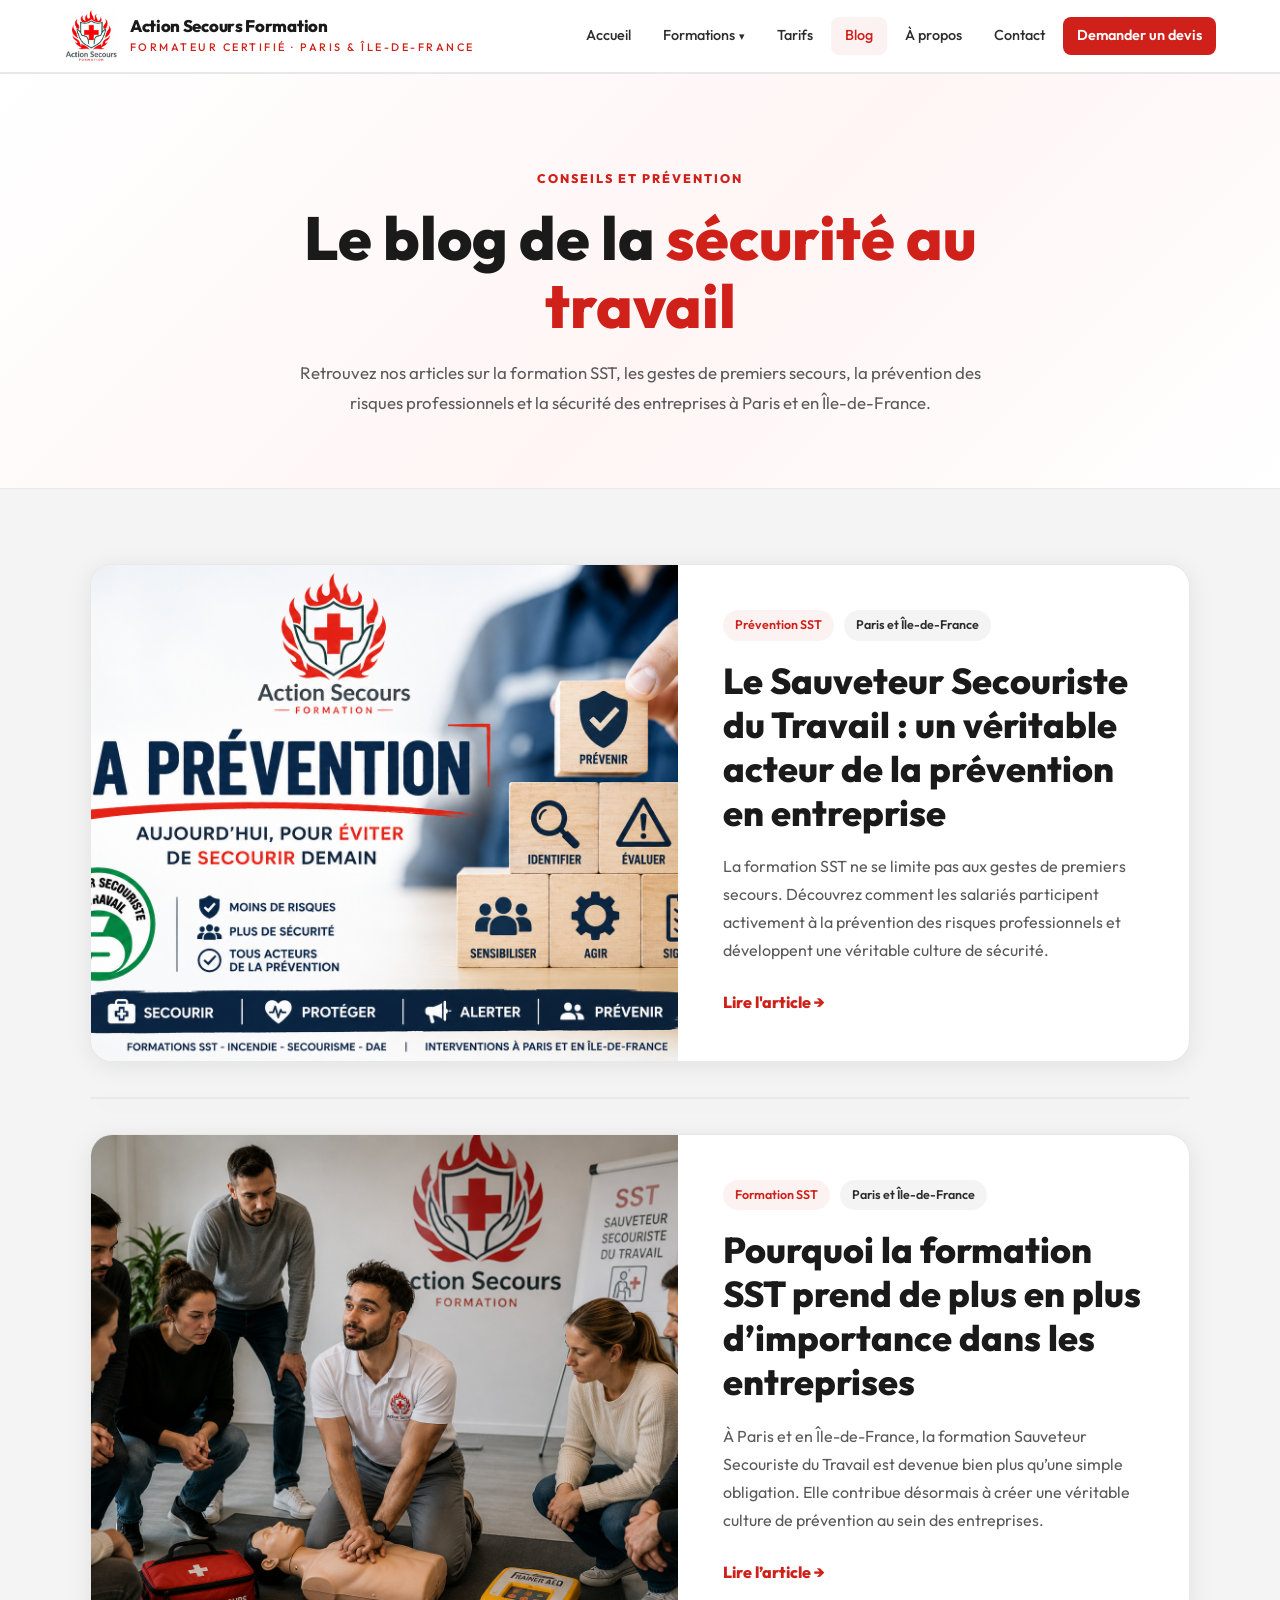
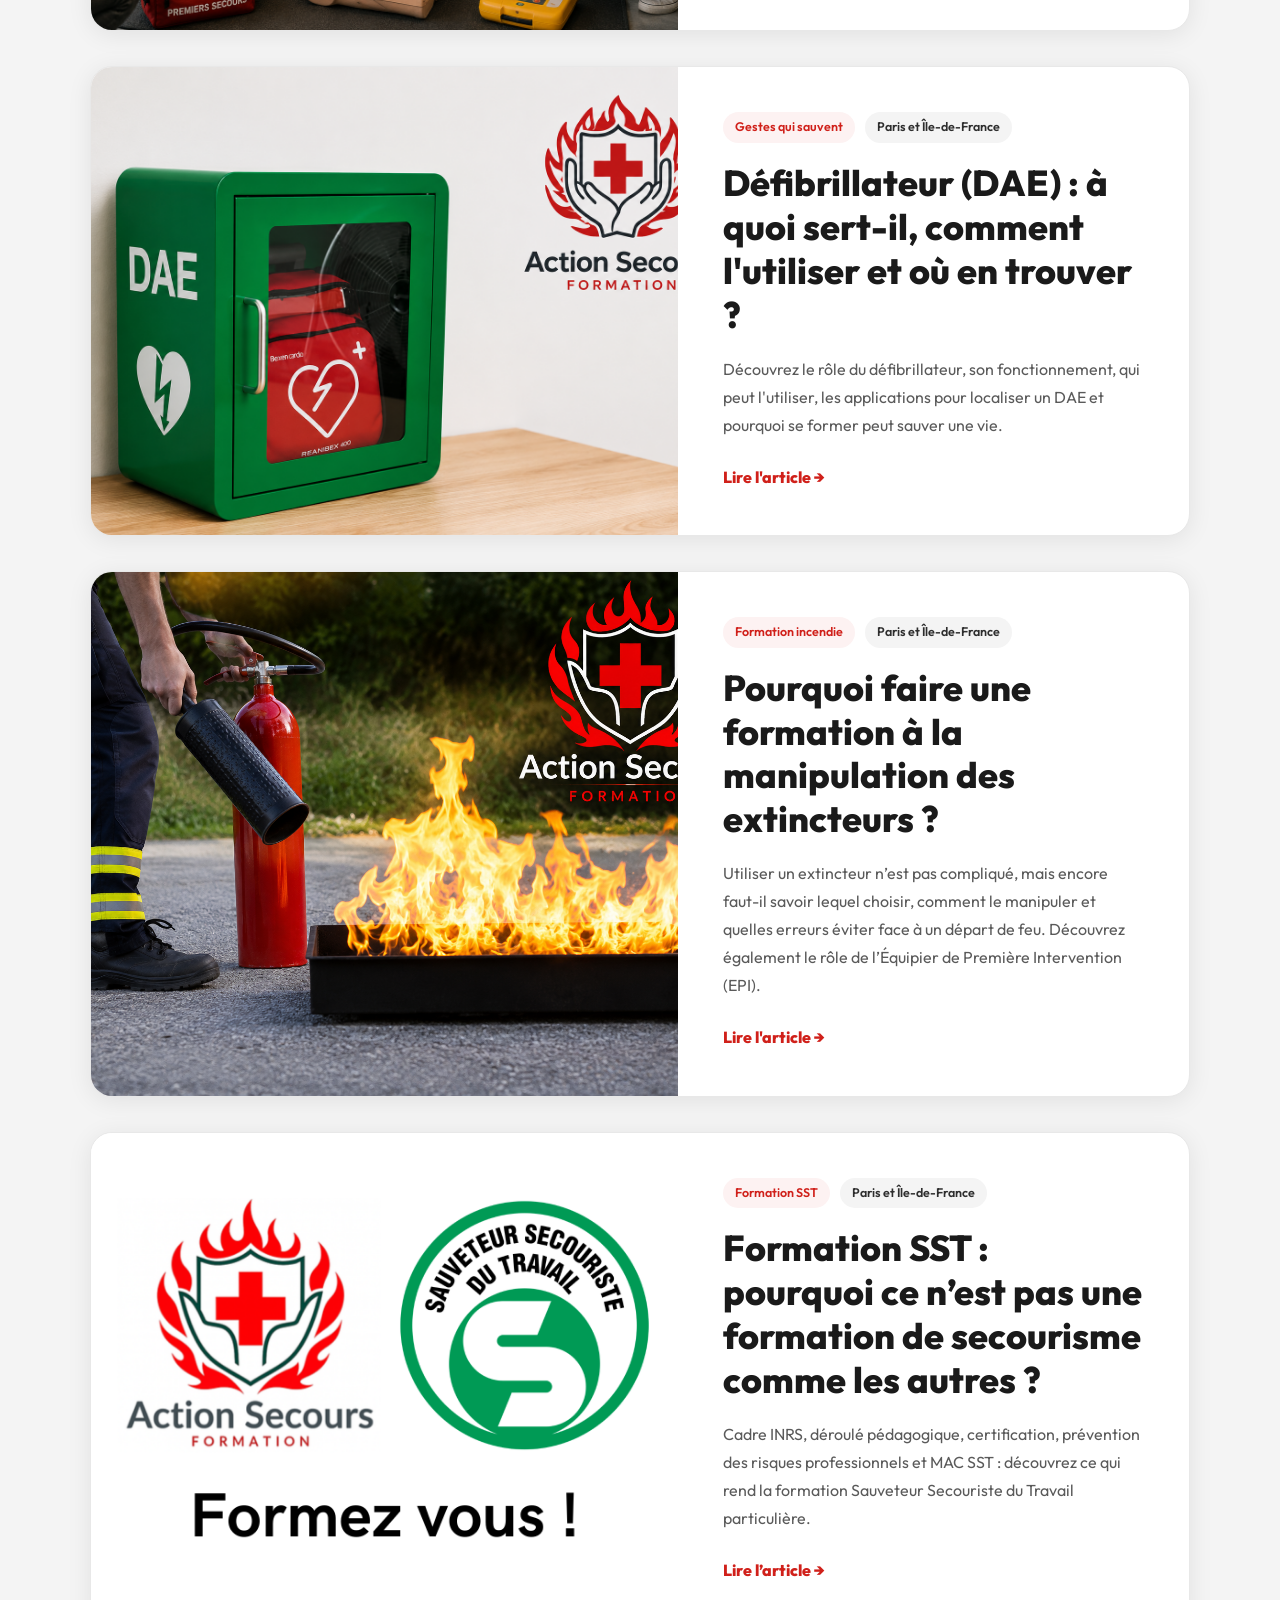
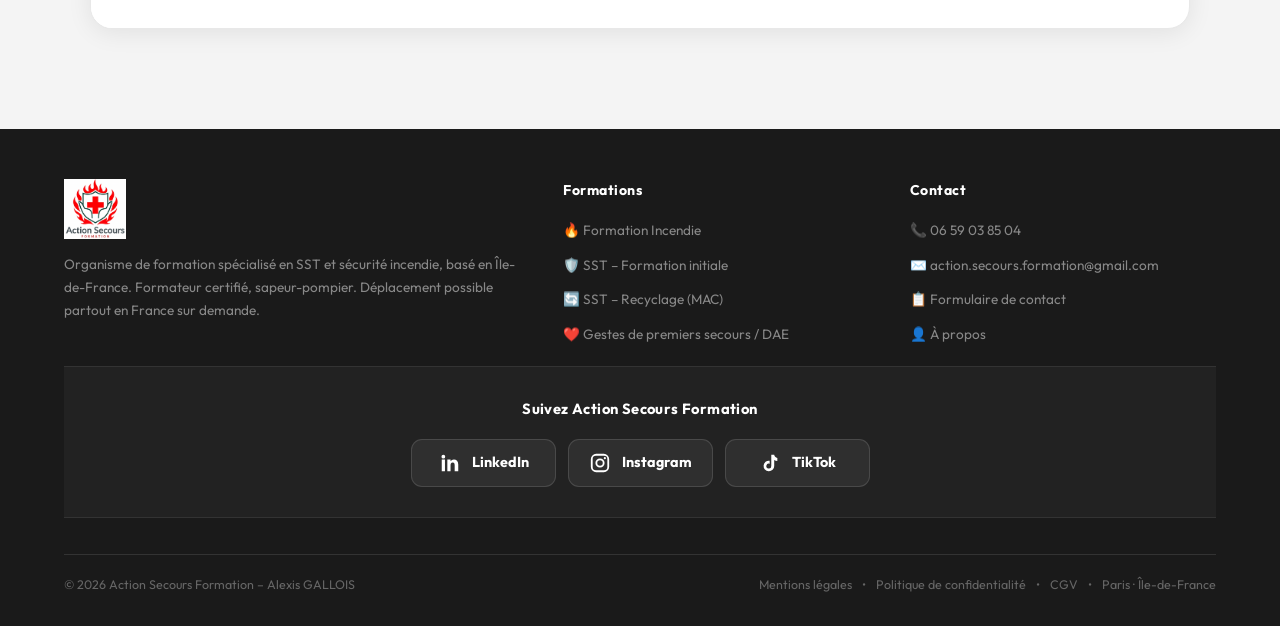
<file: blog.html>
<!DOCTYPE html>
<html lang="fr">

<head>
  <meta charset="UTF-8">

  <meta
    name="viewport"
    content="width=device-width, initial-scale=1.0"
  >

  <title>
    Blog SST, secourisme et sécurité au travail à Paris | Action Secours Formation
  </title>

  <meta
    name="description"
    content="Découvrez les conseils et actualités d’Action Secours Formation sur la formation SST, le secourisme et la prévention des risques à Paris et en Île-de-France."
  >

  <meta name="robots" content="index, follow">

  <link
    rel="canonical"
    href="https://asf-formation.com/blog.html"
  >

  <meta property="og:type" content="website">

  <meta
    property="og:title"
    content="Blog SST et sécurité au travail à Paris"
  >

  <meta
    property="og:description"
    content="Conseils sur la formation SST, les gestes de premiers secours et la prévention des risques à Paris et en Île-de-France."
  >

  <meta
    property="og:url"
    content="https://asf-formation.com/blog.html"
  >

  <meta
    property="og:image"
    content="https://asf-formation.com/formation-sst-paris-entreprise.png"
  >

  <link
    rel="icon"
    type="image/png"
    href="logo.png"
  >

  <link
    rel="stylesheet"
    href="_shared.css"
  >

  <script type="application/ld+json">
  {
    "@context": "https://schema.org",
    "@type": "Blog",
    "name": "Blog Action Secours Formation",
    "url": "https://asf-formation.com/blog.html",
    "description": "Articles sur la formation SST, le secourisme et la prévention des risques professionnels à Paris et en Île-de-France.",
    "publisher": {
      "@type": "Organization",
      "name": "Action Secours Formation",
      "url": "https://asf-formation.com/",
      "logo": {
        "@type": "ImageObject",
        "url": "https://asf-formation.com/logo.png"
      }
    },
    "inLanguage": "fr-FR"
  }
  </script>

  <style>
    .blog-hero {
      padding: 90px 5% 70px;
      background:
        linear-gradient(
          135deg,
          #ffffff 0%,
          #fff5f5 55%,
          #ffffff 100%
        );
      border-bottom: 1px solid var(--border);
    }

    .blog-hero-inner {
      max-width: 1100px;
      margin: 0 auto;
      text-align: center;
    }

    .blog-label {
      display: inline-block;
      margin-bottom: 14px;
      color: var(--rouge);
      font-size: 0.78rem;
      font-weight: 800;
      letter-spacing: 2px;
      text-transform: uppercase;
    }

    .blog-hero h1 {
      max-width: 850px;
      margin: 0 auto 18px;
      font-size: clamp(2.1rem, 5vw, 3.8rem);
      line-height: 1.12;
      font-weight: 800;
    }

    .blog-hero h1 em {
      color: var(--rouge);
      font-style: normal;
    }

    .blog-hero p {
      max-width: 720px;
      margin: 0 auto;
      color: var(--gris);
      font-size: 1.05rem;
      line-height: 1.8;
    }

    .blog-section {
      padding: 75px 5% 100px;
      background: var(--gris-clair);
    }

    .blog-container {
  max-width: 1100px;
  margin: 0 auto;

  display: flex;
  flex-direction: column;
  gap: 35px;
}

    .article-card {
      display: grid;
      grid-template-columns: 1.15fr 1fr;
      overflow: hidden;
      color: inherit;
      background: #ffffff;
      border: 1px solid var(--border);
      border-radius: 22px;
      box-shadow: var(--shadow);
      text-decoration: none;
      transition:
        transform 0.2s ease,
        box-shadow 0.2s ease;
    }

    .article-card:hover {
      transform: translateY(-5px);
      box-shadow: var(--shadow-hover);
    }

    .article-image {
      min-height: 430px;
    }

    .article-image img {
      width: 100%;
      height: 100%;
      min-height: 430px;
      display: block;
      object-fit: cover;
    }

    .article-content {
      display: flex;
      flex-direction: column;
      justify-content: center;
      padding: 45px;
    }

    .article-meta {
      display: flex;
      flex-wrap: wrap;
      gap: 10px;
      margin-bottom: 18px;
    }

    .article-content h2 {
      margin-bottom: 18px;
      font-size: clamp(1.6rem, 3vw, 2.25rem);
      line-height: 1.22;
      font-weight: 800;
    }

    .article-content p {
      margin-bottom: 25px;
      color: var(--gris);
      font-size: 1rem;
      line-height: 1.75;
    }

    .article-link {
      display: inline-flex;
      align-items: center;
      gap: 8px;
      color: var(--rouge);
      font-weight: 800;
    }

    @media (max-width: 800px) {
      .article-card {
        grid-template-columns: 1fr;
      }

      .article-image,
      .article-image img {
        min-height: 280px;
      }

      .article-content {
        padding: 30px 24px;
      }
    }
  </style>
</head>

<body>

  <main>

    <section class="blog-hero">

      <div class="blog-hero-inner">

        <span class="blog-label">
          Conseils et prévention
        </span>

        <h1>
          Le blog de la <em>sécurité au travail</em>
        </h1>

        <p>
          Retrouvez nos articles sur la formation SST, les gestes
          de premiers secours, la prévention des risques professionnels
          et la sécurité des entreprises à Paris et en Île-de-France.
        </p>

      </div>

    </section>

    <section class="blog-section">

      <div class="blog-container">
<div class="blog-container">

  <!-- NOUVEL ARTICLE : PRÉVENTION SST -->

  <a
    href="article-prevention-sst-entreprise.html"
    class="article-card"
  >

    <div class="article-image">

      <img
        src="prevention-sst-entreprise.png"
        alt="Le Sauveteur Secouriste du Travail : un véritable acteur de la prévention en entreprise"
        loading="eager"
      >

    </div>

    <div class="article-content">

      <div class="article-meta">

        <span class="tag rouge">
          Prévention SST
        </span>

        <span class="tag gris">
          Paris et Île-de-France
        </span>

      </div>

      <h2>
        Le Sauveteur Secouriste du Travail :
        un véritable acteur de la prévention en entreprise
      </h2>

      <p>
        La formation SST ne se limite pas aux gestes de premiers secours.
        Découvrez comment les salariés participent activement à la prévention
        des risques professionnels et développent une véritable culture de sécurité.
      </p>

      <span class="article-link">
        Lire l'article →
      </span>

    </div>

  </a>


  <a
    href="article-formation-sst-paris.html"
    class="article-card"
  >
        <a
          href="article-formation-sst-paris.html"
          class="article-card"
        >

          <div class="article-image">

            <img
              src="formation-sst-paris-entreprise.png"
              alt="Formation SST en entreprise à Paris avec démonstration du massage cardiaque"
              loading="eager"
            >

          </div>

          <div class="article-content">

            <div class="article-meta">

              <span class="tag rouge">
                Formation SST
              </span>

              <span class="tag gris">
                Paris et Île-de-France
              </span>

            </div>

            <h2>
              Pourquoi la formation SST prend de plus en plus
              d’importance dans les entreprises
            </h2>

            <p>
              À Paris et en Île-de-France, la formation Sauveteur
              Secouriste du Travail est devenue bien plus qu’une
              simple obligation. Elle contribue désormais à créer
              une véritable culture de prévention au sein des entreprises.
            </p>

            <span class="article-link">
              Lire l’article →
            </span>

          </div>

        </a>
<a
  href="article-defibrillateur-dae.html"
  class="article-card"
>

  <div class="article-image">

    <img
      src="defibrillateur-dae-action-secours-formation.png"
      alt="Défibrillateur DAE et formation à son utilisation"
      loading="lazy"
    >

  </div>

  <div class="article-content">

    <div class="article-meta">

      <span class="tag rouge">
        Gestes qui sauvent
      </span>

      <span class="tag gris">
        Paris et Île-de-France
      </span>

    </div>

    <h2>
      Défibrillateur (DAE) : à quoi sert-il, comment l'utiliser et où en trouver ?
    </h2>

    <p>
      Découvrez le rôle du défibrillateur, son fonctionnement, qui peut l'utiliser,
      les applications pour localiser un DAE et pourquoi se former peut sauver une vie.
    </p>

    <span class="article-link">
      Lire l'article →
    </span>

  </div>

</a>
<a
  href="article-formation-epi-extincteurs-paris.html"
  class="article-card"
>

  <div class="article-image">

    <img
      src="formation-epi-extincteurs-paris.png"
      alt="Formation EPI et manipulation des extincteurs à Paris et en Île-de-France"
      loading="lazy"
    >

  </div>

  <div class="article-content">

    <div class="article-meta">

      <span class="tag rouge">
        Formation incendie
      </span>

      <span class="tag gris">
        Paris et Île-de-France
      </span>

    </div>

    <h2>
      Pourquoi faire une formation à la manipulation des extincteurs ?
    </h2>

    <p>
      Utiliser un extincteur n’est pas compliqué, mais encore faut-il
      savoir lequel choisir, comment le manipuler et quelles erreurs
      éviter face à un départ de feu. Découvrez également le rôle
      de l’Équipier de Première Intervention (EPI).
    </p>

    <span class="article-link">
      Lire l'article →
    </span>

  </div>

</a>
</a>


<!-- NOUVEL ARTICLE SST / INRS -->

<a
  href="article-formation-sst-inrs-paris.html"
  class="article-card"
>

  <div class="article-image">

    <img
      src="article-sst-inrs-paris.png"
      alt="Formation SST encadrée par l'INRS à Paris et en Île-de-France"
      loading="lazy"
    >

  </div>

  <div class="article-content">

    <div class="article-meta">

      <span class="tag rouge">
        Formation SST
      </span>

      <span class="tag gris">
        Paris et Île-de-France
      </span>

    </div>

    <h2>
      Formation SST : pourquoi ce n’est pas une formation de secourisme comme les autres ?
    </h2>

    <p>
      Cadre INRS, déroulé pédagogique, certification,
      prévention des risques professionnels et MAC SST :
      découvrez ce qui rend la formation Sauveteur
      Secouriste du Travail particulière.
    </p>

    <span class="article-link">
      Lire l’article →
    </span>

  </div>

</a>


      </div>

    </section>
      </div>

    </section>

  </main>

  <script src="_shared.js"></script>

</body>
</html>
</file>
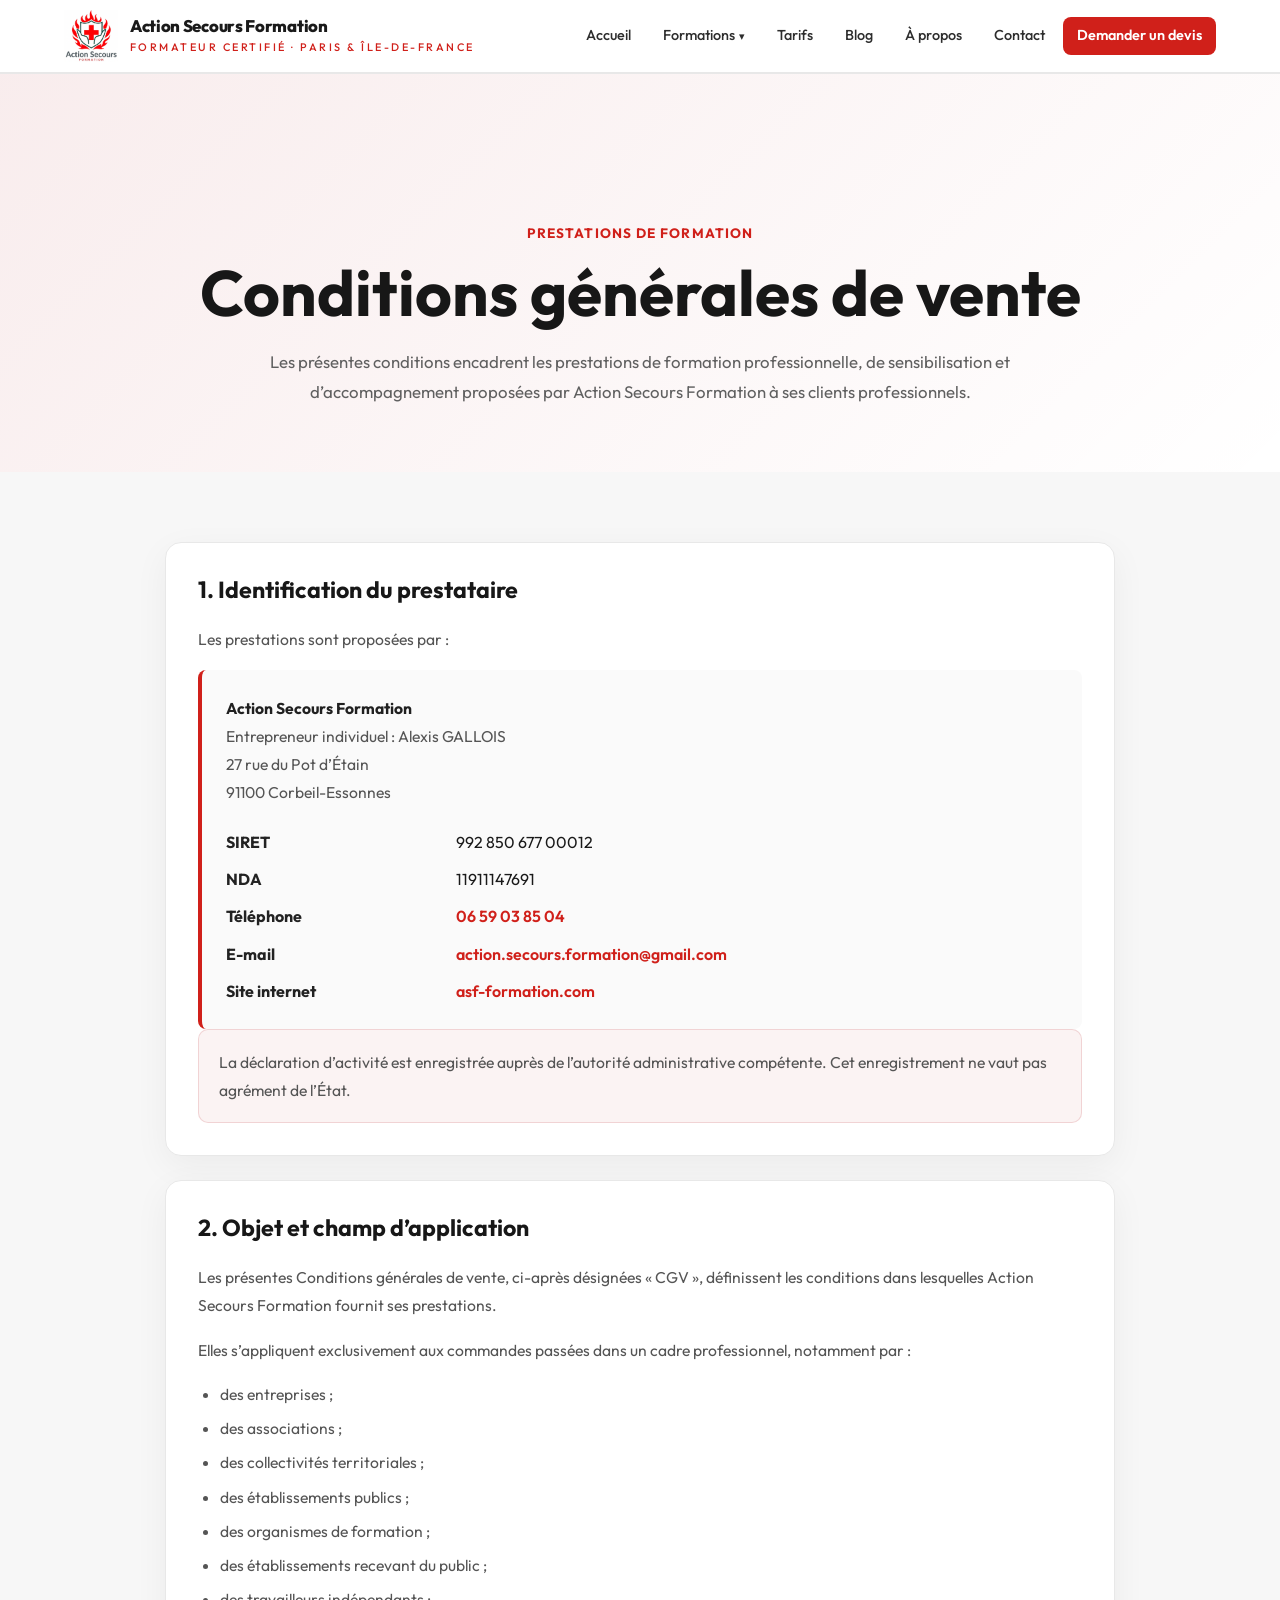
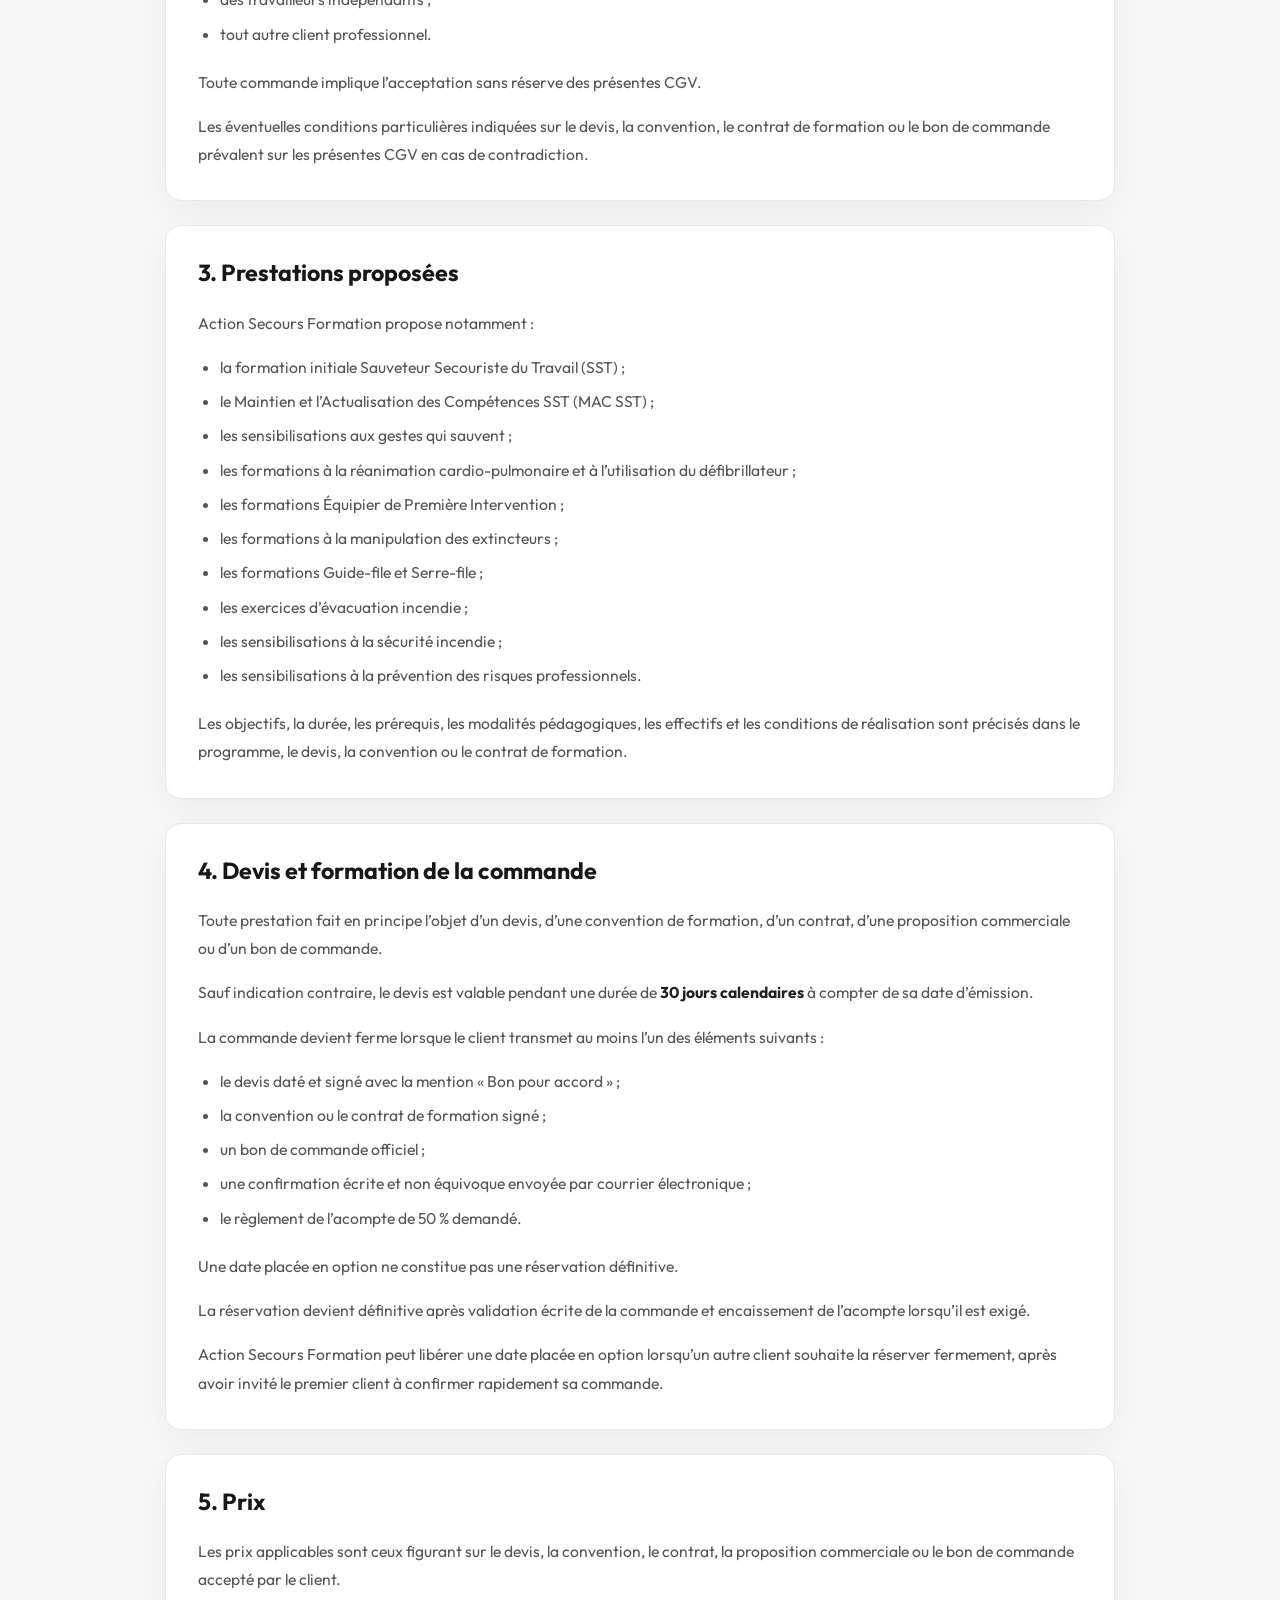
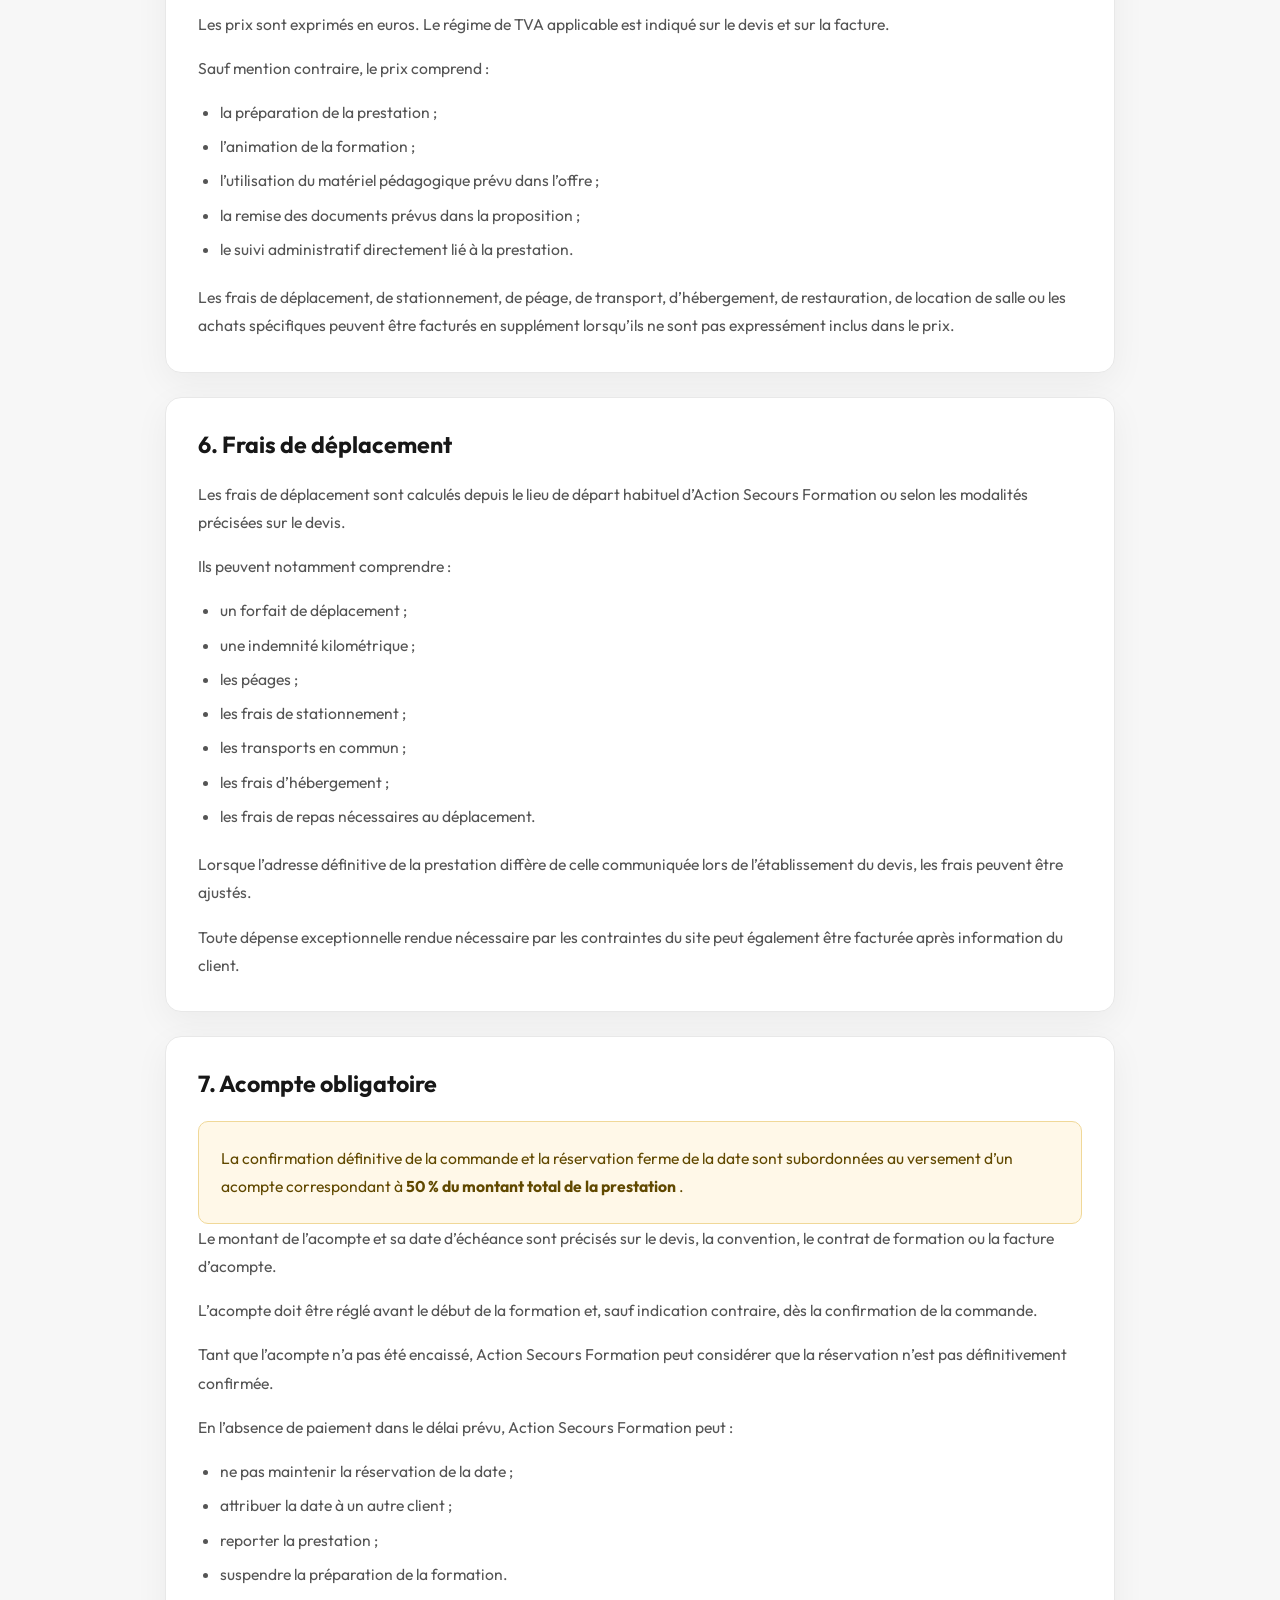
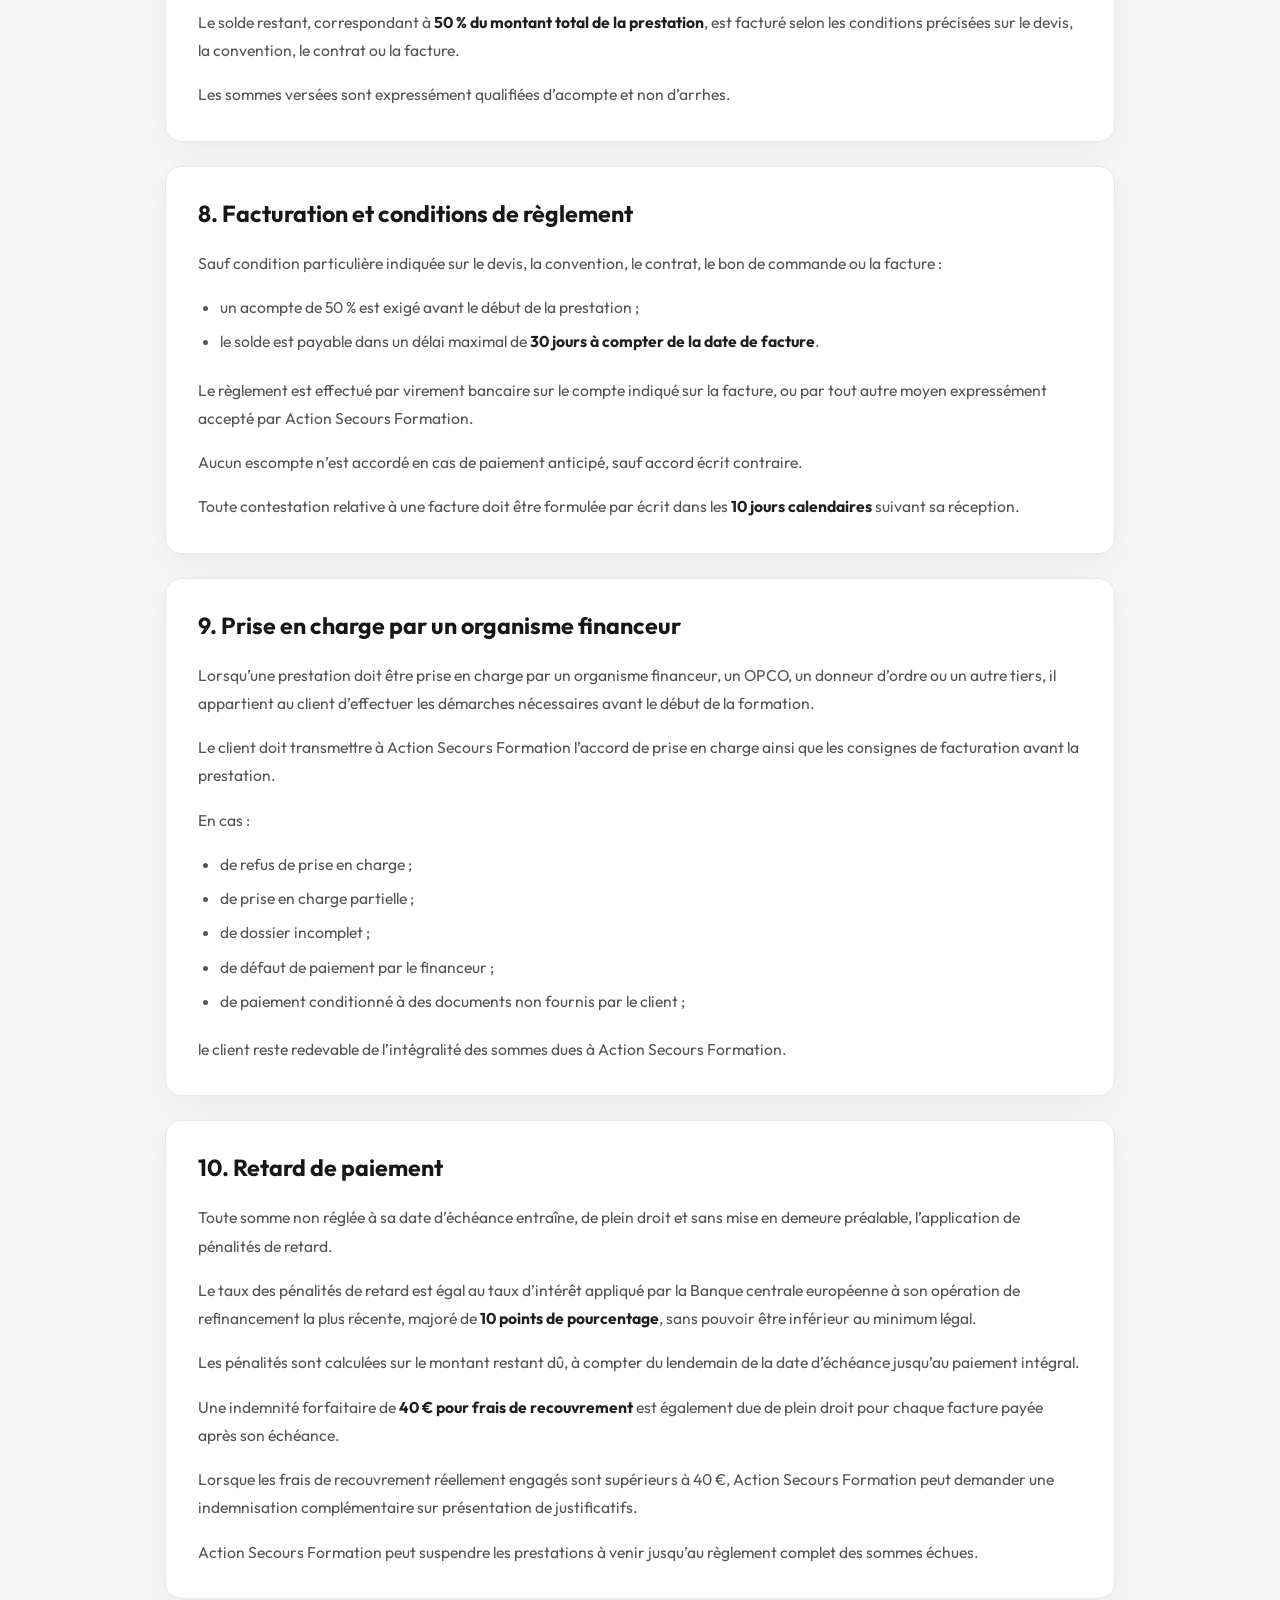
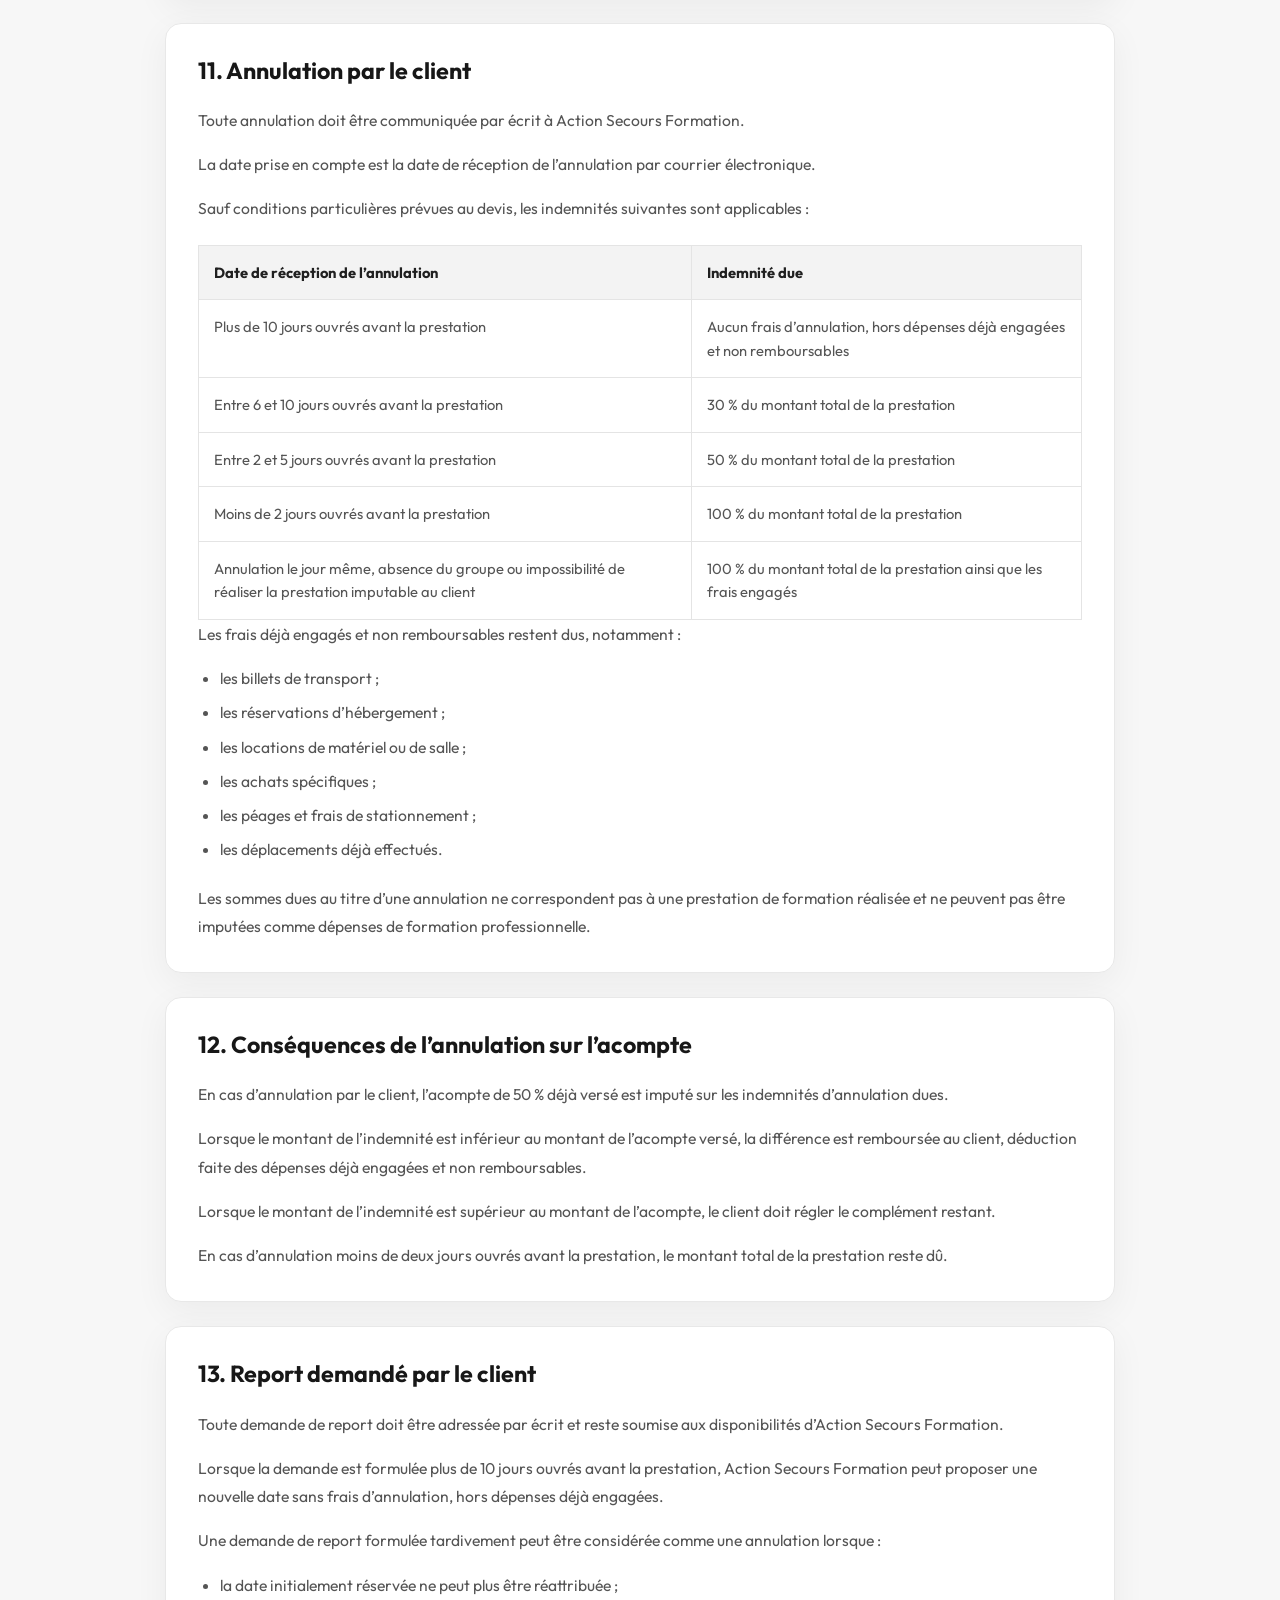
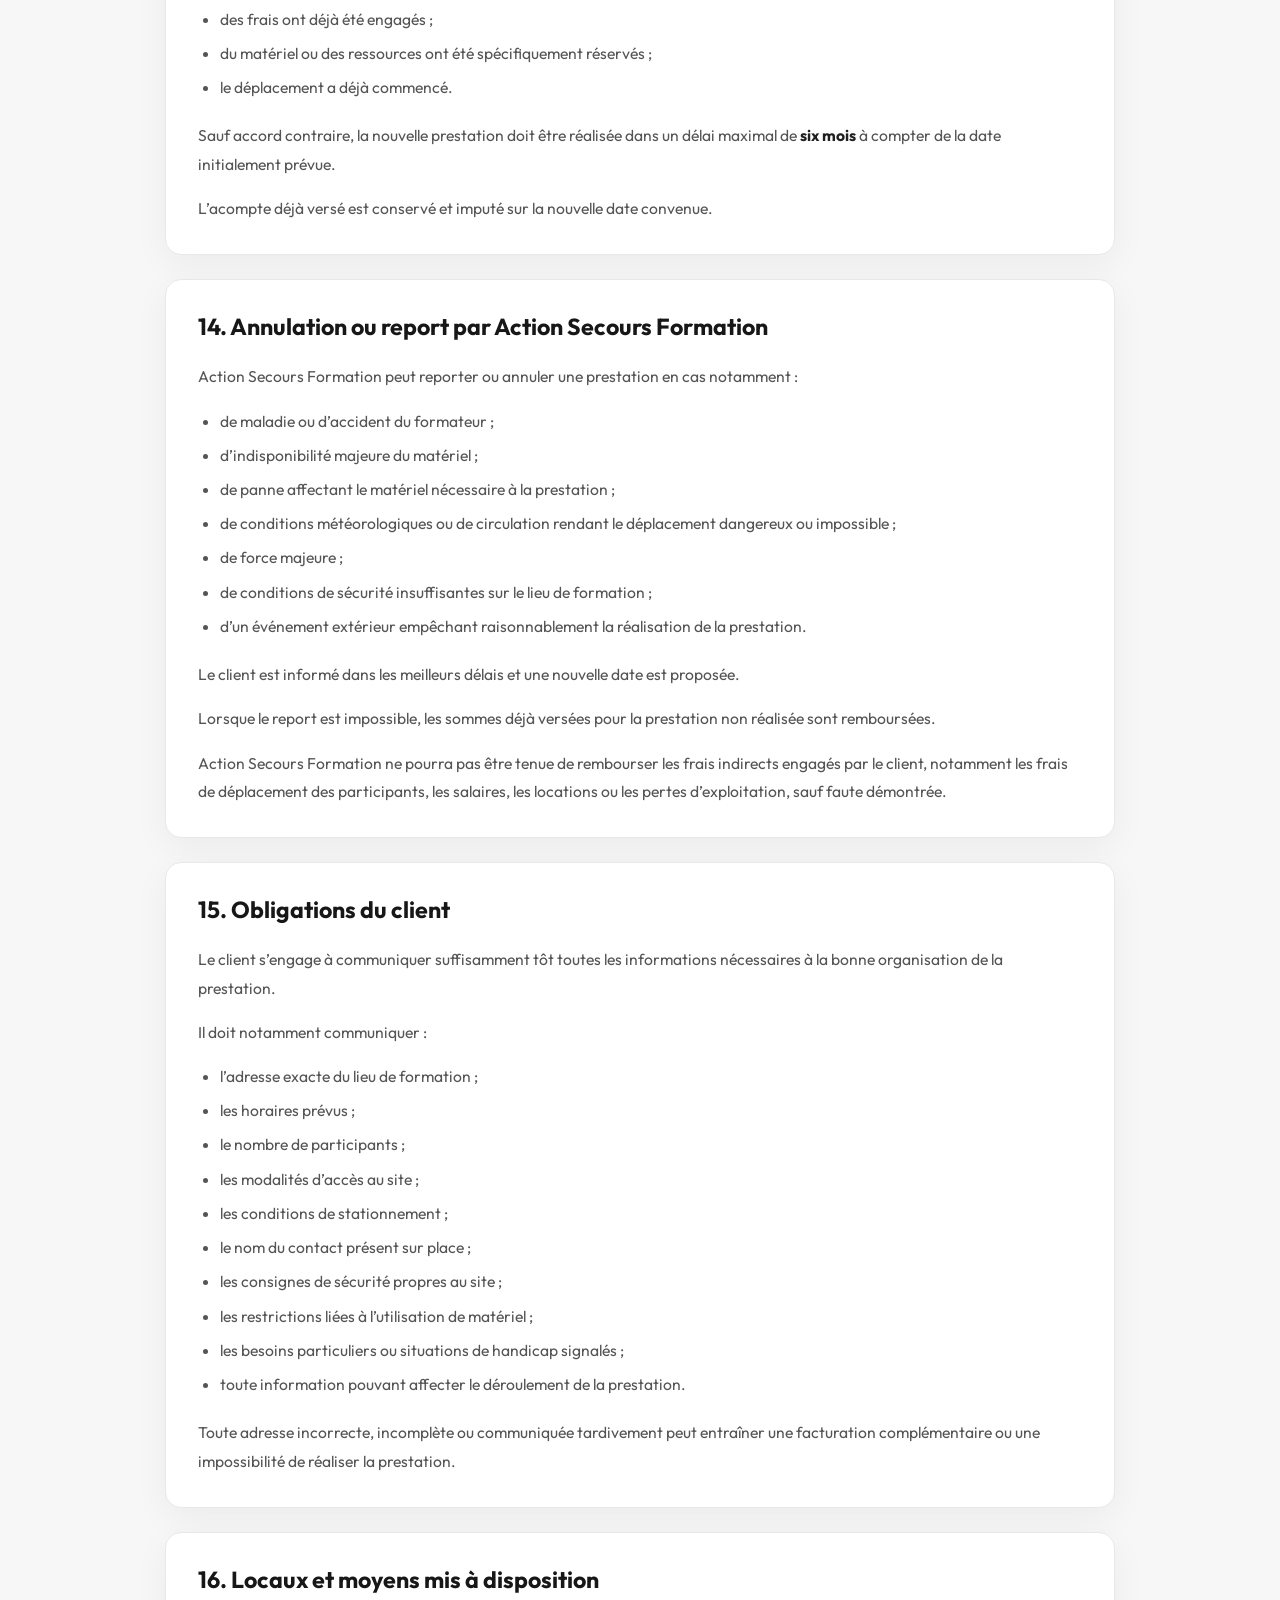
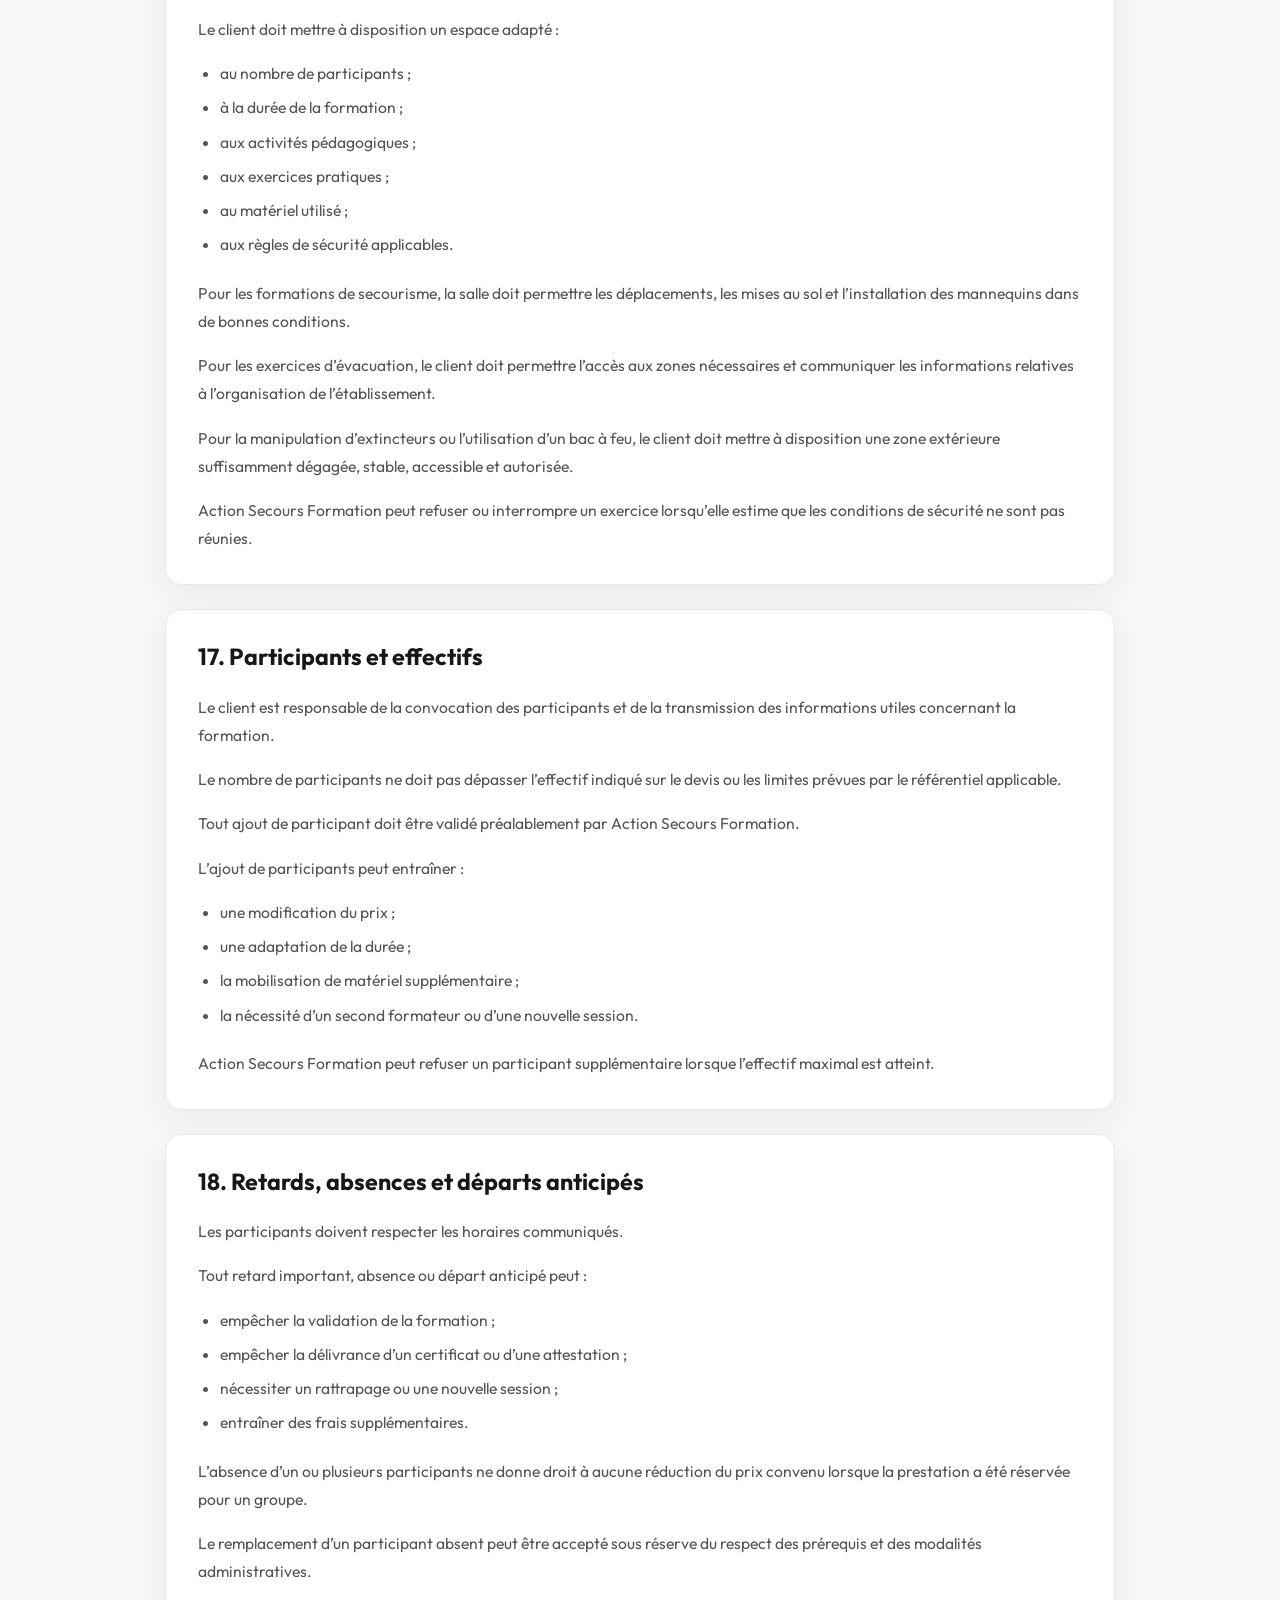
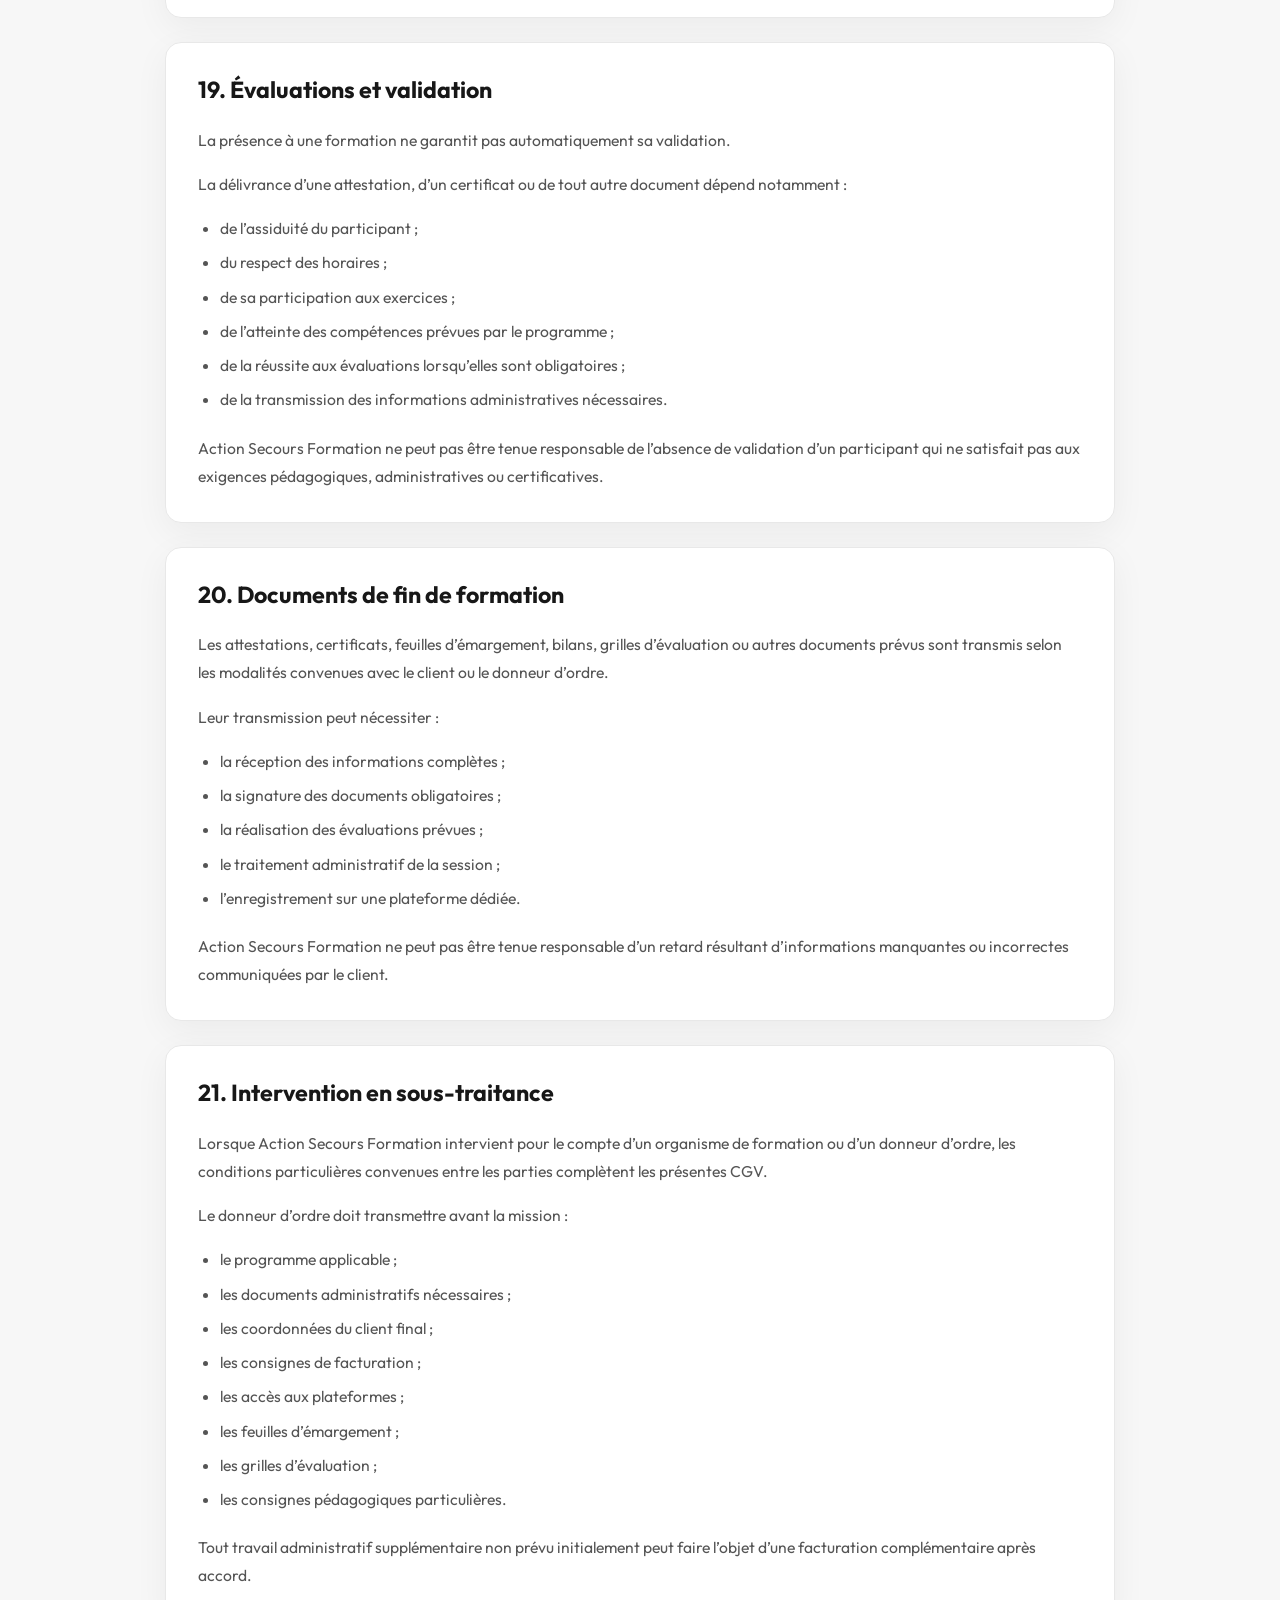
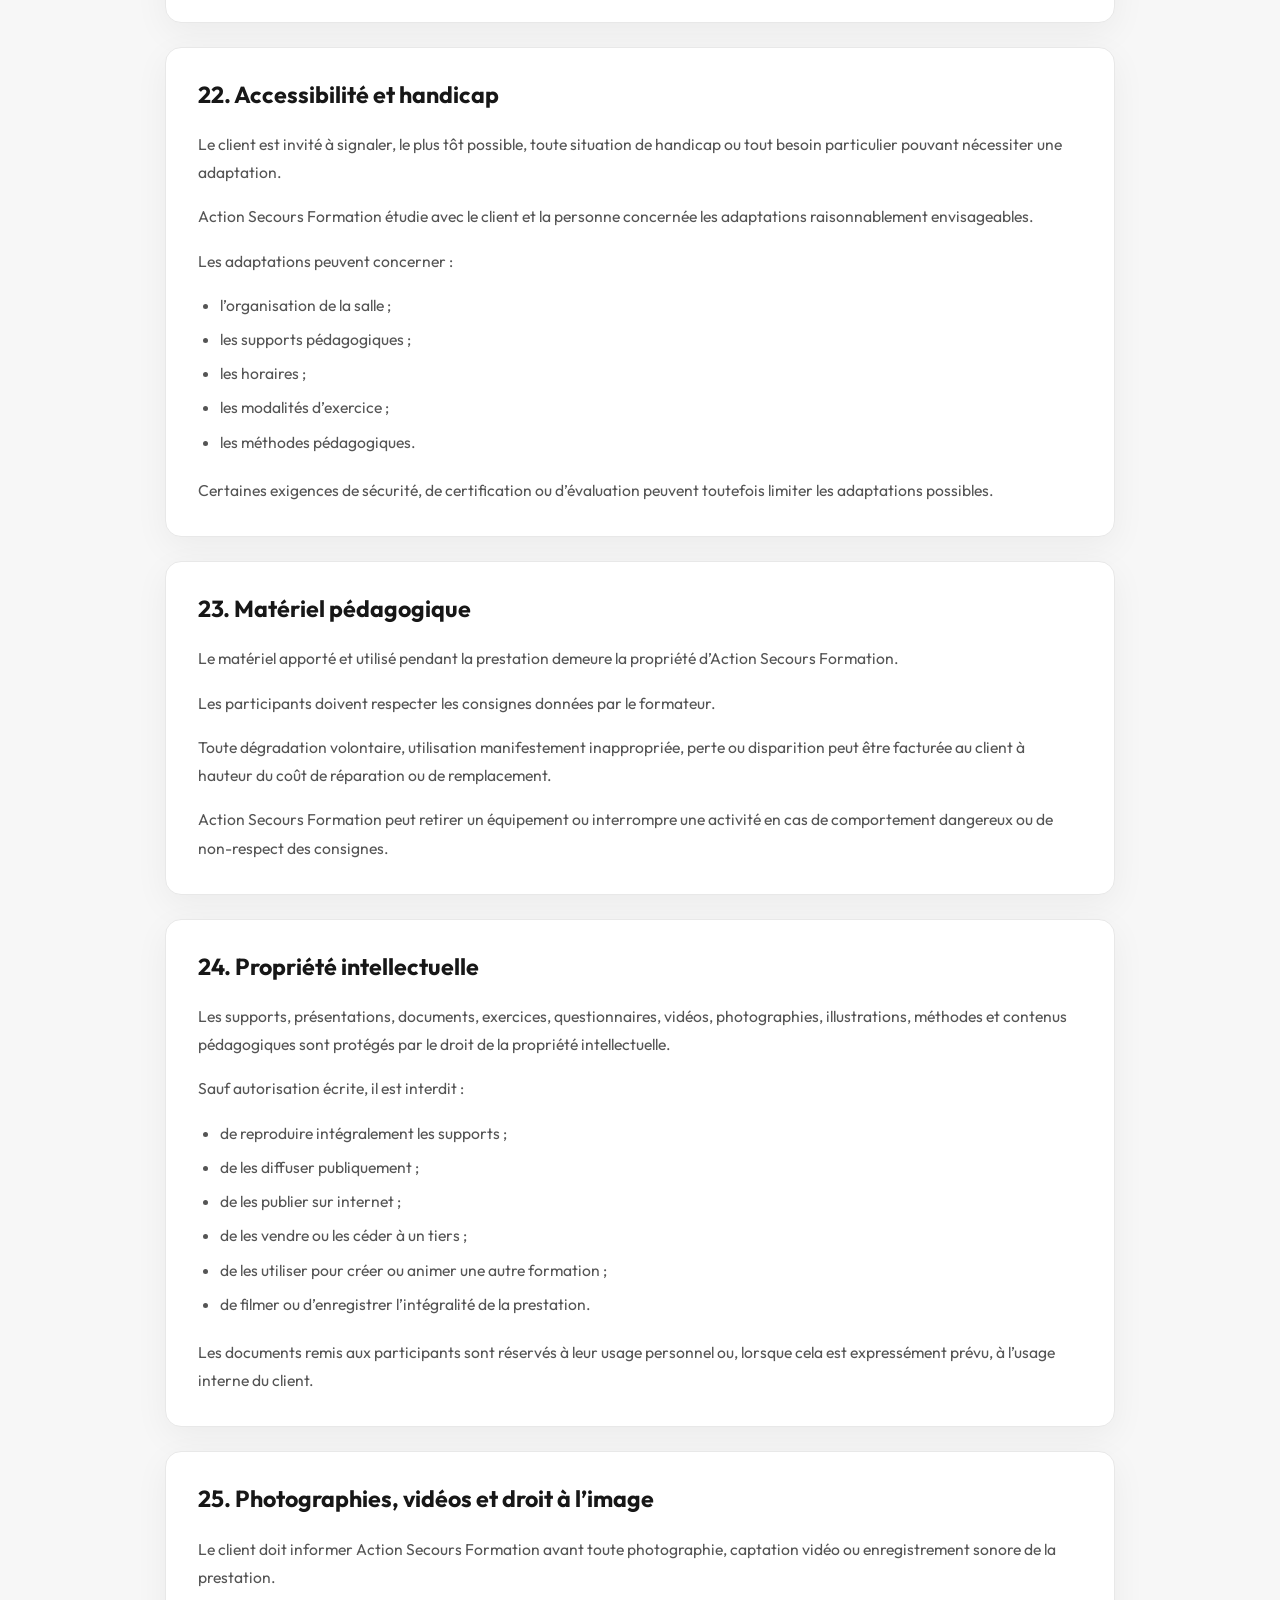
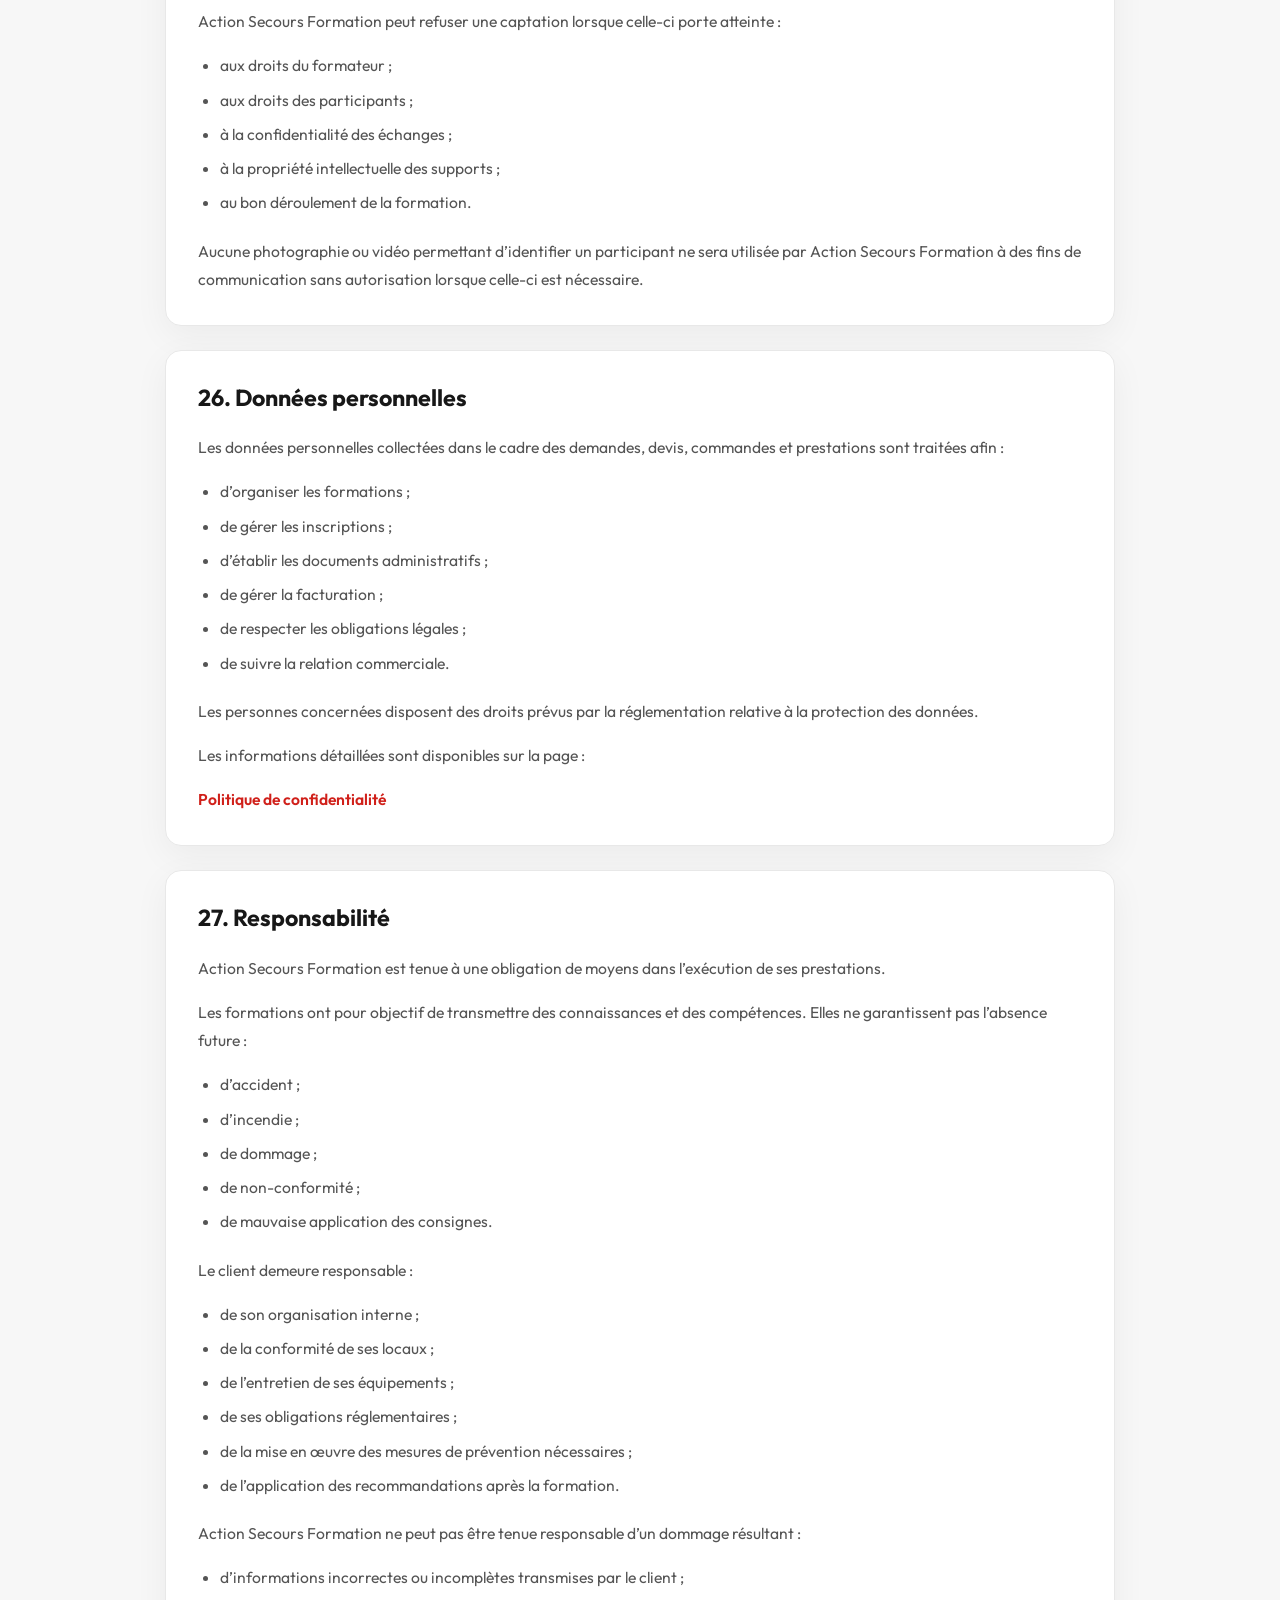
<file: conditions-generales-vente.html>
<!DOCTYPE html>
<html lang="fr">
<head>
  <meta charset="UTF-8">

  <meta
    name="viewport"
    content="width=device-width, initial-scale=1.0"
  >

  <title>
    Conditions générales de vente | Action Secours Formation
  </title>

  <meta
    name="description"
    content="Consultez les conditions générales de vente des prestations de formation proposées par Action Secours Formation à Paris et en Île-de-France."
  >

  <link
    rel="canonical"
    href="https://asf-formation.com/conditions-generales-vente.html"
  >

  <link rel="stylesheet" href="_shared.css">

  <style>
    .cgv-hero {
      padding: 145px 24px 65px;
      background:
        linear-gradient(
          135deg,
          rgba(173, 19, 25, 0.08),
          rgba(255, 255, 255, 0)
        );
      text-align: center;
    }

    .cgv-hero-inner {
      width: min(900px, 100%);
      margin: 0 auto;
    }

    .cgv-label {
      display: inline-block;
      margin-bottom: 14px;
      color: var(--rouge);
      font-size: 0.85rem;
      font-weight: 700;
      letter-spacing: 0.08em;
      text-transform: uppercase;
    }

    .cgv-hero h1 {
      margin: 0 0 18px;
      color: #171717;
      font-size: clamp(2.2rem, 5vw, 4rem);
      line-height: 1.1;
    }

    .cgv-hero p {
      max-width: 770px;
      margin: 0 auto;
      color: #606060;
      font-size: 1.05rem;
      line-height: 1.8;
    }

    .cgv-section {
      padding: 70px 24px 100px;
      background: #f7f7f7;
    }

    .cgv-container {
      width: min(950px, 100%);
      margin: 0 auto;
    }

    .cgv-card {
      margin-bottom: 24px;
      padding: 32px;
      background: #ffffff;
      border: 1px solid #e8e8e8;
      border-radius: 16px;
      box-shadow: 0 10px 35px rgba(0, 0, 0, 0.05);
    }

    .cgv-card h2 {
      margin: 0 0 20px;
      color: #171717;
      font-size: 1.45rem;
      line-height: 1.3;
    }

    .cgv-card h3 {
      margin: 26px 0 12px;
      color: #252525;
      font-size: 1.08rem;
    }

    .cgv-card p,
    .cgv-card li {
      color: #555555;
      font-size: 0.98rem;
      line-height: 1.8;
    }

    .cgv-card p {
      margin-top: 0;
      margin-bottom: 16px;
    }

    .cgv-card p:last-child {
      margin-bottom: 0;
    }

    .cgv-card ul {
      margin: 14px 0 20px;
      padding-left: 22px;
    }

    .cgv-card li + li {
      margin-top: 6px;
    }

    .cgv-card strong {
      color: #202020;
    }

    .cgv-card a {
      color: var(--rouge);
      font-weight: 600;
      text-decoration: none;
      overflow-wrap: anywhere;
    }

    .cgv-card a:hover {
      text-decoration: underline;
    }

    .cgv-contact {
      padding: 24px;
      background: #fafafa;
      border-left: 4px solid var(--rouge);
      border-radius: 8px;
    }

    .cgv-grid {
      display: grid;
      grid-template-columns: 210px 1fr;
      gap: 11px 20px;
      margin-top: 22px;
    }

    .cgv-grid span:nth-child(odd) {
      color: #222222;
      font-weight: 700;
    }

    .cgv-table-wrapper {
      width: 100%;
      margin-top: 22px;
      overflow-x: auto;
    }

    .cgv-table {
      width: 100%;
      min-width: 680px;
      border-collapse: collapse;
    }

    .cgv-table th,
    .cgv-table td {
      padding: 15px;
      border: 1px solid #e4e4e4;
      text-align: left;
      vertical-align: top;
      line-height: 1.6;
    }

    .cgv-table th {
      color: #202020;
      background: #f3f3f3;
      font-size: 0.92rem;
    }

    .cgv-table td {
      color: #555555;
      font-size: 0.92rem;
    }

    .cgv-note {
      margin-top: 22px;
      padding: 18px 20px;
      color: #555555;
      background: rgba(173, 19, 25, 0.05);
      border: 1px solid rgba(173, 19, 25, 0.14);
      border-radius: 10px;
      line-height: 1.7;
    }

    .cgv-highlight {
      margin-top: 22px;
      padding: 22px;
      background: #fff8e8;
      border: 1px solid #f0d898;
      border-radius: 10px;
    }

    .cgv-highlight p {
      color: #614900;
    }

    .cgv-highlight strong {
      color: #614900;
    }

    .cgv-back {
      display: flex;
      justify-content: center;
      gap: 14px;
      margin-top: 40px;
      flex-wrap: wrap;
    }

    .cgv-back a {
      display: inline-flex;
      align-items: center;
      justify-content: center;
      min-height: 48px;
      padding: 0 24px;
      border-radius: 9px;
      font-weight: 700;
      text-align: center;
      text-decoration: none;
      transition:
        transform 0.2s ease,
        box-shadow 0.2s ease;
    }

    .cgv-back .primary-link {
      color: #ffffff;
      background: var(--rouge);
    }

    .cgv-back .secondary-link {
      color: #222222;
      background: #ffffff;
      border: 1px solid #dddddd;
    }

    .cgv-back a:hover {
      transform: translateY(-2px);
      box-shadow: 0 10px 25px rgba(0, 0, 0, 0.1);
    }

    @media (max-width: 700px) {
      .cgv-hero {
        padding: 120px 20px 50px;
      }

      .cgv-section {
        padding: 45px 16px 70px;
      }

      .cgv-card {
        padding: 24px 20px;
        border-radius: 12px;
      }

      .cgv-grid {
        grid-template-columns: 1fr;
        gap: 4px;
      }

      .cgv-grid span:nth-child(even) {
        margin-bottom: 14px;
      }

      .cgv-back a {
        width: 100%;
      }
    }
  </style>
</head>

<body>

  <main>

    <section class="cgv-hero">

      <div class="cgv-hero-inner">

        <span class="cgv-label">
          Prestations de formation
        </span>

        <h1>Conditions générales de vente</h1>

        <p>
          Les présentes conditions encadrent les prestations de
          formation professionnelle, de sensibilisation et
          d’accompagnement proposées par Action Secours Formation
          à ses clients professionnels.
        </p>

      </div>

    </section>

    <section class="cgv-section">

      <div class="cgv-container">

        <article class="cgv-card">

          <h2>1. Identification du prestataire</h2>

          <p>
            Les prestations sont proposées par :
          </p>

          <div class="cgv-contact">

            <p>
              <strong>Action Secours Formation</strong><br>
              Entrepreneur individuel : Alexis GALLOIS<br>
              27 rue du Pot d’Étain<br>
              91100 Corbeil-Essonnes
            </p>

            <div class="cgv-grid">

              <span>SIRET</span>
              <span>992 850 677 00012</span>

              <span>NDA</span>
              <span>11911147691</span>

              <span>Téléphone</span>
              <span>
                <a href="tel:0659038504">
                  06 59 03 85 04
                </a>
              </span>

              <span>E-mail</span>
              <span>
                <a href="mailto:action.secours.formation@gmail.com">
                  action.secours.formation@gmail.com
                </a>
              </span>

              <span>Site internet</span>
              <span>
                <a href="https://asf-formation.com">
                  asf-formation.com
                </a>
              </span>

            </div>

          </div>

          <p class="cgv-note">
            La déclaration d’activité est enregistrée auprès de
            l’autorité administrative compétente. Cet enregistrement
            ne vaut pas agrément de l’État.
          </p>

        </article>

        <article class="cgv-card">

          <h2>2. Objet et champ d’application</h2>

          <p>
            Les présentes Conditions générales de vente, ci-après
            désignées « CGV », définissent les conditions dans
            lesquelles Action Secours Formation fournit ses
            prestations.
          </p>

          <p>
            Elles s’appliquent exclusivement aux commandes passées
            dans un cadre professionnel, notamment par :
          </p>

          <ul>
            <li>des entreprises ;</li>
            <li>des associations ;</li>
            <li>des collectivités territoriales ;</li>
            <li>des établissements publics ;</li>
            <li>des organismes de formation ;</li>
            <li>des établissements recevant du public ;</li>
            <li>des travailleurs indépendants ;</li>
            <li>tout autre client professionnel.</li>
          </ul>

          <p>
            Toute commande implique l’acceptation sans réserve des
            présentes CGV.
          </p>

          <p>
            Les éventuelles conditions particulières indiquées sur
            le devis, la convention, le contrat de formation ou le
            bon de commande prévalent sur les présentes CGV en cas
            de contradiction.
          </p>

        </article>

        <article class="cgv-card">

          <h2>3. Prestations proposées</h2>

          <p>
            Action Secours Formation propose notamment :
          </p>

          <ul>
            <li>
              la formation initiale Sauveteur Secouriste du Travail
              (SST) ;
            </li>

            <li>
              le Maintien et l’Actualisation des Compétences SST
              (MAC SST) ;
            </li>

            <li>
              les sensibilisations aux gestes qui sauvent ;
            </li>

            <li>
              les formations à la réanimation cardio-pulmonaire
              et à l’utilisation du défibrillateur ;
            </li>

            <li>
              les formations Équipier de Première Intervention ;
            </li>

            <li>
              les formations à la manipulation des extincteurs ;
            </li>

            <li>
              les formations Guide-file et Serre-file ;
            </li>

            <li>
              les exercices d’évacuation incendie ;
            </li>

            <li>
              les sensibilisations à la sécurité incendie ;
            </li>

            <li>
              les sensibilisations à la prévention des risques
              professionnels.
            </li>
          </ul>

          <p>
            Les objectifs, la durée, les prérequis, les modalités
            pédagogiques, les effectifs et les conditions de
            réalisation sont précisés dans le programme, le devis,
            la convention ou le contrat de formation.
          </p>

        </article>

        <article class="cgv-card">

          <h2>4. Devis et formation de la commande</h2>

          <p>
            Toute prestation fait en principe l’objet d’un devis,
            d’une convention de formation, d’un contrat, d’une
            proposition commerciale ou d’un bon de commande.
          </p>

          <p>
            Sauf indication contraire, le devis est valable pendant
            une durée de
            <strong>30 jours calendaires</strong>
            à compter de sa date d’émission.
          </p>

          <p>
            La commande devient ferme lorsque le client transmet
            au moins l’un des éléments suivants :
          </p>

          <ul>
            <li>
              le devis daté et signé avec la mention
              « Bon pour accord » ;
            </li>

            <li>
              la convention ou le contrat de formation signé ;
            </li>

            <li>un bon de commande officiel ;</li>

            <li>
              une confirmation écrite et non équivoque envoyée
              par courrier électronique ;
            </li>

            <li>
              le règlement de l’acompte de 50 % demandé.
            </li>
          </ul>

          <p>
            Une date placée en option ne constitue pas une réservation
            définitive.
          </p>

          <p>
            La réservation devient définitive après validation écrite
            de la commande et encaissement de l’acompte lorsqu’il est
            exigé.
          </p>

          <p>
            Action Secours Formation peut libérer une date placée en
            option lorsqu’un autre client souhaite la réserver
            fermement, après avoir invité le premier client à confirmer
            rapidement sa commande.
          </p>

        </article>

        <article class="cgv-card">

          <h2>5. Prix</h2>

          <p>
            Les prix applicables sont ceux figurant sur le devis,
            la convention, le contrat, la proposition commerciale
            ou le bon de commande accepté par le client.
          </p>

          <p>
            Les prix sont exprimés en euros. Le régime de TVA
            applicable est indiqué sur le devis et sur la facture.
          </p>

          <p>
            Sauf mention contraire, le prix comprend :
          </p>

          <ul>
            <li>la préparation de la prestation ;</li>
            <li>l’animation de la formation ;</li>
            <li>
              l’utilisation du matériel pédagogique prévu dans
              l’offre ;
            </li>
            <li>
              la remise des documents prévus dans la proposition ;
            </li>
            <li>
              le suivi administratif directement lié à la prestation.
            </li>
          </ul>

          <p>
            Les frais de déplacement, de stationnement, de péage,
            de transport, d’hébergement, de restauration, de location
            de salle ou les achats spécifiques peuvent être facturés
            en supplément lorsqu’ils ne sont pas expressément inclus
            dans le prix.
          </p>

        </article>

        <article class="cgv-card">

          <h2>6. Frais de déplacement</h2>

          <p>
            Les frais de déplacement sont calculés depuis le lieu de
            départ habituel d’Action Secours Formation ou selon les
            modalités précisées sur le devis.
          </p>

          <p>
            Ils peuvent notamment comprendre :
          </p>

          <ul>
            <li>un forfait de déplacement ;</li>
            <li>une indemnité kilométrique ;</li>
            <li>les péages ;</li>
            <li>les frais de stationnement ;</li>
            <li>les transports en commun ;</li>
            <li>les frais d’hébergement ;</li>
            <li>les frais de repas nécessaires au déplacement.</li>
          </ul>

          <p>
            Lorsque l’adresse définitive de la prestation diffère de
            celle communiquée lors de l’établissement du devis, les
            frais peuvent être ajustés.
          </p>

          <p>
            Toute dépense exceptionnelle rendue nécessaire par les
            contraintes du site peut également être facturée après
            information du client.
          </p>

        </article>

        <article class="cgv-card">

          <h2>7. Acompte obligatoire</h2>

          <div class="cgv-highlight">

            <p>
              La confirmation définitive de la commande et la
              réservation ferme de la date sont subordonnées au
              versement d’un acompte correspondant à
              <strong>
                50 % du montant total de la prestation
              </strong>.
            </p>

          </div>

          <p>
            Le montant de l’acompte et sa date d’échéance sont
            précisés sur le devis, la convention, le contrat de
            formation ou la facture d’acompte.
          </p>

          <p>
            L’acompte doit être réglé avant le début de la formation
            et, sauf indication contraire, dès la confirmation de la
            commande.
          </p>

          <p>
            Tant que l’acompte n’a pas été encaissé, Action Secours
            Formation peut considérer que la réservation n’est pas
            définitivement confirmée.
          </p>

          <p>
            En l’absence de paiement dans le délai prévu, Action
            Secours Formation peut :
          </p>

          <ul>
            <li>ne pas maintenir la réservation de la date ;</li>
            <li>attribuer la date à un autre client ;</li>
            <li>reporter la prestation ;</li>
            <li>suspendre la préparation de la formation.</li>
          </ul>

          <p>
            Le solde restant, correspondant à
            <strong>50 % du montant total de la prestation</strong>,
            est facturé selon les conditions précisées sur le devis,
            la convention, le contrat ou la facture.
          </p>

          <p>
            Les sommes versées sont expressément qualifiées
            d’acompte et non d’arrhes.
          </p>

        </article>

        <article class="cgv-card">

          <h2>8. Facturation et conditions de règlement</h2>

          <p>
            Sauf condition particulière indiquée sur le devis, la
            convention, le contrat, le bon de commande ou la facture :
          </p>

          <ul>
            <li>
              un acompte de 50 % est exigé avant le début de la
              prestation ;
            </li>

            <li>
              le solde est payable dans un délai maximal de
              <strong>30 jours à compter de la date de facture</strong>.
            </li>
          </ul>

          <p>
            Le règlement est effectué par virement bancaire sur le
            compte indiqué sur la facture, ou par tout autre moyen
            expressément accepté par Action Secours Formation.
          </p>

          <p>
            Aucun escompte n’est accordé en cas de paiement anticipé,
            sauf accord écrit contraire.
          </p>

          <p>
            Toute contestation relative à une facture doit être
            formulée par écrit dans les
            <strong>10 jours calendaires</strong>
            suivant sa réception.
          </p>

        </article>

        <article class="cgv-card">

          <h2>9. Prise en charge par un organisme financeur</h2>

          <p>
            Lorsqu’une prestation doit être prise en charge par un
            organisme financeur, un OPCO, un donneur d’ordre ou un
            autre tiers, il appartient au client d’effectuer les
            démarches nécessaires avant le début de la formation.
          </p>

          <p>
            Le client doit transmettre à Action Secours Formation
            l’accord de prise en charge ainsi que les consignes de
            facturation avant la prestation.
          </p>

          <p>
            En cas :
          </p>

          <ul>
            <li>de refus de prise en charge ;</li>
            <li>de prise en charge partielle ;</li>
            <li>de dossier incomplet ;</li>
            <li>de défaut de paiement par le financeur ;</li>
            <li>
              de paiement conditionné à des documents non fournis
              par le client ;
            </li>
          </ul>

          <p>
            le client reste redevable de l’intégralité des sommes
            dues à Action Secours Formation.
          </p>

        </article>

        <article class="cgv-card">

          <h2>10. Retard de paiement</h2>

          <p>
            Toute somme non réglée à sa date d’échéance entraîne,
            de plein droit et sans mise en demeure préalable,
            l’application de pénalités de retard.
          </p>

          <p>
            Le taux des pénalités de retard est égal au taux d’intérêt
            appliqué par la Banque centrale européenne à son opération
            de refinancement la plus récente, majoré de
            <strong>10 points de pourcentage</strong>,
            sans pouvoir être inférieur au minimum légal.
          </p>

          <p>
            Les pénalités sont calculées sur le montant restant dû,
            à compter du lendemain de la date d’échéance jusqu’au
            paiement intégral.
          </p>

          <p>
            Une indemnité forfaitaire de
            <strong>40 € pour frais de recouvrement</strong>
            est également due de plein droit pour chaque facture
            payée après son échéance.
          </p>

          <p>
            Lorsque les frais de recouvrement réellement engagés sont
            supérieurs à 40 €, Action Secours Formation peut demander
            une indemnisation complémentaire sur présentation de
            justificatifs.
          </p>

          <p>
            Action Secours Formation peut suspendre les prestations
            à venir jusqu’au règlement complet des sommes échues.
          </p>

        </article>

        <article class="cgv-card">

          <h2>11. Annulation par le client</h2>

          <p>
            Toute annulation doit être communiquée par écrit à
            Action Secours Formation.
          </p>

          <p>
            La date prise en compte est la date de réception de
            l’annulation par courrier électronique.
          </p>

          <p>
            Sauf conditions particulières prévues au devis, les
            indemnités suivantes sont applicables :
          </p>

          <div class="cgv-table-wrapper">

            <table class="cgv-table">

              <thead>
                <tr>
                  <th>
                    Date de réception de l’annulation
                  </th>

                  <th>
                    Indemnité due
                  </th>
                </tr>
              </thead>

              <tbody>

                <tr>
                  <td>
                    Plus de 10 jours ouvrés avant la prestation
                  </td>

                  <td>
                    Aucun frais d’annulation, hors dépenses déjà
                    engagées et non remboursables
                  </td>
                </tr>

                <tr>
                  <td>
                    Entre 6 et 10 jours ouvrés avant la prestation
                  </td>

                  <td>
                    30 % du montant total de la prestation
                  </td>
                </tr>

                <tr>
                  <td>
                    Entre 2 et 5 jours ouvrés avant la prestation
                  </td>

                  <td>
                    50 % du montant total de la prestation
                  </td>
                </tr>

                <tr>
                  <td>
                    Moins de 2 jours ouvrés avant la prestation
                  </td>

                  <td>
                    100 % du montant total de la prestation
                  </td>
                </tr>

                <tr>
                  <td>
                    Annulation le jour même, absence du groupe ou
                    impossibilité de réaliser la prestation imputable
                    au client
                  </td>

                  <td>
                    100 % du montant total de la prestation ainsi que
                    les frais engagés
                  </td>
                </tr>

              </tbody>

            </table>

          </div>

          <p>
            Les frais déjà engagés et non remboursables restent dus,
            notamment :
          </p>

          <ul>
            <li>les billets de transport ;</li>
            <li>les réservations d’hébergement ;</li>
            <li>les locations de matériel ou de salle ;</li>
            <li>les achats spécifiques ;</li>
            <li>les péages et frais de stationnement ;</li>
            <li>les déplacements déjà effectués.</li>
          </ul>

          <p>
            Les sommes dues au titre d’une annulation ne correspondent
            pas à une prestation de formation réalisée et ne peuvent
            pas être imputées comme dépenses de formation
            professionnelle.
          </p>

        </article>

        <article class="cgv-card">

          <h2>12. Conséquences de l’annulation sur l’acompte</h2>

          <p>
            En cas d’annulation par le client, l’acompte de 50 %
            déjà versé est imputé sur les indemnités d’annulation
            dues.
          </p>

          <p>
            Lorsque le montant de l’indemnité est inférieur au montant
            de l’acompte versé, la différence est remboursée au client,
            déduction faite des dépenses déjà engagées et non
            remboursables.
          </p>

          <p>
            Lorsque le montant de l’indemnité est supérieur au montant
            de l’acompte, le client doit régler le complément restant.
          </p>

          <p>
            En cas d’annulation moins de deux jours ouvrés avant la
            prestation, le montant total de la prestation reste dû.
          </p>

        </article>

        <article class="cgv-card">

          <h2>13. Report demandé par le client</h2>

          <p>
            Toute demande de report doit être adressée par écrit et
            reste soumise aux disponibilités d’Action Secours
            Formation.
          </p>

          <p>
            Lorsque la demande est formulée plus de 10 jours ouvrés
            avant la prestation, Action Secours Formation peut proposer
            une nouvelle date sans frais d’annulation, hors dépenses
            déjà engagées.
          </p>

          <p>
            Une demande de report formulée tardivement peut être
            considérée comme une annulation lorsque :
          </p>

          <ul>
            <li>
              la date initialement réservée ne peut plus être
              réattribuée ;
            </li>

            <li>
              des frais ont déjà été engagés ;
            </li>

            <li>
              du matériel ou des ressources ont été spécifiquement
              réservés ;
            </li>

            <li>
              le déplacement a déjà commencé.
            </li>
          </ul>

          <p>
            Sauf accord contraire, la nouvelle prestation doit être
            réalisée dans un délai maximal de
            <strong>six mois</strong>
            à compter de la date initialement prévue.
          </p>

          <p>
            L’acompte déjà versé est conservé et imputé sur la nouvelle
            date convenue.
          </p>

        </article>

        <article class="cgv-card">

          <h2>14. Annulation ou report par Action Secours Formation</h2>

          <p>
            Action Secours Formation peut reporter ou annuler une
            prestation en cas notamment :
          </p>

          <ul>
            <li>de maladie ou d’accident du formateur ;</li>
            <li>d’indisponibilité majeure du matériel ;</li>
            <li>
              de panne affectant le matériel nécessaire à la
              prestation ;
            </li>
            <li>
              de conditions météorologiques ou de circulation rendant
              le déplacement dangereux ou impossible ;
            </li>
            <li>de force majeure ;</li>
            <li>
              de conditions de sécurité insuffisantes sur le lieu de
              formation ;
            </li>
            <li>
              d’un événement extérieur empêchant raisonnablement la
              réalisation de la prestation.
            </li>
          </ul>

          <p>
            Le client est informé dans les meilleurs délais et une
            nouvelle date est proposée.
          </p>

          <p>
            Lorsque le report est impossible, les sommes déjà versées
            pour la prestation non réalisée sont remboursées.
          </p>

          <p>
            Action Secours Formation ne pourra pas être tenue de
            rembourser les frais indirects engagés par le client,
            notamment les frais de déplacement des participants,
            les salaires, les locations ou les pertes d’exploitation,
            sauf faute démontrée.
          </p>

        </article>

        <article class="cgv-card">

          <h2>15. Obligations du client</h2>

          <p>
            Le client s’engage à communiquer suffisamment tôt toutes
            les informations nécessaires à la bonne organisation
            de la prestation.
          </p>

          <p>
            Il doit notamment communiquer :
          </p>

          <ul>
            <li>l’adresse exacte du lieu de formation ;</li>
            <li>les horaires prévus ;</li>
            <li>le nombre de participants ;</li>
            <li>les modalités d’accès au site ;</li>
            <li>les conditions de stationnement ;</li>
            <li>le nom du contact présent sur place ;</li>
            <li>les consignes de sécurité propres au site ;</li>
            <li>
              les restrictions liées à l’utilisation de matériel ;
            </li>
            <li>
              les besoins particuliers ou situations de handicap
              signalés ;
            </li>
            <li>
              toute information pouvant affecter le déroulement de
              la prestation.
            </li>
          </ul>

          <p>
            Toute adresse incorrecte, incomplète ou communiquée
            tardivement peut entraîner une facturation complémentaire
            ou une impossibilité de réaliser la prestation.
          </p>

        </article>

        <article class="cgv-card">

          <h2>16. Locaux et moyens mis à disposition</h2>

          <p>
            Le client doit mettre à disposition un espace adapté :
          </p>

          <ul>
            <li>au nombre de participants ;</li>
            <li>à la durée de la formation ;</li>
            <li>aux activités pédagogiques ;</li>
            <li>aux exercices pratiques ;</li>
            <li>au matériel utilisé ;</li>
            <li>aux règles de sécurité applicables.</li>
          </ul>

          <p>
            Pour les formations de secourisme, la salle doit permettre
            les déplacements, les mises au sol et l’installation des
            mannequins dans de bonnes conditions.
          </p>

          <p>
            Pour les exercices d’évacuation, le client doit permettre
            l’accès aux zones nécessaires et communiquer les
            informations relatives à l’organisation de l’établissement.
          </p>

          <p>
            Pour la manipulation d’extincteurs ou l’utilisation d’un
            bac à feu, le client doit mettre à disposition une zone
            extérieure suffisamment dégagée, stable, accessible et
            autorisée.
          </p>

          <p>
            Action Secours Formation peut refuser ou interrompre un
            exercice lorsqu’elle estime que les conditions de sécurité
            ne sont pas réunies.
          </p>

        </article>

        <article class="cgv-card">

          <h2>17. Participants et effectifs</h2>

          <p>
            Le client est responsable de la convocation des
            participants et de la transmission des informations
            utiles concernant la formation.
          </p>

          <p>
            Le nombre de participants ne doit pas dépasser l’effectif
            indiqué sur le devis ou les limites prévues par le
            référentiel applicable.
          </p>

          <p>
            Tout ajout de participant doit être validé préalablement
            par Action Secours Formation.
          </p>

          <p>
            L’ajout de participants peut entraîner :
          </p>

          <ul>
            <li>une modification du prix ;</li>
            <li>une adaptation de la durée ;</li>
            <li>la mobilisation de matériel supplémentaire ;</li>
            <li>
              la nécessité d’un second formateur ou d’une nouvelle
              session.
            </li>
          </ul>

          <p>
            Action Secours Formation peut refuser un participant
            supplémentaire lorsque l’effectif maximal est atteint.
          </p>

        </article>

        <article class="cgv-card">

          <h2>18. Retards, absences et départs anticipés</h2>

          <p>
            Les participants doivent respecter les horaires communiqués.
          </p>

          <p>
            Tout retard important, absence ou départ anticipé peut :
          </p>

          <ul>
            <li>empêcher la validation de la formation ;</li>
            <li>
              empêcher la délivrance d’un certificat ou d’une
              attestation ;
            </li>
            <li>
              nécessiter un rattrapage ou une nouvelle session ;
            </li>
            <li>
              entraîner des frais supplémentaires.
            </li>
          </ul>

          <p>
            L’absence d’un ou plusieurs participants ne donne droit
            à aucune réduction du prix convenu lorsque la prestation
            a été réservée pour un groupe.
          </p>

          <p>
            Le remplacement d’un participant absent peut être accepté
            sous réserve du respect des prérequis et des modalités
            administratives.
          </p>

        </article>

        <article class="cgv-card">

          <h2>19. Évaluations et validation</h2>

          <p>
            La présence à une formation ne garantit pas
            automatiquement sa validation.
          </p>

          <p>
            La délivrance d’une attestation, d’un certificat ou de
            tout autre document dépend notamment :
          </p>

          <ul>
            <li>de l’assiduité du participant ;</li>
            <li>du respect des horaires ;</li>
            <li>de sa participation aux exercices ;</li>
            <li>
              de l’atteinte des compétences prévues par le programme ;
            </li>
            <li>
              de la réussite aux évaluations lorsqu’elles sont
              obligatoires ;
            </li>
            <li>
              de la transmission des informations administratives
              nécessaires.
            </li>
          </ul>

          <p>
            Action Secours Formation ne peut pas être tenue
            responsable de l’absence de validation d’un participant
            qui ne satisfait pas aux exigences pédagogiques,
            administratives ou certificatives.
          </p>

        </article>

        <article class="cgv-card">

          <h2>20. Documents de fin de formation</h2>

          <p>
            Les attestations, certificats, feuilles d’émargement,
            bilans, grilles d’évaluation ou autres documents prévus
            sont transmis selon les modalités convenues avec le client
            ou le donneur d’ordre.
          </p>

          <p>
            Leur transmission peut nécessiter :
          </p>

          <ul>
            <li>la réception des informations complètes ;</li>
            <li>la signature des documents obligatoires ;</li>
            <li>la réalisation des évaluations prévues ;</li>
            <li>
              le traitement administratif de la session ;
            </li>
            <li>
              l’enregistrement sur une plateforme dédiée.
            </li>
          </ul>

          <p>
            Action Secours Formation ne peut pas être tenue responsable
            d’un retard résultant d’informations manquantes ou
            incorrectes communiquées par le client.
          </p>

        </article>

        <article class="cgv-card">

          <h2>21. Intervention en sous-traitance</h2>

          <p>
            Lorsque Action Secours Formation intervient pour le compte
            d’un organisme de formation ou d’un donneur d’ordre, les
            conditions particulières convenues entre les parties
            complètent les présentes CGV.
          </p>

          <p>
            Le donneur d’ordre doit transmettre avant la mission :
          </p>

          <ul>
            <li>le programme applicable ;</li>
            <li>les documents administratifs nécessaires ;</li>
            <li>les coordonnées du client final ;</li>
            <li>les consignes de facturation ;</li>
            <li>les accès aux plateformes ;</li>
            <li>les feuilles d’émargement ;</li>
            <li>les grilles d’évaluation ;</li>
            <li>les consignes pédagogiques particulières.</li>
          </ul>

          <p>
            Tout travail administratif supplémentaire non prévu
            initialement peut faire l’objet d’une facturation
            complémentaire après accord.
          </p>

        </article>

        <article class="cgv-card">

          <h2>22. Accessibilité et handicap</h2>

          <p>
            Le client est invité à signaler, le plus tôt possible,
            toute situation de handicap ou tout besoin particulier
            pouvant nécessiter une adaptation.
          </p>

          <p>
            Action Secours Formation étudie avec le client et la
            personne concernée les adaptations raisonnablement
            envisageables.
          </p>

          <p>
            Les adaptations peuvent concerner :
          </p>

          <ul>
            <li>l’organisation de la salle ;</li>
            <li>les supports pédagogiques ;</li>
            <li>les horaires ;</li>
            <li>les modalités d’exercice ;</li>
            <li>les méthodes pédagogiques.</li>
          </ul>

          <p>
            Certaines exigences de sécurité, de certification ou
            d’évaluation peuvent toutefois limiter les adaptations
            possibles.
          </p>

        </article>

        <article class="cgv-card">

          <h2>23. Matériel pédagogique</h2>

          <p>
            Le matériel apporté et utilisé pendant la prestation
            demeure la propriété d’Action Secours Formation.
          </p>

          <p>
            Les participants doivent respecter les consignes données
            par le formateur.
          </p>

          <p>
            Toute dégradation volontaire, utilisation manifestement
            inappropriée, perte ou disparition peut être facturée au
            client à hauteur du coût de réparation ou de remplacement.
          </p>

          <p>
            Action Secours Formation peut retirer un équipement ou
            interrompre une activité en cas de comportement dangereux
            ou de non-respect des consignes.
          </p>

        </article>

        <article class="cgv-card">

          <h2>24. Propriété intellectuelle</h2>

          <p>
            Les supports, présentations, documents, exercices,
            questionnaires, vidéos, photographies, illustrations,
            méthodes et contenus pédagogiques sont protégés par le
            droit de la propriété intellectuelle.
          </p>

          <p>
            Sauf autorisation écrite, il est interdit :
          </p>

          <ul>
            <li>de reproduire intégralement les supports ;</li>
            <li>de les diffuser publiquement ;</li>
            <li>de les publier sur internet ;</li>
            <li>de les vendre ou les céder à un tiers ;</li>
            <li>
              de les utiliser pour créer ou animer une autre formation ;
            </li>
            <li>
              de filmer ou d’enregistrer l’intégralité de la prestation.
            </li>
          </ul>

          <p>
            Les documents remis aux participants sont réservés à leur
            usage personnel ou, lorsque cela est expressément prévu,
            à l’usage interne du client.
          </p>

        </article>

        <article class="cgv-card">

          <h2>25. Photographies, vidéos et droit à l’image</h2>

          <p>
            Le client doit informer Action Secours Formation avant
            toute photographie, captation vidéo ou enregistrement
            sonore de la prestation.
          </p>

          <p>
            Action Secours Formation peut refuser une captation lorsque
            celle-ci porte atteinte :
          </p>

          <ul>
            <li>aux droits du formateur ;</li>
            <li>aux droits des participants ;</li>
            <li>à la confidentialité des échanges ;</li>
            <li>à la propriété intellectuelle des supports ;</li>
            <li>au bon déroulement de la formation.</li>
          </ul>

          <p>
            Aucune photographie ou vidéo permettant d’identifier un
            participant ne sera utilisée par Action Secours Formation
            à des fins de communication sans autorisation lorsque
            celle-ci est nécessaire.
          </p>

        </article>

        <article class="cgv-card">

          <h2>26. Données personnelles</h2>

          <p>
            Les données personnelles collectées dans le cadre des
            demandes, devis, commandes et prestations sont traitées
            afin :
          </p>

          <ul>
            <li>d’organiser les formations ;</li>
            <li>de gérer les inscriptions ;</li>
            <li>d’établir les documents administratifs ;</li>
            <li>de gérer la facturation ;</li>
            <li>de respecter les obligations légales ;</li>
            <li>de suivre la relation commerciale.</li>
          </ul>

          <p>
            Les personnes concernées disposent des droits prévus par
            la réglementation relative à la protection des données.
          </p>

          <p>
            Les informations détaillées sont disponibles sur la page :
          </p>

          <p>
            <a href="politique-confidentialite.html">
              Politique de confidentialité
            </a>
          </p>

        </article>

        <article class="cgv-card">

          <h2>27. Responsabilité</h2>

          <p>
            Action Secours Formation est tenue à une obligation de
            moyens dans l’exécution de ses prestations.
          </p>

          <p>
            Les formations ont pour objectif de transmettre des
            connaissances et des compétences. Elles ne garantissent
            pas l’absence future :
          </p>

          <ul>
            <li>d’accident ;</li>
            <li>d’incendie ;</li>
            <li>de dommage ;</li>
            <li>de non-conformité ;</li>
            <li>de mauvaise application des consignes.</li>
          </ul>

          <p>
            Le client demeure responsable :
          </p>

          <ul>
            <li>de son organisation interne ;</li>
            <li>de la conformité de ses locaux ;</li>
            <li>de l’entretien de ses équipements ;</li>
            <li>de ses obligations réglementaires ;</li>
            <li>
              de la mise en œuvre des mesures de prévention nécessaires ;
            </li>
            <li>
              de l’application des recommandations après la formation.
            </li>
          </ul>

          <p>
            Action Secours Formation ne peut pas être tenue responsable
            d’un dommage résultant :
          </p>

          <ul>
            <li>
              d’informations incorrectes ou incomplètes transmises par
              le client ;
            </li>
            <li>du non-respect des consignes ;</li>
            <li>d’une utilisation inappropriée du matériel ;</li>
            <li>
              d’une application erronée des connaissances enseignées ;
            </li>
            <li>
              d’une situation échappant raisonnablement à son contrôle.
            </li>
          </ul>

        </article>

        <article class="cgv-card">

          <h2>28. Assurance</h2>

          <p>
            Action Secours Formation déclare être titulaire d’une
            assurance responsabilité civile professionnelle adaptée
            à son activité.
          </p>

          <p>
            Le client doit disposer des assurances nécessaires à son
            activité, à ses locaux, à ses salariés, à ses équipements
            et à l’accueil des participants.
          </p>

        </article>

        <article class="cgv-card">

          <h2>29. Force majeure</h2>

          <p>
            Aucune partie ne pourra être tenue responsable d’un retard
            ou d’une inexécution résultant d’un événement de force
            majeure au sens du droit français.
          </p>

          <p>
            Peuvent notamment être concernés, selon les circonstances :
          </p>

          <ul>
            <li>les catastrophes naturelles ;</li>
            <li>les incendies et inondations ;</li>
            <li>les épidémies ;</li>
            <li>les décisions administratives ;</li>
            <li>les mouvements sociaux majeurs ;</li>
            <li>
              les interruptions importantes des transports ou réseaux ;
            </li>
            <li>les accidents ou maladies soudaines ;</li>
            <li>
              tout événement extérieur, imprévisible et irrésistible
              empêchant la prestation.
            </li>
          </ul>

          <p>
            Les parties recherchent en priorité une solution de report.
          </p>

        </article>

        <article class="cgv-card">

          <h2>30. Réclamations</h2>

          <p>
            Toute réclamation relative à une prestation doit être
            adressée par écrit dans les meilleurs délais à :
          </p>

          <div class="cgv-contact">

            <p>
              <strong>Action Secours Formation</strong><br>
              27 rue du Pot d’Étain<br>
              91100 Corbeil-Essonnes
            </p>

            <p>
              E-mail :
              <a href="mailto:action.secours.formation@gmail.com">
                action.secours.formation@gmail.com
              </a>
            </p>

          </div>

          <p>
            La réclamation doit préciser :
          </p>

          <ul>
            <li>l’identité du client ;</li>
            <li>la prestation concernée ;</li>
            <li>la date de réalisation ;</li>
            <li>les motifs détaillés de la réclamation ;</li>
            <li>les éventuels justificatifs utiles.</li>
          </ul>

          <p>
            Action Secours Formation examine la demande et apporte
            une réponse dans un délai raisonnable.
          </p>

        </article>

        <article class="cgv-card">

          <h2>31. Résolution amiable des différends</h2>

          <p>
            En cas de différend, les parties s’engagent à rechercher
            une solution amiable avant toute action judiciaire.
          </p>

          <p>
            Le client est invité à transmettre une réclamation écrite
            et suffisamment détaillée afin de permettre l’examen de
            la situation.
          </p>

          <p>
            Les parties peuvent, d’un commun accord, recourir à une
            médiation ou à tout autre mode amiable de règlement.
          </p>

        </article>

        <article class="cgv-card">

          <h2>32. Droit applicable et juridiction compétente</h2>

          <p>
            Les présentes CGV et les prestations auxquelles elles
            s’appliquent sont soumises au droit français.
          </p>

          <p>
            À défaut de résolution amiable, le litige relève des
            juridictions compétentes conformément aux règles de
            procédure applicables.
          </p>

          <p>
            Lorsque la loi le permet et que les deux parties ont la
            qualité de commerçant, compétence expresse est attribuée
            au tribunal compétent du ressort du siège d’Action Secours
            Formation, y compris en cas de pluralité de défendeurs
            ou d’appel en garantie.
          </p>

        </article>

        <article class="cgv-card">

          <h2>33. Nullité partielle</h2>

          <p>
            Si une clause des présentes CGV est déclarée nulle,
            illégale ou inapplicable, les autres clauses demeurent
            pleinement applicables.
          </p>

          <p>
            Les parties s’efforcent alors de remplacer la clause
            concernée par une stipulation valable ayant un effet
            économique et juridique aussi proche que possible.
          </p>

        </article>

        <article class="cgv-card">

          <h2>34. Modification des CGV</h2>

          <p>
            Action Secours Formation peut modifier les présentes CGV
            afin de tenir compte d’une évolution légale, réglementaire,
            commerciale, tarifaire ou organisationnelle.
          </p>

          <p>
            Les CGV applicables à une commande sont celles acceptées
            par le client au moment de la confirmation de cette
            commande.
          </p>

          <p>
            <strong>Dernière mise à jour :</strong>
            21 juillet 2026.
          </p>

        </article>

        <div class="cgv-back">

          <a
            class="secondary-link"
            href="mentions-legales.html"
          >
            Mentions légales
          </a>

          <a
            class="secondary-link"
            href="politique-confidentialite.html"
          >
            Politique de confidentialité
          </a>

          <a
            class="primary-link"
            href="index.html"
          >
            ← Retour à l’accueil
          </a>

        </div>

      </div>

    </section>

  </main>

  <script src="_shared.js"></script>

</body>
</html>
</file>
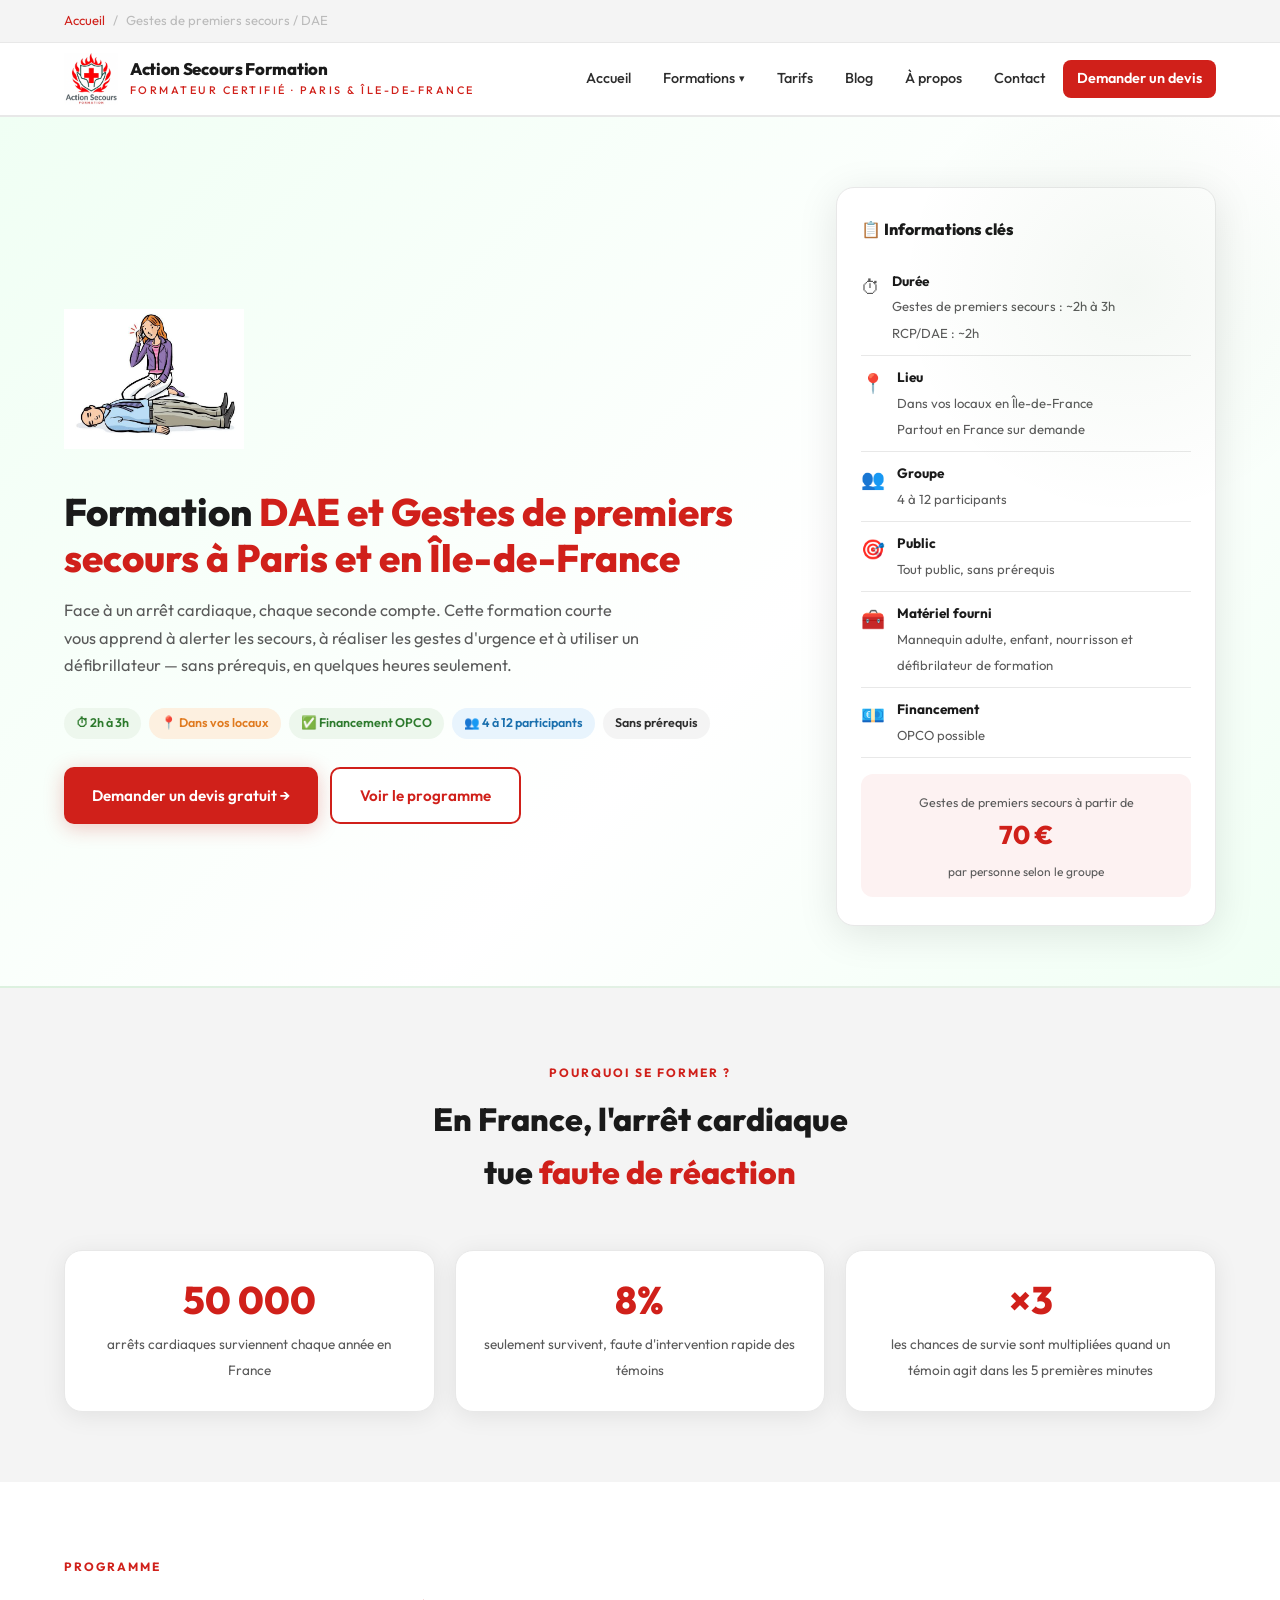
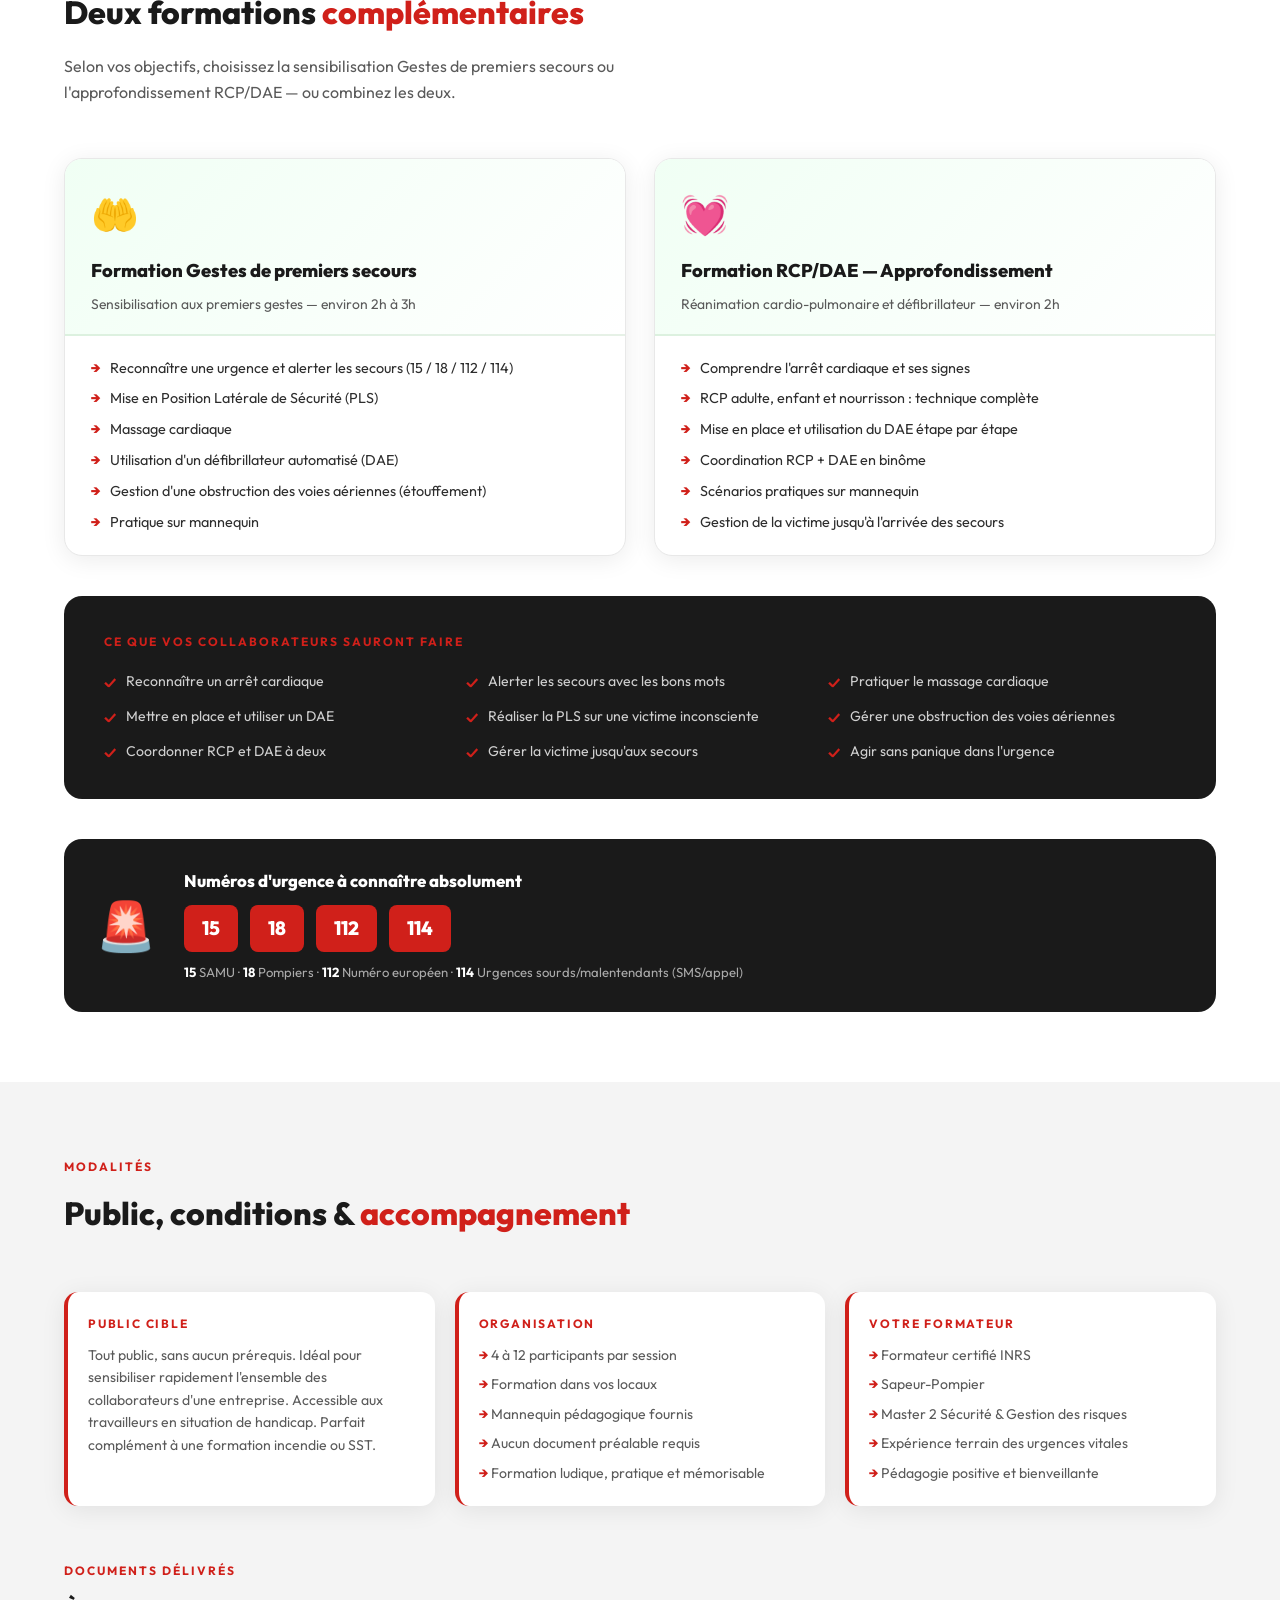
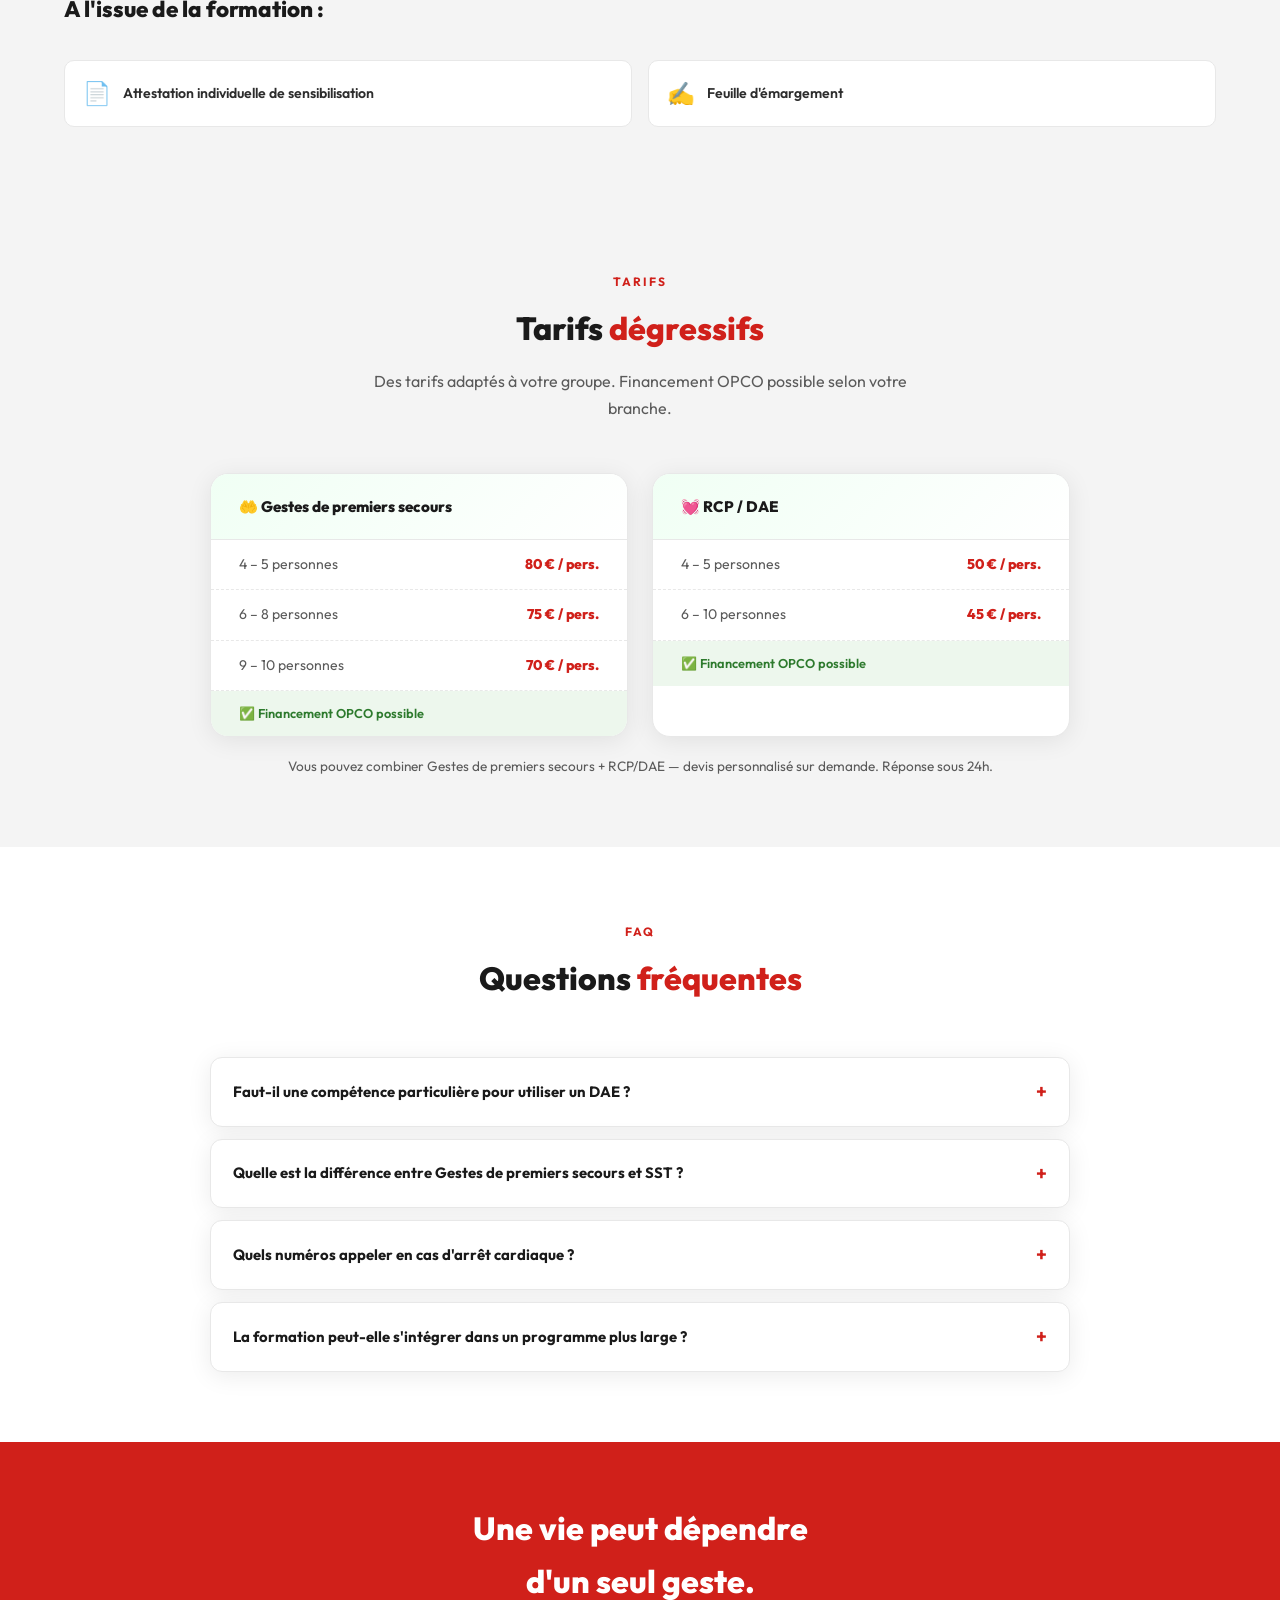
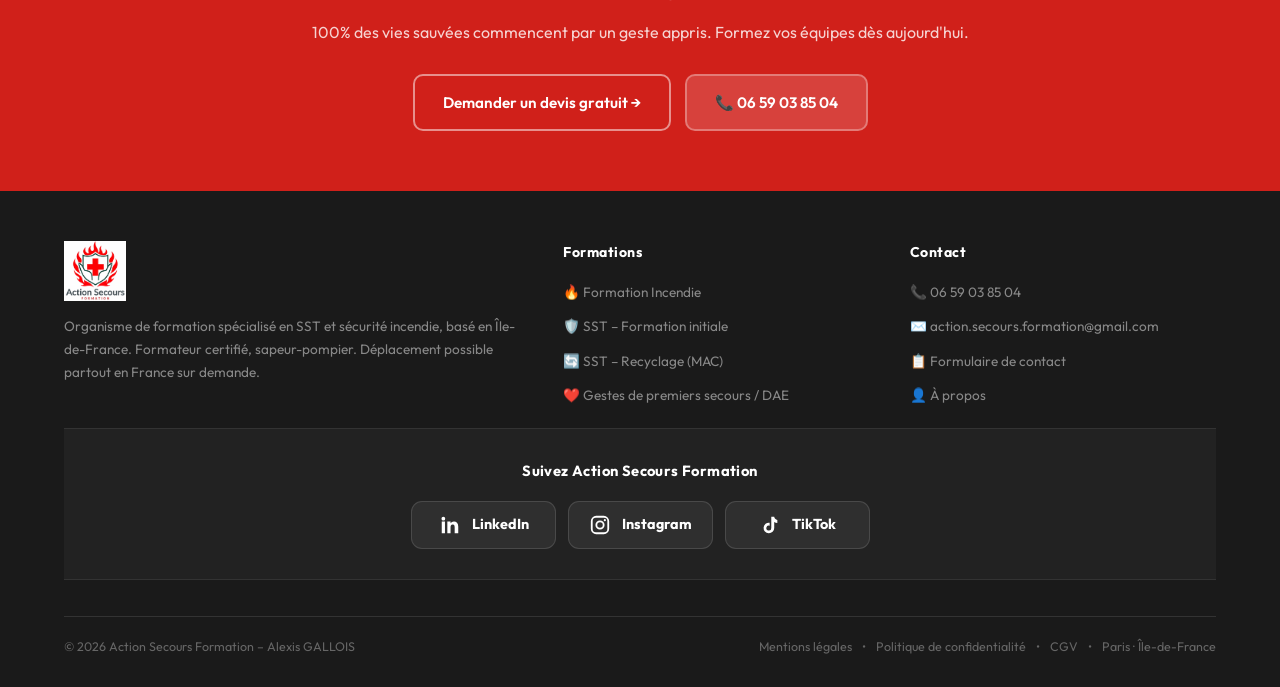
<file: formation-dae.html>
<!DOCTYPE html>
<html lang="fr">
<head>
  <meta charset="UTF-8" />
  <meta name="viewport" content="width=device-width, initial-scale=1.0" />
<title>Formation DAE et Gestes de premiers secours à Paris et en Île-de-France | Action Secours Formation</title>
<meta name="description" content="Formation DAE, massage cardiaque et Gestes de premiers secours à Paris et en Île-de-France. Formation pratique directement dans vos locaux.">
<meta name="keywords" content="formation Gestes de premiers secours Île-de-France, formation DAE entreprise, formation RCP Paris, défibrillateur entreprise, formation arrêt cardiaque, premiers secours Essonne"/>
  <meta name="robots" content="index, follow"/>
  <link rel="canonical" href="https://asf-formation.com/formation-dae.html">
  <link rel="icon" type="image/png" href="logo.png">
  <link rel="stylesheet" href="_shared.css">
  <style>
    .page-hero {
      background: linear-gradient(135deg, #f0fff4 0%, #fff 60%, #f0fff4 100%);
      padding: 70px 5% 60px; position: relative; overflow: hidden;
      border-bottom: 2px solid rgba(45,122,45,0.1);
    }
    .page-hero::before {
      content: ''; position: absolute; top: -80px; right: -100px;
      width: 500px; height: 500px;
      background: radial-gradient(circle, rgba(45,122,45,0.05) 0%, transparent 65%);
      pointer-events: none;
    }
    .page-hero-inner { max-width: 1200px; margin: 0 auto; display: grid; grid-template-columns: 1fr 380px; gap: 60px; align-items: center; }
    .page-hero-emoji { font-size: 4rem; display: block; margin-bottom: 16px; }
    .page-hero-logo {
  width: 180px;
  height: 180px;
  object-fit: contain;
  display: block;
  margin-bottom: 20px;
  border-radius: 18px;
}
    .page-hero h1 { font-size: clamp(1.9rem, 3vw, 2.8rem); font-weight: 800; color: var(--noir); margin-bottom: 16px; line-height: 1.2; }
    .page-hero h1 em { font-style: normal; color: var(--rouge); }
    .page-hero-desc { font-size: 1.02rem; color: var(--gris); margin-bottom: 28px; max-width: 580px; line-height: 1.7; }
    .page-hero-tags { display: flex; flex-wrap: wrap; gap: 8px; margin-bottom: 28px; }
    .hero-cta-group { display: flex; gap: 12px; flex-wrap: wrap; }
    .info-card { background: var(--blanc); border-radius: 18px; padding: 28px 24px; box-shadow: 0 8px 40px rgba(0,0,0,0.1); border: 1.5px solid var(--border); }
    .info-card h3 { font-size: 1rem; font-weight: 800; color: var(--noir); margin-bottom: 18px; }
    .info-row { display: flex; align-items: flex-start; gap: 12px; padding: 10px 0; border-bottom: 1px solid var(--border); }
    .info-row:last-child { border-bottom: none; }
    .info-row .info-icon { font-size: 1.2rem; flex-shrink: 0; margin-top: 2px; }
    .info-row strong { display: block; font-size: 0.85rem; font-weight: 700; color: var(--noir); }
    .info-row span { font-size: 0.82rem; color: var(--gris); }
    .info-price { background: var(--rouge-light); border-radius: 12px; padding: 14px 16px; margin-top: 16px; text-align: center; }
    .info-price .price-from { font-size: 0.78rem; color: var(--gris); }
    .info-price .price-val { font-size: 1.6rem; font-weight: 800; color: var(--rouge); display: block; }
    .info-price .price-note { font-size: 0.75rem; color: var(--gris); }

    section.content-section { padding: 70px 5%; }
    section.content-section.bg-grey { background: var(--gris-clair); }
    .content-inner { max-width: 1200px; margin: 0 auto; }

    /* Timeline du déroulement */
    .timeline { display: flex; flex-direction: column; gap: 0; margin-top: 40px; position: relative; }
    .timeline::before {
      content: ''; position: absolute; left: 28px; top: 28px; bottom: 28px; width: 2px;
      background: linear-gradient(to bottom, var(--rouge), rgba(208,32,26,0.1));
    }
    .timeline-item { display: flex; gap: 24px; align-items: flex-start; padding: 0 0 28px 0; position: relative; }
    .timeline-dot {
      width: 56px; height: 56px; border-radius: 50%; background: var(--rouge);
      display: flex; align-items: center; justify-content: center; font-size: 1.4rem;
      flex-shrink: 0; box-shadow: 0 4px 16px rgba(208,32,26,0.25); z-index: 1;
    }
    .timeline-content { background: var(--blanc); border-radius: 14px; padding: 20px 22px; border: 1.5px solid var(--border); box-shadow: var(--shadow); flex: 1; }
    .timeline-content h4 { font-size: 1rem; font-weight: 800; color: var(--noir); margin-bottom: 6px; }
    .timeline-content p { font-size: 0.88rem; color: var(--gris); line-height: 1.55; }
    .timeline-duration { font-size: 0.75rem; font-weight: 700; color: var(--rouge); text-transform: uppercase; letter-spacing: 1px; margin-bottom: 8px; }

    /* Deux modules */
    .modules-grid { display: grid; grid-template-columns: 1fr 1fr; gap: 28px; margin-top: 40px; }
    .module-card { background: var(--blanc); border-radius: 18px; overflow: hidden; border: 1.5px solid var(--border); box-shadow: var(--shadow); }
    .module-header { padding: 24px 26px 18px; }
    .module-header.dae { background: linear-gradient(135deg, #f0fff4, #fff); border-bottom: 2px solid rgba(45,122,45,0.1); }
    .module-emoji { font-size: 2.4rem; display: block; margin-bottom: 10px; }
    .module-header h3 { font-size: 1.15rem; font-weight: 800; color: var(--noir); margin-bottom: 6px; }
    .module-header p { font-size: 0.87rem; color: var(--gris); }
    .module-body { padding: 22px 26px; }
    .program-list { list-style: none; display: flex; flex-direction: column; gap: 10px; }
    .program-list li { display: flex; align-items: flex-start; gap: 10px; font-size: 0.9rem; color: var(--gris-fonce); line-height: 1.45; }
    .program-list li::before { content: "→"; color: var(--rouge); font-weight: 800; flex-shrink: 0; }

    .competences-bloc { background: var(--noir); color: var(--blanc); border-radius: 18px; padding: 36px 40px; margin-top: 40px; }
    .competences-bloc h3 { font-size: 0.75rem; font-weight: 700; letter-spacing: 2px; text-transform: uppercase; color: var(--rouge); margin-bottom: 20px; }
    .comp-grid { display: grid; grid-template-columns: 1fr 1fr 1fr; gap: 14px; }
    .comp-item { display: flex; align-items: flex-start; gap: 10px; font-size: 0.88rem; color: #d0d0d0; line-height: 1.4; }
    .comp-item::before { content: "✓"; color: var(--rouge); font-weight: 800; font-size: 0.9rem; flex-shrink: 0; margin-top: 1px; }

    /* Chiffres choc */
    .chiffres-grid { display: grid; grid-template-columns: repeat(3, 1fr); gap: 20px; margin-top: 40px; }
    .chiffre-card { background: var(--blanc); border-radius: 18px; padding: 28px 24px; border: 1.5px solid var(--border); box-shadow: var(--shadow); text-align: center; }
    .chiffre-val { font-size: 2.4rem; font-weight: 800; color: var(--rouge); display: block; line-height: 1.1; margin-bottom: 8px; }
    .chiffre-label { font-size: 0.85rem; color: var(--gris); line-height: 1.5; }

    .conditions-grid { display: grid; grid-template-columns: repeat(3, 1fr); gap: 20px; margin-top: 40px; }
    .condition-bloc { background: var(--blanc); border-radius: 14px; padding: 22px 20px; border-left: 4px solid var(--rouge); box-shadow: var(--shadow); }
    .condition-bloc h4 { font-size: 0.75rem; font-weight: 700; letter-spacing: 1.8px; text-transform: uppercase; color: var(--rouge); margin-bottom: 10px; }
    .condition-bloc p, .condition-bloc ul { font-size: 0.88rem; color: var(--gris); line-height: 1.6; }
    .condition-bloc ul { list-style: none; display: flex; flex-direction: column; gap: 7px; }
    .condition-bloc ul li::before { content: "→ "; color: var(--rouge); font-weight: 700; }

    .tarifs-page { padding: 70px 5%; background: var(--gris-clair); }
    .tarifs-page-inner { max-width: 860px; margin: 0 auto; }
    .tarifs-side-grid { display: grid; grid-template-columns: 1fr 1fr; gap: 24px; }
    .tarif-table { background: var(--blanc); border-radius: 18px; overflow: hidden; border: 1.5px solid var(--border); box-shadow: var(--shadow); }
    .tarif-table-head { padding: 20px 28px; border-bottom: 1px solid var(--border); }
    .tarif-table-head.dae { background: linear-gradient(135deg, #f0fff4, #fff); }
    .tarif-table-head h3 { font-size: 0.95rem; font-weight: 800; color: var(--noir); }
    .tarif-table-row { display: flex; justify-content: space-between; align-items: center; padding: 13px 28px; border-bottom: 1px dashed var(--border); font-size: 0.88rem; }
    .tarif-table-row:last-child { border-bottom: none; }
    .tarif-table-row .nb { color: var(--gris); }
    .tarif-table-row .prix { font-weight: 800; color: var(--rouge); }
    .tarif-note { padding: 12px 28px; background: #edf7ed; font-size: 0.8rem; color: var(--vert); font-weight: 600; display: flex; gap: 8px; align-items: center; }

    .docs-grid { display: grid; grid-template-columns: 1fr 1fr; gap: 16px; margin-top: 32px; }
    .doc-item { display: flex; align-items: center; gap: 12px; background: var(--blanc); border-radius: 10px; padding: 14px 18px; border: 1.5px solid var(--border); font-size: 0.88rem; font-weight: 600; color: var(--gris-fonce); }
    .doc-icon { font-size: 1.4rem; flex-shrink: 0; }

    /* Urgence block */
    .urgence-bloc {
      background: var(--noir); border-radius: 18px; padding: 28px 32px; margin-top: 40px;
      display: flex; align-items: center; gap: 28px;
    }
    .urgence-emoji { font-size: 3rem; flex-shrink: 0; }
    .urgence-content h3 { font-size: 1.05rem; font-weight: 800; color: var(--blanc); margin-bottom: 10px; }
    .urgence-numbers { display: flex; gap: 12px; flex-wrap: wrap; }
    .urgence-num {
      background: var(--rouge); color: var(--blanc);
      font-size: 1.2rem; font-weight: 800;
      padding: 8px 18px; border-radius: 8px;
    }
    .urgence-sub { font-size: 0.82rem; color: #aaa; margin-top: 10px; }
    .urgence-sub strong { color: var(--blanc); }

    .cta-banner { background: var(--rouge); padding: 60px 5%; text-align: center; }
    .cta-banner h2 { font-size: clamp(1.6rem, 2.5vw, 2.2rem); font-weight: 800; color: var(--blanc); margin-bottom: 12px; }
    .cta-banner p { color: rgba(255,255,255,0.8); font-size: 1rem; margin-bottom: 28px; }
    .cta-banner-btns { display: flex; gap: 14px; justify-content: center; flex-wrap: wrap; }

    .faq-inline { max-width: 860px; margin: 40px auto 0; display: flex; flex-direction: column; gap: 12px; }
    .faq-item { background: var(--blanc); border-radius: 12px; border: 1.5px solid var(--border); box-shadow: var(--shadow); overflow: hidden; }
    .faq-item summary { padding: 18px 22px; font-weight: 700; font-size: 0.93rem; cursor: pointer; list-style: none; display: flex; justify-content: space-between; align-items: center; color: var(--noir); }
    .faq-item summary::-webkit-details-marker { display: none; }
    .faq-item summary .faq-icon { color: var(--rouge); font-size: 1.2rem; flex-shrink: 0; margin-left: 12px; transition: transform 0.3s; }
    .faq-item[open] summary .faq-icon { transform: rotate(45deg); }
    .faq-item summary:hover { background: var(--rouge-light); }
    .faq-answer { padding: 0 22px 18px; color: var(--gris); font-size: 0.9rem; line-height: 1.65; }

    @media (max-width: 900px) {
      .page-hero-inner { grid-template-columns: 1fr; }
      .modules-grid { grid-template-columns: 1fr; }
      .comp-grid { grid-template-columns: 1fr 1fr; }
      .conditions-grid { grid-template-columns: 1fr; }
      .chiffres-grid { grid-template-columns: 1fr; }
      .docs-grid { grid-template-columns: 1fr; }
      .tarifs-side-grid { grid-template-columns: 1fr; }
      .urgence-bloc { flex-direction: column; }
    }
    @media (max-width: 600px) { .comp-grid { grid-template-columns: 1fr; } }
  </style>
</head>
<body>

<div class="breadcrumb-bar">
  <div class="breadcrumb-inner">
    <a href="index.html">Accueil</a>
    <span>/</span>
    <span>Gestes de premiers secours / DAE</span>
  </div>
</div>

<main>

<!-- ── PAGE HERO ── -->
<section class="page-hero">
  <div class="page-hero-inner">
    <div>
<img
  src="logo-gqs-dae.png"
  alt="Formation Gestes de premiers secours et DAE"
  class="page-hero-logo"
><h1>Formation <em>DAE et Gestes de premiers secours à Paris et en Île-de-France</em></h1>
      <p class="page-hero-desc">Face à un arrêt cardiaque, chaque seconde compte. Cette formation courte vous apprend à alerter les secours, à réaliser les gestes d'urgence et à utiliser un défibrillateur — sans prérequis, en quelques heures seulement.</p>
      <div class="page-hero-tags">
        <span class="tag vert">⏱ 2h à 3h</span>
        <span class="tag orange">📍 Dans vos locaux</span>
        <span class="tag vert">✅ Financement OPCO</span>
        <span class="tag bleu">👥 4 à 12 participants</span>
        <span class="tag gris">Sans prérequis</span>
      </div>
      <div class="hero-cta-group">
        <a href="index.html#contact" class="btn btn-primary">Demander un devis gratuit →</a>
        <a href="#programme" class="btn btn-secondary">Voir le programme</a>
      </div>
    </div>
    <div class="info-card">
      <h3>📋 Informations clés</h3>
      <div class="info-row">
        <span class="info-icon">⏱</span>
        <div><strong>Durée</strong><span>Gestes de premiers secours : ~2h à 3h<br>RCP/DAE : ~2h</span></div>
      </div>
      <div class="info-row">
        <span class="info-icon">📍</span>
        <div><strong>Lieu</strong><span>Dans vos locaux en Île-de-France<br>Partout en France sur demande</span></div>
      </div>
      <div class="info-row">
        <span class="info-icon">👥</span>
        <div><strong>Groupe</strong><span>4 à 12 participants</span></div>
      </div>
      <div class="info-row">
        <span class="info-icon">🎯</span>
        <div><strong>Public</strong><span>Tout public, sans prérequis</span></div>
      </div>
      <div class="info-row">
        <span class="info-icon">🧰</span>
        <div><strong>Matériel fourni</strong><span>Mannequin adulte, enfant, nourrisson et défibrilateur de formation</span></div>
      </div>
      <div class="info-row">
        <span class="info-icon">💶</span>
        <div><strong>Financement</strong><span>OPCO possible</span></div>
      </div>
      <div class="info-price">
        <span class="price-from">Gestes de premiers secours à partir de</span>
        <span class="price-val">70 €</span>
        <span class="price-note">par personne selon le groupe</span>
      </div>
    </div>
  </div>
</section>

<!-- ── POURQUOI C'EST URGENT ── -->
<section class="content-section bg-grey">
  <div class="content-inner">
    <div class="section-header center reveal">
      <div class="section-label">Pourquoi se former ?</div>
      <h2 class="section-title">En France, l'arrêt cardiaque<br>tue <em>faute de réaction</em></h2>
    </div>
    <div class="chiffres-grid">
      <div class="chiffre-card reveal reveal-delay-1">
        <span class="chiffre-val">50 000</span>
        <span class="chiffre-label">arrêts cardiaques surviennent chaque année en France</span>
      </div>
      <div class="chiffre-card reveal reveal-delay-2">
        <span class="chiffre-val">8%</span>
        <span class="chiffre-label">seulement survivent, faute d'intervention rapide des témoins</span>
      </div>
      <div class="chiffre-card reveal reveal-delay-3">
        <span class="chiffre-val">×3</span>
        <span class="chiffre-label">les chances de survie sont multipliées quand un témoin agit dans les 5 premières minutes</span>
      </div>
    </div>
  </div>
</section>

<!-- ── PROGRAMME ── -->
<section class="content-section" id="programme">
  <div class="content-inner">
    <div class="section-header reveal">
      <div class="section-label">Programme</div>
      <h2 class="section-title">Deux formations <em>complémentaires</em></h2>
      <p class="section-sub">Selon vos objectifs, choisissez la sensibilisation Gestes de premiers secours ou l'approfondissement RCP/DAE — ou combinez les deux.</p>
    </div>

    <div class="modules-grid reveal">
      <div class="module-card">
        <div class="module-header dae">
          <span class="module-emoji">🤲</span>
          <h3>Formation Gestes de premiers secours</h3>
          <p>Sensibilisation aux premiers gestes — environ 2h à 3h</p>
        </div>
        <div class="module-body">
          <ul class="program-list">
            <li>Reconnaître une urgence et alerter les secours (15 / 18 / 112 / 114)</li>
            <li>Mise en Position Latérale de Sécurité (PLS)</li>
            <li>Massage cardiaque</li>
            <li>Utilisation d'un défibrillateur automatisé (DAE)</li>
            <li>Gestion d'une obstruction des voies aériennes (étouffement)</li>
            <li>Pratique sur mannequin</li>
          </ul>
        </div>
      </div>
      <div class="module-card">
        <div class="module-header dae">
          <span class="module-emoji">💓</span>
          <h3>Formation RCP/DAE — Approfondissement</h3>
          <p>Réanimation cardio-pulmonaire et défibrillateur — environ 2h</p>
        </div>
        <div class="module-body">
          <ul class="program-list">
            <li>Comprendre l'arrêt cardiaque et ses signes</li>
            <li>RCP adulte, enfant et nourrisson : technique complète</li>
            <li>Mise en place et utilisation du DAE étape par étape</li>
            <li>Coordination RCP + DAE en binôme</li>
            <li>Scénarios pratiques sur mannequin</li>
            <li>Gestion de la victime jusqu'à l'arrivée des secours</li>
          </ul>
        </div>
      </div>
    </div>

    <div class="competences-bloc reveal">
      <h3>Ce que vos collaborateurs sauront faire</h3>
      <div class="comp-grid">
        <div class="comp-item">Reconnaître un arrêt cardiaque</div>
        <div class="comp-item">Alerter les secours avec les bons mots</div>
        <div class="comp-item">Pratiquer le massage cardiaque</div>
        <div class="comp-item">Mettre en place et utiliser un DAE</div>
        <div class="comp-item">Réaliser la PLS sur une victime inconsciente</div>
        <div class="comp-item">Gérer une obstruction des voies aériennes</div>
        <div class="comp-item">Coordonner RCP et DAE à deux</div>
        <div class="comp-item">Gérer la victime jusqu'aux secours</div>
        <div class="comp-item">Agir sans panique dans l'urgence</div>
      </div>
    </div>

    <!-- Numéros d'urgence -->
    <div class="urgence-bloc reveal">
      <div class="urgence-emoji">🚨</div>
      <div class="urgence-content">
        <h3>Numéros d'urgence à connaître absolument</h3>
        <div class="urgence-numbers">
          <span class="urgence-num">15</span>
          <span class="urgence-num">18</span>
          <span class="urgence-num">112</span>
          <span class="urgence-num">114</span>
        </div>
        <p class="urgence-sub">
          <strong>15</strong> SAMU · <strong>18</strong> Pompiers · <strong>112</strong> Numéro européen · <strong>114</strong> Urgences sourds/malentendants (SMS/appel)
        </p>
      </div>
    </div>
  </div>
</section>

<!-- ── CONDITIONS ── -->
<section class="content-section bg-grey" id="conditions">
  <div class="content-inner">
    <div class="section-header reveal">
      <div class="section-label">Modalités</div>
      <h2 class="section-title">Public, conditions &amp; <em>accompagnement</em></h2>
    </div>
    <div class="conditions-grid">
      <div class="condition-bloc reveal reveal-delay-1">
        <h4>Public cible</h4>
        <p>Tout public, sans aucun prérequis. Idéal pour sensibiliser rapidement l'ensemble des collaborateurs d'une entreprise. Accessible aux travailleurs en situation de handicap. Parfait complément à une formation incendie ou SST.</p>
      </div>
      <div class="condition-bloc reveal reveal-delay-2">
        <h4>Organisation</h4>
        <ul>
          <li>4 à 12 participants par session</li>
          <li>Formation dans vos locaux</li>
          <li>Mannequin pédagogique fournis</li>
          <li>Aucun document préalable requis</li>
          <li>Formation ludique, pratique et mémorisable</li>
        </ul>
      </div>
      <div class="condition-bloc reveal reveal-delay-3">
        <h4>Votre formateur</h4>
        <ul>
          <li>Formateur certifié INRS</li>
          <li>Sapeur-Pompier</li>
          <li>Master 2 Sécurité &amp; Gestion des risques</li>
          <li>Expérience terrain des urgences vitales</li>
          <li>Pédagogie positive et bienveillante</li>
        </ul>
      </div>
    </div>

    <div style="margin-top:50px;" class="reveal">
      <div class="section-label">Documents délivrés</div>
      <h3 class="section-title" style="font-size:1.4rem;">À l'issue de la formation :</h3>
      <div class="docs-grid">
        <div class="doc-item"><span class="doc-icon">📄</span>Attestation individuelle de sensibilisation</div>
        <div class="doc-item"><span class="doc-icon">✍️</span>Feuille d'émargement</div>
      </div>
    </div>
  </div>
</section>

<!-- ── TARIFS ── -->
<section class="tarifs-page" id="tarifs">
  <div class="tarifs-page-inner">
    <div class="section-header center reveal">
      <div class="section-label">Tarifs</div>
      <h2 class="section-title">Tarifs <em>dégressifs</em></h2>
      <p class="section-sub">Des tarifs adaptés à votre groupe. Financement OPCO possible selon votre branche.</p>
    </div>
    <div class="tarifs-side-grid reveal">
      <div class="tarif-table">
        <div class="tarif-table-head dae">
          <h3>🤲 Gestes de premiers secours</h3>
        </div>
        <div class="tarif-table-row"><span class="nb">4 – 5 personnes</span><span class="prix">80 € / pers.</span></div>
        <div class="tarif-table-row"><span class="nb">6 – 8 personnes</span><span class="prix">75 € / pers.</span></div>
        <div class="tarif-table-row"><span class="nb">9 – 10 personnes</span><span class="prix">70 € / pers.</span></div>
        <div class="tarif-note">✅ Financement OPCO possible</div>
      </div>
      <div class="tarif-table">
        <div class="tarif-table-head dae">
          <h3>💓 RCP / DAE</h3>
        </div>
        <div class="tarif-table-row"><span class="nb">4 – 5 personnes</span><span class="prix">50 € / pers.</span></div>
        <div class="tarif-table-row"><span class="nb">6 – 10 personnes</span><span class="prix">45 € / pers.</span></div>
        <div class="tarif-note">✅ Financement OPCO possible</div>
      </div>
    </div>
    <p style="text-align:center;margin-top:18px;font-size:0.85rem;color:var(--gris);">Vous pouvez combiner Gestes de premiers secours + RCP/DAE — devis personnalisé sur demande. Réponse sous 24h.</p>
  </div>
</section>

<!-- ── FAQ ── -->
<section class="content-section" id="faq">
  <div class="content-inner">
    <div class="section-header center reveal">
      <div class="section-label">FAQ</div>
      <h2 class="section-title">Questions <em>fréquentes</em></h2>
    </div>
    <div class="faq-inline">
      <details class="faq-item reveal">
        <summary>Faut-il une compétence particulière pour utiliser un DAE ? <span class="faq-icon">+</span></summary>
        <div class="faq-answer">Non ! Le DAE est conçu pour être utilisé par n'importe quel témoin, même sans formation médicale. L'appareil guide vocalement l'utilisateur étape par étape. Cependant, être formé permet de réagir plus vite, sans panique, et de coordonner efficacement le massage cardiaque avec le DAE. Chaque minute compte.</div>
      </details>
      <details class="faq-item reveal reveal-delay-1">
        <summary>Quelle est la différence entre Gestes de premiers secours et SST ? <span class="faq-icon">+</span></summary>
        <div class="faq-answer">Les <strong>Gestes de premiers secours</strong> constituent une sensibilisation courte (2 à 3h) aux gestes de premiers secours face à une urgence vitale, sans certification. La <strong>formation SST</strong> est complète sur 14h, certifiante INRS, et couvre également la prévention des risques professionnels et un éventail plus large de situations d'urgence. Les Gestes de premiers secours permettent de former rapidement tout le personnel ; le SST est destiné aux référents désignés.</div>
      </details>
      <details class="faq-item reveal reveal-delay-2">
        <summary>Quels numéros appeler en cas d'arrêt cardiaque ? <span class="faq-icon">+</span></summary>
        <div class="faq-answer">Appelez immédiatement le <strong>15</strong> (SAMU), le <strong>18</strong> (pompiers) ou le <strong>112</strong> (numéro européen, depuis un portable). Pour les personnes sourdes ou malentendantes, le <strong>114</strong> est disponible par SMS ou appel. Ne raccrochez pas : l'opérateur vous guide et peut coordonner l'envoi des secours les plus proches.</div>
      </details>
      <details class="faq-item reveal reveal-delay-3">
        <summary>La formation peut-elle s'intégrer dans un programme plus large ? <span class="faq-icon">+</span></summary>
        <div class="faq-answer">Absolument. La formation Gestes de premiers secours ou RCP/DAE peut être combinée avec une formation incendie (extincteurs + évacuation) en une journée complète. C'est une solution souvent adoptée par les entreprises souhaitant couvrir l'ensemble de leurs obligations de sécurité en une seule intervention. Contactez-nous pour un devis combiné.</div>
      </details>
    </div>
  </div>
</section>

<!-- ── CTA ── -->
<div class="cta-banner">
  <h2>Une vie peut dépendre<br>d'un seul geste.</h2>
  <p>100% des vies sauvées commencent par un geste appris. Formez vos équipes dès aujourd'hui.</p>
  <div class="cta-banner-btns">
    <a href="index.html#contact" class="btn btn-outline-white">Demander un devis gratuit →</a>
    <a href="tel:0659038504" class="btn" style="background:rgba(255,255,255,0.15);color:#fff;border:2px solid rgba(255,255,255,0.3);">📞 06 59 03 85 04</a>
  </div>
</div>

</main>

<script src="_shared.js"></script>
</body>
</html>
</file>
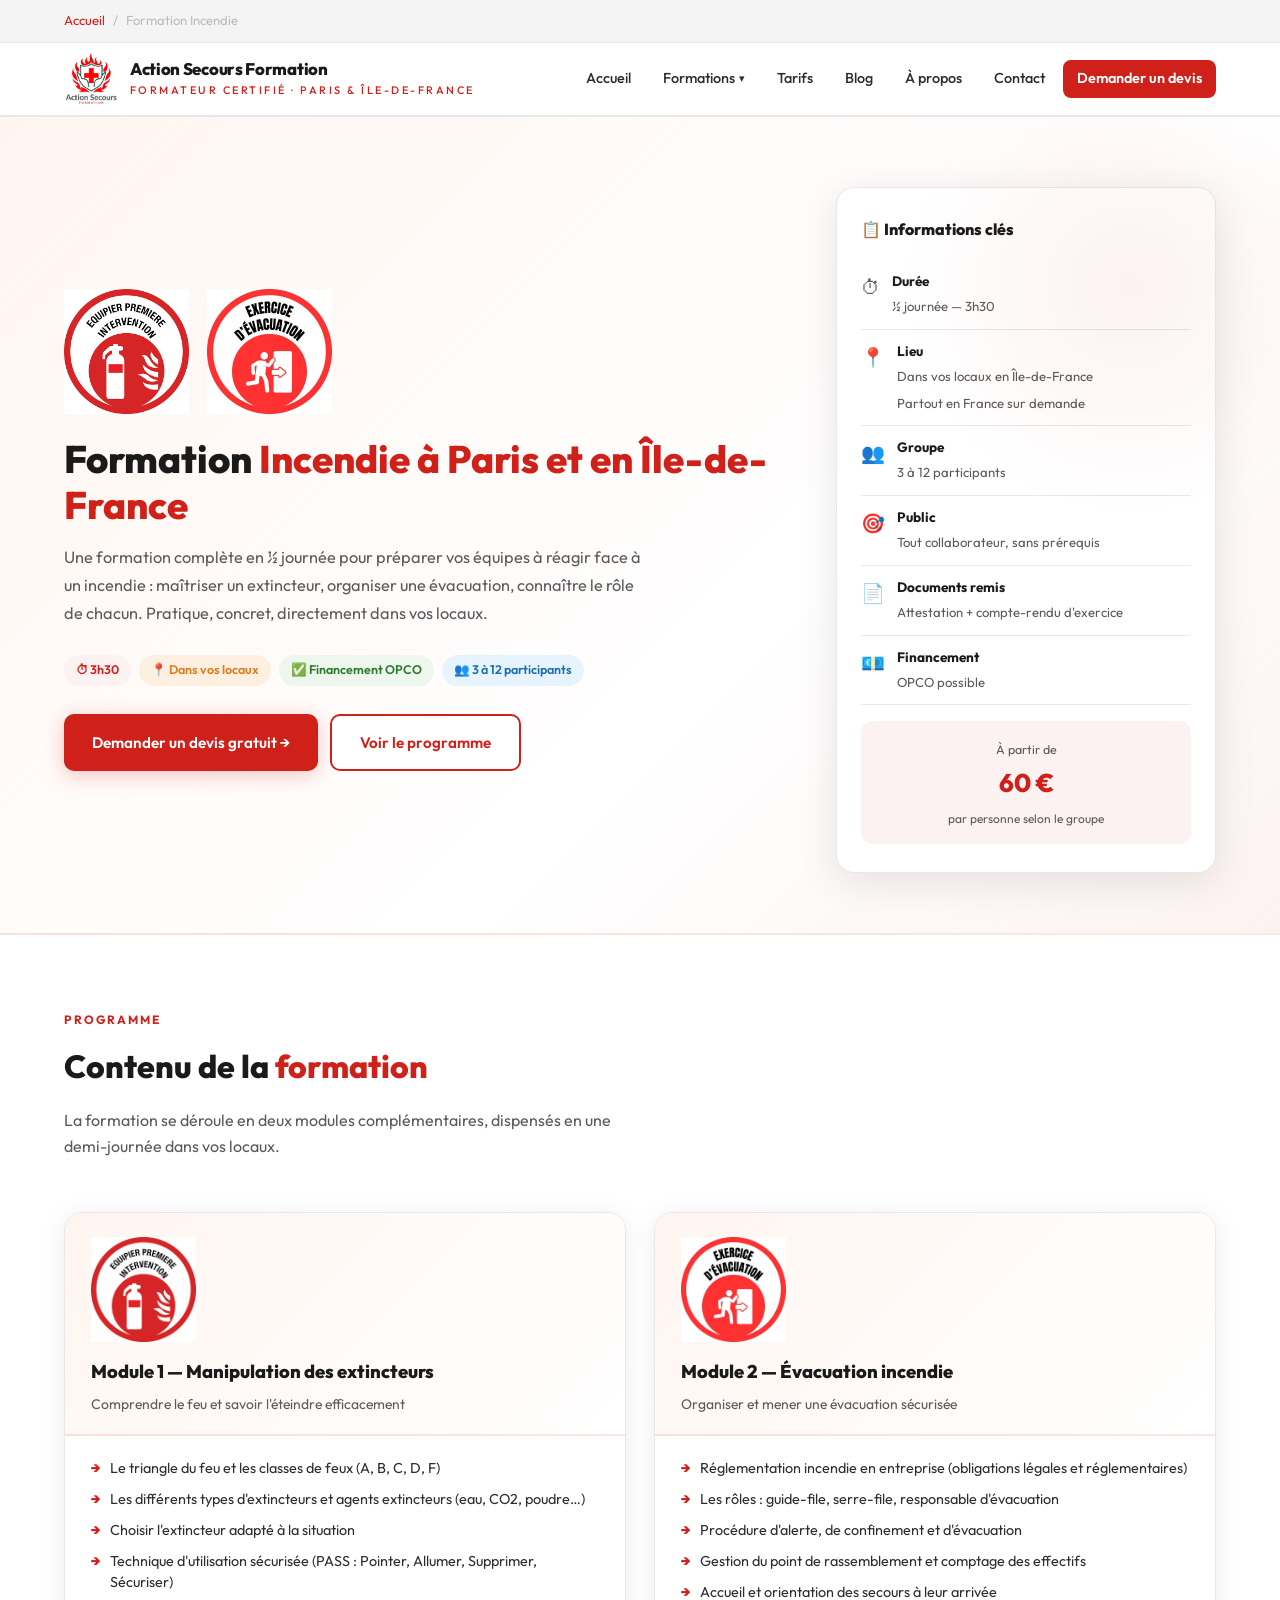
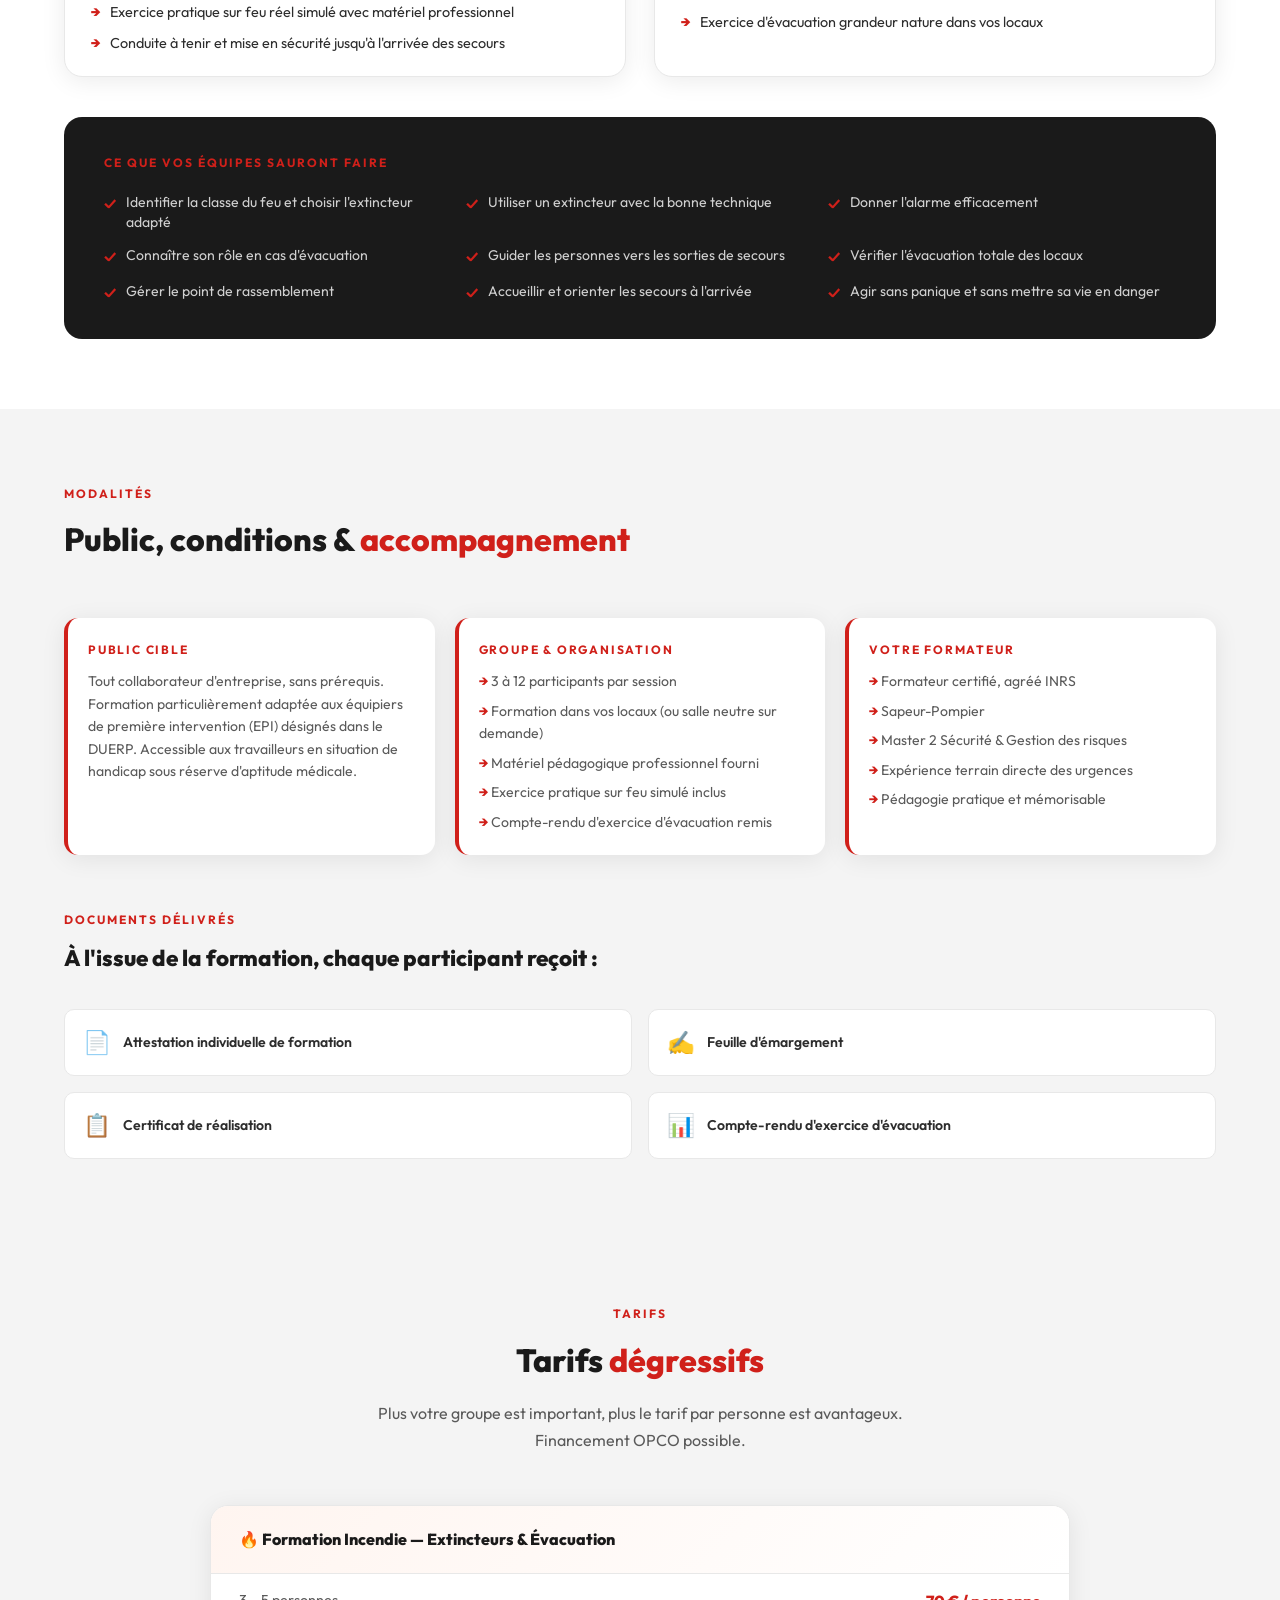
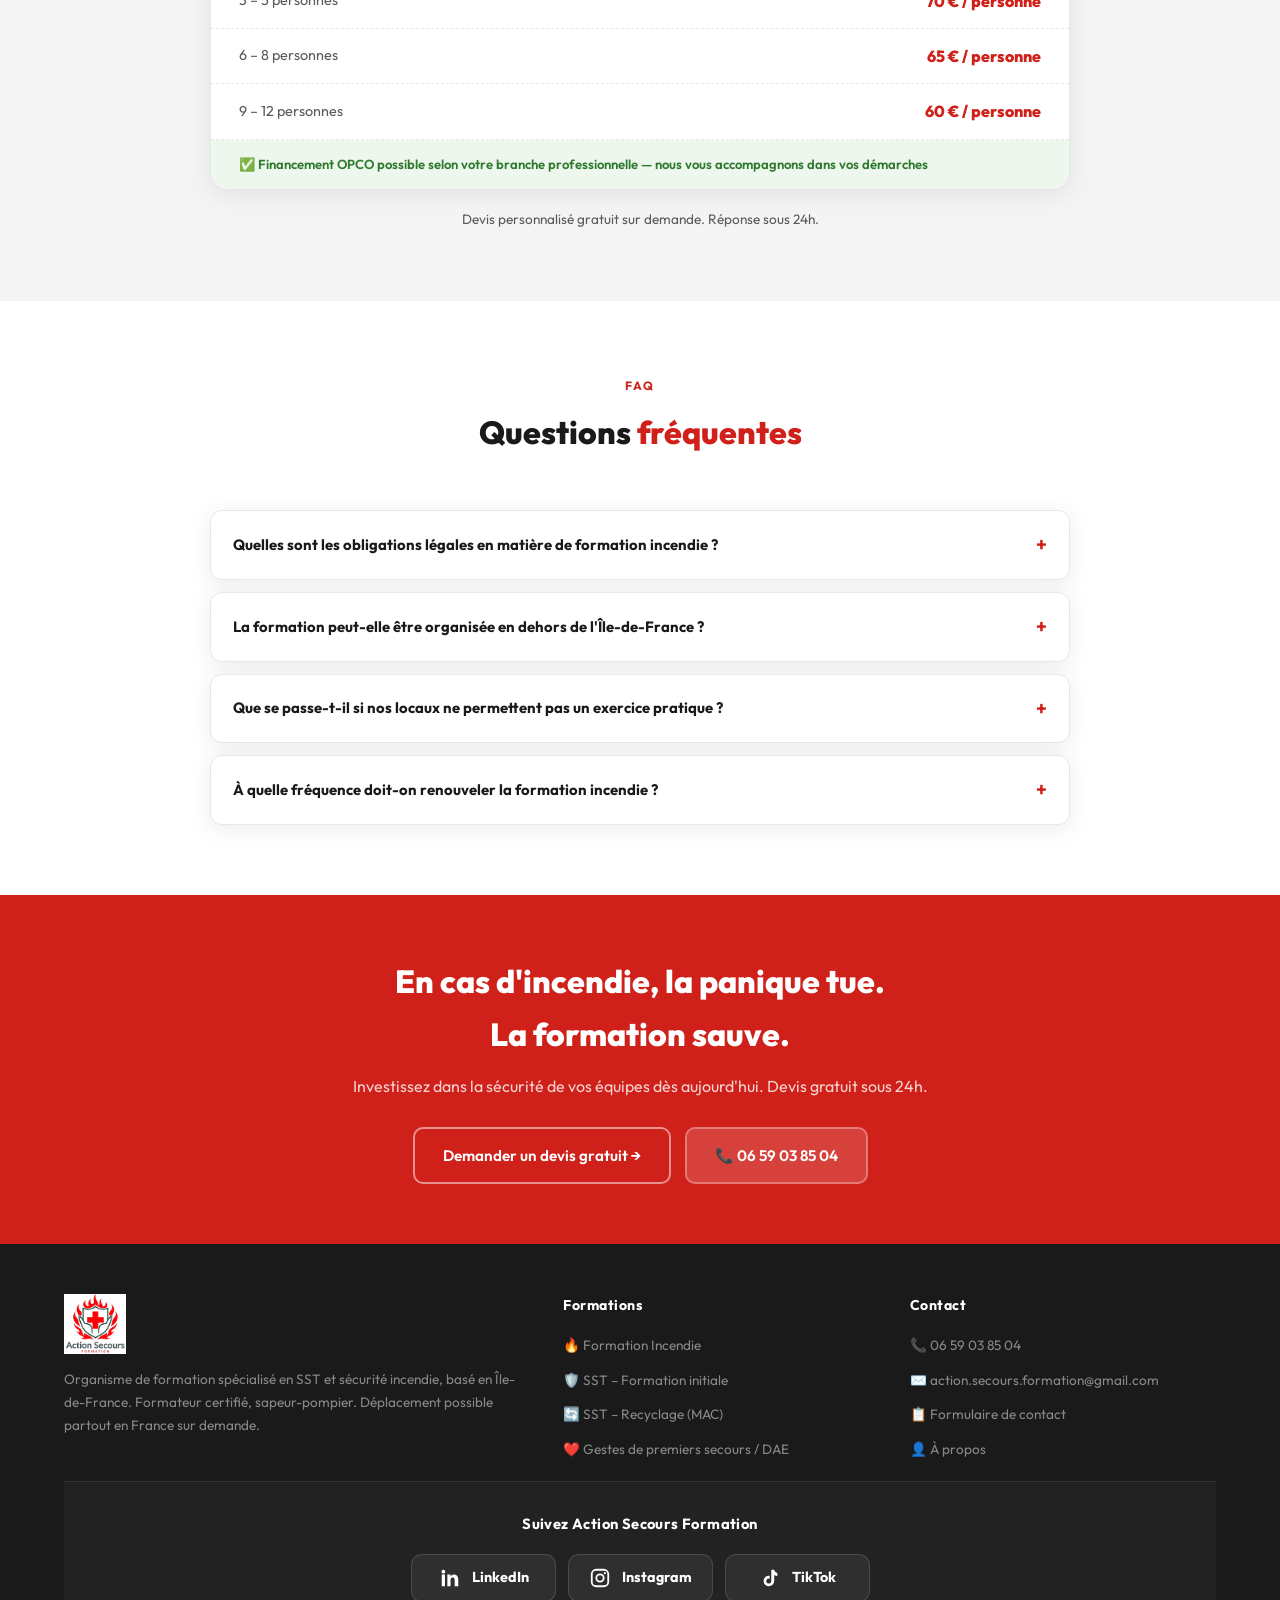
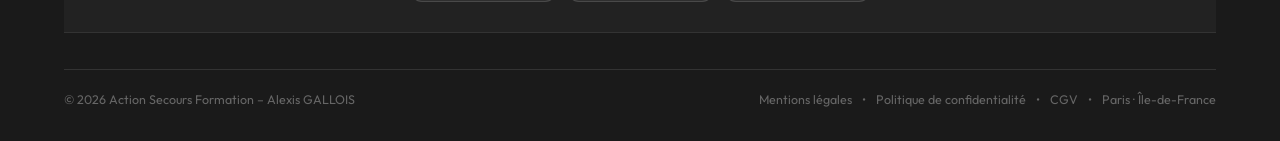
<file: formation-incendie.html>
<!DOCTYPE html>
<html lang="fr">
<head>
  <meta charset="UTF-8" />
  <meta name="viewport" content="width=device-width, initial-scale=1.0" />
<title>Formation Incendie à Paris et en Île-de-France | Action Secours Formation</title>
<meta name="description" content="Formation incendie à Paris et en Île-de-France : manipulation des extincteurs, évacuation, guide-file et serre-file dans vos locaux.">
  <meta name="robots" content="index, follow"/>
 <link rel="canonical" href="https://asf-formation.com/formation-incendie.html">
  <link rel="icon" type="image/png" href="logo.png">
  <link rel="stylesheet" href="_shared.css">
  <style>
    .incendie-hero-logos {
  display: flex;
  align-items: center;
  gap: 18px;
  margin-bottom: 22px;
}

.incendie-hero-logos img {
  width: 125px;
  height: 125px;
  object-fit: contain;
}

@media (max-width: 600px) {
  .incendie-hero-logos img {
    width: 100px;
    height: 100px;
  }
}
    /* ── PAGE HERO ── */
    .page-hero {
      background: linear-gradient(135deg, #fff5f0 0%, #fff 60%, #fdf2f2 100%);
      padding: 70px 5% 60px; position: relative; overflow: hidden;
      border-bottom: 2px solid rgba(208,32,26,0.1);
    }
    .page-hero::before {
      content: '';
      position: absolute; top: -80px; right: -100px;
      width: 500px; height: 500px;
      background: radial-gradient(circle, rgba(208,32,26,0.06) 0%, transparent 65%);
      pointer-events: none;
    }
    .page-hero-inner { max-width: 1200px; margin: 0 auto; display: grid; grid-template-columns: 1fr 380px; gap: 60px; align-items: center; }
    .page-hero-emoji { font-size: 4rem; display: block; margin-bottom: 16px; }
    .page-hero h1 { font-size: clamp(1.9rem, 3vw, 2.8rem); font-weight: 800; color: var(--noir); margin-bottom: 16px; line-height: 1.2; }
    .page-hero h1 em { font-style: normal; color: var(--rouge); }
    .page-hero-desc { font-size: 1.02rem; color: var(--gris); margin-bottom: 28px; max-width: 580px; line-height: 1.7; }
    .page-hero-tags { display: flex; flex-wrap: wrap; gap: 8px; margin-bottom: 28px; }
    .hero-cta-group { display: flex; gap: 12px; flex-wrap: wrap; }

    /* Info card (right column) */
    .info-card {
      background: var(--blanc); border-radius: 18px; padding: 28px 24px;
      box-shadow: 0 8px 40px rgba(0,0,0,0.1); border: 1.5px solid var(--border);
    }
    .info-card h3 { font-size: 1rem; font-weight: 800; color: var(--noir); margin-bottom: 18px; }
    .info-row { display: flex; align-items: flex-start; gap: 12px; padding: 10px 0; border-bottom: 1px solid var(--border); }
    .info-row:last-child { border-bottom: none; }
    .info-row .info-icon { font-size: 1.2rem; flex-shrink: 0; margin-top: 2px; }
    .info-row strong { display: block; font-size: 0.85rem; font-weight: 700; color: var(--noir); }
    .info-row span { font-size: 0.82rem; color: var(--gris); }
    .info-price { background: var(--rouge-light); border-radius: 12px; padding: 14px 16px; margin-top: 16px; text-align: center; }
    .info-price .price-from { font-size: 0.78rem; color: var(--gris); }
    .info-price .price-val { font-size: 1.6rem; font-weight: 800; color: var(--rouge); display: block; }
    .info-price .price-note { font-size: 0.75rem; color: var(--gris); }

    /* Sections */
    section.content-section { padding: 70px 5%; }
    section.content-section.bg-grey { background: var(--gris-clair); }
    .content-inner { max-width: 1200px; margin: 0 auto; }

    /* Modules grid */
    .modules-grid { display: grid; grid-template-columns: 1fr 1fr; gap: 28px; margin-top: 40px; }
    .module-card {
      background: var(--blanc); border-radius: 18px; overflow: hidden;
      border: 1.5px solid var(--border); box-shadow: var(--shadow);
    }
    .module-header { padding: 24px 26px 18px; }
    .module-header.incendie { background: linear-gradient(135deg, #fff5f0, #fff); border-bottom: 2px solid rgba(208,32,26,0.1); }
    .module-emoji { font-size: 2.4rem; display: block; margin-bottom: 10px; }
    .module-logo {
  width: 105px;
  height: 105px;
  object-fit: contain;
  display: block;
  margin-bottom: 15px;
}
    .module-header h3 { font-size: 1.15rem; font-weight: 800; color: var(--noir); margin-bottom: 6px; }
    .module-header p { font-size: 0.87rem; color: var(--gris); }
    .module-body { padding: 22px 26px; }
    .program-list { list-style: none; display: flex; flex-direction: column; gap: 10px; }
    .program-list li {
      display: flex; align-items: flex-start; gap: 10px;
      font-size: 0.9rem; color: var(--gris-fonce); line-height: 1.45;
    }
    .program-list li::before { content: "→"; color: var(--rouge); font-weight: 800; flex-shrink: 0; }

    /* Compétences */
    .competences-bloc {
      background: var(--noir); color: var(--blanc);
      border-radius: 18px; padding: 36px 40px; margin-top: 40px;
    }
    .competences-bloc h3 { font-size: 0.75rem; font-weight: 700; letter-spacing: 2px; text-transform: uppercase; color: var(--rouge); margin-bottom: 20px; }
    .comp-grid { display: grid; grid-template-columns: 1fr 1fr 1fr; gap: 14px; }
    .comp-item {
      display: flex; align-items: flex-start; gap: 10px;
      font-size: 0.88rem; color: #d0d0d0; line-height: 1.4;
    }
    .comp-item::before { content: "✓"; color: var(--rouge); font-weight: 800; font-size: 0.9rem; flex-shrink: 0; margin-top: 1px; }

    /* Public & conditions */
    .conditions-grid { display: grid; grid-template-columns: repeat(3, 1fr); gap: 20px; margin-top: 40px; }
    .condition-bloc {
      background: var(--blanc); border-radius: 14px; padding: 22px 20px;
      border-left: 4px solid var(--rouge); box-shadow: var(--shadow);
    }
    .condition-bloc h4 { font-size: 0.75rem; font-weight: 700; letter-spacing: 1.8px; text-transform: uppercase; color: var(--rouge); margin-bottom: 10px; }
    .condition-bloc p, .condition-bloc ul { font-size: 0.88rem; color: var(--gris); line-height: 1.6; }
    .condition-bloc ul { list-style: none; display: flex; flex-direction: column; gap: 7px; }
    .condition-bloc ul li::before { content: "→ "; color: var(--rouge); font-weight: 700; }

    /* Tarifs page */
    .tarifs-page { padding: 70px 5%; background: var(--gris-clair); }
    .tarifs-page-inner { max-width: 860px; margin: 0 auto; }
    .tarif-table {
      background: var(--blanc); border-radius: 18px; overflow: hidden;
      border: 1.5px solid var(--border); box-shadow: var(--shadow);
    }
    .tarif-table-head { background: linear-gradient(135deg, #fff5f0, #fff); padding: 20px 28px; border-bottom: 1px solid var(--border); }
    .tarif-table-head h3 { font-size: 1rem; font-weight: 800; color: var(--noir); }
    .tarif-table-row {
      display: flex; justify-content: space-between; align-items: center;
      padding: 14px 28px; border-bottom: 1px dashed var(--border); font-size: 0.9rem;
    }
    .tarif-table-row:last-child { border-bottom: none; }
    .tarif-table-row .nb { color: var(--gris); }
    .tarif-table-row .prix { font-weight: 800; color: var(--rouge); font-size: 1rem; }
    .tarif-note { padding: 14px 28px; background: #edf7ed; font-size: 0.82rem; color: var(--vert); font-weight: 600; display: flex; gap: 8px; align-items: center; }

    /* Documents */
    .docs-grid { display: grid; grid-template-columns: 1fr 1fr; gap: 16px; margin-top: 32px; }
    .doc-item {
      display: flex; align-items: center; gap: 12px;
      background: var(--blanc); border-radius: 10px; padding: 14px 18px;
      border: 1.5px solid var(--border); font-size: 0.88rem; font-weight: 600; color: var(--gris-fonce);
    }
    .doc-icon { font-size: 1.4rem; flex-shrink: 0; }

    /* CTA banner */
    .cta-banner { background: var(--rouge); padding: 60px 5%; text-align: center; }
    .cta-banner h2 { font-size: clamp(1.6rem, 2.5vw, 2.2rem); font-weight: 800; color: var(--blanc); margin-bottom: 12px; }
    .cta-banner p { color: rgba(255,255,255,0.8); font-size: 1rem; margin-bottom: 28px; }
    .cta-banner-btns { display: flex; gap: 14px; justify-content: center; flex-wrap: wrap; }

    /* FAQ */
    .faq-inline { max-width: 860px; margin: 40px auto 0; display: flex; flex-direction: column; gap: 12px; }
    .faq-item { background: var(--blanc); border-radius: 12px; border: 1.5px solid var(--border); box-shadow: var(--shadow); overflow: hidden; }
    .faq-item summary { padding: 18px 22px; font-weight: 700; font-size: 0.93rem; cursor: pointer; list-style: none; display: flex; justify-content: space-between; align-items: center; color: var(--noir); }
    .faq-item summary::-webkit-details-marker { display: none; }
    .faq-item summary .faq-icon { color: var(--rouge); font-size: 1.2rem; flex-shrink: 0; margin-left: 12px; transition: transform 0.3s; }
    .faq-item[open] summary .faq-icon { transform: rotate(45deg); }
    .faq-item summary:hover { background: var(--rouge-light); }
    .faq-answer { padding: 0 22px 18px; color: var(--gris); font-size: 0.9rem; line-height: 1.65; }

    @media (max-width: 900px) {
      .page-hero-inner { grid-template-columns: 1fr; }
      .modules-grid { grid-template-columns: 1fr; }
      .comp-grid { grid-template-columns: 1fr 1fr; }
      .conditions-grid { grid-template-columns: 1fr; }
      .docs-grid { grid-template-columns: 1fr; }
    }
    @media (max-width: 600px) {
      .comp-grid { grid-template-columns: 1fr; }
    }
  </style>
</head>
<body>

<!-- Breadcrumb -->
<div class="breadcrumb-bar">
  <div class="breadcrumb-inner">
    <a href="index.html">Accueil</a>
    <span>/</span>
    <span>Formation Incendie</span>
  </div>
</div>

<main>

<!-- ── PAGE HERO ── -->
<section class="page-hero">
  <div class="page-hero-inner">
    <div>
<div class="incendie-hero-logos">

  <img
    src="logo-manipulation-extincteur.png"
    alt="Manipulation des extincteurs"
  >

  <img
    src="logo-exercice-evacuation.png"
    alt="Exercice d'évacuation incendie"
  >

</div><h1>Formation <em>Incendie à Paris et en Île-de-France</em></h1>
      <p class="page-hero-desc">Une formation complète en ½ journée pour préparer vos équipes à réagir face à un incendie : maîtriser un extincteur, organiser une évacuation, connaître le rôle de chacun. Pratique, concret, directement dans vos locaux.</p>
      <div class="page-hero-tags">
        <span class="tag rouge">⏱ 3h30</span>
        <span class="tag orange">📍 Dans vos locaux</span>
        <span class="tag vert">✅ Financement OPCO</span>
        <span class="tag bleu">👥 3 à 12 participants</span>
      </div>
      <div class="hero-cta-group">
        <a href="index.html#contact" class="btn btn-primary">Demander un devis gratuit →</a>
        <a href="#programme" class="btn btn-secondary">Voir le programme</a>
      </div>
    </div>
    <div class="info-card">
      <h3>📋 Informations clés</h3>
      <div class="info-row">
        <span class="info-icon">⏱</span>
        <div><strong>Durée</strong><span>½ journée — 3h30</span></div>
      </div>
      <div class="info-row">
        <span class="info-icon">📍</span>
        <div><strong>Lieu</strong><span>Dans vos locaux en Île-de-France<br>Partout en France sur demande</span></div>
      </div>
      <div class="info-row">
        <span class="info-icon">👥</span>
        <div><strong>Groupe</strong><span>3 à 12 participants</span></div>
      </div>
      <div class="info-row">
        <span class="info-icon">🎯</span>
        <div><strong>Public</strong><span>Tout collaborateur, sans prérequis</span></div>
      </div>
      <div class="info-row">
        <span class="info-icon">📄</span>
        <div><strong>Documents remis</strong><span>Attestation + compte-rendu d'exercice</span></div>
      </div>
      <div class="info-row">
        <span class="info-icon">💶</span>
        <div><strong>Financement</strong><span>OPCO possible</span></div>
      </div>
      <div class="info-price">
        <span class="price-from">À partir de</span>
        <span class="price-val">60 €</span>
        <span class="price-note">par personne selon le groupe</span>
      </div>
    </div>
  </div>
</section>

<!-- ── PROGRAMME ── -->
<section class="content-section" id="programme">
  <div class="content-inner">
    <div class="section-header reveal">
      <div class="section-label">Programme</div>
      <h2 class="section-title">Contenu de la <em>formation</em></h2>
      <p class="section-sub">La formation se déroule en deux modules complémentaires, dispensés en une demi-journée dans vos locaux.</p>
    </div>
    <div class="modules-grid">
      <div class="module-card reveal reveal-delay-1">
        <div class="module-header incendie">
<img
  src="logo-manipulation-extincteur.png"
  alt="Manipulation des extincteurs"
  class="module-logo"
>          <h3>Module 1 — Manipulation des extincteurs</h3>
          <p>Comprendre le feu et savoir l'éteindre efficacement</p>
        </div>
        <div class="module-body">
          <ul class="program-list">
            <li>Le triangle du feu et les classes de feux (A, B, C, D, F)</li>
            <li>Les différents types d'extincteurs et agents extincteurs (eau, CO2, poudre…)</li>
            <li>Choisir l'extincteur adapté à la situation</li>
            <li>Technique d'utilisation sécurisée (PASS : Pointer, Allumer, Supprimer, Sécuriser)</li>
            <li>Exercice pratique sur feu réel simulé avec matériel professionnel</li>
            <li>Conduite à tenir et mise en sécurité jusqu'à l'arrivée des secours</li>
          </ul>
        </div>
      </div>
      <div class="module-card reveal reveal-delay-2">
        <div class="module-header incendie">
<img
  src="logo-exercice-evacuation.png"
  alt="Exercice d'évacuation"
  class="module-logo"
>          <h3>Module 2 — Évacuation incendie</h3>
          <p>Organiser et mener une évacuation sécurisée</p>
        </div>
        <div class="module-body">
          <ul class="program-list">
            <li>Réglementation incendie en entreprise (obligations légales et réglementaires)</li>
            <li>Les rôles : guide-file, serre-file, responsable d'évacuation</li>
            <li>Procédure d'alerte, de confinement et d'évacuation</li>
            <li>Gestion du point de rassemblement et comptage des effectifs</li>
            <li>Accueil et orientation des secours à leur arrivée</li>
            <li>Exercice d'évacuation grandeur nature dans vos locaux</li>
          </ul>
        </div>
      </div>
    </div>

    <div class="competences-bloc reveal">
      <h3>Ce que vos équipes sauront faire</h3>
      <div class="comp-grid">
        <div class="comp-item">Identifier la classe du feu et choisir l'extincteur adapté</div>
        <div class="comp-item">Utiliser un extincteur avec la bonne technique</div>
        <div class="comp-item">Donner l'alarme efficacement</div>
        <div class="comp-item">Connaître son rôle en cas d'évacuation</div>
        <div class="comp-item">Guider les personnes vers les sorties de secours</div>
        <div class="comp-item">Vérifier l'évacuation totale des locaux</div>
        <div class="comp-item">Gérer le point de rassemblement</div>
        <div class="comp-item">Accueillir et orienter les secours à l'arrivée</div>
        <div class="comp-item">Agir sans panique et sans mettre sa vie en danger</div>
      </div>
    </div>
  </div>
</section>

<!-- ── CONDITIONS ── -->
<section class="content-section bg-grey" id="conditions">
  <div class="content-inner">
    <div class="section-header reveal">
      <div class="section-label">Modalités</div>
      <h2 class="section-title">Public, conditions &amp; <em>accompagnement</em></h2>
    </div>
    <div class="conditions-grid">
      <div class="condition-bloc reveal reveal-delay-1">
        <h4>Public cible</h4>
        <p>Tout collaborateur d'entreprise, sans prérequis. Formation particulièrement adaptée aux équipiers de première intervention (EPI) désignés dans le DUERP. Accessible aux travailleurs en situation de handicap sous réserve d'aptitude médicale.</p>
      </div>
      <div class="condition-bloc reveal reveal-delay-2">
        <h4>Groupe &amp; organisation</h4>
        <ul>
          <li>3 à 12 participants par session</li>
          <li>Formation dans vos locaux (ou salle neutre sur demande)</li>
          <li>Matériel pédagogique professionnel fourni</li>
          <li>Exercice pratique sur feu simulé inclus</li>
          <li>Compte-rendu d'exercice d'évacuation remis</li>
        </ul>
      </div>
      <div class="condition-bloc reveal reveal-delay-3">
        <h4>Votre formateur</h4>
        <ul>
          <li>Formateur certifié, agréé INRS</li>
          <li>Sapeur-Pompier</li>
          <li>Master 2 Sécurité &amp; Gestion des risques</li>
          <li>Expérience terrain directe des urgences</li>
          <li>Pédagogie pratique et mémorisable</li>
        </ul>
      </div>
    </div>

    <!-- Documents délivrés -->
    <div style="margin-top:50px;" class="reveal">
      <div class="section-label">Documents délivrés</div>
      <h3 class="section-title" style="font-size:1.4rem;">À l'issue de la formation, chaque participant reçoit :</h3>
      <div class="docs-grid">
        <div class="doc-item"><span class="doc-icon">📄</span>Attestation individuelle de formation</div>
        <div class="doc-item"><span class="doc-icon">✍️</span>Feuille d'émargement</div>
        <div class="doc-item"><span class="doc-icon">📋</span>Certificat de réalisation</div>
        <div class="doc-item"><span class="doc-icon">📊</span>Compte-rendu d'exercice d'évacuation</div>
      </div>
    </div>
  </div>
</section>

<!-- ── TARIFS ── -->
<section class="tarifs-page" id="tarifs">
  <div class="tarifs-page-inner">
    <div class="section-header center reveal">
      <div class="section-label">Tarifs</div>
      <h2 class="section-title">Tarifs <em>dégressifs</em></h2>
      <p class="section-sub">Plus votre groupe est important, plus le tarif par personne est avantageux. Financement OPCO possible.</p>
    </div>
    <div class="tarif-table reveal">
      <div class="tarif-table-head">
        <h3>🔥 Formation Incendie — Extincteurs &amp; Évacuation</h3>
      </div>
      <div class="tarif-table-row"><span class="nb">3 – 5 personnes</span><span class="prix">70 € / personne</span></div>
      <div class="tarif-table-row"><span class="nb">6 – 8 personnes</span><span class="prix">65 € / personne</span></div>
      <div class="tarif-table-row"><span class="nb">9 – 12 personnes</span><span class="prix">60 € / personne</span></div>
      <div class="tarif-note">✅ Financement OPCO possible selon votre branche professionnelle — nous vous accompagnons dans vos démarches</div>
    </div>
    <p style="text-align:center;margin-top:18px;font-size:0.85rem;color:var(--gris);">Devis personnalisé gratuit sur demande. Réponse sous 24h.</p>
  </div>
</section>

<!-- ── FAQ ── -->
<section class="content-section" id="faq">
  <div class="content-inner">
    <div class="section-header center reveal">
      <div class="section-label">FAQ</div>
      <h2 class="section-title">Questions <em>fréquentes</em></h2>
    </div>
    <div class="faq-inline">
      <details class="faq-item reveal">
        <summary>Quelles sont les obligations légales en matière de formation incendie ? <span class="faq-icon">+</span></summary>
        <div class="faq-answer">Le Code du Travail (art. R4227-28) impose à tout employeur de mettre en place des moyens de lutte contre l'incendie adaptés. La formation des équipiers de première intervention (EPI) est une obligation pour de nombreux établissements. Nos formations répondent à ces exigences légales et réglementaires.</div>
      </details>
      <details class="faq-item reveal reveal-delay-1">
        <summary>La formation peut-elle être organisée en dehors de l'Île-de-France ? <span class="faq-icon">+</span></summary>
        <div class="faq-answer">Oui ! Basé en Île-de-France (Essonne, Seine-et-Marne, Yvelines, Paris, Hauts-de-Seine, Seine-Saint-Denis, Val-de-Marne, Val-d'Oise), Alexis Gallois se déplace également partout en France sur demande, notamment en Loiret (45). N'hésitez pas à nous contacter pour un devis incluant les frais de déplacement.</div>
      </details>
      <details class="faq-item reveal reveal-delay-2">
        <summary>Que se passe-t-il si nos locaux ne permettent pas un exercice pratique ? <span class="faq-icon">+</span></summary>
        <div class="faq-answer">Si vos locaux ne permettent pas la réalisation d'un exercice sur feu simulé, nous pouvons prendre en charge la réservation d'une salle ou d'un espace adapté à proximité. Contactez-nous pour en discuter lors de l'établissement du devis.</div>
      </details>
      <details class="faq-item reveal reveal-delay-3">
        <summary>À quelle fréquence doit-on renouveler la formation incendie ? <span class="faq-icon">+</span></summary>
        <div class="faq-answer">Il est recommandé de renouveler la formation incendie tous les 1 à 3 ans selon les risques spécifiques de l'établissement. La réglementation impose au minimum un exercice d'évacuation par semestre pour les ERP. Nous vous conseillons sur la fréquence adaptée à votre situation lors du devis.</div>
      </details>
    </div>
  </div>
</section>

<!-- ── CTA BANNER ── -->
<div class="cta-banner">
  <h2>En cas d'incendie, la panique tue.<br>La formation sauve.</h2>
  <p>Investissez dans la sécurité de vos équipes dès aujourd'hui. Devis gratuit sous 24h.</p>
  <div class="cta-banner-btns">
    <a href="index.html#contact" class="btn btn-outline-white">Demander un devis gratuit →</a>
    <a href="tel:0659038504" class="btn" style="background:rgba(255,255,255,0.15);color:#fff;border:2px solid rgba(255,255,255,0.3);">📞 06 59 03 85 04</a>
  </div>
</div>

</main>

<script src="_shared.js"></script>
</body>
</html>
</file>
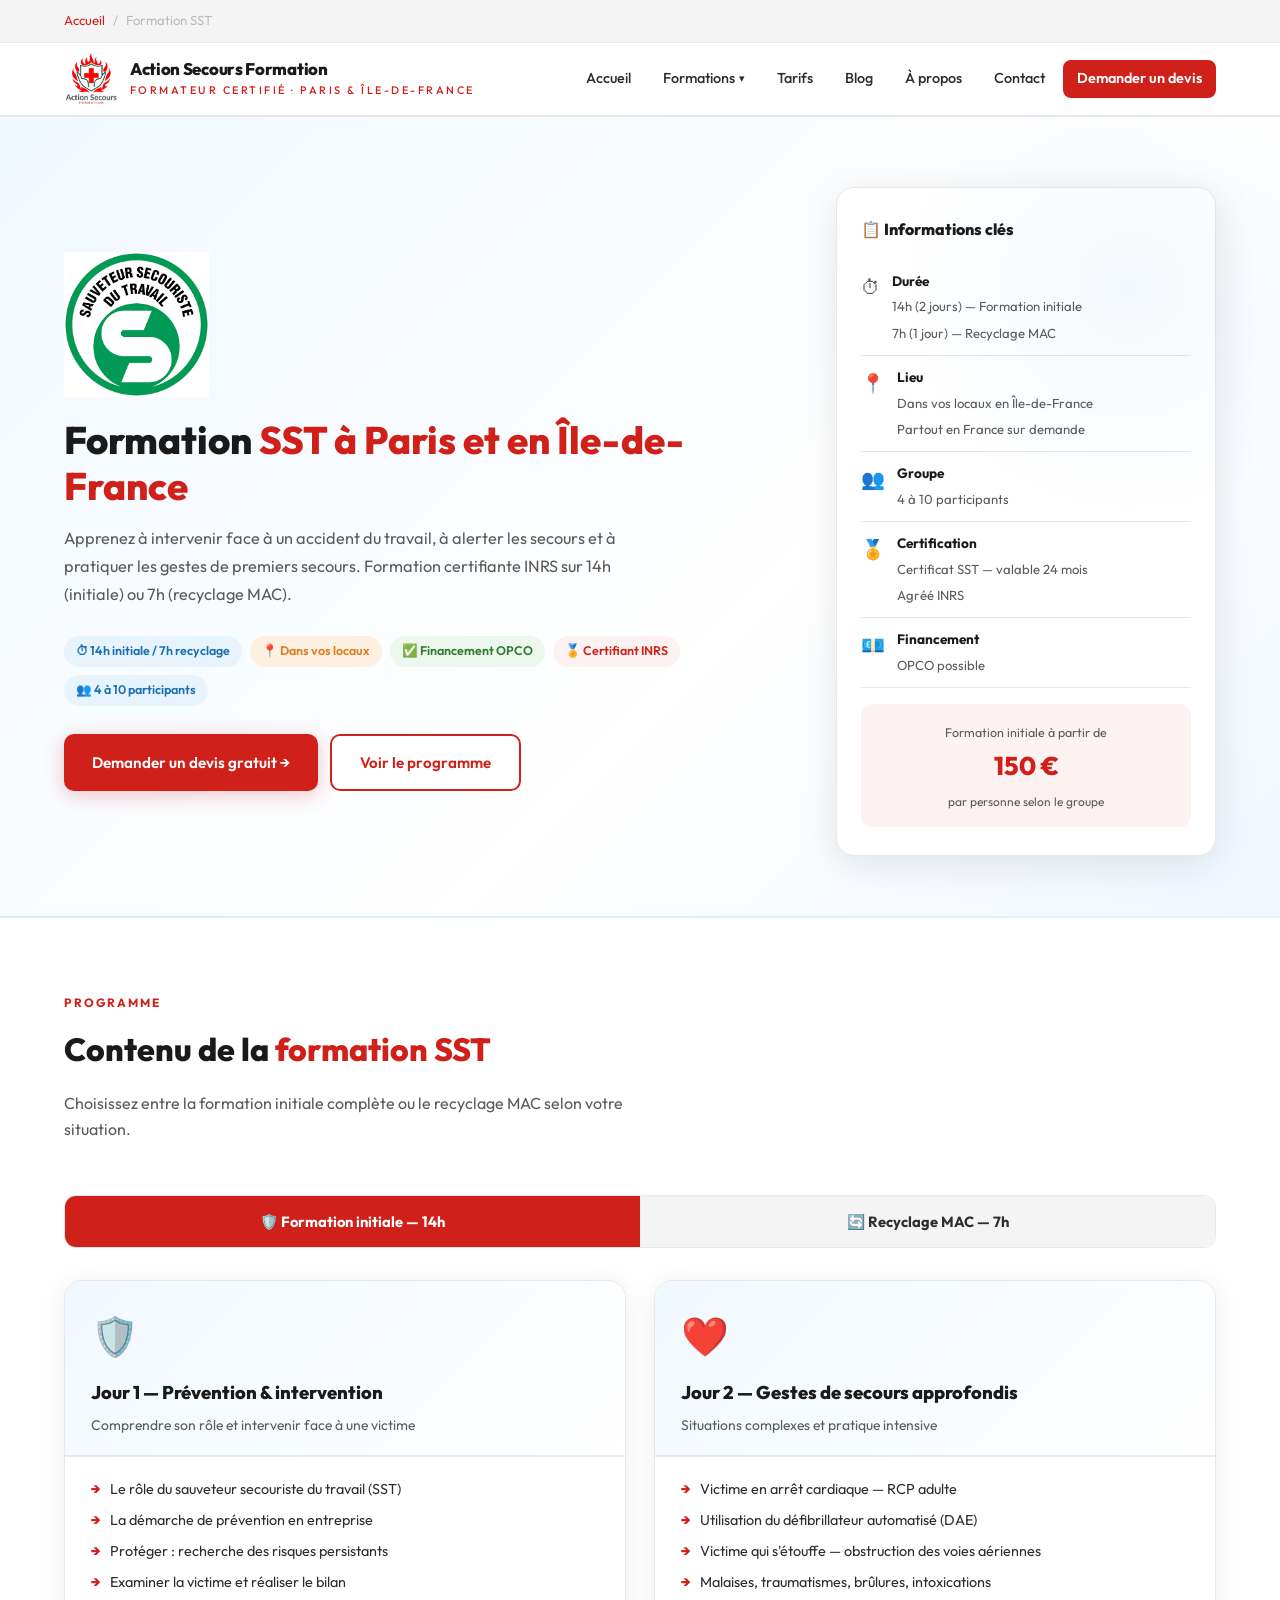
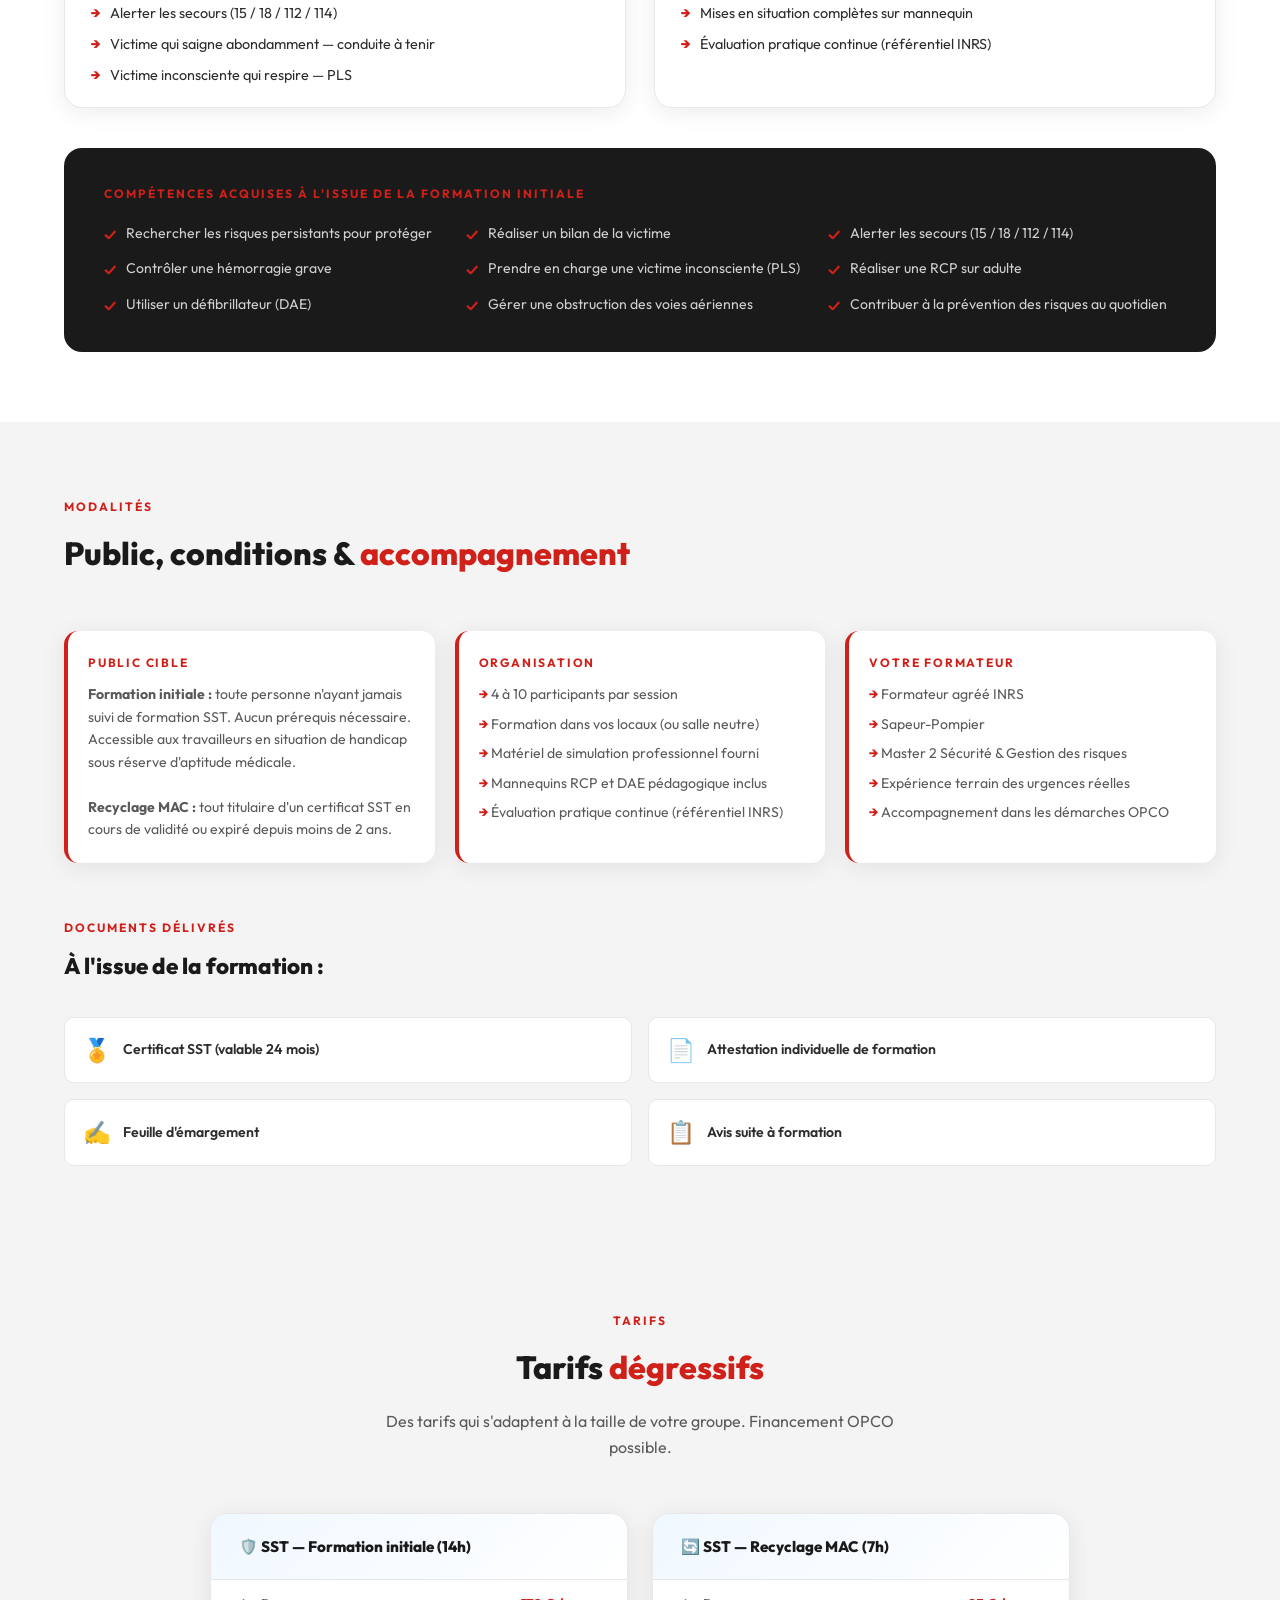
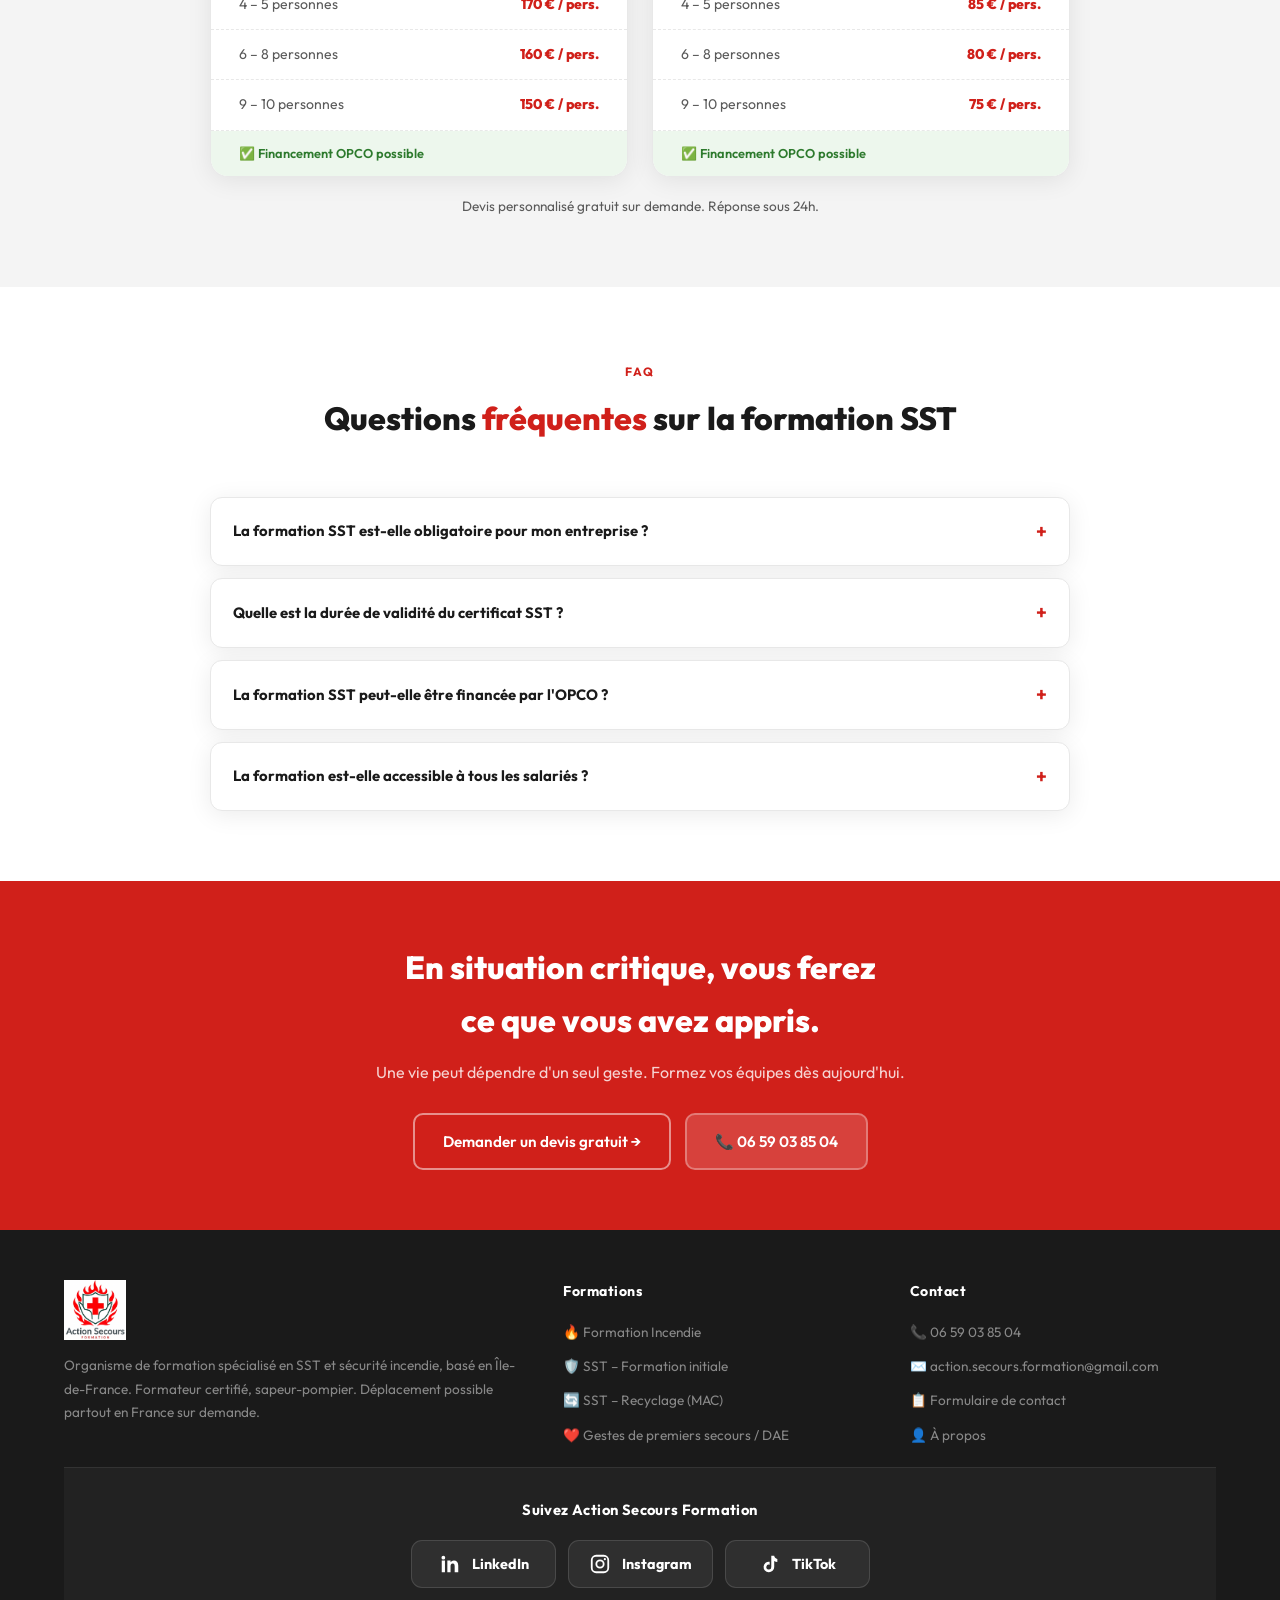
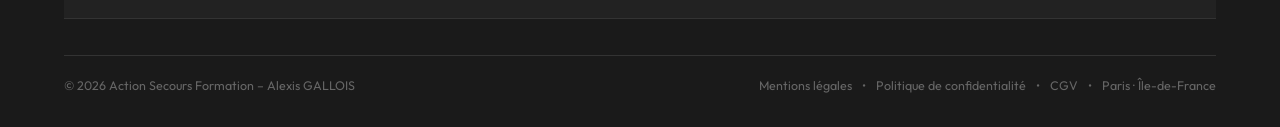
<file: formation-sst.html>
<!DOCTYPE html>
<html lang="fr">
<head>
  <meta charset="UTF-8" />
  <meta name="viewport" content="width=device-width, initial-scale=1.0" />
<title>Formation SST à Paris et en Île-de-France | Action Secours Formation</title>
<meta name="description" content="Formation SST à Paris et en Île-de-France : formation initiale de 14 heures et recyclage MAC SST de 7 heures directement dans vos locaux.">
<meta name="robots" content="index, follow"/>
<link rel="canonical" href="https://asf-formation.com/formation-sst.html">
  <link rel="icon" type="image/png" href="logo.png">
  <link rel="stylesheet" href="_shared.css">
  <style>
    .page-hero-logo {
  width: 145px;
  height: 145px;
  object-fit: contain;
  display: block;
  margin-bottom: 20px;
}
    .page-hero {
      background: linear-gradient(135deg, #f0f8ff 0%, #fff 60%, #f0f7ff 100%);
      padding: 70px 5% 60px; position: relative; overflow: hidden;
      border-bottom: 2px solid rgba(22,119,200,0.1);
    }
    .page-hero::before {
      content: ''; position: absolute; top: -80px; right: -100px;
      width: 500px; height: 500px;
      background: radial-gradient(circle, rgba(22,119,200,0.05) 0%, transparent 65%);
      pointer-events: none;
    }
    .page-hero-inner { max-width: 1200px; margin: 0 auto; display: grid; grid-template-columns: 1fr 380px; gap: 60px; align-items: center; }
    .page-hero-emoji { font-size: 4rem; display: block; margin-bottom: 16px; }
    .page-hero h1 { font-size: clamp(1.9rem, 3vw, 2.8rem); font-weight: 800; color: var(--noir); margin-bottom: 16px; line-height: 1.2; }
    .page-hero h1 em { font-style: normal; color: var(--rouge); }
    .page-hero-desc { font-size: 1.02rem; color: var(--gris); margin-bottom: 28px; max-width: 580px; line-height: 1.7; }
    .page-hero-tags { display: flex; flex-wrap: wrap; gap: 8px; margin-bottom: 28px; }
    .hero-cta-group { display: flex; gap: 12px; flex-wrap: wrap; }
    .info-card { background: var(--blanc); border-radius: 18px; padding: 28px 24px; box-shadow: 0 8px 40px rgba(0,0,0,0.1); border: 1.5px solid var(--border); }
    .info-card h3 { font-size: 1rem; font-weight: 800; color: var(--noir); margin-bottom: 18px; }
    .info-row { display: flex; align-items: flex-start; gap: 12px; padding: 10px 0; border-bottom: 1px solid var(--border); }
    .info-row:last-child { border-bottom: none; }
    .info-row .info-icon { font-size: 1.2rem; flex-shrink: 0; margin-top: 2px; }
    .info-row strong { display: block; font-size: 0.85rem; font-weight: 700; color: var(--noir); }
    .info-row span { font-size: 0.82rem; color: var(--gris); }
    .info-price { background: var(--rouge-light); border-radius: 12px; padding: 14px 16px; margin-top: 16px; text-align: center; }
    .info-price .price-from { font-size: 0.78rem; color: var(--gris); }
    .info-price .price-val { font-size: 1.6rem; font-weight: 800; color: var(--rouge); display: block; }
    .info-price .price-note { font-size: 0.75rem; color: var(--gris); }

    section.content-section { padding: 70px 5%; }
    section.content-section.bg-grey { background: var(--gris-clair); }
    .content-inner { max-width: 1200px; margin: 0 auto; }

    /* Tabs pour initiale / recyclage */
    .sst-tabs { display: flex; gap: 0; margin-bottom: 32px; border-radius: 12px; overflow: hidden; border: 1.5px solid var(--border); }
    .sst-tab {
      flex: 1; padding: 16px 20px; text-align: center; font-weight: 700; font-size: 0.92rem;
      cursor: pointer; border: none; background: var(--gris-clair); color: var(--gris-fonce);
      transition: background 0.2s, color 0.2s; font-family: 'Outfit', sans-serif;
    }
    .sst-tab.active { background: var(--rouge); color: var(--blanc); }
    .sst-panel { display: none; }
    .sst-panel.active { display: block; }

    .modules-grid { display: grid; grid-template-columns: 1fr 1fr; gap: 28px; }
    .module-card { background: var(--blanc); border-radius: 18px; overflow: hidden; border: 1.5px solid var(--border); box-shadow: var(--shadow); }
    .module-header { padding: 24px 26px 18px; }
    .module-header.sst { background: linear-gradient(135deg, #f0f8ff, #fff); border-bottom: 2px solid rgba(22,119,200,0.1); }
    .module-emoji { font-size: 2.4rem; display: block; margin-bottom: 10px; }
    .module-header h3 { font-size: 1.15rem; font-weight: 800; color: var(--noir); margin-bottom: 6px; }
    .module-header p { font-size: 0.87rem; color: var(--gris); }
    .module-body { padding: 22px 26px; }
    .program-list { list-style: none; display: flex; flex-direction: column; gap: 10px; }
    .program-list li { display: flex; align-items: flex-start; gap: 10px; font-size: 0.9rem; color: var(--gris-fonce); line-height: 1.45; }
    .program-list li::before { content: "→"; color: var(--rouge); font-weight: 800; flex-shrink: 0; }

    .competences-bloc { background: var(--noir); color: var(--blanc); border-radius: 18px; padding: 36px 40px; margin-top: 40px; }
    .competences-bloc h3 { font-size: 0.75rem; font-weight: 700; letter-spacing: 2px; text-transform: uppercase; color: var(--rouge); margin-bottom: 20px; }
    .comp-grid { display: grid; grid-template-columns: 1fr 1fr 1fr; gap: 14px; }
    .comp-item { display: flex; align-items: flex-start; gap: 10px; font-size: 0.88rem; color: #d0d0d0; line-height: 1.4; }
    .comp-item::before { content: "✓"; color: var(--rouge); font-weight: 800; font-size: 0.9rem; flex-shrink: 0; margin-top: 1px; }

    .conditions-grid { display: grid; grid-template-columns: repeat(3, 1fr); gap: 20px; margin-top: 40px; }
    .condition-bloc { background: var(--blanc); border-radius: 14px; padding: 22px 20px; border-left: 4px solid var(--rouge); box-shadow: var(--shadow); }
    .condition-bloc h4 { font-size: 0.75rem; font-weight: 700; letter-spacing: 1.8px; text-transform: uppercase; color: var(--rouge); margin-bottom: 10px; }
    .condition-bloc p, .condition-bloc ul { font-size: 0.88rem; color: var(--gris); line-height: 1.6; }
    .condition-bloc ul { list-style: none; display: flex; flex-direction: column; gap: 7px; }
    .condition-bloc ul li::before { content: "→ "; color: var(--rouge); font-weight: 700; }

    .tarifs-page { padding: 70px 5%; background: var(--gris-clair); }
    .tarifs-page-inner { max-width: 860px; margin: 0 auto; }
    .tarifs-side-grid { display: grid; grid-template-columns: 1fr 1fr; gap: 24px; }
    .tarif-table { background: var(--blanc); border-radius: 18px; overflow: hidden; border: 1.5px solid var(--border); box-shadow: var(--shadow); }
    .tarif-table-head { padding: 20px 28px; border-bottom: 1px solid var(--border); }
    .tarif-table-head.sst { background: linear-gradient(135deg, #f0f8ff, #fff); }
    .tarif-table-head h3 { font-size: 0.95rem; font-weight: 800; color: var(--noir); }
    .tarif-table-row { display: flex; justify-content: space-between; align-items: center; padding: 13px 28px; border-bottom: 1px dashed var(--border); font-size: 0.88rem; }
    .tarif-table-row:last-child { border-bottom: none; }
    .tarif-table-row .nb { color: var(--gris); }
    .tarif-table-row .prix { font-weight: 800; color: var(--rouge); }
    .tarif-note { padding: 12px 28px; background: #edf7ed; font-size: 0.8rem; color: var(--vert); font-weight: 600; display: flex; gap: 8px; align-items: center; }

    .docs-grid { display: grid; grid-template-columns: 1fr 1fr; gap: 16px; margin-top: 32px; }
    .doc-item { display: flex; align-items: center; gap: 12px; background: var(--blanc); border-radius: 10px; padding: 14px 18px; border: 1.5px solid var(--border); font-size: 0.88rem; font-weight: 600; color: var(--gris-fonce); }
    .doc-icon { font-size: 1.4rem; flex-shrink: 0; }

    .cta-banner { background: var(--rouge); padding: 60px 5%; text-align: center; }
    .cta-banner h2 { font-size: clamp(1.6rem, 2.5vw, 2.2rem); font-weight: 800; color: var(--blanc); margin-bottom: 12px; }
    .cta-banner p { color: rgba(255,255,255,0.8); font-size: 1rem; margin-bottom: 28px; }
    .cta-banner-btns { display: flex; gap: 14px; justify-content: center; flex-wrap: wrap; }

    /* Recyclage anchor */
    #recyclage { scroll-margin-top: 80px; }

    .faq-inline { max-width: 860px; margin: 40px auto 0; display: flex; flex-direction: column; gap: 12px; }
    .faq-item { background: var(--blanc); border-radius: 12px; border: 1.5px solid var(--border); box-shadow: var(--shadow); overflow: hidden; }
    .faq-item summary { padding: 18px 22px; font-weight: 700; font-size: 0.93rem; cursor: pointer; list-style: none; display: flex; justify-content: space-between; align-items: center; color: var(--noir); }
    .faq-item summary::-webkit-details-marker { display: none; }
    .faq-item summary .faq-icon { color: var(--rouge); font-size: 1.2rem; flex-shrink: 0; margin-left: 12px; transition: transform 0.3s; }
    .faq-item[open] summary .faq-icon { transform: rotate(45deg); }
    .faq-item summary:hover { background: var(--rouge-light); }
    .faq-answer { padding: 0 22px 18px; color: var(--gris); font-size: 0.9rem; line-height: 1.65; }

    /* MAC badge */
    .mac-badge {
      display: inline-flex; align-items: center; gap: 8px;
      background: #edf7ed; border: 1.5px solid rgba(45,122,45,0.2);
      color: var(--vert); font-size: 0.82rem; font-weight: 600;
      padding: 6px 14px; border-radius: 50px; margin-bottom: 16px;
    }

    @media (max-width: 900px) {
      .page-hero-inner { grid-template-columns: 1fr; }
      .modules-grid { grid-template-columns: 1fr; }
      .comp-grid { grid-template-columns: 1fr 1fr; }
      .conditions-grid { grid-template-columns: 1fr; }
      .docs-grid { grid-template-columns: 1fr; }
      .tarifs-side-grid { grid-template-columns: 1fr; }
    }
    @media (max-width: 600px) { .comp-grid { grid-template-columns: 1fr; } }
  </style>
</head>
<body>

<div class="breadcrumb-bar">
  <div class="breadcrumb-inner">
    <a href="index.html">Accueil</a>
    <span>/</span>
    <span>Formation SST</span>
  </div>
</div>

<main>

<!-- ── PAGE HERO ── -->
<section class="page-hero">
  <div class="page-hero-inner">
    <div>
<img
  src="logo-sst.png"
  alt="Logo Sauveteur Secouriste du Travail SST"
  class="page-hero-logo"
><h1>Formation <em>SST à Paris et en Île-de-France</em></h1>
      <p class="page-hero-desc">Apprenez à intervenir face à un accident du travail, à alerter les secours et à pratiquer les gestes de premiers secours. Formation certifiante INRS sur 14h (initiale) ou 7h (recyclage MAC).</p>
      <div class="page-hero-tags">
        <span class="tag bleu">⏱ 14h initiale / 7h recyclage</span>
        <span class="tag orange">📍 Dans vos locaux</span>
        <span class="tag vert">✅ Financement OPCO</span>
        <span class="tag rouge">🏅 Certifiant INRS</span>
        <span class="tag bleu">👥 4 à 10 participants</span>
      </div>
      <div class="hero-cta-group">
        <a href="index.html#contact" class="btn btn-primary">Demander un devis gratuit →</a>
        <a href="#programme" class="btn btn-secondary">Voir le programme</a>
      </div>
    </div>
    <div class="info-card">
      <h3>📋 Informations clés</h3>
      <div class="info-row">
        <span class="info-icon">⏱</span>
        <div><strong>Durée</strong><span>14h (2 jours) — Formation initiale<br>7h (1 jour) — Recyclage MAC</span></div>
      </div>
      <div class="info-row">
        <span class="info-icon">📍</span>
        <div><strong>Lieu</strong><span>Dans vos locaux en Île-de-France<br>Partout en France sur demande</span></div>
      </div>
      <div class="info-row">
        <span class="info-icon">👥</span>
        <div><strong>Groupe</strong><span>4 à 10 participants</span></div>
      </div>
      <div class="info-row">
        <span class="info-icon">🏅</span>
        <div><strong>Certification</strong><span>Certificat SST — valable 24 mois<br>Agréé INRS</span></div>
      </div>
      <div class="info-row">
        <span class="info-icon">💶</span>
        <div><strong>Financement</strong><span>OPCO possible</span></div>
      </div>
      <div class="info-price">
        <span class="price-from">Formation initiale à partir de</span>
        <span class="price-val">150 €</span>
        <span class="price-note">par personne selon le groupe</span>
      </div>
    </div>
  </div>
</section>

<!-- ── PROGRAMME ── -->
<section class="content-section" id="programme">
  <div class="content-inner">
    <div class="section-header reveal">
      <div class="section-label">Programme</div>
      <h2 class="section-title">Contenu de la <em>formation SST</em></h2>
      <p class="section-sub">Choisissez entre la formation initiale complète ou le recyclage MAC selon votre situation.</p>
    </div>

    <!-- TABS -->
    <div class="sst-tabs reveal">
      <button class="sst-tab active" onclick="showPanel('initiale', this)">🛡️ Formation initiale — 14h</button>
      <button class="sst-tab" onclick="showPanel('recyclage', this)" id="recyclage-tab">🔄 Recyclage MAC — 7h</button>
    </div>

    <!-- PANEL INITIALE -->
    <div class="sst-panel active" id="panel-initiale">
      <div class="modules-grid reveal">
        <div class="module-card">
          <div class="module-header sst">
            <span class="module-emoji">🛡️</span>
            <h3>Jour 1 — Prévention &amp; intervention</h3>
            <p>Comprendre son rôle et intervenir face à une victime</p>
          </div>
          <div class="module-body">
            <ul class="program-list">
              <li>Le rôle du sauveteur secouriste du travail (SST)</li>
              <li>La démarche de prévention en entreprise</li>
              <li>Protéger : recherche des risques persistants</li>
              <li>Examiner la victime et réaliser le bilan</li>
              <li>Alerter les secours (15 / 18 / 112 / 114)</li>
              <li>Victime qui saigne abondamment — conduite à tenir</li>
              <li>Victime inconsciente qui respire — PLS</li>
            </ul>
          </div>
        </div>
        <div class="module-card">
          <div class="module-header sst">
            <span class="module-emoji">❤️</span>
            <h3>Jour 2 — Gestes de secours approfondis</h3>
            <p>Situations complexes et pratique intensive</p>
          </div>
          <div class="module-body">
            <ul class="program-list">
              <li>Victime en arrêt cardiaque — RCP adulte</li>
              <li>Utilisation du défibrillateur automatisé (DAE)</li>
              <li>Victime qui s'étouffe — obstruction des voies aériennes</li>
              <li>Malaises, traumatismes, brûlures, intoxications</li>
              <li>Mises en situation complètes sur mannequin</li>
              <li>Évaluation pratique continue (référentiel INRS)</li>
            </ul>
          </div>
        </div>
      </div>
      <div class="competences-bloc reveal">
        <h3>Compétences acquises à l'issue de la formation initiale</h3>
        <div class="comp-grid">
          <div class="comp-item">Rechercher les risques persistants pour protéger</div>
          <div class="comp-item">Réaliser un bilan de la victime</div>
          <div class="comp-item">Alerter les secours (15 / 18 / 112 / 114)</div>
          <div class="comp-item">Contrôler une hémorragie grave</div>
          <div class="comp-item">Prendre en charge une victime inconsciente (PLS)</div>
          <div class="comp-item">Réaliser une RCP sur adulte</div>
          <div class="comp-item">Utiliser un défibrillateur (DAE)</div>
          <div class="comp-item">Gérer une obstruction des voies aériennes</div>
          <div class="comp-item">Contribuer à la prévention des risques au quotidien</div>
        </div>
      </div>
    </div>

    <!-- PANEL RECYCLAGE -->
    <div class="sst-panel" id="panel-recyclage" id="recyclage">
      <div class="mac-badge">🔄 Recyclage obligatoire tous les 24 mois</div>
      <div class="modules-grid reveal">
        <div class="module-card">
          <div class="module-header sst">
            <span class="module-emoji">🔄</span>
            <h3>Maintien des compétences</h3>
            <p>Révision et actualisation des gestes clés</p>
          </div>
          <div class="module-body">
            <ul class="program-list">
              <li>Révision des gestes de premiers secours</li>
              <li>Actualisation des connaissances réglementaires</li>
              <li>RCP adulte — remise à niveau pratique</li>
              <li>Utilisation du DAE sur mannequin</li>
              <li>Situations inédites et mises en pratique</li>
              <li>Évaluation continue</li>
            </ul>
          </div>
        </div>
        <div class="module-card">
          <div class="module-header sst">
            <span class="module-emoji">📋</span>
            <h3>Conditions du recyclage MAC</h3>
            <p>Ce qu'il faut savoir avant de s'inscrire</p>
          </div>
          <div class="module-body">
            <ul class="program-list">
              <li>Avoir suivi une formation SST initiale</li>
              <li>Certificat valide ou expiré depuis moins de 2 ans</li>
              <li>1 journée de formation (7h) en présentiel</li>
              <li>4 à 10 participants par session</li>
              <li>Nouveau certificat valable 24 mois à l'issue</li>
              <li>Financement OPCO possible</li>
            </ul>
          </div>
        </div>
      </div>
      <div class="competences-bloc reveal">
        <h3>Compétences maintenues et actualisées</h3>
        <div class="comp-grid">
          <div class="comp-item">Protéger la victime et les témoins</div>
          <div class="comp-item">Réaliser le bilan de la victime</div>
          <div class="comp-item">Alerter et transmettre les informations clés</div>
          <div class="comp-item">Secourir une victime en arrêt cardiaque</div>
          <div class="comp-item">Utiliser un défibrillateur (DAE)</div>
          <div class="comp-item">Prendre en charge une hémorragie ou une fracture</div>
        </div>
      </div>
    </div>

  </div>
</section>

<!-- ── CONDITIONS ── -->
<section class="content-section bg-grey" id="conditions">
  <div class="content-inner">
    <div class="section-header reveal">
      <div class="section-label">Modalités</div>
      <h2 class="section-title">Public, conditions &amp; <em>accompagnement</em></h2>
    </div>
    <div class="conditions-grid">
      <div class="condition-bloc reveal reveal-delay-1">
        <h4>Public cible</h4>
        <p><strong>Formation initiale :</strong> toute personne n'ayant jamais suivi de formation SST. Aucun prérequis nécessaire. Accessible aux travailleurs en situation de handicap sous réserve d'aptitude médicale.<br><br><strong>Recyclage MAC :</strong> tout titulaire d'un certificat SST en cours de validité ou expiré depuis moins de 2 ans.</p>
      </div>
      <div class="condition-bloc reveal reveal-delay-2">
        <h4>Organisation</h4>
        <ul>
          <li>4 à 10 participants par session</li>
          <li>Formation dans vos locaux (ou salle neutre)</li>
          <li>Matériel de simulation professionnel fourni</li>
          <li>Mannequins RCP et DAE pédagogique inclus</li>
          <li>Évaluation pratique continue (référentiel INRS)</li>
        </ul>
      </div>
      <div class="condition-bloc reveal reveal-delay-3">
        <h4>Votre formateur</h4>
        <ul>
          <li>Formateur agréé INRS</li>
          <li>Sapeur-Pompier</li>
          <li>Master 2 Sécurité &amp; Gestion des risques</li>
          <li>Expérience terrain des urgences réelles</li>
          <li>Accompagnement dans les démarches OPCO</li>
        </ul>
      </div>
    </div>

    <div style="margin-top:50px;" class="reveal">
      <div class="section-label">Documents délivrés</div>
      <h3 class="section-title" style="font-size:1.4rem;">À l'issue de la formation :</h3>
      <div class="docs-grid">
        <div class="doc-item"><span class="doc-icon">🏅</span>Certificat SST (valable 24 mois)</div>
        <div class="doc-item"><span class="doc-icon">📄</span>Attestation individuelle de formation</div>
        <div class="doc-item"><span class="doc-icon">✍️</span>Feuille d'émargement</div>
        <div class="doc-item"><span class="doc-icon">📋</span>Avis suite à formation</div>
      </div>
    </div>
  </div>
</section>

<!-- ── TARIFS ── -->
<section class="tarifs-page" id="tarifs">
  <div class="tarifs-page-inner">
    <div class="section-header center reveal">
      <div class="section-label">Tarifs</div>
      <h2 class="section-title">Tarifs <em>dégressifs</em></h2>
      <p class="section-sub">Des tarifs qui s'adaptent à la taille de votre groupe. Financement OPCO possible.</p>
    </div>
    <div class="tarifs-side-grid reveal">
      <div class="tarif-table">
        <div class="tarif-table-head sst">
          <h3>🛡️ SST — Formation initiale (14h)</h3>
        </div>
        <div class="tarif-table-row"><span class="nb">4 – 5 personnes</span><span class="prix">170 € / pers.</span></div>
        <div class="tarif-table-row"><span class="nb">6 – 8 personnes</span><span class="prix">160 € / pers.</span></div>
        <div class="tarif-table-row"><span class="nb">9 – 10 personnes</span><span class="prix">150 € / pers.</span></div>
        <div class="tarif-note">✅ Financement OPCO possible</div>
      </div>
      <div class="tarif-table">
        <div class="tarif-table-head sst">
          <h3>🔄 SST — Recyclage MAC (7h)</h3>
        </div>
        <div class="tarif-table-row"><span class="nb">4 – 5 personnes</span><span class="prix">85 € / pers.</span></div>
        <div class="tarif-table-row"><span class="nb">6 – 8 personnes</span><span class="prix">80 € / pers.</span></div>
        <div class="tarif-table-row"><span class="nb">9 – 10 personnes</span><span class="prix">75 € / pers.</span></div>
        <div class="tarif-note">✅ Financement OPCO possible</div>
      </div>
    </div>
    <p style="text-align:center;margin-top:18px;font-size:0.85rem;color:var(--gris);">Devis personnalisé gratuit sur demande. Réponse sous 24h.</p>
  </div>
</section>

<!-- ── FAQ ── -->
<section class="content-section" id="faq">
  <div class="content-inner">
    <div class="section-header center reveal">
      <div class="section-label">FAQ</div>
      <h2 class="section-title">Questions <em>fréquentes</em> sur la formation SST</h2>
    </div>
    <div class="faq-inline">
      <details class="faq-item reveal">
        <summary>La formation SST est-elle obligatoire pour mon entreprise ? <span class="faq-icon">+</span></summary>
        <div class="faq-answer">L'article R4224-15 du Code du Travail impose la présence d'un sauveteur secouriste du travail dans tout atelier où sont effectués des travaux dangereux, ainsi que dans chaque chantier occupant 20 personnes ou plus pendant plus de 15 jours. Au-delà, il est fortement recommandé d'avoir au minimum un SST pour 20 salariés.</div>
      </details>
      <details class="faq-item reveal reveal-delay-1">
        <summary>Quelle est la durée de validité du certificat SST ? <span class="faq-icon">+</span></summary>
        <div class="faq-answer">Le certificat SST est valable <strong>24 mois</strong>. Il doit être renouvelé avant expiration via une session MAC de 7h. Si le certificat est expiré depuis moins de 2 ans, le recyclage MAC reste possible. Au-delà, une formation initiale complète de 14h est nécessaire.</div>
      </details>
      <details class="faq-item reveal reveal-delay-2">
        <summary>La formation SST peut-elle être financée par l'OPCO ? <span class="faq-icon">+</span></summary>
        <div class="faq-answer">Oui, les formations SST initiale et recyclage MAC sont éligibles à une prise en charge par votre OPCO selon votre branche professionnelle. Alexis Gallois vous accompagne dans vos démarches administratives et fournit tous les documents nécessaires (programme détaillé, attestations, factures conformes).</div>
      </details>
      <details class="faq-item reveal reveal-delay-3">
        <summary>La formation est-elle accessible à tous les salariés ? <span class="faq-icon">+</span></summary>
        <div class="faq-answer">Oui, la formation SST ne nécessite aucun prérequis pour la formation initiale. Elle est accessible aux travailleurs en situation de handicap sous réserve d'aptitude médicale par le médecin du travail. Contactez-nous pour toute question d'accessibilité spécifique.</div>
      </details>
    </div>
  </div>
</section>

<!-- ── CTA ── -->
<div class="cta-banner">
  <h2>En situation critique, vous ferez<br>ce que vous avez appris.</h2>
  <p>Une vie peut dépendre d'un seul geste. Formez vos équipes dès aujourd'hui.</p>
  <div class="cta-banner-btns">
    <a href="index.html#contact" class="btn btn-outline-white">Demander un devis gratuit →</a>
    <a href="tel:0659038504" class="btn" style="background:rgba(255,255,255,0.15);color:#fff;border:2px solid rgba(255,255,255,0.3);">📞 06 59 03 85 04</a>
  </div>
</div>

</main>

<script src="_shared.js"></script>
<script>
  function showPanel(id, btn) {
    document.querySelectorAll('.sst-panel').forEach(p => p.classList.remove('active'));
    document.querySelectorAll('.sst-tab').forEach(t => t.classList.remove('active'));
    document.getElementById('panel-' + id).classList.add('active');
    btn.classList.add('active');
  }

  // Check URL hash for recyclage
  if (window.location.hash === '#recyclage') {
    showPanel('recyclage', document.getElementById('recyclage-tab'));
  }
</script>
</body>
</html>
</file>
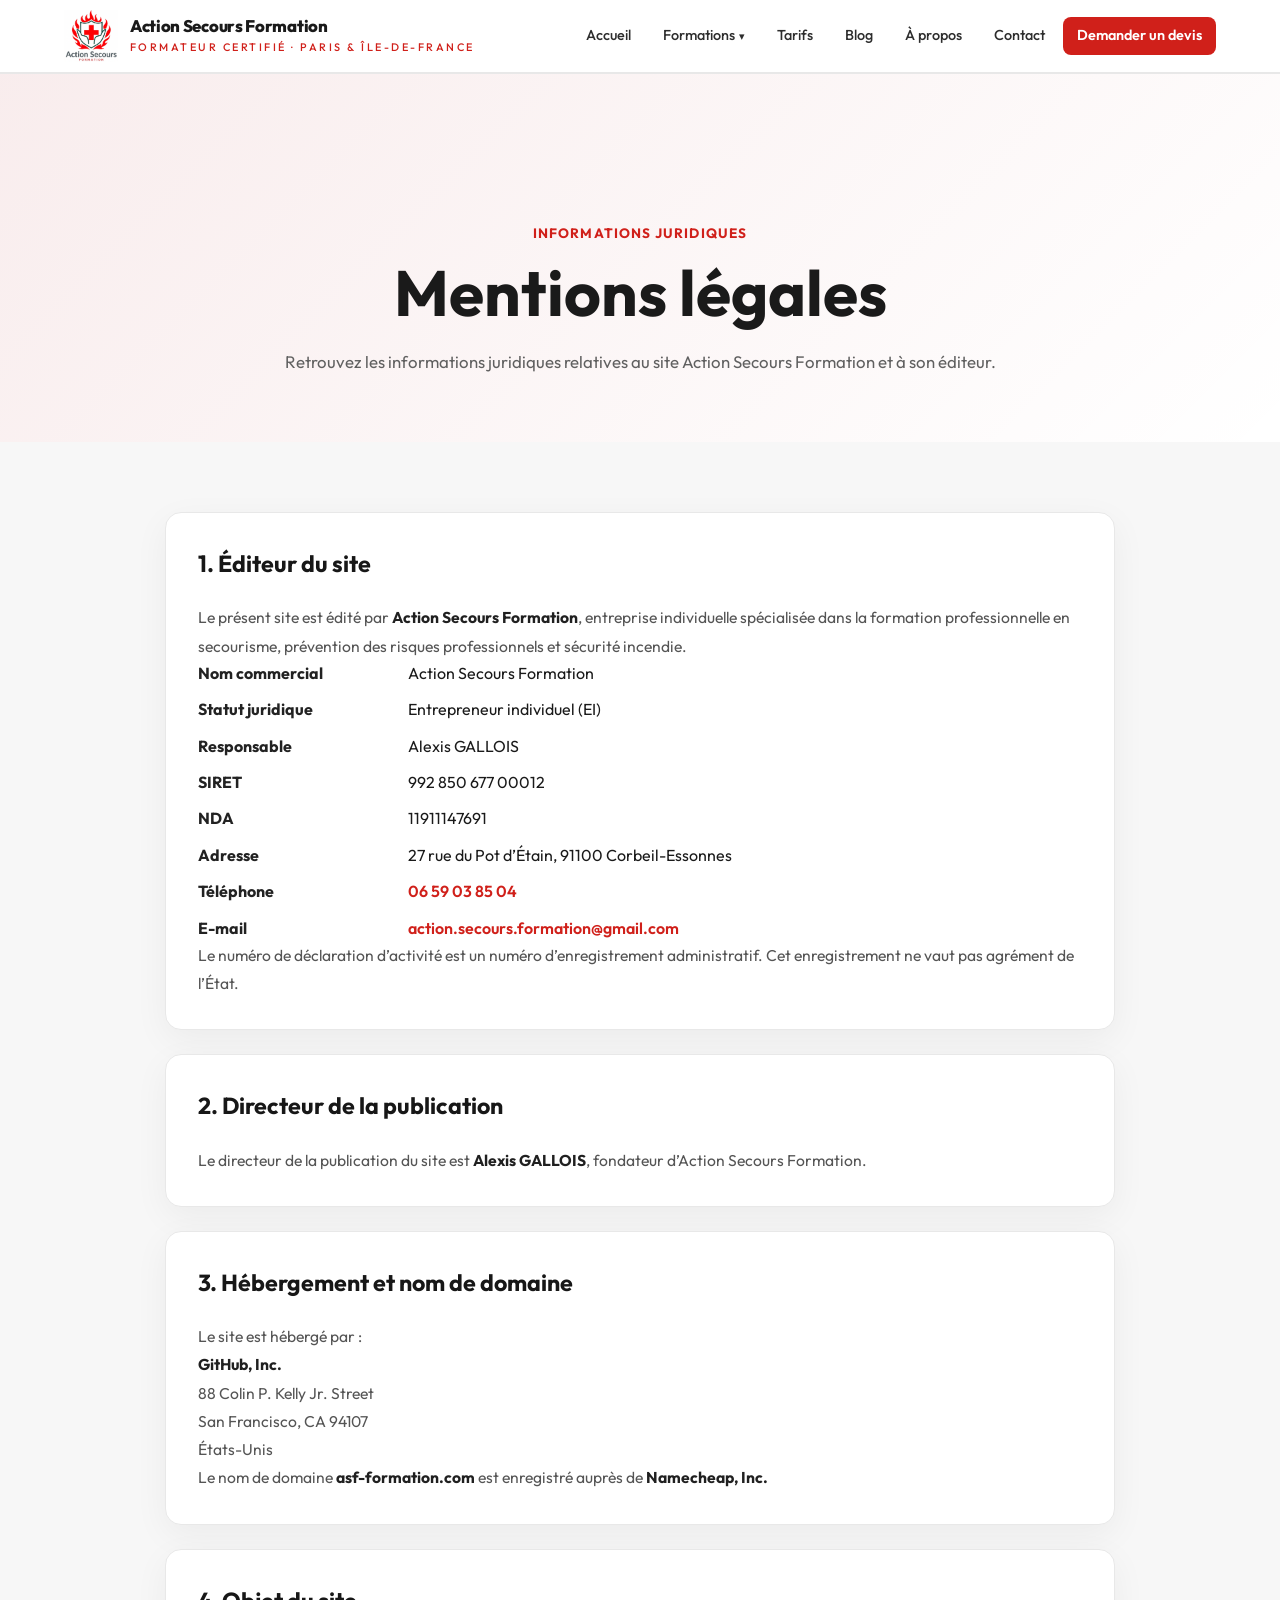
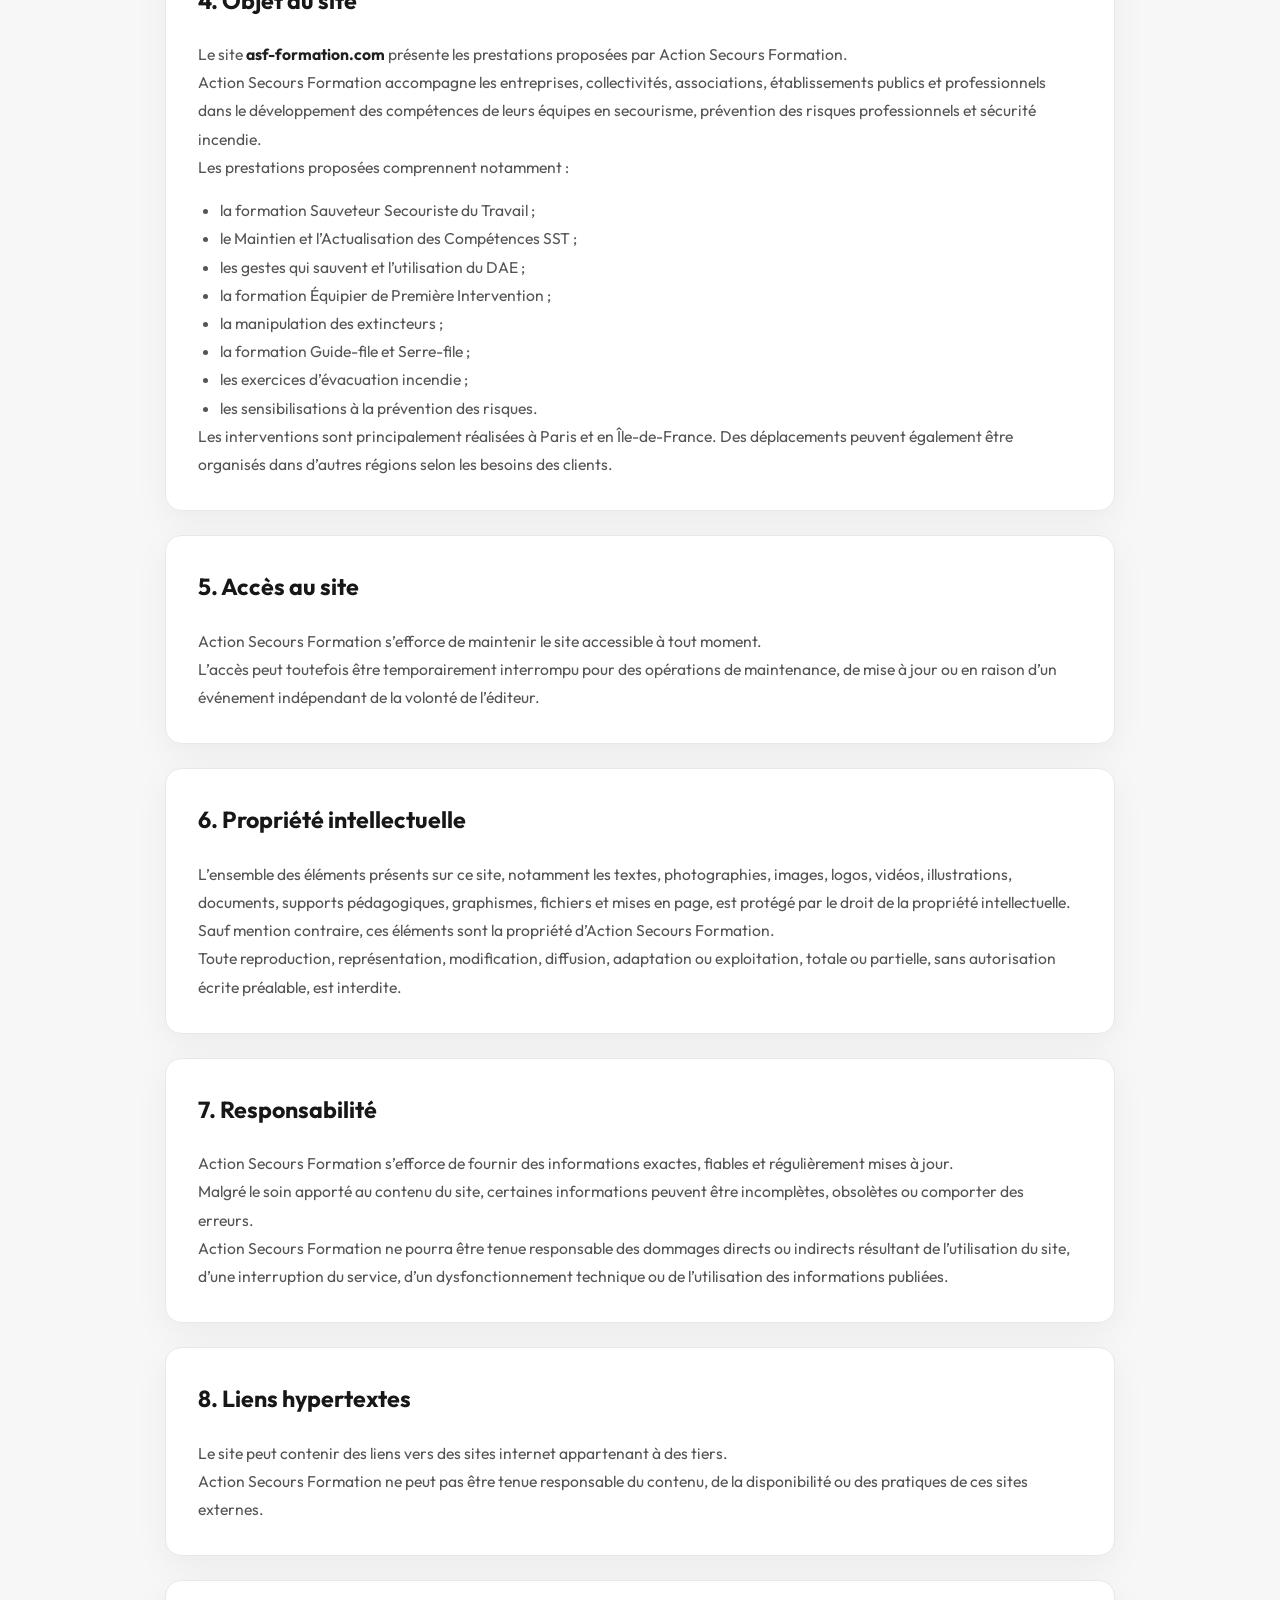
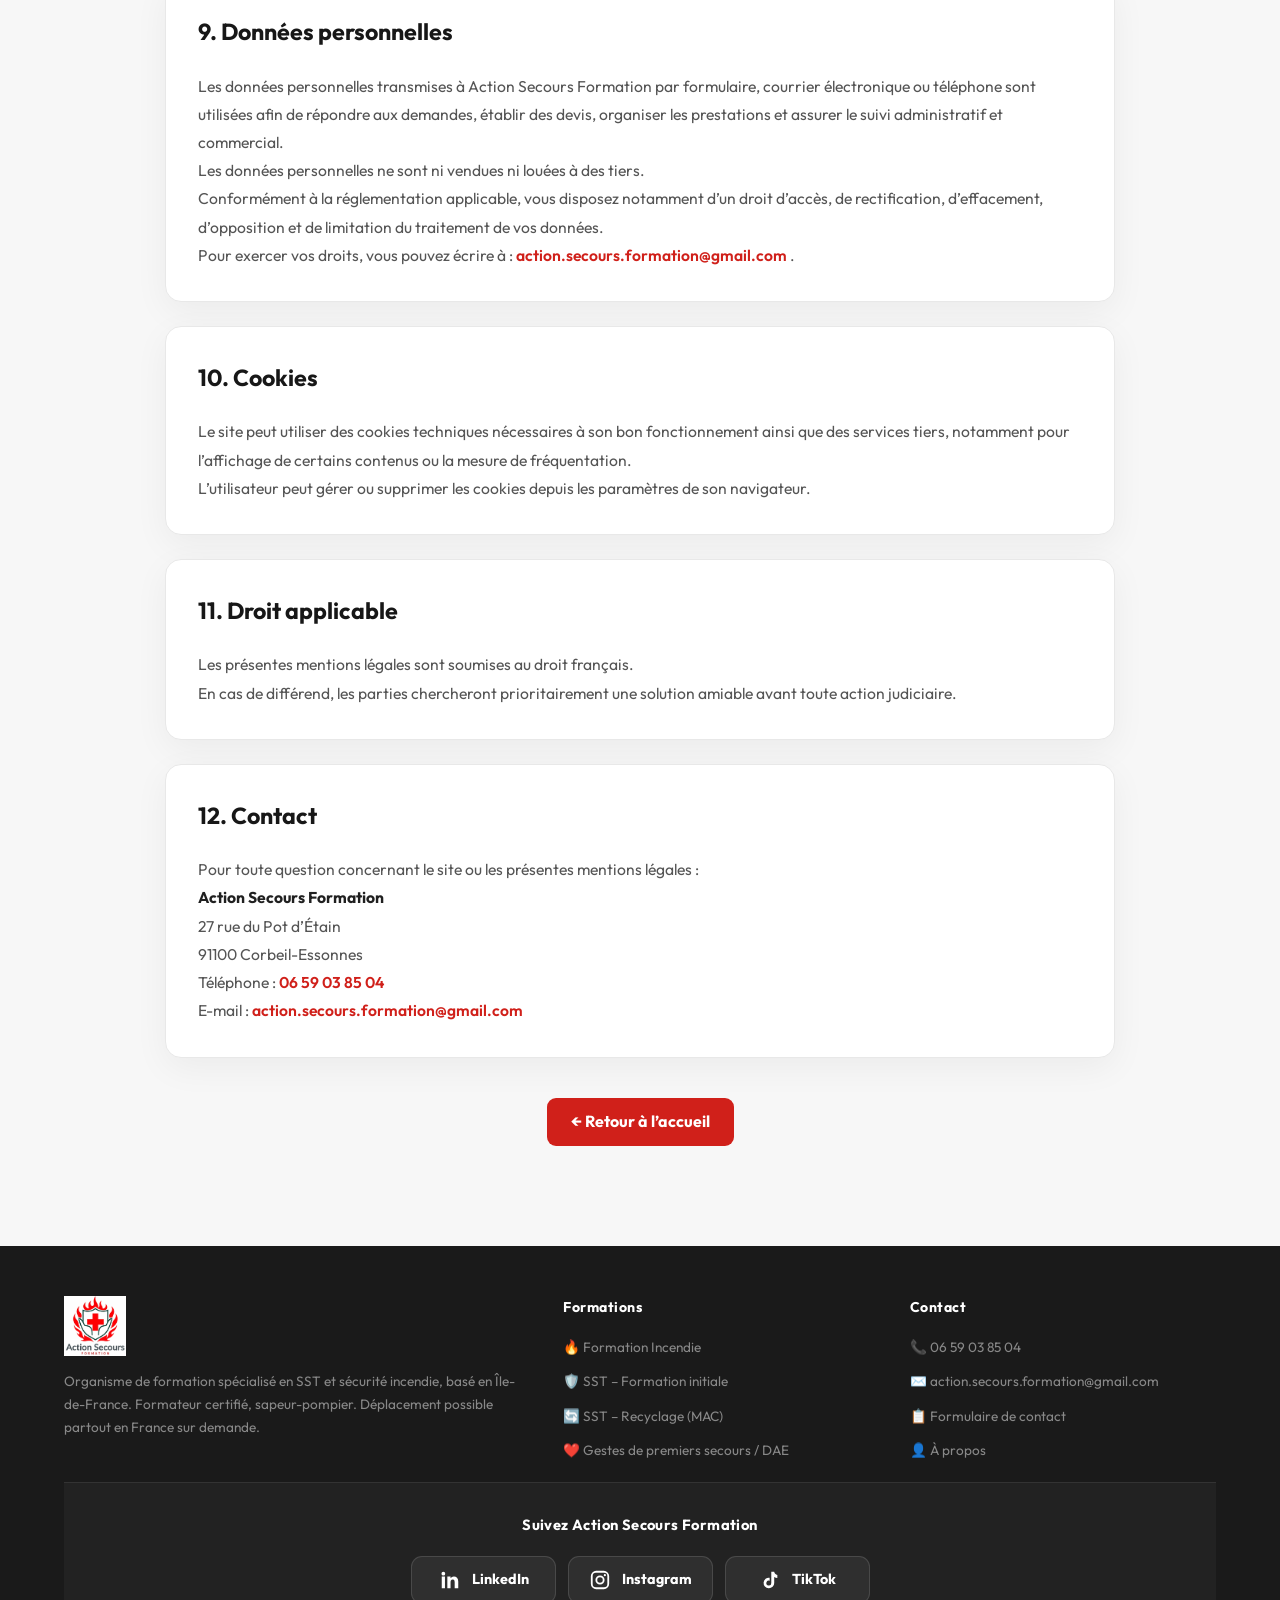
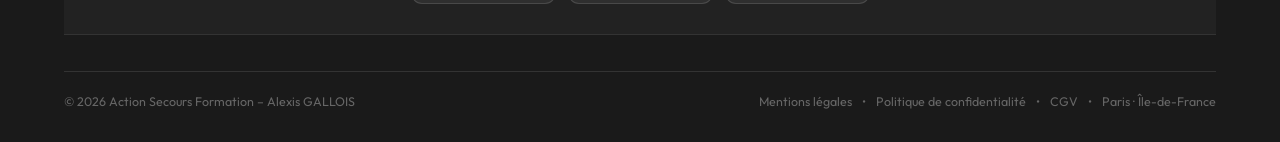
<file: mentions-legales.html>
<!DOCTYPE html>
<html lang="fr">
<head>
  <meta charset="UTF-8">

  <meta
    name="viewport"
    content="width=device-width, initial-scale=1.0"
  >

  <title>Mentions légales | Action Secours Formation</title>

  <meta
    name="description"
    content="Consultez les mentions légales du site Action Secours Formation, organisme de formation en secourisme et sécurité incendie à Paris et en Île-de-France."
  >

  <link rel="canonical" href="https://asf-formation.com/mentions-legales.html">

  <link rel="stylesheet" href="_shared.css">

  <style>
    .legal-hero {
      padding: 145px 24px 65px;
      background:
        linear-gradient(
          135deg,
          rgba(173, 19, 25, 0.08),
          rgba(255, 255, 255, 0)
        );
      text-align: center;
    }

    .legal-hero-inner {
      width: min(900px, 100%);
      margin: 0 auto;
    }

    .legal-label {
      display: inline-block;
      margin-bottom: 14px;
      color: var(--rouge);
      font-size: 0.85rem;
      font-weight: 700;
      letter-spacing: 0.08em;
      text-transform: uppercase;
    }

    .legal-hero h1 {
      margin: 0 0 18px;
      font-size: clamp(2.2rem, 5vw, 4rem);
      line-height: 1.1;
    }

    .legal-hero p {
      max-width: 720px;
      margin: 0 auto;
      color: #606060;
      font-size: 1.05rem;
      line-height: 1.8;
    }

    .legal-section {
      padding: 70px 24px 100px;
      background: #f7f7f7;
    }

    .legal-container {
      width: min(950px, 100%);
      margin: 0 auto;
    }

    .legal-card {
      margin-bottom: 24px;
      padding: 32px;
      background: #ffffff;
      border: 1px solid #e8e8e8;
      border-radius: 16px;
      box-shadow: 0 10px 35px rgba(0, 0, 0, 0.05);
    }

    .legal-card h2 {
      margin: 0 0 20px;
      color: #171717;
      font-size: 1.45rem;
    }

    .legal-card p,
    .legal-card li {
      color: #555555;
      font-size: 0.98rem;
      line-height: 1.8;
    }

    .legal-card p:last-child {
      margin-bottom: 0;
    }

    .legal-card ul {
      margin: 15px 0 0;
      padding-left: 22px;
    }

    .legal-card strong {
      color: #202020;
    }

    .legal-card a {
      color: var(--rouge);
      font-weight: 600;
      text-decoration: none;
    }

    .legal-card a:hover {
      text-decoration: underline;
    }

    .legal-info {
      display: grid;
      grid-template-columns: 190px 1fr;
      gap: 10px 20px;
    }

    .legal-info span:nth-child(odd) {
      color: #222222;
      font-weight: 700;
    }

    .legal-back {
      display: flex;
      justify-content: center;
      margin-top: 40px;
    }

    .legal-back a {
      display: inline-flex;
      align-items: center;
      justify-content: center;
      min-height: 48px;
      padding: 0 24px;
      color: #ffffff;
      background: var(--rouge);
      border-radius: 9px;
      font-weight: 700;
      text-decoration: none;
      transition:
        transform 0.2s ease,
        box-shadow 0.2s ease;
    }

    .legal-back a:hover {
      transform: translateY(-2px);
      box-shadow: 0 10px 25px rgba(173, 19, 25, 0.22);
    }

    @media (max-width: 650px) {
      .legal-hero {
        padding: 120px 20px 50px;
      }

      .legal-section {
        padding: 45px 16px 70px;
      }

      .legal-card {
        padding: 24px 20px;
        border-radius: 12px;
      }

      .legal-info {
        grid-template-columns: 1fr;
        gap: 4px;
      }

      .legal-info span:nth-child(even) {
        margin-bottom: 14px;
      }
    }
  </style>
</head>

<body>

  <main>

    <section class="legal-hero">
      <div class="legal-hero-inner">

        <span class="legal-label">
          Informations juridiques
        </span>

        <h1>Mentions légales</h1>

        <p>
          Retrouvez les informations juridiques relatives au site
          Action Secours Formation et à son éditeur.
        </p>

      </div>
    </section>

    <section class="legal-section">

      <div class="legal-container">

        <article class="legal-card">

          <h2>1. Éditeur du site</h2>

          <p>
            Le présent site est édité par
            <strong>Action Secours Formation</strong>,
            entreprise individuelle spécialisée dans la formation
            professionnelle en secourisme, prévention des risques
            professionnels et sécurité incendie.
          </p>

          <div class="legal-info">

            <span>Nom commercial</span>
            <span>Action Secours Formation</span>

            <span>Statut juridique</span>
            <span>Entrepreneur individuel (EI)</span>

            <span>Responsable</span>
            <span>Alexis GALLOIS</span>

            <span>SIRET</span>
            <span>992 850 677 00012</span>

            <span>NDA</span>
            <span>11911147691</span>

            <span>Adresse</span>
            <span>
              27 rue du Pot d’Étain,
              91100 Corbeil-Essonnes
            </span>

            <span>Téléphone</span>
            <span>
              <a href="tel:0659038504">
                06 59 03 85 04
              </a>
            </span>

            <span>E-mail</span>
            <span>
              <a href="mailto:action.secours.formation@gmail.com">
                action.secours.formation@gmail.com
              </a>
            </span>

          </div>

          <p>
            Le numéro de déclaration d’activité est un numéro
            d’enregistrement administratif. Cet enregistrement ne
            vaut pas agrément de l’État.
          </p>

        </article>

        <article class="legal-card">

          <h2>2. Directeur de la publication</h2>

          <p>
            Le directeur de la publication du site est
            <strong>Alexis GALLOIS</strong>, fondateur
            d’Action Secours Formation.
          </p>

        </article>

        <article class="legal-card">

          <h2>3. Hébergement et nom de domaine</h2>

          <p>
            Le site est hébergé par :
          </p>

          <p>
            <strong>GitHub, Inc.</strong><br>
            88 Colin P. Kelly Jr. Street<br>
            San Francisco, CA 94107<br>
            États-Unis
          </p>

          <p>
            Le nom de domaine
            <strong>asf-formation.com</strong>
            est enregistré auprès de
            <strong>Namecheap, Inc.</strong>
          </p>

        </article>

        <article class="legal-card">

          <h2>4. Objet du site</h2>

          <p>
            Le site
            <strong>asf-formation.com</strong>
            présente les prestations proposées par
            Action Secours Formation.
          </p>

          <p>
            Action Secours Formation accompagne les entreprises,
            collectivités, associations, établissements publics
            et professionnels dans le développement des compétences
            de leurs équipes en secourisme, prévention des risques
            professionnels et sécurité incendie.
          </p>

          <p>
            Les prestations proposées comprennent notamment :
          </p>

          <ul>
            <li>
              la formation Sauveteur Secouriste du Travail ;
            </li>

            <li>
              le Maintien et l’Actualisation des Compétences SST ;
            </li>

            <li>
              les gestes qui sauvent et l’utilisation du DAE ;
            </li>

            <li>
              la formation Équipier de Première Intervention ;
            </li>

            <li>
              la manipulation des extincteurs ;
            </li>

            <li>
              la formation Guide-file et Serre-file ;
            </li>

            <li>
              les exercices d’évacuation incendie ;
            </li>

            <li>
              les sensibilisations à la prévention des risques.
            </li>
          </ul>

          <p>
            Les interventions sont principalement réalisées à
            Paris et en Île-de-France. Des déplacements peuvent
            également être organisés dans d’autres régions selon
            les besoins des clients.
          </p>

        </article>

        <article class="legal-card">

          <h2>5. Accès au site</h2>

          <p>
            Action Secours Formation s’efforce de maintenir le site
            accessible à tout moment.
          </p>

          <p>
            L’accès peut toutefois être temporairement interrompu
            pour des opérations de maintenance, de mise à jour ou
            en raison d’un événement indépendant de la volonté de
            l’éditeur.
          </p>

        </article>

        <article class="legal-card">

          <h2>6. Propriété intellectuelle</h2>

          <p>
            L’ensemble des éléments présents sur ce site, notamment
            les textes, photographies, images, logos, vidéos,
            illustrations, documents, supports pédagogiques,
            graphismes, fichiers et mises en page, est protégé par
            le droit de la propriété intellectuelle.
          </p>

          <p>
            Sauf mention contraire, ces éléments sont la propriété
            d’Action Secours Formation.
          </p>

          <p>
            Toute reproduction, représentation, modification,
            diffusion, adaptation ou exploitation, totale ou
            partielle, sans autorisation écrite préalable, est
            interdite.
          </p>

        </article>

        <article class="legal-card">

          <h2>7. Responsabilité</h2>

          <p>
            Action Secours Formation s’efforce de fournir des
            informations exactes, fiables et régulièrement mises
            à jour.
          </p>

          <p>
            Malgré le soin apporté au contenu du site, certaines
            informations peuvent être incomplètes, obsolètes ou
            comporter des erreurs.
          </p>

          <p>
            Action Secours Formation ne pourra être tenue responsable
            des dommages directs ou indirects résultant de
            l’utilisation du site, d’une interruption du service,
            d’un dysfonctionnement technique ou de l’utilisation
            des informations publiées.
          </p>

        </article>

        <article class="legal-card">

          <h2>8. Liens hypertextes</h2>

          <p>
            Le site peut contenir des liens vers des sites internet
            appartenant à des tiers.
          </p>

          <p>
            Action Secours Formation ne peut pas être tenue
            responsable du contenu, de la disponibilité ou des
            pratiques de ces sites externes.
          </p>

        </article>

        <article class="legal-card">

          <h2>9. Données personnelles</h2>

          <p>
            Les données personnelles transmises à Action Secours
            Formation par formulaire, courrier électronique ou
            téléphone sont utilisées afin de répondre aux demandes,
            établir des devis, organiser les prestations et assurer
            le suivi administratif et commercial.
          </p>

          <p>
            Les données personnelles ne sont ni vendues ni louées
            à des tiers.
          </p>

          <p>
            Conformément à la réglementation applicable, vous
            disposez notamment d’un droit d’accès, de rectification,
            d’effacement, d’opposition et de limitation du traitement
            de vos données.
          </p>

          <p>
            Pour exercer vos droits, vous pouvez écrire à :
            <a href="mailto:action.secours.formation@gmail.com">
              action.secours.formation@gmail.com
            </a>.
          </p>

        </article>

        <article class="legal-card">

          <h2>10. Cookies</h2>

          <p>
            Le site peut utiliser des cookies techniques nécessaires
            à son bon fonctionnement ainsi que des services tiers,
            notamment pour l’affichage de certains contenus ou la
            mesure de fréquentation.
          </p>

          <p>
            L’utilisateur peut gérer ou supprimer les cookies depuis
            les paramètres de son navigateur.
          </p>

        </article>

        <article class="legal-card">

          <h2>11. Droit applicable</h2>

          <p>
            Les présentes mentions légales sont soumises au droit
            français.
          </p>

          <p>
            En cas de différend, les parties chercheront
            prioritairement une solution amiable avant toute action
            judiciaire.
          </p>

        </article>

        <article class="legal-card">

          <h2>12. Contact</h2>

          <p>
            Pour toute question concernant le site ou les présentes
            mentions légales :
          </p>

          <p>
            <strong>Action Secours Formation</strong><br>
            27 rue du Pot d’Étain<br>
            91100 Corbeil-Essonnes
          </p>

          <p>
            Téléphone :
            <a href="tel:0659038504">
              06 59 03 85 04
            </a>
          </p>

          <p>
            E-mail :
            <a href="mailto:action.secours.formation@gmail.com">
              action.secours.formation@gmail.com
            </a>
          </p>

        </article>

        <div class="legal-back">
          <a href="index.html">
            ← Retour à l’accueil
          </a>
        </div>

      </div>

    </section>

  </main>

  <script src="_shared.js"></script>

</body>
</html>
</file>
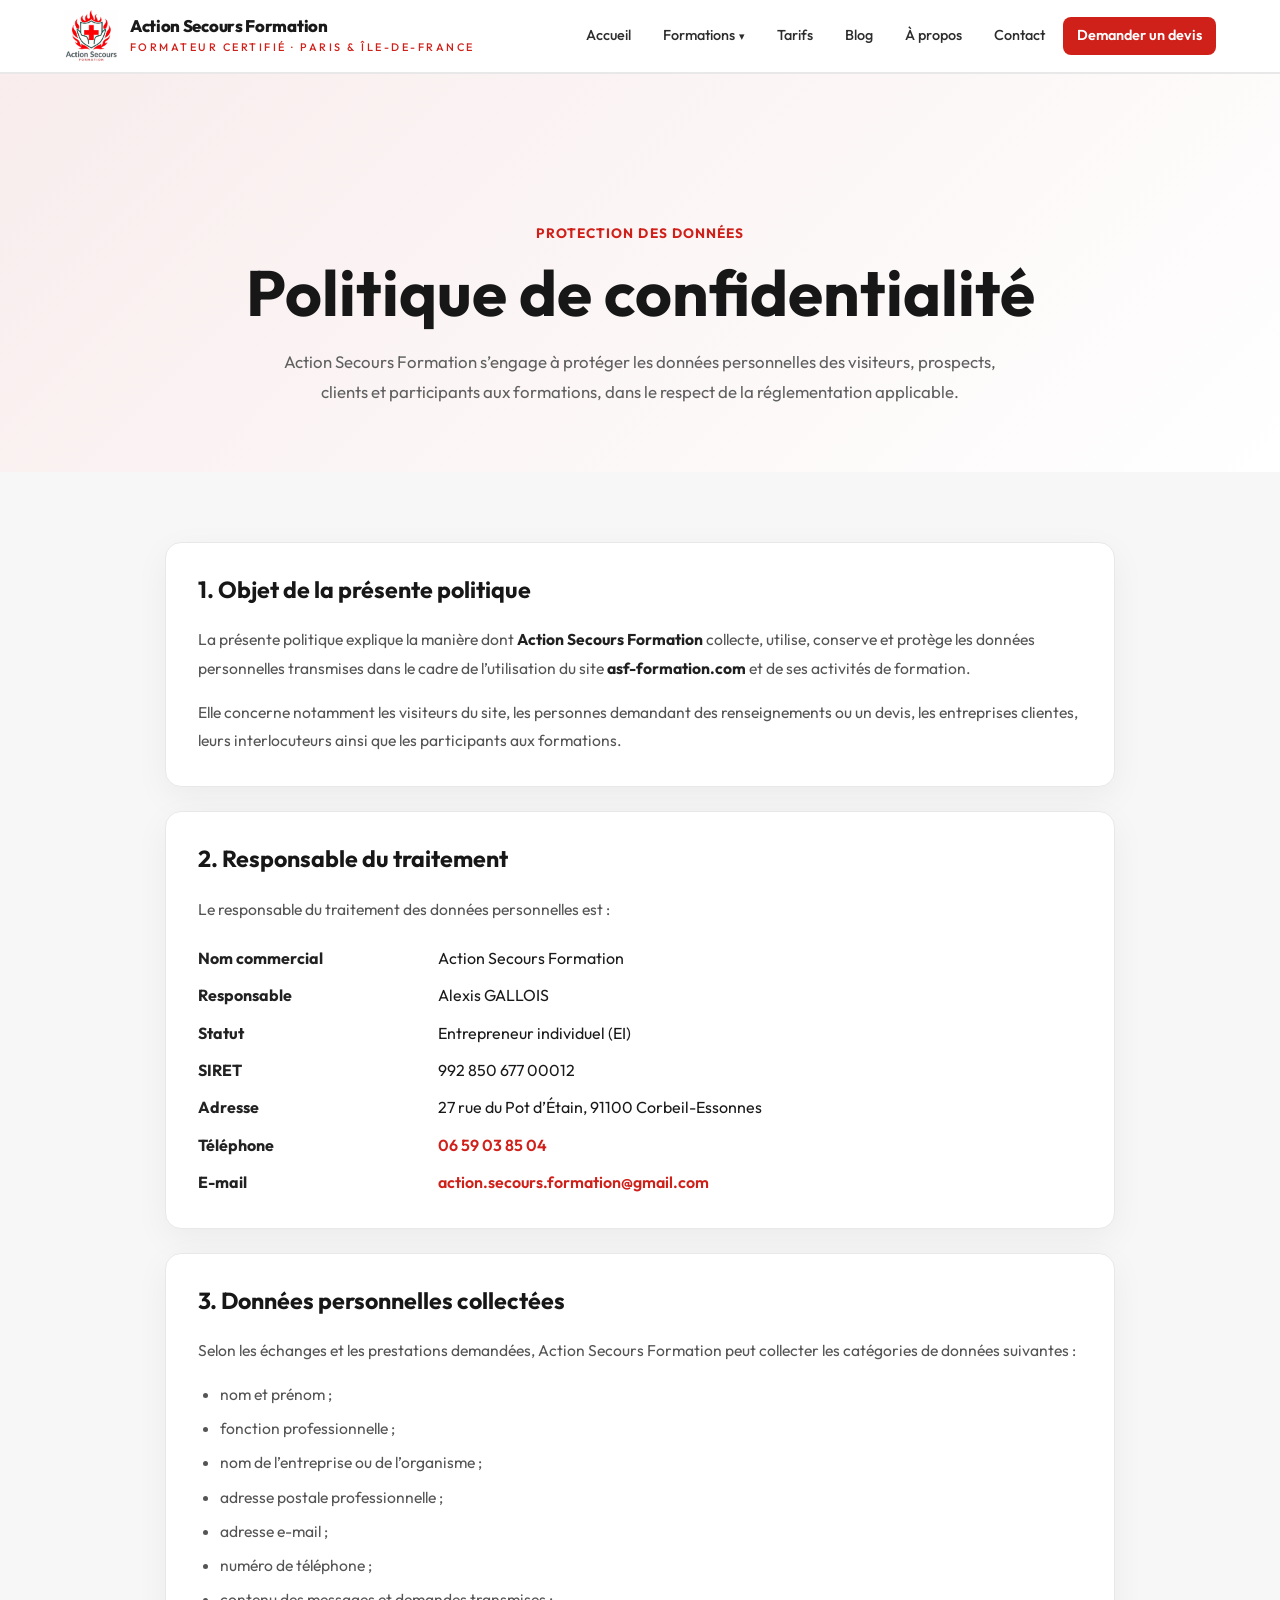
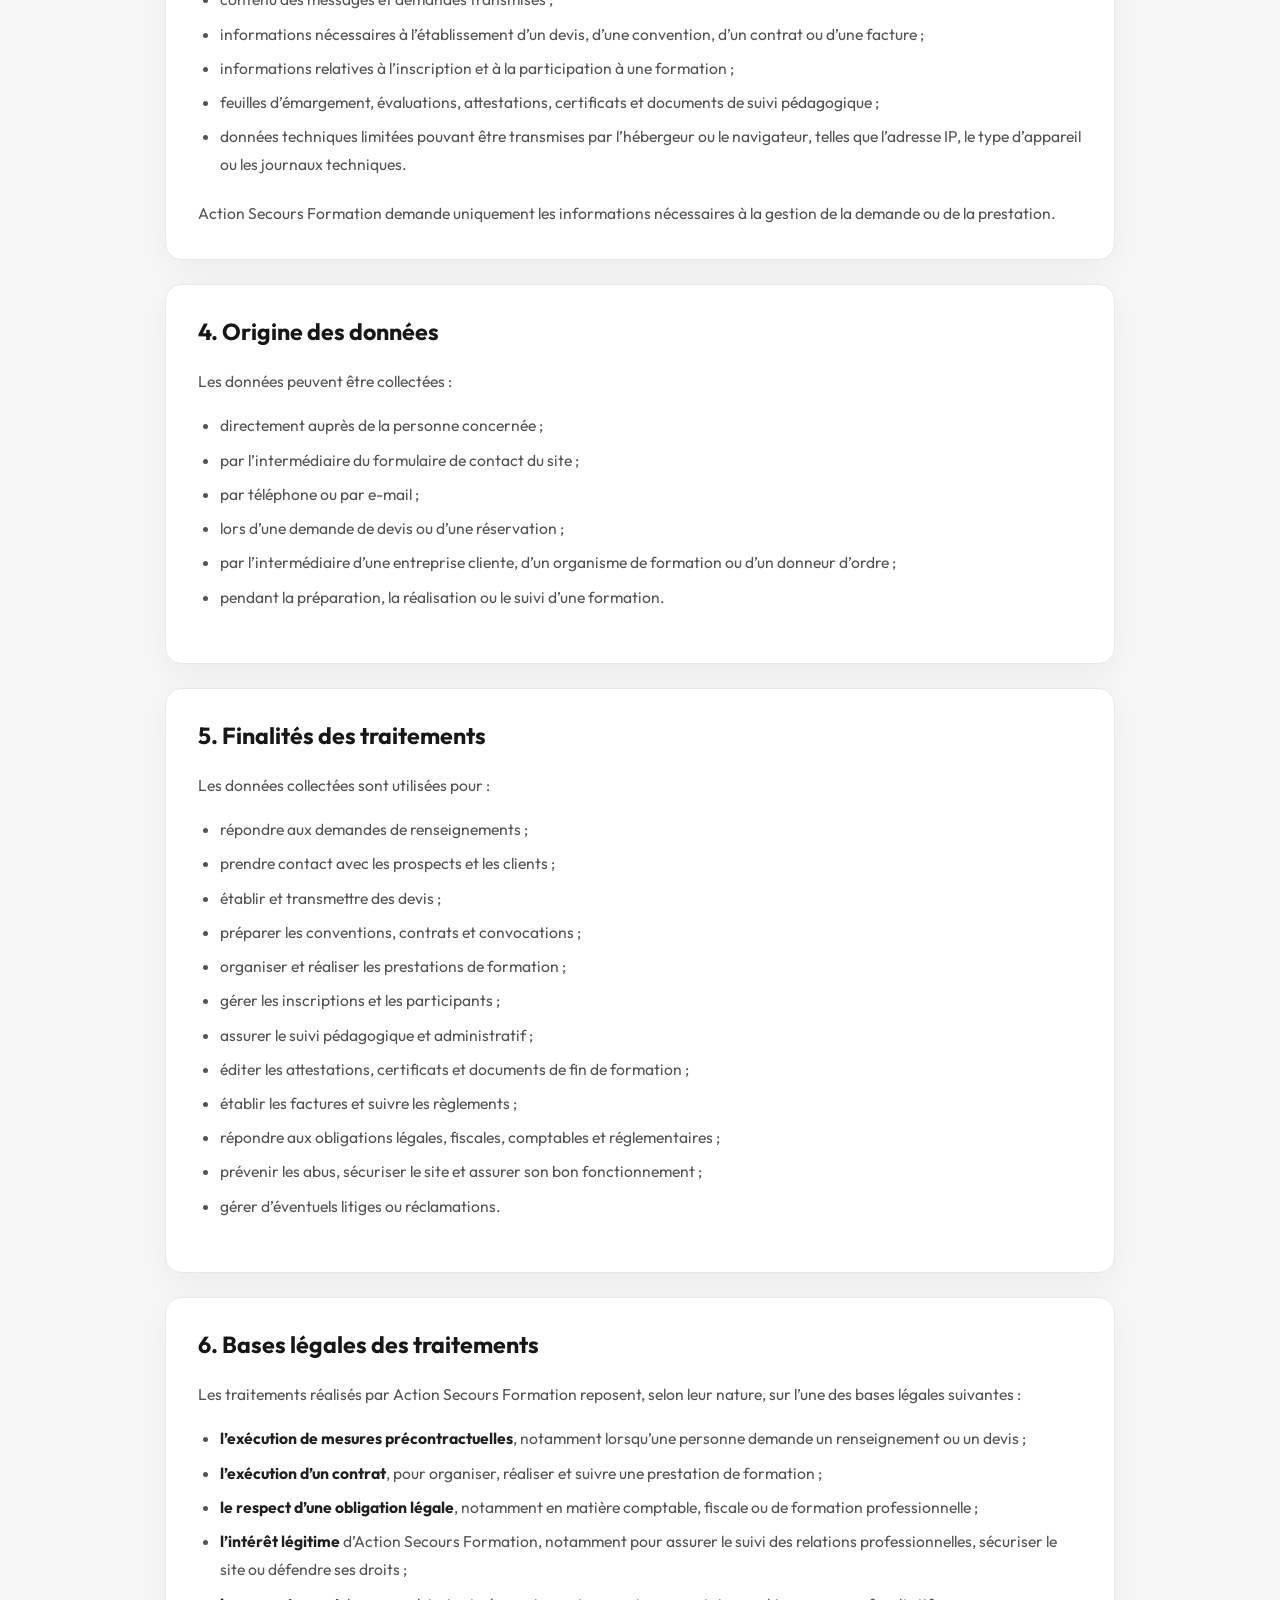
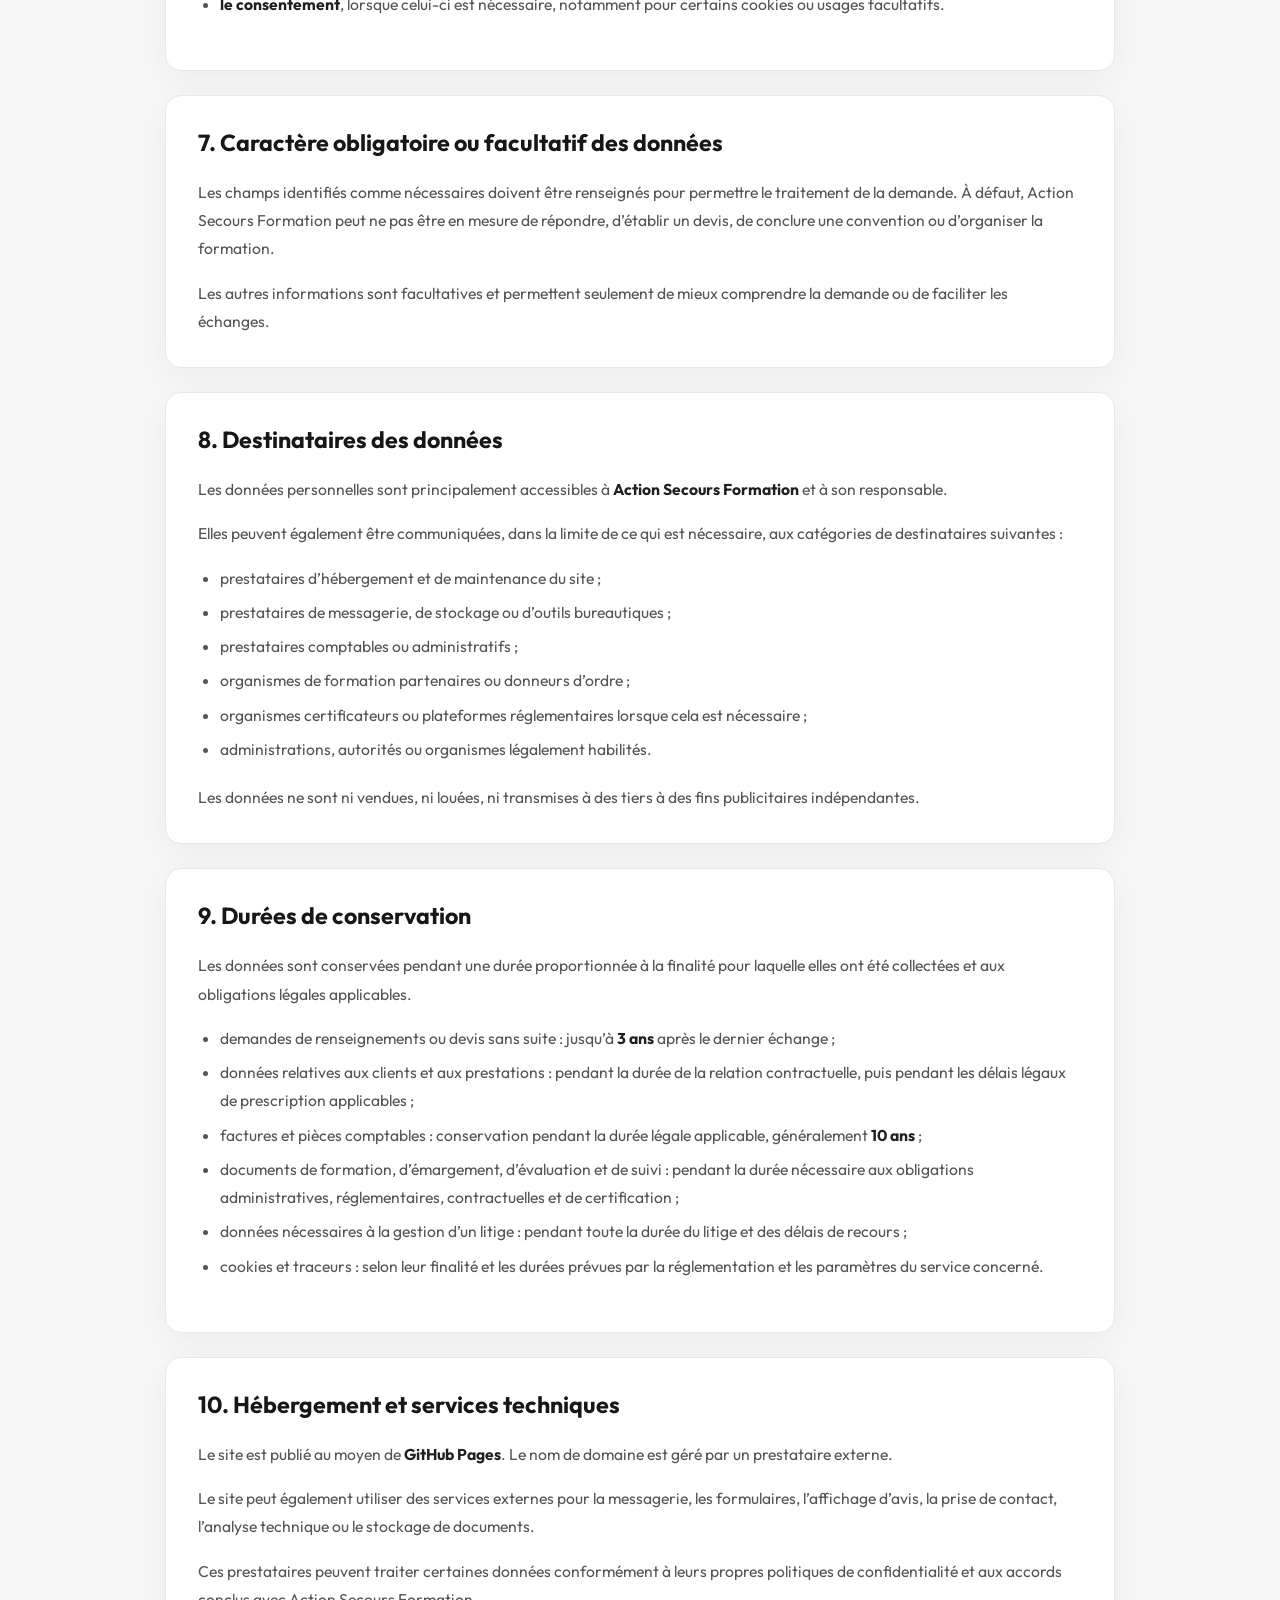
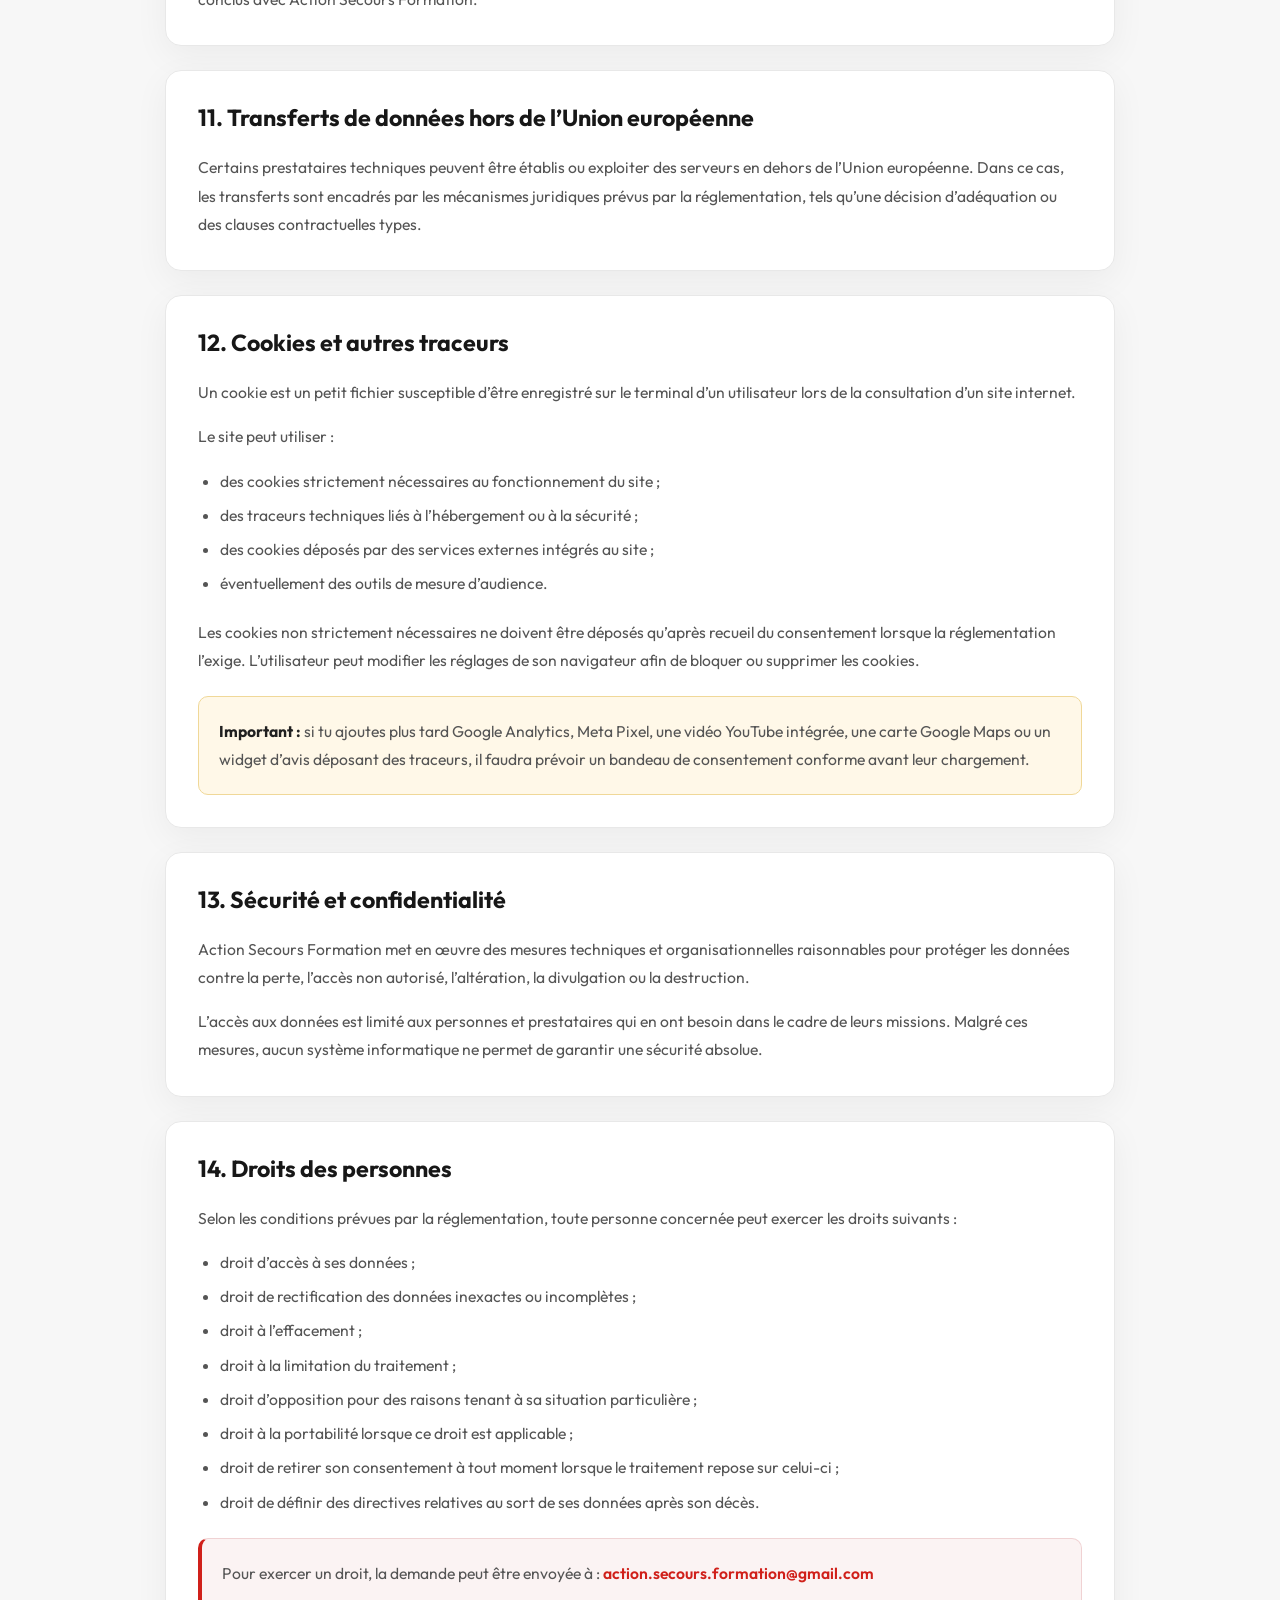
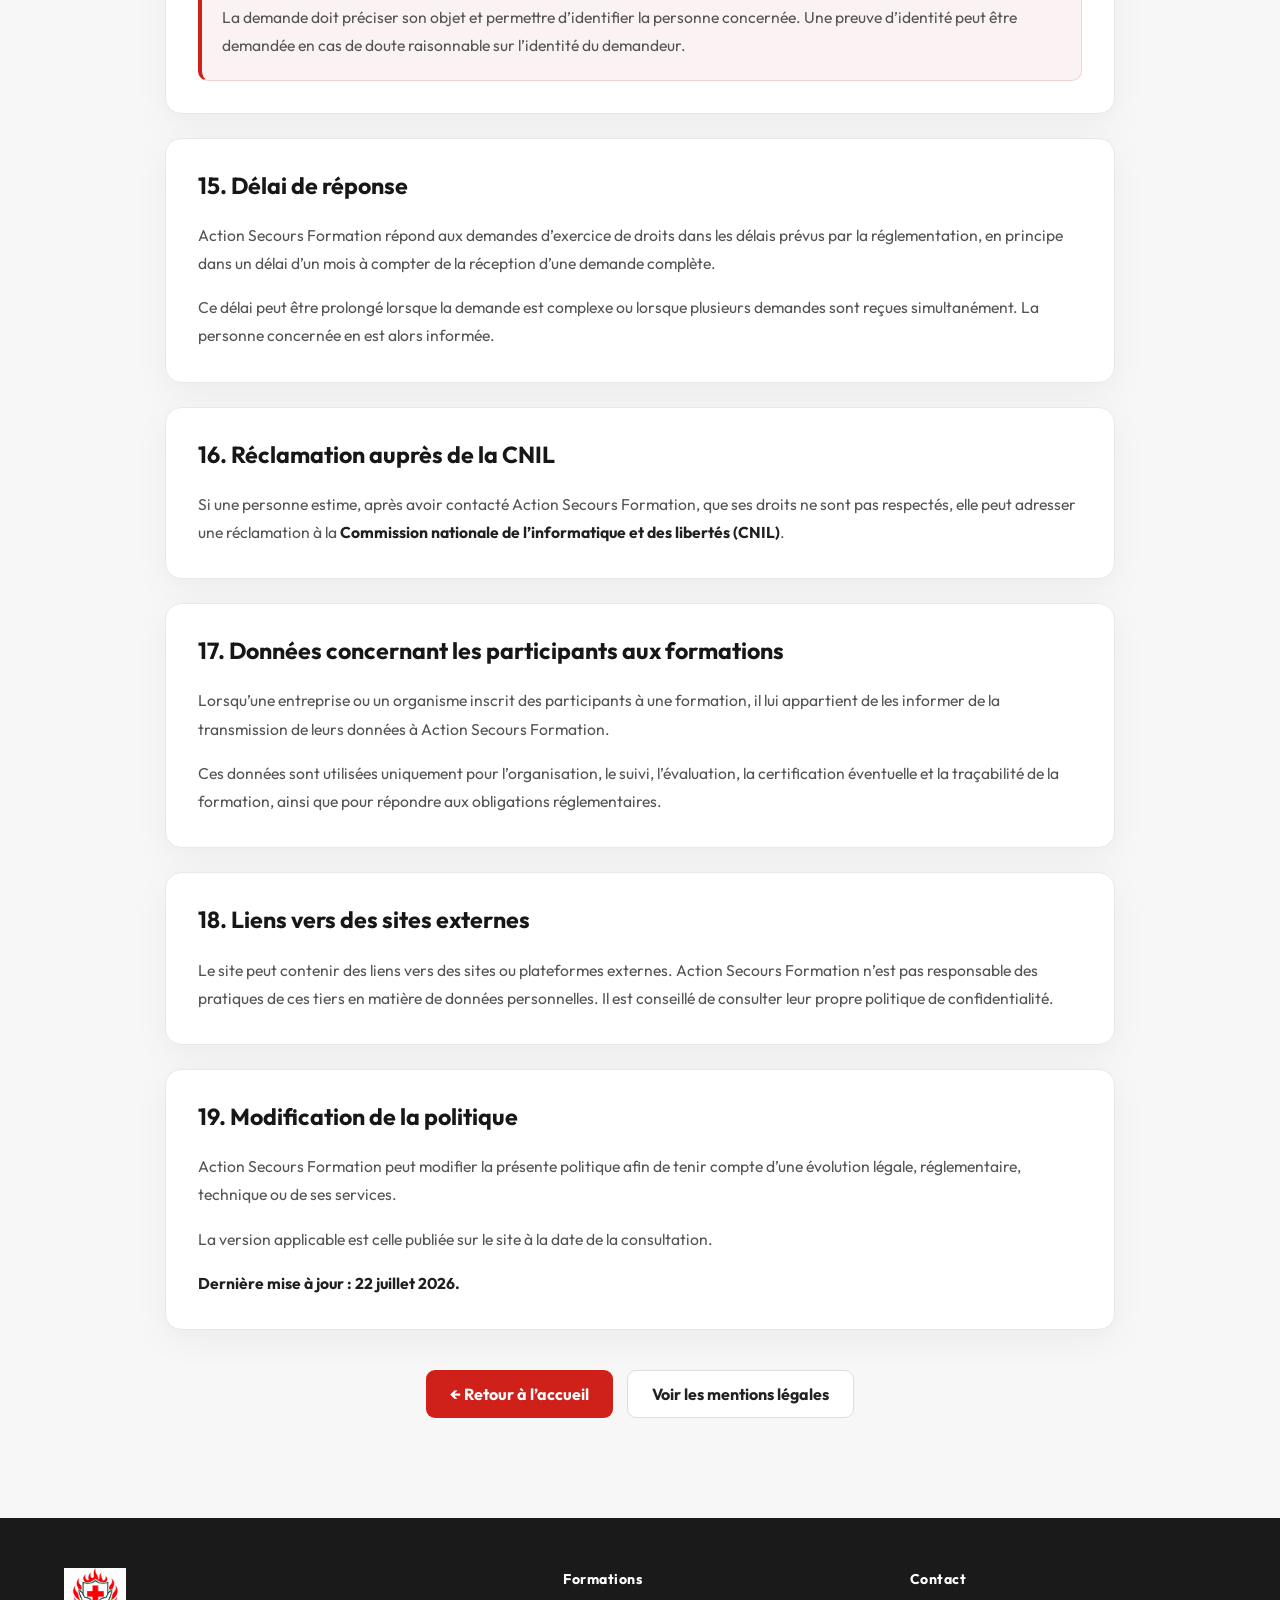
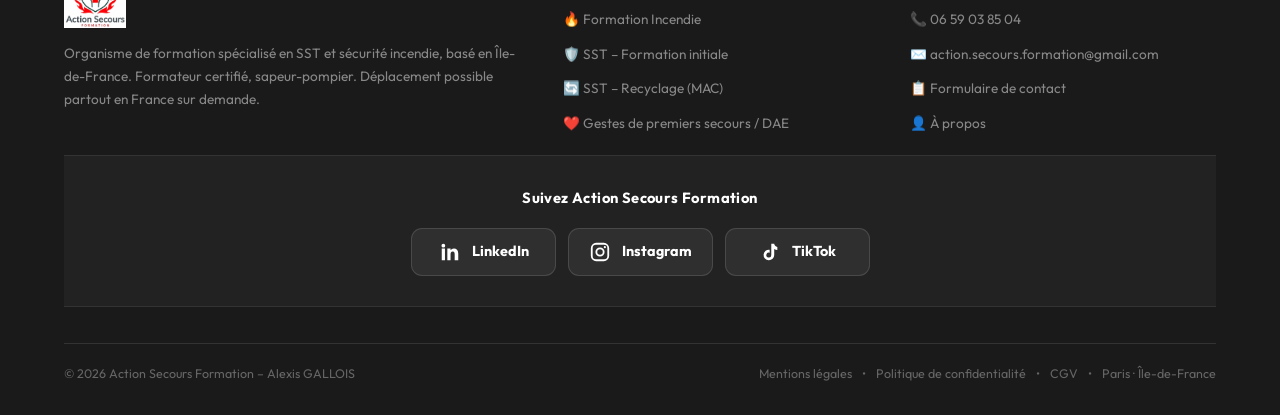
<file: politique-confidentialite.html>
<!DOCTYPE html>
<html lang="fr">
<head>
  <meta charset="UTF-8">
  <meta name="viewport" content="width=device-width, initial-scale=1.0">

  <title>Politique de confidentialité | Action Secours Formation</title>
  <meta name="description" content="Politique de confidentialité et protection des données personnelles d’Action Secours Formation, organisme de formation à Paris et en Île-de-France.">
  <meta name="robots" content="index, follow">

  <link rel="canonical" href="https://asf-formation.com/politique-confidentialite.html">
  <link rel="icon" type="image/png" href="logo.png">
  <link rel="stylesheet" href="_shared.css">

  <style>
    .privacy-hero {
      padding: 145px 24px 65px;
      background: linear-gradient(135deg, rgba(173, 19, 25, 0.08), rgba(255, 255, 255, 0));
      text-align: center;
    }

    .privacy-hero-inner {
      width: min(900px, 100%);
      margin: 0 auto;
    }

    .privacy-label {
      display: inline-block;
      margin-bottom: 14px;
      color: var(--rouge);
      font-size: 0.85rem;
      font-weight: 700;
      letter-spacing: 0.08em;
      text-transform: uppercase;
    }

    .privacy-hero h1 {
      margin: 0 0 18px;
      color: #171717;
      font-size: clamp(2.2rem, 5vw, 4rem);
      line-height: 1.1;
    }

    .privacy-hero p {
      max-width: 760px;
      margin: 0 auto;
      color: #606060;
      font-size: 1.05rem;
      line-height: 1.8;
    }

    .privacy-section {
      padding: 70px 24px 100px;
      background: #f7f7f7;
    }

    .privacy-container {
      width: min(950px, 100%);
      margin: 0 auto;
    }

    .privacy-card {
      margin-bottom: 24px;
      padding: 32px;
      background: #ffffff;
      border: 1px solid #e8e8e8;
      border-radius: 16px;
      box-shadow: 0 10px 35px rgba(0, 0, 0, 0.05);
    }

    .privacy-card h2 {
      margin: 0 0 20px;
      color: #171717;
      font-size: 1.45rem;
      line-height: 1.3;
    }

    .privacy-card h3 {
      margin: 26px 0 12px;
      color: #252525;
      font-size: 1.08rem;
    }

    .privacy-card p,
    .privacy-card li {
      color: #555555;
      font-size: 0.98rem;
      line-height: 1.8;
    }

    .privacy-card p {
      margin: 0 0 16px;
    }

    .privacy-card p:last-child {
      margin-bottom: 0;
    }

    .privacy-card ul {
      margin: 14px 0 20px;
      padding-left: 22px;
    }

    .privacy-card li + li {
      margin-top: 6px;
    }

    .privacy-card strong {
      color: #202020;
    }

    .privacy-card a {
      color: var(--rouge);
      font-weight: 600;
      text-decoration: none;
      overflow-wrap: anywhere;
    }

    .privacy-card a:hover {
      text-decoration: underline;
    }

    .privacy-info {
      display: grid;
      grid-template-columns: 220px 1fr;
      gap: 11px 20px;
      margin-top: 22px;
    }

    .privacy-info span:nth-child(odd) {
      color: #222222;
      font-weight: 700;
    }

    .privacy-note {
      margin-top: 22px;
      padding: 20px;
      background: rgba(173, 19, 25, 0.05);
      border: 1px solid rgba(173, 19, 25, 0.14);
      border-left: 4px solid var(--rouge);
      border-radius: 10px;
    }

    .privacy-warning {
      margin-top: 22px;
      padding: 20px;
      background: #fff8e8;
      border: 1px solid #f0d898;
      border-radius: 10px;
    }

    .privacy-back {
      display: flex;
      justify-content: center;
      gap: 14px;
      margin-top: 40px;
      flex-wrap: wrap;
    }

    .privacy-back a {
      display: inline-flex;
      align-items: center;
      justify-content: center;
      min-height: 48px;
      padding: 0 24px;
      border-radius: 9px;
      font-weight: 700;
      text-align: center;
      text-decoration: none;
      transition: transform 0.2s ease, box-shadow 0.2s ease;
    }

    .privacy-back .primary-link {
      color: #ffffff;
      background: var(--rouge);
    }

    .privacy-back .secondary-link {
      color: #222222;
      background: #ffffff;
      border: 1px solid #dddddd;
    }

    .privacy-back a:hover {
      transform: translateY(-2px);
      box-shadow: 0 10px 25px rgba(0, 0, 0, 0.10);
    }

    @media (max-width: 700px) {
      .privacy-hero {
        padding: 120px 20px 50px;
      }

      .privacy-section {
        padding: 45px 16px 70px;
      }

      .privacy-card {
        padding: 24px 20px;
        border-radius: 12px;
      }

      .privacy-info {
        grid-template-columns: 1fr;
        gap: 4px;
      }

      .privacy-info span:nth-child(even) {
        margin-bottom: 14px;
      }
    }
  </style>
</head>

<body>

  <main>

    <section class="privacy-hero">
      <div class="privacy-hero-inner">

        <span class="privacy-label">Protection des données</span>

        <h1>Politique de confidentialité</h1>

        <p>
          Action Secours Formation s’engage à protéger les données
          personnelles des visiteurs, prospects, clients et participants
          aux formations, dans le respect de la réglementation applicable.
        </p>

      </div>
    </section>

    <section class="privacy-section">
      <div class="privacy-container">

        <article class="privacy-card">
          <h2>1. Objet de la présente politique</h2>

          <p>
            La présente politique explique la manière dont
            <strong>Action Secours Formation</strong> collecte, utilise,
            conserve et protège les données personnelles transmises dans
            le cadre de l’utilisation du site
            <strong>asf-formation.com</strong> et de ses activités de formation.
          </p>

          <p>
            Elle concerne notamment les visiteurs du site, les personnes
            demandant des renseignements ou un devis, les entreprises clientes,
            leurs interlocuteurs ainsi que les participants aux formations.
          </p>
        </article>

        <article class="privacy-card">
          <h2>2. Responsable du traitement</h2>

          <p>
            Le responsable du traitement des données personnelles est :
          </p>

          <div class="privacy-info">
            <span>Nom commercial</span>
            <span>Action Secours Formation</span>

            <span>Responsable</span>
            <span>Alexis GALLOIS</span>

            <span>Statut</span>
            <span>Entrepreneur individuel (EI)</span>

            <span>SIRET</span>
            <span>992 850 677 00012</span>

            <span>Adresse</span>
            <span>27 rue du Pot d’Étain, 91100 Corbeil-Essonnes</span>

            <span>Téléphone</span>
            <span><a href="tel:0659038504">06 59 03 85 04</a></span>

            <span>E-mail</span>
            <span>
              <a href="mailto:action.secours.formation@gmail.com">
                action.secours.formation@gmail.com
              </a>
            </span>
          </div>
        </article>

        <article class="privacy-card">
          <h2>3. Données personnelles collectées</h2>

          <p>
            Selon les échanges et les prestations demandées, Action Secours
            Formation peut collecter les catégories de données suivantes :
          </p>

          <ul>
            <li>nom et prénom ;</li>
            <li>fonction professionnelle ;</li>
            <li>nom de l’entreprise ou de l’organisme ;</li>
            <li>adresse postale professionnelle ;</li>
            <li>adresse e-mail ;</li>
            <li>numéro de téléphone ;</li>
            <li>contenu des messages et demandes transmises ;</li>
            <li>informations nécessaires à l’établissement d’un devis, d’une convention, d’un contrat ou d’une facture ;</li>
            <li>informations relatives à l’inscription et à la participation à une formation ;</li>
            <li>feuilles d’émargement, évaluations, attestations, certificats et documents de suivi pédagogique ;</li>
            <li>données techniques limitées pouvant être transmises par l’hébergeur ou le navigateur, telles que l’adresse IP, le type d’appareil ou les journaux techniques.</li>
          </ul>

          <p>
            Action Secours Formation demande uniquement les informations
            nécessaires à la gestion de la demande ou de la prestation.
          </p>
        </article>

        <article class="privacy-card">
          <h2>4. Origine des données</h2>

          <p>Les données peuvent être collectées :</p>

          <ul>
            <li>directement auprès de la personne concernée ;</li>
            <li>par l’intermédiaire du formulaire de contact du site ;</li>
            <li>par téléphone ou par e-mail ;</li>
            <li>lors d’une demande de devis ou d’une réservation ;</li>
            <li>par l’intermédiaire d’une entreprise cliente, d’un organisme de formation ou d’un donneur d’ordre ;</li>
            <li>pendant la préparation, la réalisation ou le suivi d’une formation.</li>
          </ul>
        </article>

        <article class="privacy-card">
          <h2>5. Finalités des traitements</h2>

          <p>Les données collectées sont utilisées pour :</p>

          <ul>
            <li>répondre aux demandes de renseignements ;</li>
            <li>prendre contact avec les prospects et les clients ;</li>
            <li>établir et transmettre des devis ;</li>
            <li>préparer les conventions, contrats et convocations ;</li>
            <li>organiser et réaliser les prestations de formation ;</li>
            <li>gérer les inscriptions et les participants ;</li>
            <li>assurer le suivi pédagogique et administratif ;</li>
            <li>éditer les attestations, certificats et documents de fin de formation ;</li>
            <li>établir les factures et suivre les règlements ;</li>
            <li>répondre aux obligations légales, fiscales, comptables et réglementaires ;</li>
            <li>prévenir les abus, sécuriser le site et assurer son bon fonctionnement ;</li>
            <li>gérer d’éventuels litiges ou réclamations.</li>
          </ul>
        </article>

        <article class="privacy-card">
          <h2>6. Bases légales des traitements</h2>

          <p>
            Les traitements réalisés par Action Secours Formation reposent,
            selon leur nature, sur l’une des bases légales suivantes :
          </p>

          <ul>
            <li>
              <strong>l’exécution de mesures précontractuelles</strong>,
              notamment lorsqu’une personne demande un renseignement ou un devis ;
            </li>
            <li>
              <strong>l’exécution d’un contrat</strong>, pour organiser,
              réaliser et suivre une prestation de formation ;
            </li>
            <li>
              <strong>le respect d’une obligation légale</strong>, notamment
              en matière comptable, fiscale ou de formation professionnelle ;
            </li>
            <li>
              <strong>l’intérêt légitime</strong> d’Action Secours Formation,
              notamment pour assurer le suivi des relations professionnelles,
              sécuriser le site ou défendre ses droits ;
            </li>
            <li>
              <strong>le consentement</strong>, lorsque celui-ci est nécessaire,
              notamment pour certains cookies ou usages facultatifs.
            </li>
          </ul>
        </article>

        <article class="privacy-card">
          <h2>7. Caractère obligatoire ou facultatif des données</h2>

          <p>
            Les champs identifiés comme nécessaires doivent être renseignés
            pour permettre le traitement de la demande. À défaut, Action Secours
            Formation peut ne pas être en mesure de répondre, d’établir un devis,
            de conclure une convention ou d’organiser la formation.
          </p>

          <p>
            Les autres informations sont facultatives et permettent seulement
            de mieux comprendre la demande ou de faciliter les échanges.
          </p>
        </article>

        <article class="privacy-card">
          <h2>8. Destinataires des données</h2>

          <p>
            Les données personnelles sont principalement accessibles à
            <strong>Action Secours Formation</strong> et à son responsable.
          </p>

          <p>
            Elles peuvent également être communiquées, dans la limite de ce qui
            est nécessaire, aux catégories de destinataires suivantes :
          </p>

          <ul>
            <li>prestataires d’hébergement et de maintenance du site ;</li>
            <li>prestataires de messagerie, de stockage ou d’outils bureautiques ;</li>
            <li>prestataires comptables ou administratifs ;</li>
            <li>organismes de formation partenaires ou donneurs d’ordre ;</li>
            <li>organismes certificateurs ou plateformes réglementaires lorsque cela est nécessaire ;</li>
            <li>administrations, autorités ou organismes légalement habilités.</li>
          </ul>

          <p>
            Les données ne sont ni vendues, ni louées, ni transmises à des tiers
            à des fins publicitaires indépendantes.
          </p>
        </article>

        <article class="privacy-card">
          <h2>9. Durées de conservation</h2>

          <p>
            Les données sont conservées pendant une durée proportionnée à la
            finalité pour laquelle elles ont été collectées et aux obligations
            légales applicables.
          </p>

          <ul>
            <li>
              demandes de renseignements ou devis sans suite : jusqu’à
              <strong>3 ans</strong> après le dernier échange ;
            </li>
            <li>
              données relatives aux clients et aux prestations : pendant la
              durée de la relation contractuelle, puis pendant les délais légaux
              de prescription applicables ;
            </li>
            <li>
              factures et pièces comptables : conservation pendant la durée
              légale applicable, généralement <strong>10 ans</strong> ;
            </li>
            <li>
              documents de formation, d’émargement, d’évaluation et de suivi :
              pendant la durée nécessaire aux obligations administratives,
              réglementaires, contractuelles et de certification ;
            </li>
            <li>
              données nécessaires à la gestion d’un litige : pendant toute la
              durée du litige et des délais de recours ;
            </li>
            <li>
              cookies et traceurs : selon leur finalité et les durées prévues par
              la réglementation et les paramètres du service concerné.
            </li>
          </ul>
        </article>

        <article class="privacy-card">
          <h2>10. Hébergement et services techniques</h2>

          <p>
            Le site est publié au moyen de <strong>GitHub Pages</strong>.
            Le nom de domaine est géré par un prestataire externe.
          </p>

          <p>
            Le site peut également utiliser des services externes pour la
            messagerie, les formulaires, l’affichage d’avis, la prise de contact,
            l’analyse technique ou le stockage de documents.
          </p>

          <p>
            Ces prestataires peuvent traiter certaines données conformément à
            leurs propres politiques de confidentialité et aux accords conclus
            avec Action Secours Formation.
          </p>
        </article>

        <article class="privacy-card">
          <h2>11. Transferts de données hors de l’Union européenne</h2>

          <p>
            Certains prestataires techniques peuvent être établis ou exploiter
            des serveurs en dehors de l’Union européenne. Dans ce cas, les
            transferts sont encadrés par les mécanismes juridiques prévus par la
            réglementation, tels qu’une décision d’adéquation ou des clauses
            contractuelles types.
          </p>
        </article>

        <article class="privacy-card">
          <h2>12. Cookies et autres traceurs</h2>

          <p>
            Un cookie est un petit fichier susceptible d’être enregistré sur le
            terminal d’un utilisateur lors de la consultation d’un site internet.
          </p>

          <p>
            Le site peut utiliser :
          </p>

          <ul>
            <li>des cookies strictement nécessaires au fonctionnement du site ;</li>
            <li>des traceurs techniques liés à l’hébergement ou à la sécurité ;</li>
            <li>des cookies déposés par des services externes intégrés au site ;</li>
            <li>éventuellement des outils de mesure d’audience.</li>
          </ul>

          <p>
            Les cookies non strictement nécessaires ne doivent être déposés
            qu’après recueil du consentement lorsque la réglementation l’exige.
            L’utilisateur peut modifier les réglages de son navigateur afin de
            bloquer ou supprimer les cookies.
          </p>

          <div class="privacy-warning">
            <p>
              <strong>Important :</strong> si tu ajoutes plus tard Google Analytics,
              Meta Pixel, une vidéo YouTube intégrée, une carte Google Maps ou un
              widget d’avis déposant des traceurs, il faudra prévoir un bandeau de
              consentement conforme avant leur chargement.
            </p>
          </div>
        </article>

        <article class="privacy-card">
          <h2>13. Sécurité et confidentialité</h2>

          <p>
            Action Secours Formation met en œuvre des mesures techniques et
            organisationnelles raisonnables pour protéger les données contre la
            perte, l’accès non autorisé, l’altération, la divulgation ou la
            destruction.
          </p>

          <p>
            L’accès aux données est limité aux personnes et prestataires qui en
            ont besoin dans le cadre de leurs missions. Malgré ces mesures, aucun
            système informatique ne permet de garantir une sécurité absolue.
          </p>
        </article>

        <article class="privacy-card">
          <h2>14. Droits des personnes</h2>

          <p>
            Selon les conditions prévues par la réglementation, toute personne
            concernée peut exercer les droits suivants :
          </p>

          <ul>
            <li>droit d’accès à ses données ;</li>
            <li>droit de rectification des données inexactes ou incomplètes ;</li>
            <li>droit à l’effacement ;</li>
            <li>droit à la limitation du traitement ;</li>
            <li>droit d’opposition pour des raisons tenant à sa situation particulière ;</li>
            <li>droit à la portabilité lorsque ce droit est applicable ;</li>
            <li>droit de retirer son consentement à tout moment lorsque le traitement repose sur celui-ci ;</li>
            <li>droit de définir des directives relatives au sort de ses données après son décès.</li>
          </ul>

          <div class="privacy-note">
            <p>
              Pour exercer un droit, la demande peut être envoyée à :
              <a href="mailto:action.secours.formation@gmail.com">
                action.secours.formation@gmail.com
              </a>
            </p>

            <p>
              La demande doit préciser son objet et permettre d’identifier la
              personne concernée. Une preuve d’identité peut être demandée en cas
              de doute raisonnable sur l’identité du demandeur.
            </p>
          </div>
        </article>

        <article class="privacy-card">
          <h2>15. Délai de réponse</h2>

          <p>
            Action Secours Formation répond aux demandes d’exercice de droits
            dans les délais prévus par la réglementation, en principe dans un
            délai d’un mois à compter de la réception d’une demande complète.
          </p>

          <p>
            Ce délai peut être prolongé lorsque la demande est complexe ou
            lorsque plusieurs demandes sont reçues simultanément. La personne
            concernée en est alors informée.
          </p>
        </article>

        <article class="privacy-card">
          <h2>16. Réclamation auprès de la CNIL</h2>

          <p>
            Si une personne estime, après avoir contacté Action Secours Formation,
            que ses droits ne sont pas respectés, elle peut adresser une
            réclamation à la <strong>Commission nationale de l’informatique et
            des libertés (CNIL)</strong>.
          </p>
        </article>

        <article class="privacy-card">
          <h2>17. Données concernant les participants aux formations</h2>

          <p>
            Lorsqu’une entreprise ou un organisme inscrit des participants à une
            formation, il lui appartient de les informer de la transmission de
            leurs données à Action Secours Formation.
          </p>

          <p>
            Ces données sont utilisées uniquement pour l’organisation, le suivi,
            l’évaluation, la certification éventuelle et la traçabilité de la
            formation, ainsi que pour répondre aux obligations réglementaires.
          </p>
        </article>

        <article class="privacy-card">
          <h2>18. Liens vers des sites externes</h2>

          <p>
            Le site peut contenir des liens vers des sites ou plateformes externes.
            Action Secours Formation n’est pas responsable des pratiques de ces
            tiers en matière de données personnelles. Il est conseillé de consulter
            leur propre politique de confidentialité.
          </p>
        </article>

        <article class="privacy-card">
          <h2>19. Modification de la politique</h2>

          <p>
            Action Secours Formation peut modifier la présente politique afin de
            tenir compte d’une évolution légale, réglementaire, technique ou de
            ses services.
          </p>

          <p>
            La version applicable est celle publiée sur le site à la date de la
            consultation.
          </p>

          <p><strong>Dernière mise à jour : 22 juillet 2026.</strong></p>
        </article>

        <div class="privacy-back">
          <a href="index.html" class="primary-link">← Retour à l’accueil</a>
          <a href="mentions-legales.html" class="secondary-link">Voir les mentions légales</a>
        </div>

      </div>
    </section>

  </main>

  <script src="_shared.js"></script>

</body>
</html>
</file>
<file: _shared.css>
/* ═══════════════════════════════════════
   ACTION SECOURS FORMATION — Shared CSS
   ═══════════════════════════════════════ */

@import url('https://fonts.googleapis.com/css2?family=Outfit:wght@300;400;500;600;700;800&family=Merriweather:wght@400;700&display=swap');

:root {
  --rouge: #D0201A;
  --rouge-hover: #b01915;
  --rouge-light: #fdf2f2;
  --noir: #1a1a1a;
  --gris-fonce: #2d2d2d;
  --gris: #5a5a5a;
  --gris-clair: #f4f4f4;
  --blanc: #ffffff;
  --vert: #2d7a2d;
  --orange: #e07b20;
  --border: #e8e8e8;
  --shadow: 0 4px 24px rgba(0,0,0,0.08);
  --shadow-hover: 0 8px 40px rgba(208,32,26,0.18);
  --radius: 14px;
}

*, *::before, *::after { box-sizing: border-box; margin: 0; padding: 0; }
html { scroll-behavior: smooth; }
body { font-family: 'Outfit', sans-serif; color: var(--noir); background: var(--blanc); line-height: 1.65; }

/* ── NAV ── */
nav {
  position: sticky; top: 0; z-index: 999;
  background: rgba(255,255,255,0.97);
  backdrop-filter: blur(10px);
  border-bottom: 2px solid var(--border);
  padding: 0 5%;
  transition: box-shadow 0.3s;
}
.nav-inner {
  max-width: 1200px; margin: 0 auto;
  display: flex; align-items: center; justify-content: space-between;
  height: 72px;
}
.nav-logo { display: flex; align-items: center; gap: 12px; text-decoration: none; color: var(--noir); }
.nav-logo-text { line-height: 1.2; }
.nav-logo-text strong { display: block; font-size: 1.05rem; font-weight: 800; letter-spacing: -0.3px; }
.nav-logo-text span { font-size: 0.68rem; font-weight: 500; letter-spacing: 2.5px; text-transform: uppercase; color: var(--rouge); }
.nav-links { display: flex; align-items: center; gap: 4px; list-style: none; }
.nav-links > li { position: relative; }
.nav-links a {
  text-decoration: none; color: var(--gris-fonce);
  font-size: 0.9rem; font-weight: 500;
  padding: 7px 14px; border-radius: 8px;
  transition: background 0.2s, color 0.2s;
  display: flex; align-items: center; gap: 4px;
}
.nav-links a:hover, .nav-links a.active { background: var(--rouge-light); color: var(--rouge); }
.nav-cta {
  background: var(--rouge) !important; color: var(--blanc) !important;
  border-radius: 8px !important; font-weight: 600 !important;
}
.nav-cta:hover { background: var(--rouge-hover) !important; transform: translateY(-1px); box-shadow: 0 4px 16px rgba(208,32,26,0.3) !important; }
.nav-arrow { font-size: 0.7rem; transition: transform 0.2s; }
.nav-dropdown.open .nav-arrow { transform: rotate(180deg); }

/* Dropdown */
.nav-dropdown-menu {
  display: none; position: absolute; top: calc(100% + 8px); left: 0;
  background: var(--blanc); border: 1.5px solid var(--border);
  border-radius: 12px; box-shadow: 0 8px 32px rgba(0,0,0,0.12);
  min-width: 240px; padding: 8px; list-style: none; z-index: 100;
}
.nav-dropdown.open .nav-dropdown-menu { display: block; }
.nav-dropdown-menu li a { white-space: nowrap; border-radius: 8px; font-size: 0.88rem; }

.hamburger { display: none; flex-direction: column; gap: 5px; cursor: pointer; padding: 6px; }
.hamburger span { display: block; width: 24px; height: 2px; background: var(--noir); border-radius: 2px; transition: 0.3s; }

/* ── SECTION BASICS ── */
.section-label {
  display: inline-block;
  font-size: 0.75rem; font-weight: 700; letter-spacing: 2px;
  text-transform: uppercase; color: var(--rouge); margin-bottom: 10px;
}
.section-title {
  font-size: clamp(1.6rem, 2.5vw, 2.2rem);
  font-weight: 800; color: var(--noir); margin-bottom: 14px;
}
.section-title em { font-style: normal; color: var(--rouge); }
.section-sub { color: var(--gris); font-size: 1rem; max-width: 560px; }
.section-header { margin-bottom: 52px; }
.section-header.center { text-align: center; }
.section-header.center .section-sub { margin: 0 auto; }

/* ── BUTTONS ── */
.btn {
  display: inline-flex; align-items: center; gap: 8px;
  padding: 14px 28px; border-radius: 10px;
  font-size: 0.95rem; font-weight: 600; font-family: 'Outfit', sans-serif;
  text-decoration: none; cursor: pointer; border: none;
  transition: transform 0.18s, box-shadow 0.2s, background 0.2s;
}
.btn-primary { background: var(--rouge); color: var(--blanc); box-shadow: 0 4px 20px rgba(208,32,26,0.25); }
.btn-primary:hover { background: var(--rouge-hover); transform: translateY(-2px); box-shadow: 0 8px 30px rgba(208,32,26,0.35); }
.btn-secondary { background: var(--blanc); color: var(--rouge); border: 2px solid var(--rouge); }
.btn-secondary:hover { background: var(--rouge-light); transform: translateY(-2px); }
.btn-outline-white { background: transparent; color: var(--blanc); border: 2px solid rgba(255,255,255,0.5); }
.btn-outline-white:hover { background: rgba(255,255,255,0.1); border-color: var(--blanc); }

/* ── TAGS ── */
.tag {
  display: inline-flex; align-items: center; gap: 5px;
  font-size: 0.78rem; font-weight: 600; padding: 5px 12px; border-radius: 50px;
}
.tag.rouge { background: var(--rouge-light); color: var(--rouge); }
.tag.vert { background: #edf7ed; color: var(--vert); }
.tag.bleu { background: #e8f4fd; color: #1a6fad; }
.tag.orange { background: #fdf0e0; color: var(--orange); }
.tag.gris { background: var(--gris-clair); color: var(--gris-fonce); }

/* ── REVEAL ANIMATION ── */
.reveal { opacity: 0; transform: translateY(28px); transition: opacity 0.55s ease, transform 0.55s ease; }
.reveal.visible { opacity: 1; transform: translateY(0); }
.reveal-delay-1 { transition-delay: 0.1s; }
.reveal-delay-2 { transition-delay: 0.2s; }
.reveal-delay-3 { transition-delay: 0.3s; }

/* ── FOOTER ── */
footer { background: var(--noir); color: #aaa; padding: 50px 5% 30px; }
.footer-inner {
  max-width: 1200px; margin: 0 auto;
  display: grid; grid-template-columns: 1.5fr 1fr 1fr; gap: 40px;
}
.footer-brand p { font-size: 0.85rem; line-height: 1.7; color: #888; }
footer h4 { font-size: 0.88rem; font-weight: 700; color: var(--blanc); margin-bottom: 14px; letter-spacing: 0.5px; }
footer ul { list-style: none; display: flex; flex-direction: column; gap: 8px; }
footer ul a { text-decoration: none; color: #888; font-size: 0.85rem; transition: color 0.2s; }
footer ul a:hover { color: var(--rouge); }
.footer-bottom {
  max-width: 1200px; margin: 36px auto 0;
  padding-top: 20px; border-top: 1px solid #333;
  display: flex; justify-content: space-between; align-items: center;
  font-size: 0.78rem; color: #666; flex-wrap: wrap; gap: 8px;
}

/* ── CONTACT FORM ── */
.contact { padding: 90px 5%; background: var(--blanc); }
.contact-inner {
  max-width: 1200px; margin: 0 auto;
  display: grid; grid-template-columns: 1fr 1.3fr; gap: 60px; align-items: start;
}
.contact-info h2 { font-size: clamp(1.5rem, 2.3vw, 2rem); font-weight: 800; margin-bottom: 16px; }
.contact-info h2 em { font-style: normal; color: var(--rouge); }
.contact-info p { color: var(--gris); font-size: 0.95rem; margin-bottom: 30px; }
.contact-tiles { display: flex; flex-direction: column; gap: 14px; }
.contact-tile {
  display: flex; align-items: center; gap: 16px;
  background: var(--gris-clair); border-radius: 12px; padding: 16px 18px;
  text-decoration: none; color: var(--noir);
  transition: background 0.2s, transform 0.2s;
  border: 1.5px solid transparent;
}
.contact-tile:hover { background: var(--rouge-light); border-color: rgba(208,32,26,0.2); transform: translateX(4px); }
.contact-tile .ct-icon {
  width: 44px; height: 44px; border-radius: 10px;
  background: var(--rouge); color: var(--blanc);
  display: flex; align-items: center; justify-content: center;
  font-size: 1.2rem; flex-shrink: 0;
}
.contact-tile strong { display: block; font-size: 0.85rem; font-weight: 700; }
.contact-tile span { font-size: 0.88rem; color: var(--rouge); font-weight: 600; }
.contact-form-wrap {
  background: var(--gris-clair); border-radius: 20px;
  padding: 36px 32px; border: 1.5px solid var(--border);
}
.contact-form-wrap h3 { font-size: 1.2rem; font-weight: 800; color: var(--noir); margin-bottom: 24px; }
.form-row { display: grid; grid-template-columns: 1fr 1fr; gap: 14px; }
.form-group { display: flex; flex-direction: column; gap: 6px; margin-bottom: 16px; }
.form-group label { font-size: 0.83rem; font-weight: 600; color: var(--gris-fonce); }
.form-group input, .form-group select, .form-group textarea {
  font-family: 'Outfit', sans-serif; font-size: 0.9rem; color: var(--noir);
  background: var(--blanc); border: 1.5px solid var(--border);
  border-radius: 9px; padding: 11px 14px;
  transition: border-color 0.2s, box-shadow 0.2s; outline: none;
}
.form-group input:focus, .form-group select:focus, .form-group textarea:focus {
  border-color: var(--rouge); box-shadow: 0 0 0 3px rgba(208,32,26,0.1);
}
.form-group textarea { resize: vertical; min-height: 100px; }
.form-submit {
  width: 100%; background: var(--rouge); color: var(--blanc);
  font-family: 'Outfit', sans-serif; font-size: 1rem; font-weight: 700;
  border: none; border-radius: 10px; padding: 14px;
  cursor: pointer; transition: background 0.2s, transform 0.15s, box-shadow 0.2s;
  display: flex; align-items: center; justify-content: center; gap: 8px;
}
.form-submit:hover { background: var(--rouge-hover); transform: translateY(-2px); box-shadow: 0 6px 24px rgba(208,32,26,0.3); }
.form-success { display: none; text-align: center; padding: 24px; color: var(--vert); font-weight: 600; font-size: 1rem; }
.form-success.visible { display: block; }

/* ── BREADCRUMB ── */
.breadcrumb-bar {
  background: var(--gris-clair); border-bottom: 1px solid var(--border);
  padding: 10px 5%;
}
.breadcrumb-inner {
  max-width: 1200px; margin: 0 auto;
  display: flex; align-items: center; gap: 8px;
  font-size: 0.82rem; color: var(--gris);
}
.breadcrumb-inner a { color: var(--rouge); text-decoration: none; }
.breadcrumb-inner a:hover { text-decoration: underline; }
.breadcrumb-inner span { color: #bbb; }

/* ── MOBILE ── */
@media (max-width: 900px) {
  .nav-links { display: none; flex-direction: column; gap: 4px; position: absolute; top: 72px; left: 0; right: 0; background: var(--blanc); padding: 16px 5%; border-bottom: 2px solid var(--border); box-shadow: 0 8px 24px rgba(0,0,0,0.08); z-index: 998; }
  .nav-links.open { display: flex; }
  .hamburger { display: flex; }
  nav { position: sticky; }
  .nav-dropdown-menu { position: static; box-shadow: none; border: none; background: var(--gris-clair); margin-top: 4px; border-radius: 8px; }
  .nav-dropdown.open .nav-dropdown-menu { display: flex; flex-direction: column; }
  .contact-inner { grid-template-columns: 1fr; }
  .form-row { grid-template-columns: 1fr; }
  .footer-inner { grid-template-columns: 1fr; }
}
/* ═══════════════════════════════════════
   AVIS GOOGLE
   ═══════════════════════════════════════ */

.google-reviews-section {
  padding: 90px 5%;
  background:
    linear-gradient(
      135deg,
      #ffffff 0%,
      var(--rouge-light) 50%,
      #ffffff 100%
    );
  overflow: hidden;
}

.google-reviews-inner {
  width: 100%;
  max-width: 1200px;
  margin: 0 auto;
}

.google-global-rating {
  display: flex;
  align-items: center;
  justify-content: center;
  flex-wrap: wrap;
  gap: 10px;
  margin: 18px 0;
}

.google-word {
  color: var(--noir);
  font-size: 1.15rem;
  font-weight: 800;
}

.google-global-stars {
  color: #fbbc04;
  font-size: 1.55rem;
  line-height: 1;
  letter-spacing: 2px;
}

.google-global-rating strong {
  padding: 5px 11px;
  border: 1.5px solid var(--border);
  border-radius: 8px;
  background: var(--blanc);
  color: var(--noir);
  font-size: 1rem;
  box-shadow: var(--shadow);
}

.google-reviews-slider {
  display: flex;
  align-items: center;
  gap: 16px;
  width: 100%;
}

.google-reviews-window {
  width: 100%;
  min-width: 0;
  overflow: hidden;
}

.google-reviews-track {
  display: flex;
  align-items: stretch;
  gap: 24px;
  width: 100%;
  transition: transform 0.45s ease;
  will-change: transform;
}

.google-review-card {
  flex: 0 0 calc((100% - 48px) / 3);
  min-width: 0;
  padding: 28px;
  border: 1.5px solid var(--border);
  border-radius: 18px;
  background: var(--blanc);
  box-shadow: var(--shadow);
  text-align: left;
}

.google-review-profile {
  display: flex;
  align-items: center;
  gap: 14px;
  margin-bottom: 18px;
}

.google-review-profile h3 {
  margin: 0;
  color: var(--noir);
  font-size: 1.05rem;
  font-weight: 800;
}

.google-review-avatar {
  display: flex;
  flex: 0 0 50px;
  align-items: center;
  justify-content: center;
  width: 50px;
  height: 50px;
  border-radius: 50%;
  color: var(--blanc);
  font-size: 1.3rem;
  font-weight: 700;
}

.avatar-grey {
  background: #455a64;
}

.avatar-red {
  background: #f4511e;
}

.avatar-pink {
  background: #ec407a;
}

.avatar-purple {
  background: #7e57c2;
}

.avatar-orange {
  background: #ef6c00;
}

.google-review-stars {
  margin-bottom: 16px;
  color: #fbbc04;
  font-size: 1.3rem;
  line-height: 1;
  letter-spacing: 2px;
}

.google-review-card p {
  margin: 0 0 14px;
  color: var(--gris);
  font-size: 0.95rem;
  line-height: 1.65;
}

.google-review-card p:last-child {
  margin-bottom: 0;
}

.google-review-arrow {
  display: flex;
  flex: 0 0 48px;
  align-items: center;
  justify-content: center;
  width: 48px;
  height: 48px;
  padding: 0;
  border: none;
  border-radius: 50%;
  background: var(--rouge);
  color: var(--blanc);
  font-family: inherit;
  font-size: 2rem;
  line-height: 1;
  cursor: pointer;
  box-shadow: 0 4px 18px rgba(208, 32, 26, 0.25);
  transition:
    background 0.2s,
    transform 0.2s,
    opacity 0.2s;
}

.google-review-arrow:hover {
  background: var(--rouge-hover);
  transform: scale(1.06);
}

.google-review-arrow:disabled {
  cursor: not-allowed;
  opacity: 0.3;
  transform: none;
}

.google-reviews-dots {
  display: flex;
  align-items: center;
  justify-content: center;
  gap: 8px;
  min-height: 12px;
  margin-top: 26px;
}

.google-review-dot {
  width: 10px;
  height: 10px;
  padding: 0;
  border: none;
  border-radius: 50%;
  background: #c7c7c7;
  cursor: pointer;
  transition:
    width 0.2s,
    background 0.2s;
}

.google-review-dot.active {
  width: 28px;
  border-radius: 10px;
  background: var(--rouge);
}

.google-reviews-button-wrapper {
  margin-top: 34px;
  text-align: center;
}

/* Tablette */

@media (max-width: 900px) {
  .google-review-card {
    flex-basis: calc((100% - 24px) / 2);
  }
}

/* Téléphone */

@media (max-width: 650px) {
  .google-reviews-section {
    padding: 65px 12px;
  }

  .google-reviews-slider {
    gap: 6px;
  }

  .google-reviews-track {
    gap: 16px;
  }

  .google-review-card {
    flex-basis: 100%;
    padding: 22px;
  }

  .google-review-arrow {
    flex-basis: 36px;
    width: 36px;
    height: 36px;
    font-size: 1.5rem;
  }

  .google-global-rating {
    gap: 7px;
  }

  .google-word {
    width: 100%;
    text-align: center;
  }

  .google-global-stars {
    font-size: 1.3rem;
  }
}

@media (max-width: 400px) {
  .google-reviews-section {
    padding-right: 8px;
    padding-left: 8px;
  }

  .google-reviews-slider {
    gap: 3px;
  }

  .google-review-card {
    padding: 18px;
  }

  .google-review-arrow {
    flex-basis: 32px;
    width: 32px;
    height: 32px;
    font-size: 1.3rem;
  }
}
/* ═══════════════════════════════════════
   AVIS GOOGLE – CARROUSEL INFINI
════════════════════════════════════════ */

.google-reviews-section {
  padding: 90px 5%;
  overflow: hidden;
  background:
    linear-gradient(
      135deg,
      #ffffff 0%,
      var(--rouge-light) 50%,
      #ffffff 100%
    );
}

.google-reviews-inner {
  width: 100%;
  max-width: 1200px;
  margin: 0 auto;
}

/* Note générale */

.google-global-rating {
  display: flex;
  align-items: center;
  justify-content: center;
  flex-wrap: wrap;
  gap: 10px;
  margin: 18px 0;
}

.google-name {
  color: var(--noir);
  font-size: 1.2rem;
  font-weight: 800;
}

.google-global-stars {
  color: #fbbc04;
  font-size: 1.6rem;
  line-height: 1;
  letter-spacing: 2px;
}

.google-global-rating strong {
  padding: 5px 12px;
  border: 1.5px solid var(--border);
  border-radius: 8px;
  background: var(--blanc);
  color: var(--noir);
  font-size: 1rem;
  box-shadow: var(--shadow);
}

/* Carrousel */

.google-reviews-carousel {
  display: flex;
  align-items: center;
  gap: 16px;
  width: 100%;
}

.google-carousel-window {
  width: 100%;
  min-width: 0;
  overflow: hidden;
  border-radius: 18px;
}

.google-carousel-track {
  display: flex;
  align-items: stretch;
  gap: 24px;
  will-change: transform;
}

/* Cartes */

.google-review-card {
  flex: 0 0 calc((100% - 48px) / 3);
  min-width: 0;
  min-height: 300px;
  padding: 28px;
  border: 1.5px solid var(--border);
  border-radius: 18px;
  background: var(--blanc);
  box-shadow: var(--shadow);
  text-align: left;
}

.google-review-header {
  display: flex;
  align-items: center;
  gap: 14px;
  margin-bottom: 18px;
}

.google-review-header h3 {
  margin: 0;
  color: var(--noir);
  font-size: 1.05rem;
  font-weight: 800;
}

.google-review-avatar {
  display: flex;
  flex: 0 0 50px;
  align-items: center;
  justify-content: center;
  width: 50px;
  height: 50px;
  border-radius: 50%;
  color: var(--blanc);
  font-size: 1.3rem;
  font-weight: 700;
}

.avatar-grey {
  background: #455a64;
}

.avatar-red {
  background: #f4511e;
}

.avatar-pink {
  background: #ec407a;
}

.avatar-purple {
  background: #7e57c2;
}

.avatar-orange {
  background: #ef6c00;
}

.avatar-blue {
  background: #4285f4;
}

.avatar-dark-red {
  background: #c9340d;
}

.avatar-green {
  background: #a8bd39;
}

.google-review-stars {
  margin-bottom: 17px;
  color: #fbbc04;
  font-size: 1.35rem;
  line-height: 1;
  letter-spacing: 2px;
}

.google-review-card p {
  margin: 0 0 14px;
  color: var(--gris);
  font-size: 0.95rem;
  line-height: 1.65;
}

.google-review-card p:last-child {
  margin-bottom: 0;
}

/* Flèches */

.google-carousel-arrow {
  display: flex;
  flex: 0 0 48px;
  align-items: center;
  justify-content: center;
  width: 48px;
  height: 48px;
  padding: 0;
  border: none;
  border-radius: 50%;
  background: var(--rouge);
  color: var(--blanc);
  font-family: inherit;
  font-size: 2rem;
  line-height: 1;
  cursor: pointer;
  box-shadow: 0 4px 18px rgba(208, 32, 26, 0.25);
  transition:
    background 0.2s ease,
    transform 0.2s ease;
}

.google-carousel-arrow:hover {
  background: var(--rouge-hover);
  transform: scale(1.06);
}

.google-carousel-arrow:focus-visible {
  outline: 3px solid rgba(208, 32, 26, 0.25);
  outline-offset: 3px;
}

/* Points */

.google-carousel-dots {
  display: flex;
  align-items: center;
  justify-content: center;
  gap: 8px;
  min-height: 12px;
  margin-top: 26px;
}

.google-carousel-dot {
  width: 9px;
  height: 9px;
  padding: 0;
  border: none;
  border-radius: 50%;
  background: #c9c9c9;
  cursor: pointer;
  transition:
    width 0.2s ease,
    background 0.2s ease;
}

.google-carousel-dot.active {
  width: 26px;
  border-radius: 10px;
  background: var(--rouge);
}

.google-reviews-button {
  margin-top: 36px;
  text-align: center;
}

/* Tablette */

@media screen and (max-width: 900px) {
  .google-review-card {
    flex-basis: calc((100% - 24px) / 2);
  }
}

/* Téléphone */

@media screen and (max-width: 650px) {
  .google-reviews-section {
    padding: 65px 12px;
  }

  .google-reviews-carousel {
    position: relative;
    display: block;
  }

  .google-carousel-window {
    width: 100%;
  }

  .google-carousel-track {
    gap: 16px;
  }

  .google-review-card {
    flex-basis: 100%;
    min-height: 0;
    padding: 22px;
  }

  .google-carousel-arrow {
    position: absolute;
    top: 50%;
    z-index: 5;
    width: 38px;
    height: 38px;
    transform: translateY(-50%);
    font-size: 1.6rem;
  }

  .google-carousel-arrow:hover {
    transform: translateY(-50%) scale(1.05);
  }

  .google-carousel-prev {
    left: 6px;
  }

  .google-carousel-next {
    right: 6px;
  }

  .google-review-card {
    padding-right: 48px;
    padding-left: 48px;
  }

  .google-name {
    width: 100%;
    text-align: center;
  }

  .google-global-stars {
    font-size: 1.35rem;
  }

  .google-reviews-button .btn {
    width: 100%;
    max-width: 310px;
    justify-content: center;
  }
}

/* Petits téléphones */

@media screen and (max-width: 400px) {
  .google-reviews-section {
    padding-right: 8px;
    padding-left: 8px;
  }

  .google-review-card {
    padding: 20px 43px;
  }

  .google-carousel-prev {
    left: 4px;
  }

  .google-carousel-next {
    right: 4px;
  }

  .google-review-avatar {
    flex-basis: 44px;
    width: 44px;
    height: 44px;
    font-size: 1.1rem;
  }

  .google-review-header h3 {
    font-size: 1rem;
  }

  .google-review-card p {
    font-size: 0.9rem;
  }
}

/* Respect des préférences d’accessibilité */

@media (prefers-reduced-motion: reduce) {
  .google-carousel-track {
    transition: none !important;
  }
}
/* ═══════════════════════════════════════
   LIENS JURIDIQUES DU PIED DE PAGE
════════════════════════════════════════ */

.footer-legal-links {
  display: flex;
  align-items: center;
  justify-content: flex-end;
  gap: 10px;
  flex-wrap: wrap;
}

.footer-legal-links a {
  color: inherit;
  text-decoration: none;
  transition:
    color 0.2s ease,
    opacity 0.2s ease;
}

.footer-legal-links a:hover {
  color: #ffffff;
  text-decoration: underline;
}

@media (max-width: 700px) {
  .footer-bottom {
    gap: 12px;
    text-align: center;
  }

  .footer-legal-links {
    justify-content: center;
  }
}
/* ═══════════════════════════════════════
   RÉSEAUX SOCIAUX DU FOOTER
   ═══════════════════════════════════════ */

.footer-social-section {
  width: 100%;
  padding: 30px 20px;
  margin-top: 20px;
  text-align: center;
  background: rgba(255, 255, 255, 0.035);
  border-top: 1px solid rgba(255, 255, 255, 0.08);
  border-bottom: 1px solid rgba(255, 255, 255, 0.08);
}

.footer-social-title {
  margin: 0 0 18px;
  color: #ffffff;
  font-size: 0.92rem;
  font-weight: 700;
  letter-spacing: 0.4px;
}

.footer-social-links {
  display: flex;
  align-items: center;
  justify-content: center;
  flex-wrap: wrap;
  gap: 12px;
}

.footer-social-link {
  display: inline-flex;
  align-items: center;
  justify-content: center;
  gap: 10px;
  min-width: 145px;
  padding: 11px 18px;
  color: #ffffff;
  background: rgba(255, 255, 255, 0.06);
  border: 1px solid rgba(255, 255, 255, 0.13);
  border-radius: 11px;
  font-size: 0.9rem;
  font-weight: 700;
  text-decoration: none;
  transition:
    transform 0.2s ease,
    background 0.2s ease,
    border-color 0.2s ease,
    box-shadow 0.2s ease;
}

.footer-social-icon {
  display: inline-flex;
  align-items: center;
  justify-content: center;
  width: 24px;
  height: 24px;
}

.footer-social-icon svg {
  width: 22px;
  height: 22px;
  fill: currentColor;
}

.footer-social-link:hover {
  color: #ffffff;
  transform: translateY(-3px);
}

.footer-social-link.linkedin:hover {
  background: #0a66c2;
  border-color: #0a66c2;
  box-shadow: 0 8px 24px rgba(10, 102, 194, 0.3);
}

.footer-social-link.instagram:hover {
  background:
    linear-gradient(
      135deg,
      #833ab4,
      #fd1d1d,
      #fcb045
    );
  border-color: transparent;
  box-shadow: 0 8px 24px rgba(225, 48, 108, 0.3);
}

.footer-social-link.tiktok:hover {
  background: #111111;
  border-color: rgba(255, 255, 255, 0.35);
  box-shadow:
    -3px 3px 0 rgba(37, 244, 238, 0.55),
    3px -3px 0 rgba(254, 44, 85, 0.55);
}

@media (max-width: 600px) {

  .footer-social-section {
    padding: 26px 16px;
  }

  .footer-social-links {
    flex-direction: column;
  }

  .footer-social-link {
    width: min(280px, 100%);
  }
}/* Cartes tarifs cliquables sans modifier leur emplacement */
</file>
